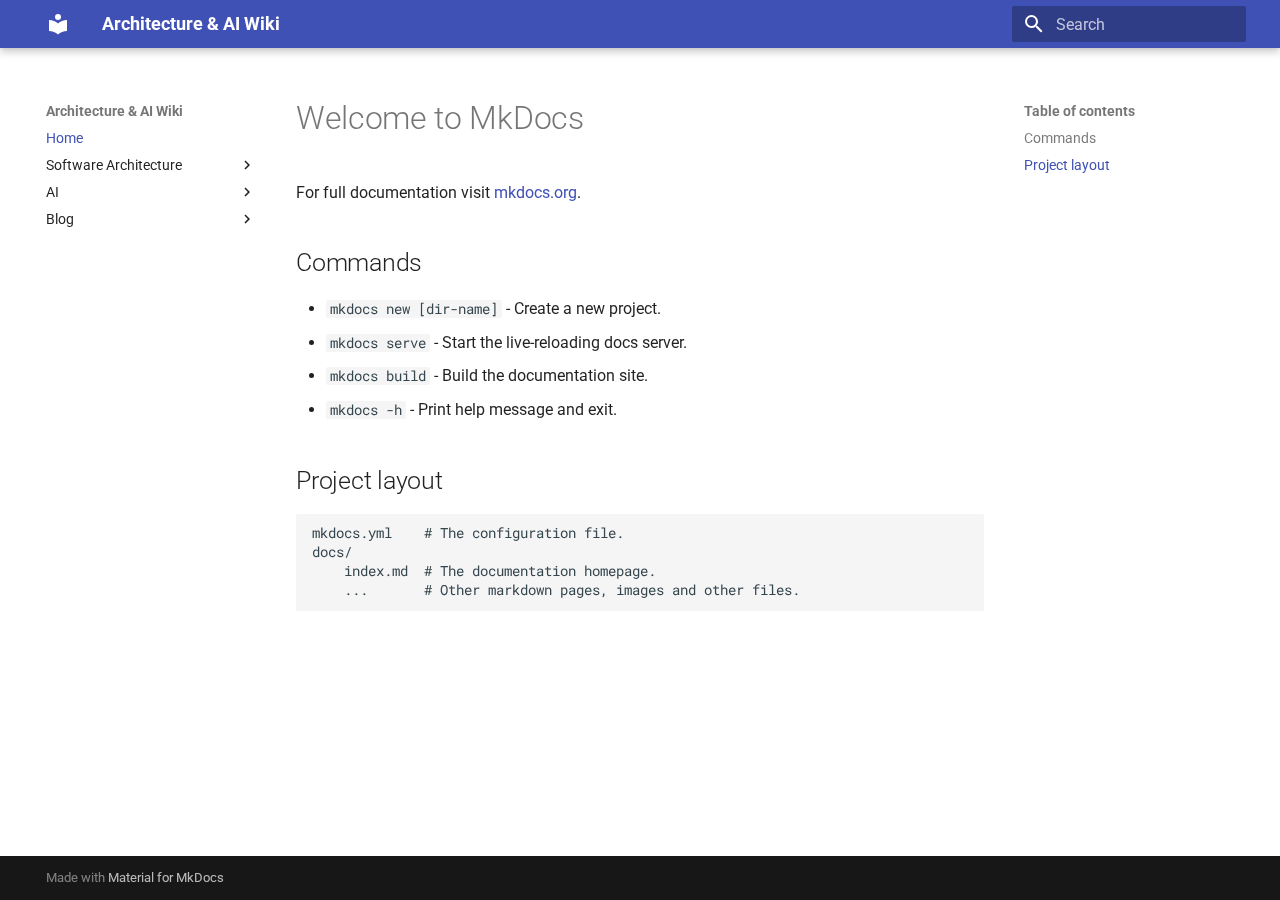
<file: index.html>
<!doctype html>
<html lang="en" class="no-js">
  <head>
    
      <meta charset="utf-8">
      <meta name="viewport" content="width=device-width,initial-scale=1">
      
      
      
      
      
        <link rel="next" href="software-architecture/architectural-views/">
      
      
      <link rel="icon" href="assets/images/favicon.png">
      <meta name="generator" content="mkdocs-1.6.1, mkdocs-material-9.6.14">
    
    
      
        <title>Architecture & AI Wiki</title>
      
    
    
      <link rel="stylesheet" href="assets/stylesheets/main.342714a4.min.css">
      
      


    
    
      
    
    
      
        
        
        <link rel="preconnect" href="https://fonts.gstatic.com" crossorigin>
        <link rel="stylesheet" href="https://fonts.googleapis.com/css?family=Roboto:300,300i,400,400i,700,700i%7CRoboto+Mono:400,400i,700,700i&display=fallback">
        <style>:root{--md-text-font:"Roboto";--md-code-font:"Roboto Mono"}</style>
      
    
    
      <link rel="stylesheet" href="stylesheets/extra.css">
    
    <script>__md_scope=new URL(".",location),__md_hash=e=>[...e].reduce(((e,_)=>(e<<5)-e+_.charCodeAt(0)),0),__md_get=(e,_=localStorage,t=__md_scope)=>JSON.parse(_.getItem(t.pathname+"."+e)),__md_set=(e,_,t=localStorage,a=__md_scope)=>{try{t.setItem(a.pathname+"."+e,JSON.stringify(_))}catch(e){}}</script>
    
      

    
    
    
  </head>
  
  
    <body dir="ltr">
  
    
    <input class="md-toggle" data-md-toggle="drawer" type="checkbox" id="__drawer" autocomplete="off">
    <input class="md-toggle" data-md-toggle="search" type="checkbox" id="__search" autocomplete="off">
    <label class="md-overlay" for="__drawer"></label>
    <div data-md-component="skip">
      
        
        <a href="#welcome-to-mkdocs" class="md-skip">
          Skip to content
        </a>
      
    </div>
    <div data-md-component="announce">
      
    </div>
    
    
      

  

<header class="md-header md-header--shadow" data-md-component="header">
  <nav class="md-header__inner md-grid" aria-label="Header">
    <a href="." title="Architecture &amp; AI Wiki" class="md-header__button md-logo" aria-label="Architecture & AI Wiki" data-md-component="logo">
      
  
  <svg xmlns="http://www.w3.org/2000/svg" viewBox="0 0 24 24"><path d="M12 8a3 3 0 0 0 3-3 3 3 0 0 0-3-3 3 3 0 0 0-3 3 3 3 0 0 0 3 3m0 3.54C9.64 9.35 6.5 8 3 8v11c3.5 0 6.64 1.35 9 3.54 2.36-2.19 5.5-3.54 9-3.54V8c-3.5 0-6.64 1.35-9 3.54"/></svg>

    </a>
    <label class="md-header__button md-icon" for="__drawer">
      
      <svg xmlns="http://www.w3.org/2000/svg" viewBox="0 0 24 24"><path d="M3 6h18v2H3zm0 5h18v2H3zm0 5h18v2H3z"/></svg>
    </label>
    <div class="md-header__title" data-md-component="header-title">
      <div class="md-header__ellipsis">
        <div class="md-header__topic">
          <span class="md-ellipsis">
            Architecture & AI Wiki
          </span>
        </div>
        <div class="md-header__topic" data-md-component="header-topic">
          <span class="md-ellipsis">
            
              Home
            
          </span>
        </div>
      </div>
    </div>
    
    
      <script>var palette=__md_get("__palette");if(palette&&palette.color){if("(prefers-color-scheme)"===palette.color.media){var media=matchMedia("(prefers-color-scheme: light)"),input=document.querySelector(media.matches?"[data-md-color-media='(prefers-color-scheme: light)']":"[data-md-color-media='(prefers-color-scheme: dark)']");palette.color.media=input.getAttribute("data-md-color-media"),palette.color.scheme=input.getAttribute("data-md-color-scheme"),palette.color.primary=input.getAttribute("data-md-color-primary"),palette.color.accent=input.getAttribute("data-md-color-accent")}for(var[key,value]of Object.entries(palette.color))document.body.setAttribute("data-md-color-"+key,value)}</script>
    
    
    
      
      
        <label class="md-header__button md-icon" for="__search">
          
          <svg xmlns="http://www.w3.org/2000/svg" viewBox="0 0 24 24"><path d="M9.5 3A6.5 6.5 0 0 1 16 9.5c0 1.61-.59 3.09-1.56 4.23l.27.27h.79l5 5-1.5 1.5-5-5v-.79l-.27-.27A6.52 6.52 0 0 1 9.5 16 6.5 6.5 0 0 1 3 9.5 6.5 6.5 0 0 1 9.5 3m0 2C7 5 5 7 5 9.5S7 14 9.5 14 14 12 14 9.5 12 5 9.5 5"/></svg>
        </label>
        <div class="md-search" data-md-component="search" role="dialog">
  <label class="md-search__overlay" for="__search"></label>
  <div class="md-search__inner" role="search">
    <form class="md-search__form" name="search">
      <input type="text" class="md-search__input" name="query" aria-label="Search" placeholder="Search" autocapitalize="off" autocorrect="off" autocomplete="off" spellcheck="false" data-md-component="search-query" required>
      <label class="md-search__icon md-icon" for="__search">
        
        <svg xmlns="http://www.w3.org/2000/svg" viewBox="0 0 24 24"><path d="M9.5 3A6.5 6.5 0 0 1 16 9.5c0 1.61-.59 3.09-1.56 4.23l.27.27h.79l5 5-1.5 1.5-5-5v-.79l-.27-.27A6.52 6.52 0 0 1 9.5 16 6.5 6.5 0 0 1 3 9.5 6.5 6.5 0 0 1 9.5 3m0 2C7 5 5 7 5 9.5S7 14 9.5 14 14 12 14 9.5 12 5 9.5 5"/></svg>
        
        <svg xmlns="http://www.w3.org/2000/svg" viewBox="0 0 24 24"><path d="M20 11v2H8l5.5 5.5-1.42 1.42L4.16 12l7.92-7.92L13.5 5.5 8 11z"/></svg>
      </label>
      <nav class="md-search__options" aria-label="Search">
        
        <button type="reset" class="md-search__icon md-icon" title="Clear" aria-label="Clear" tabindex="-1">
          
          <svg xmlns="http://www.w3.org/2000/svg" viewBox="0 0 24 24"><path d="M19 6.41 17.59 5 12 10.59 6.41 5 5 6.41 10.59 12 5 17.59 6.41 19 12 13.41 17.59 19 19 17.59 13.41 12z"/></svg>
        </button>
      </nav>
      
    </form>
    <div class="md-search__output">
      <div class="md-search__scrollwrap" tabindex="0" data-md-scrollfix>
        <div class="md-search-result" data-md-component="search-result">
          <div class="md-search-result__meta">
            Initializing search
          </div>
          <ol class="md-search-result__list" role="presentation"></ol>
        </div>
      </div>
    </div>
  </div>
</div>
      
    
    
  </nav>
  
</header>
    
    <div class="md-container" data-md-component="container">
      
      
        
          
        
      
      <main class="md-main" data-md-component="main">
        <div class="md-main__inner md-grid">
          
            
              
              <div class="md-sidebar md-sidebar--primary" data-md-component="sidebar" data-md-type="navigation" >
                <div class="md-sidebar__scrollwrap">
                  <div class="md-sidebar__inner">
                    



<nav class="md-nav md-nav--primary" aria-label="Navigation" data-md-level="0">
  <label class="md-nav__title" for="__drawer">
    <a href="." title="Architecture &amp; AI Wiki" class="md-nav__button md-logo" aria-label="Architecture & AI Wiki" data-md-component="logo">
      
  
  <svg xmlns="http://www.w3.org/2000/svg" viewBox="0 0 24 24"><path d="M12 8a3 3 0 0 0 3-3 3 3 0 0 0-3-3 3 3 0 0 0-3 3 3 3 0 0 0 3 3m0 3.54C9.64 9.35 6.5 8 3 8v11c3.5 0 6.64 1.35 9 3.54 2.36-2.19 5.5-3.54 9-3.54V8c-3.5 0-6.64 1.35-9 3.54"/></svg>

    </a>
    Architecture & AI Wiki
  </label>
  
  <ul class="md-nav__list" data-md-scrollfix>
    
      
      
  
  
    
  
  
  
    <li class="md-nav__item md-nav__item--active">
      
      <input class="md-nav__toggle md-toggle" type="checkbox" id="__toc">
      
      
        
      
      
        <label class="md-nav__link md-nav__link--active" for="__toc">
          
  
  
  <span class="md-ellipsis">
    Home
    
  </span>
  

          <span class="md-nav__icon md-icon"></span>
        </label>
      
      <a href="." class="md-nav__link md-nav__link--active">
        
  
  
  <span class="md-ellipsis">
    Home
    
  </span>
  

      </a>
      
        

<nav class="md-nav md-nav--secondary" aria-label="Table of contents">
  
  
  
    
  
  
    <label class="md-nav__title" for="__toc">
      <span class="md-nav__icon md-icon"></span>
      Table of contents
    </label>
    <ul class="md-nav__list" data-md-component="toc" data-md-scrollfix>
      
        <li class="md-nav__item">
  <a href="#commands" class="md-nav__link">
    <span class="md-ellipsis">
      Commands
    </span>
  </a>
  
</li>
      
        <li class="md-nav__item">
  <a href="#project-layout" class="md-nav__link">
    <span class="md-ellipsis">
      Project layout
    </span>
  </a>
  
</li>
      
    </ul>
  
</nav>
      
    </li>
  

    
      
      
  
  
  
  
    
    
    
    
    
    <li class="md-nav__item md-nav__item--nested">
      
        
        
        <input class="md-nav__toggle md-toggle " type="checkbox" id="__nav_2" >
        
          
          <label class="md-nav__link" for="__nav_2" id="__nav_2_label" tabindex="0">
            
  
  
  <span class="md-ellipsis">
    Software Architecture
    
  </span>
  

            <span class="md-nav__icon md-icon"></span>
          </label>
        
        <nav class="md-nav" data-md-level="1" aria-labelledby="__nav_2_label" aria-expanded="false">
          <label class="md-nav__title" for="__nav_2">
            <span class="md-nav__icon md-icon"></span>
            Software Architecture
          </label>
          <ul class="md-nav__list" data-md-scrollfix>
            
              
                
  
  
  
  
    <li class="md-nav__item">
      <a href="software-architecture/architectural-views/" class="md-nav__link">
        
  
  
  <span class="md-ellipsis">
    Architerual Views
    
  </span>
  

      </a>
    </li>
  

              
            
              
                
  
  
  
  
    <li class="md-nav__item">
      <a href="software-architecture/design-principles/" class="md-nav__link">
        
  
  
  <span class="md-ellipsis">
    Design Principles
    
  </span>
  

      </a>
    </li>
  

              
            
              
                
  
  
  
  
    
    
    
    
    
    <li class="md-nav__item md-nav__item--nested">
      
        
        
        <input class="md-nav__toggle md-toggle " type="checkbox" id="__nav_2_3" >
        
          
          <label class="md-nav__link" for="__nav_2_3" id="__nav_2_3_label" tabindex="0">
            
  
  
  <span class="md-ellipsis">
    Patterns
    
  </span>
  

            <span class="md-nav__icon md-icon"></span>
          </label>
        
        <nav class="md-nav" data-md-level="2" aria-labelledby="__nav_2_3_label" aria-expanded="false">
          <label class="md-nav__title" for="__nav_2_3">
            <span class="md-nav__icon md-icon"></span>
            Patterns
          </label>
          <ul class="md-nav__list" data-md-scrollfix>
            
              
                
  
  
  
  
    <li class="md-nav__item">
      <a href="software-architecture/patterns/microservices/" class="md-nav__link">
        
  
  
  <span class="md-ellipsis">
    Microservices
    
  </span>
  

      </a>
    </li>
  

              
            
              
                
  
  
  
  
    <li class="md-nav__item">
      <a href="software-architecture/patterns/layered/" class="md-nav__link">
        
  
  
  <span class="md-ellipsis">
    Layered
    
  </span>
  

      </a>
    </li>
  

              
            
          </ul>
        </nav>
      
    </li>
  

              
            
          </ul>
        </nav>
      
    </li>
  

    
      
      
  
  
  
  
    
    
    
    
    
    <li class="md-nav__item md-nav__item--nested">
      
        
        
        <input class="md-nav__toggle md-toggle " type="checkbox" id="__nav_3" >
        
          
          <label class="md-nav__link" for="__nav_3" id="__nav_3_label" tabindex="0">
            
  
  
  <span class="md-ellipsis">
    AI
    
  </span>
  

            <span class="md-nav__icon md-icon"></span>
          </label>
        
        <nav class="md-nav" data-md-level="1" aria-labelledby="__nav_3_label" aria-expanded="false">
          <label class="md-nav__title" for="__nav_3">
            <span class="md-nav__icon md-icon"></span>
            AI
          </label>
          <ul class="md-nav__list" data-md-scrollfix>
            
              
                
  
  
  
  
    <li class="md-nav__item">
      <a href="ai/prompt-engineering/" class="md-nav__link">
        
  
  
  <span class="md-ellipsis">
    Prompt Engineering
    
  </span>
  

      </a>
    </li>
  

              
            
              
                
  
  
  
  
    <li class="md-nav__item">
      <a href="ai/context-engineering/" class="md-nav__link">
        
  
  
  <span class="md-ellipsis">
    Context Engineering
    
  </span>
  

      </a>
    </li>
  

              
            
              
                
  
  
  
  
    <li class="md-nav__item">
      <a href="ai/types-of-prompts/" class="md-nav__link">
        
  
  
  <span class="md-ellipsis">
    Types of Prompts
    
  </span>
  

      </a>
    </li>
  

              
            
              
                
  
  
  
  
    
    
    
    
    
    <li class="md-nav__item md-nav__item--nested">
      
        
        
        <input class="md-nav__toggle md-toggle " type="checkbox" id="__nav_3_4" >
        
          
          <label class="md-nav__link" for="__nav_3_4" id="__nav_3_4_label" tabindex="0">
            
  
  
  <span class="md-ellipsis">
    Model Context Protocols
    
  </span>
  

            <span class="md-nav__icon md-icon"></span>
          </label>
        
        <nav class="md-nav" data-md-level="2" aria-labelledby="__nav_3_4_label" aria-expanded="false">
          <label class="md-nav__title" for="__nav_3_4">
            <span class="md-nav__icon md-icon"></span>
            Model Context Protocols
          </label>
          <ul class="md-nav__list" data-md-scrollfix>
            
              
                
  
  
  
  
    <li class="md-nav__item">
      <a href="ai/model-context-protocols/overview/" class="md-nav__link">
        
  
  
  <span class="md-ellipsis">
    Overview
    
  </span>
  

      </a>
    </li>
  

              
            
              
                
  
  
  
  
    <li class="md-nav__item">
      <a href="ai/model-context-protocols/use-cases/" class="md-nav__link">
        
  
  
  <span class="md-ellipsis">
    Use Cases
    
  </span>
  

      </a>
    </li>
  

              
            
              
                
  
  
  
  
    <li class="md-nav__item">
      <a href="ai/model-context-protocols/Sample%20AI-Application-with-MCP/" class="md-nav__link">
        
  
  
  <span class="md-ellipsis">
    Sample AI Application
    
  </span>
  

      </a>
    </li>
  

              
            
          </ul>
        </nav>
      
    </li>
  

              
            
          </ul>
        </nav>
      
    </li>
  

    
      
      
  
  
  
  
    
    
    
    
    
    <li class="md-nav__item md-nav__item--nested">
      
        
        
        <input class="md-nav__toggle md-toggle " type="checkbox" id="__nav_4" >
        
          
          <label class="md-nav__link" for="__nav_4" id="__nav_4_label" tabindex="0">
            
  
  
  <span class="md-ellipsis">
    Blog
    
  </span>
  

            <span class="md-nav__icon md-icon"></span>
          </label>
        
        <nav class="md-nav" data-md-level="1" aria-labelledby="__nav_4_label" aria-expanded="false">
          <label class="md-nav__title" for="__nav_4">
            <span class="md-nav__icon md-icon"></span>
            Blog
          </label>
          <ul class="md-nav__list" data-md-scrollfix>
            
              
                
  
  
  
  
    <li class="md-nav__item">
      <a href="blog/2025-06-01-why-event-driven-architecture-scales/" class="md-nav__link">
        
  
  
  <span class="md-ellipsis">
    2025-06-01
    
  </span>
  

      </a>
    </li>
  

              
            
          </ul>
        </nav>
      
    </li>
  

    
  </ul>
</nav>
                  </div>
                </div>
              </div>
            
            
              
              <div class="md-sidebar md-sidebar--secondary" data-md-component="sidebar" data-md-type="toc" >
                <div class="md-sidebar__scrollwrap">
                  <div class="md-sidebar__inner">
                    

<nav class="md-nav md-nav--secondary" aria-label="Table of contents">
  
  
  
    
  
  
    <label class="md-nav__title" for="__toc">
      <span class="md-nav__icon md-icon"></span>
      Table of contents
    </label>
    <ul class="md-nav__list" data-md-component="toc" data-md-scrollfix>
      
        <li class="md-nav__item">
  <a href="#commands" class="md-nav__link">
    <span class="md-ellipsis">
      Commands
    </span>
  </a>
  
</li>
      
        <li class="md-nav__item">
  <a href="#project-layout" class="md-nav__link">
    <span class="md-ellipsis">
      Project layout
    </span>
  </a>
  
</li>
      
    </ul>
  
</nav>
                  </div>
                </div>
              </div>
            
          
          
            <div class="md-content" data-md-component="content">
              <article class="md-content__inner md-typeset">
                
                  



<h1 id="welcome-to-mkdocs">Welcome to MkDocs</h1>
<p>For full documentation visit <a href="https://www.mkdocs.org">mkdocs.org</a>.</p>
<h2 id="commands">Commands</h2>
<ul>
<li><code>mkdocs new [dir-name]</code> - Create a new project.</li>
<li><code>mkdocs serve</code> - Start the live-reloading docs server.</li>
<li><code>mkdocs build</code> - Build the documentation site.</li>
<li><code>mkdocs -h</code> - Print help message and exit.</li>
</ul>
<h2 id="project-layout">Project layout</h2>
<pre><code>mkdocs.yml    # The configuration file.
docs/
    index.md  # The documentation homepage.
    ...       # Other markdown pages, images and other files.
</code></pre>












                
              </article>
            </div>
          
          
<script>var target=document.getElementById(location.hash.slice(1));target&&target.name&&(target.checked=target.name.startsWith("__tabbed_"))</script>
        </div>
        
      </main>
      
        <footer class="md-footer">
  
  <div class="md-footer-meta md-typeset">
    <div class="md-footer-meta__inner md-grid">
      <div class="md-copyright">
  
  
    Made with
    <a href="https://squidfunk.github.io/mkdocs-material/" target="_blank" rel="noopener">
      Material for MkDocs
    </a>
  
</div>
      
    </div>
  </div>
</footer>
      
    </div>
    <div class="md-dialog" data-md-component="dialog">
      <div class="md-dialog__inner md-typeset"></div>
    </div>
    
    
    
      
      <script id="__config" type="application/json">{"base": ".", "features": [], "search": "assets/javascripts/workers/search.d50fe291.min.js", "tags": null, "translations": {"clipboard.copied": "Copied to clipboard", "clipboard.copy": "Copy to clipboard", "search.result.more.one": "1 more on this page", "search.result.more.other": "# more on this page", "search.result.none": "No matching documents", "search.result.one": "1 matching document", "search.result.other": "# matching documents", "search.result.placeholder": "Type to start searching", "search.result.term.missing": "Missing", "select.version": "Select version"}, "version": null}</script>
    
    
      <script src="assets/javascripts/bundle.13a4f30d.min.js"></script>
      
    
  </body>
</html>
</file>
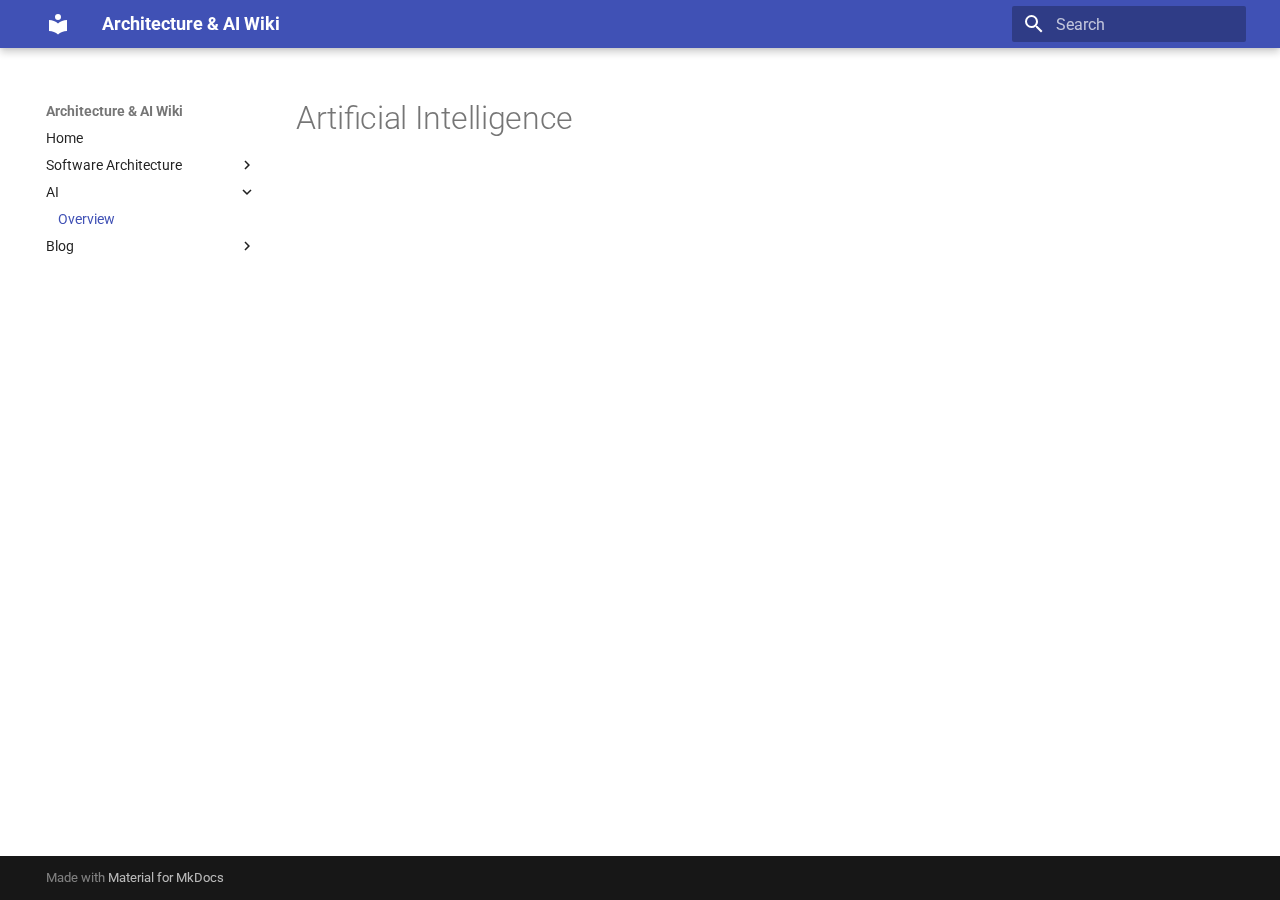
<file: ai/index.html>
<!doctype html>
<html lang="en" class="no-js">
  <head>
    
      <meta charset="utf-8">
      <meta name="viewport" content="width=device-width,initial-scale=1">
      
      
      
      
        <link rel="prev" href="../software-architecture/patterns/layered/">
      
      
        <link rel="next" href="../blog/2025-06-01-why-event-driven-architecture-scales/">
      
      
      <link rel="icon" href="../assets/images/favicon.png">
      <meta name="generator" content="mkdocs-1.6.1, mkdocs-material-9.6.14">
    
    
      
        <title>Overview - Architecture & AI Wiki</title>
      
    
    
      <link rel="stylesheet" href="../assets/stylesheets/main.342714a4.min.css">
      
      


    
    
      
    
    
      
        
        
        <link rel="preconnect" href="https://fonts.gstatic.com" crossorigin>
        <link rel="stylesheet" href="https://fonts.googleapis.com/css?family=Roboto:300,300i,400,400i,700,700i%7CRoboto+Mono:400,400i,700,700i&display=fallback">
        <style>:root{--md-text-font:"Roboto";--md-code-font:"Roboto Mono"}</style>
      
    
    
    <script>__md_scope=new URL("..",location),__md_hash=e=>[...e].reduce(((e,_)=>(e<<5)-e+_.charCodeAt(0)),0),__md_get=(e,_=localStorage,t=__md_scope)=>JSON.parse(_.getItem(t.pathname+"."+e)),__md_set=(e,_,t=localStorage,a=__md_scope)=>{try{t.setItem(a.pathname+"."+e,JSON.stringify(_))}catch(e){}}</script>
    
      

    
    
    
  </head>
  
  
    <body dir="ltr">
  
    
    <input class="md-toggle" data-md-toggle="drawer" type="checkbox" id="__drawer" autocomplete="off">
    <input class="md-toggle" data-md-toggle="search" type="checkbox" id="__search" autocomplete="off">
    <label class="md-overlay" for="__drawer"></label>
    <div data-md-component="skip">
      
        
        <a href="#artificial-intelligence" class="md-skip">
          Skip to content
        </a>
      
    </div>
    <div data-md-component="announce">
      
    </div>
    
    
      

  

<header class="md-header md-header--shadow" data-md-component="header">
  <nav class="md-header__inner md-grid" aria-label="Header">
    <a href=".." title="Architecture &amp; AI Wiki" class="md-header__button md-logo" aria-label="Architecture & AI Wiki" data-md-component="logo">
      
  
  <svg xmlns="http://www.w3.org/2000/svg" viewBox="0 0 24 24"><path d="M12 8a3 3 0 0 0 3-3 3 3 0 0 0-3-3 3 3 0 0 0-3 3 3 3 0 0 0 3 3m0 3.54C9.64 9.35 6.5 8 3 8v11c3.5 0 6.64 1.35 9 3.54 2.36-2.19 5.5-3.54 9-3.54V8c-3.5 0-6.64 1.35-9 3.54"/></svg>

    </a>
    <label class="md-header__button md-icon" for="__drawer">
      
      <svg xmlns="http://www.w3.org/2000/svg" viewBox="0 0 24 24"><path d="M3 6h18v2H3zm0 5h18v2H3zm0 5h18v2H3z"/></svg>
    </label>
    <div class="md-header__title" data-md-component="header-title">
      <div class="md-header__ellipsis">
        <div class="md-header__topic">
          <span class="md-ellipsis">
            Architecture & AI Wiki
          </span>
        </div>
        <div class="md-header__topic" data-md-component="header-topic">
          <span class="md-ellipsis">
            
              Overview
            
          </span>
        </div>
      </div>
    </div>
    
    
      <script>var palette=__md_get("__palette");if(palette&&palette.color){if("(prefers-color-scheme)"===palette.color.media){var media=matchMedia("(prefers-color-scheme: light)"),input=document.querySelector(media.matches?"[data-md-color-media='(prefers-color-scheme: light)']":"[data-md-color-media='(prefers-color-scheme: dark)']");palette.color.media=input.getAttribute("data-md-color-media"),palette.color.scheme=input.getAttribute("data-md-color-scheme"),palette.color.primary=input.getAttribute("data-md-color-primary"),palette.color.accent=input.getAttribute("data-md-color-accent")}for(var[key,value]of Object.entries(palette.color))document.body.setAttribute("data-md-color-"+key,value)}</script>
    
    
    
      
      
        <label class="md-header__button md-icon" for="__search">
          
          <svg xmlns="http://www.w3.org/2000/svg" viewBox="0 0 24 24"><path d="M9.5 3A6.5 6.5 0 0 1 16 9.5c0 1.61-.59 3.09-1.56 4.23l.27.27h.79l5 5-1.5 1.5-5-5v-.79l-.27-.27A6.52 6.52 0 0 1 9.5 16 6.5 6.5 0 0 1 3 9.5 6.5 6.5 0 0 1 9.5 3m0 2C7 5 5 7 5 9.5S7 14 9.5 14 14 12 14 9.5 12 5 9.5 5"/></svg>
        </label>
        <div class="md-search" data-md-component="search" role="dialog">
  <label class="md-search__overlay" for="__search"></label>
  <div class="md-search__inner" role="search">
    <form class="md-search__form" name="search">
      <input type="text" class="md-search__input" name="query" aria-label="Search" placeholder="Search" autocapitalize="off" autocorrect="off" autocomplete="off" spellcheck="false" data-md-component="search-query" required>
      <label class="md-search__icon md-icon" for="__search">
        
        <svg xmlns="http://www.w3.org/2000/svg" viewBox="0 0 24 24"><path d="M9.5 3A6.5 6.5 0 0 1 16 9.5c0 1.61-.59 3.09-1.56 4.23l.27.27h.79l5 5-1.5 1.5-5-5v-.79l-.27-.27A6.52 6.52 0 0 1 9.5 16 6.5 6.5 0 0 1 3 9.5 6.5 6.5 0 0 1 9.5 3m0 2C7 5 5 7 5 9.5S7 14 9.5 14 14 12 14 9.5 12 5 9.5 5"/></svg>
        
        <svg xmlns="http://www.w3.org/2000/svg" viewBox="0 0 24 24"><path d="M20 11v2H8l5.5 5.5-1.42 1.42L4.16 12l7.92-7.92L13.5 5.5 8 11z"/></svg>
      </label>
      <nav class="md-search__options" aria-label="Search">
        
        <button type="reset" class="md-search__icon md-icon" title="Clear" aria-label="Clear" tabindex="-1">
          
          <svg xmlns="http://www.w3.org/2000/svg" viewBox="0 0 24 24"><path d="M19 6.41 17.59 5 12 10.59 6.41 5 5 6.41 10.59 12 5 17.59 6.41 19 12 13.41 17.59 19 19 17.59 13.41 12z"/></svg>
        </button>
      </nav>
      
    </form>
    <div class="md-search__output">
      <div class="md-search__scrollwrap" tabindex="0" data-md-scrollfix>
        <div class="md-search-result" data-md-component="search-result">
          <div class="md-search-result__meta">
            Initializing search
          </div>
          <ol class="md-search-result__list" role="presentation"></ol>
        </div>
      </div>
    </div>
  </div>
</div>
      
    
    
  </nav>
  
</header>
    
    <div class="md-container" data-md-component="container">
      
      
        
          
        
      
      <main class="md-main" data-md-component="main">
        <div class="md-main__inner md-grid">
          
            
              
              <div class="md-sidebar md-sidebar--primary" data-md-component="sidebar" data-md-type="navigation" >
                <div class="md-sidebar__scrollwrap">
                  <div class="md-sidebar__inner">
                    



<nav class="md-nav md-nav--primary" aria-label="Navigation" data-md-level="0">
  <label class="md-nav__title" for="__drawer">
    <a href=".." title="Architecture &amp; AI Wiki" class="md-nav__button md-logo" aria-label="Architecture & AI Wiki" data-md-component="logo">
      
  
  <svg xmlns="http://www.w3.org/2000/svg" viewBox="0 0 24 24"><path d="M12 8a3 3 0 0 0 3-3 3 3 0 0 0-3-3 3 3 0 0 0-3 3 3 3 0 0 0 3 3m0 3.54C9.64 9.35 6.5 8 3 8v11c3.5 0 6.64 1.35 9 3.54 2.36-2.19 5.5-3.54 9-3.54V8c-3.5 0-6.64 1.35-9 3.54"/></svg>

    </a>
    Architecture & AI Wiki
  </label>
  
  <ul class="md-nav__list" data-md-scrollfix>
    
      
      
  
  
  
  
    <li class="md-nav__item">
      <a href=".." class="md-nav__link">
        
  
  
  <span class="md-ellipsis">
    Home
    
  </span>
  

      </a>
    </li>
  

    
      
      
  
  
  
  
    
    
    
    
    
    <li class="md-nav__item md-nav__item--nested">
      
        
        
        <input class="md-nav__toggle md-toggle " type="checkbox" id="__nav_2" >
        
          
          <label class="md-nav__link" for="__nav_2" id="__nav_2_label" tabindex="0">
            
  
  
  <span class="md-ellipsis">
    Software Architecture
    
  </span>
  

            <span class="md-nav__icon md-icon"></span>
          </label>
        
        <nav class="md-nav" data-md-level="1" aria-labelledby="__nav_2_label" aria-expanded="false">
          <label class="md-nav__title" for="__nav_2">
            <span class="md-nav__icon md-icon"></span>
            Software Architecture
          </label>
          <ul class="md-nav__list" data-md-scrollfix>
            
              
                
  
  
  
  
    <li class="md-nav__item">
      <a href="../software-architecture/" class="md-nav__link">
        
  
  
  <span class="md-ellipsis">
    Overview
    
  </span>
  

      </a>
    </li>
  

              
            
              
                
  
  
  
  
    <li class="md-nav__item">
      <a href="../software-architecture/design-principles/" class="md-nav__link">
        
  
  
  <span class="md-ellipsis">
    Design Principles
    
  </span>
  

      </a>
    </li>
  

              
            
              
                
  
  
  
  
    
    
    
    
    
    <li class="md-nav__item md-nav__item--nested">
      
        
        
        <input class="md-nav__toggle md-toggle " type="checkbox" id="__nav_2_3" >
        
          
          <label class="md-nav__link" for="__nav_2_3" id="__nav_2_3_label" tabindex="0">
            
  
  
  <span class="md-ellipsis">
    Patterns
    
  </span>
  

            <span class="md-nav__icon md-icon"></span>
          </label>
        
        <nav class="md-nav" data-md-level="2" aria-labelledby="__nav_2_3_label" aria-expanded="false">
          <label class="md-nav__title" for="__nav_2_3">
            <span class="md-nav__icon md-icon"></span>
            Patterns
          </label>
          <ul class="md-nav__list" data-md-scrollfix>
            
              
                
  
  
  
  
    <li class="md-nav__item">
      <a href="../software-architecture/patterns/microservices/" class="md-nav__link">
        
  
  
  <span class="md-ellipsis">
    Microservices
    
  </span>
  

      </a>
    </li>
  

              
            
              
                
  
  
  
  
    <li class="md-nav__item">
      <a href="../software-architecture/patterns/layered/" class="md-nav__link">
        
  
  
  <span class="md-ellipsis">
    Layered
    
  </span>
  

      </a>
    </li>
  

              
            
          </ul>
        </nav>
      
    </li>
  

              
            
          </ul>
        </nav>
      
    </li>
  

    
      
      
  
  
    
  
  
  
    
    
    
    
    
    <li class="md-nav__item md-nav__item--active md-nav__item--nested">
      
        
        
        <input class="md-nav__toggle md-toggle " type="checkbox" id="__nav_3" checked>
        
          
          <label class="md-nav__link" for="__nav_3" id="__nav_3_label" tabindex="0">
            
  
  
  <span class="md-ellipsis">
    AI
    
  </span>
  

            <span class="md-nav__icon md-icon"></span>
          </label>
        
        <nav class="md-nav" data-md-level="1" aria-labelledby="__nav_3_label" aria-expanded="true">
          <label class="md-nav__title" for="__nav_3">
            <span class="md-nav__icon md-icon"></span>
            AI
          </label>
          <ul class="md-nav__list" data-md-scrollfix>
            
              
                
  
  
    
  
  
  
    <li class="md-nav__item md-nav__item--active">
      
      <input class="md-nav__toggle md-toggle" type="checkbox" id="__toc">
      
      
        
      
      
      <a href="./" class="md-nav__link md-nav__link--active">
        
  
  
  <span class="md-ellipsis">
    Overview
    
  </span>
  

      </a>
      
    </li>
  

              
            
          </ul>
        </nav>
      
    </li>
  

    
      
      
  
  
  
  
    
    
    
    
    
    <li class="md-nav__item md-nav__item--nested">
      
        
        
        <input class="md-nav__toggle md-toggle " type="checkbox" id="__nav_4" >
        
          
          <label class="md-nav__link" for="__nav_4" id="__nav_4_label" tabindex="0">
            
  
  
  <span class="md-ellipsis">
    Blog
    
  </span>
  

            <span class="md-nav__icon md-icon"></span>
          </label>
        
        <nav class="md-nav" data-md-level="1" aria-labelledby="__nav_4_label" aria-expanded="false">
          <label class="md-nav__title" for="__nav_4">
            <span class="md-nav__icon md-icon"></span>
            Blog
          </label>
          <ul class="md-nav__list" data-md-scrollfix>
            
              
                
  
  
  
  
    <li class="md-nav__item">
      <a href="../blog/2025-06-01-why-event-driven-architecture-scales/" class="md-nav__link">
        
  
  
  <span class="md-ellipsis">
    2025-06-01
    
  </span>
  

      </a>
    </li>
  

              
            
          </ul>
        </nav>
      
    </li>
  

    
  </ul>
</nav>
                  </div>
                </div>
              </div>
            
            
              
              <div class="md-sidebar md-sidebar--secondary" data-md-component="sidebar" data-md-type="toc" >
                <div class="md-sidebar__scrollwrap">
                  <div class="md-sidebar__inner">
                    

<nav class="md-nav md-nav--secondary" aria-label="Table of contents">
  
  
  
    
  
  
</nav>
                  </div>
                </div>
              </div>
            
          
          
            <div class="md-content" data-md-component="content">
              <article class="md-content__inner md-typeset">
                
                  



<h1 id="artificial-intelligence">Artificial Intelligence</h1>












                
              </article>
            </div>
          
          
<script>var target=document.getElementById(location.hash.slice(1));target&&target.name&&(target.checked=target.name.startsWith("__tabbed_"))</script>
        </div>
        
      </main>
      
        <footer class="md-footer">
  
  <div class="md-footer-meta md-typeset">
    <div class="md-footer-meta__inner md-grid">
      <div class="md-copyright">
  
  
    Made with
    <a href="https://squidfunk.github.io/mkdocs-material/" target="_blank" rel="noopener">
      Material for MkDocs
    </a>
  
</div>
      
    </div>
  </div>
</footer>
      
    </div>
    <div class="md-dialog" data-md-component="dialog">
      <div class="md-dialog__inner md-typeset"></div>
    </div>
    
    
    
      
      <script id="__config" type="application/json">{"base": "..", "features": [], "search": "../assets/javascripts/workers/search.d50fe291.min.js", "tags": null, "translations": {"clipboard.copied": "Copied to clipboard", "clipboard.copy": "Copy to clipboard", "search.result.more.one": "1 more on this page", "search.result.more.other": "# more on this page", "search.result.none": "No matching documents", "search.result.one": "1 matching document", "search.result.other": "# matching documents", "search.result.placeholder": "Type to start searching", "search.result.term.missing": "Missing", "select.version": "Select version"}, "version": null}</script>
    
    
      <script src="../assets/javascripts/bundle.13a4f30d.min.js"></script>
      
    
  </body>
</html>
</file>
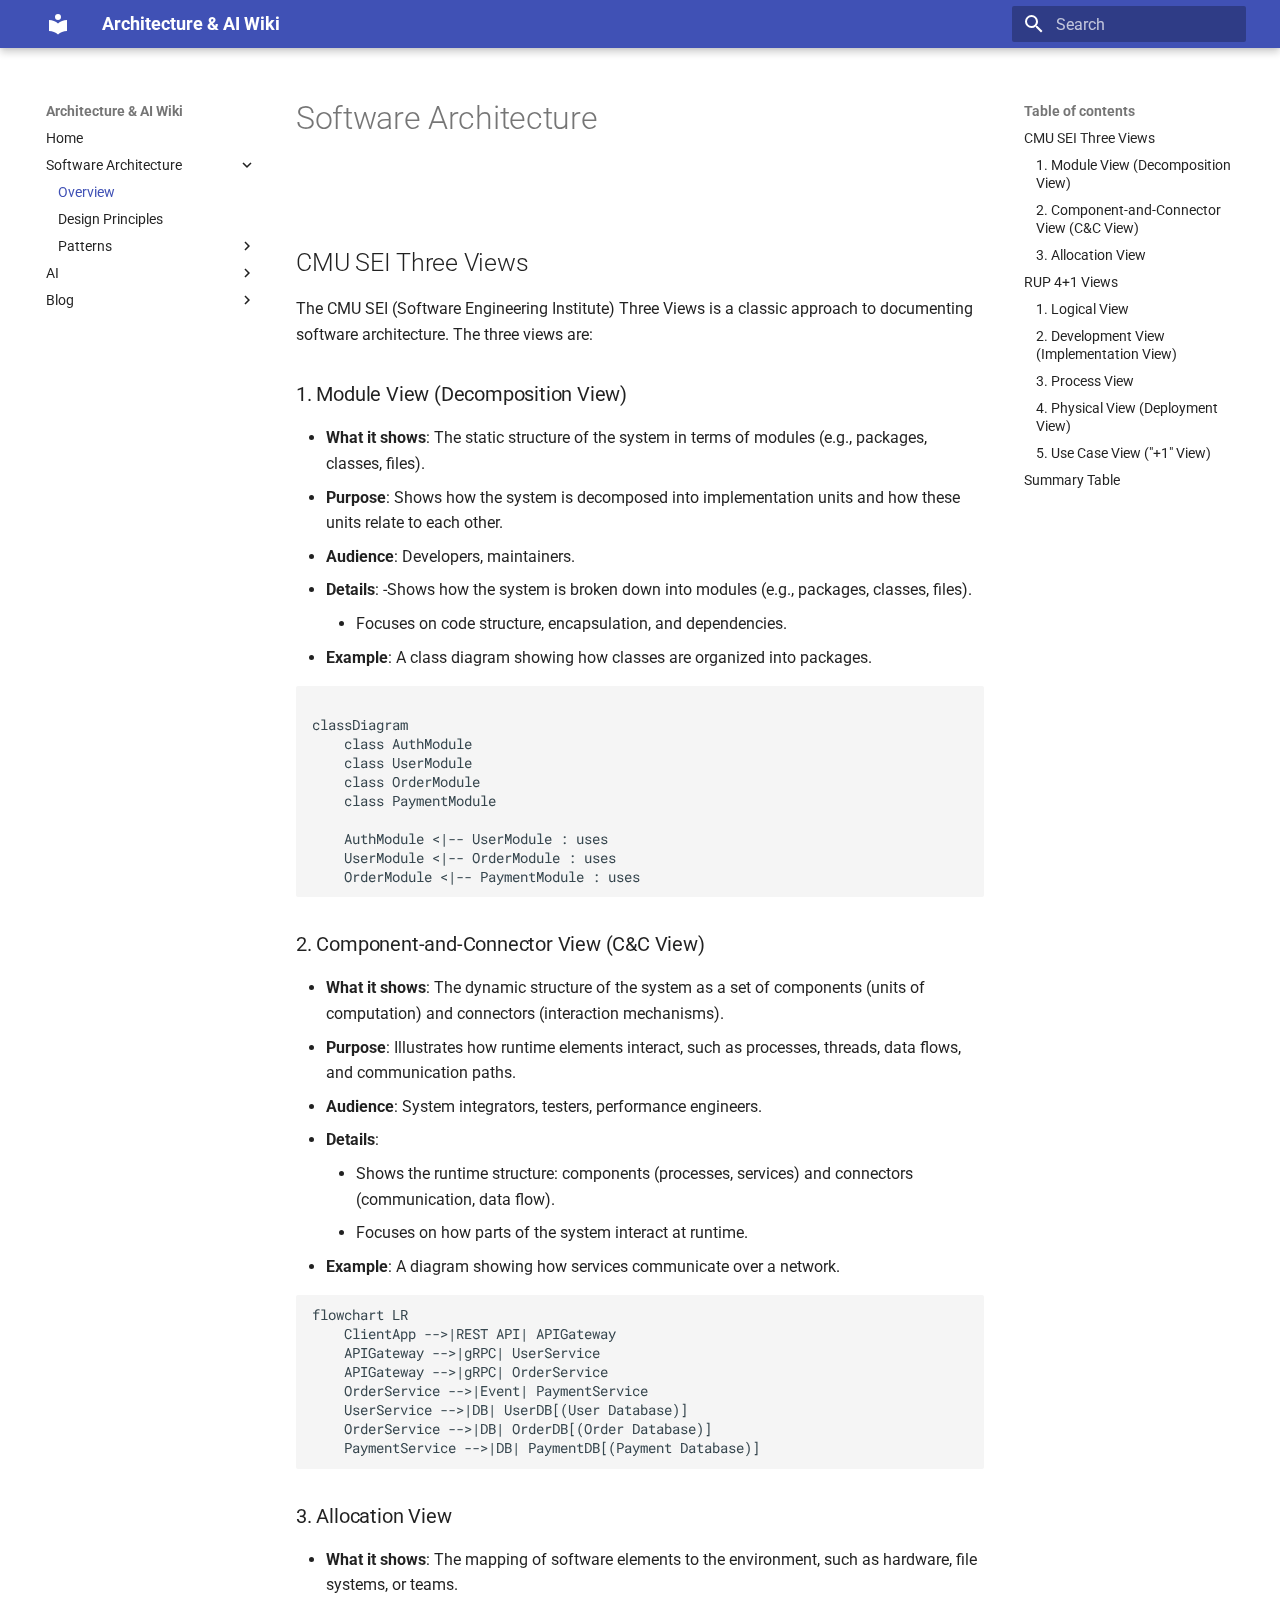
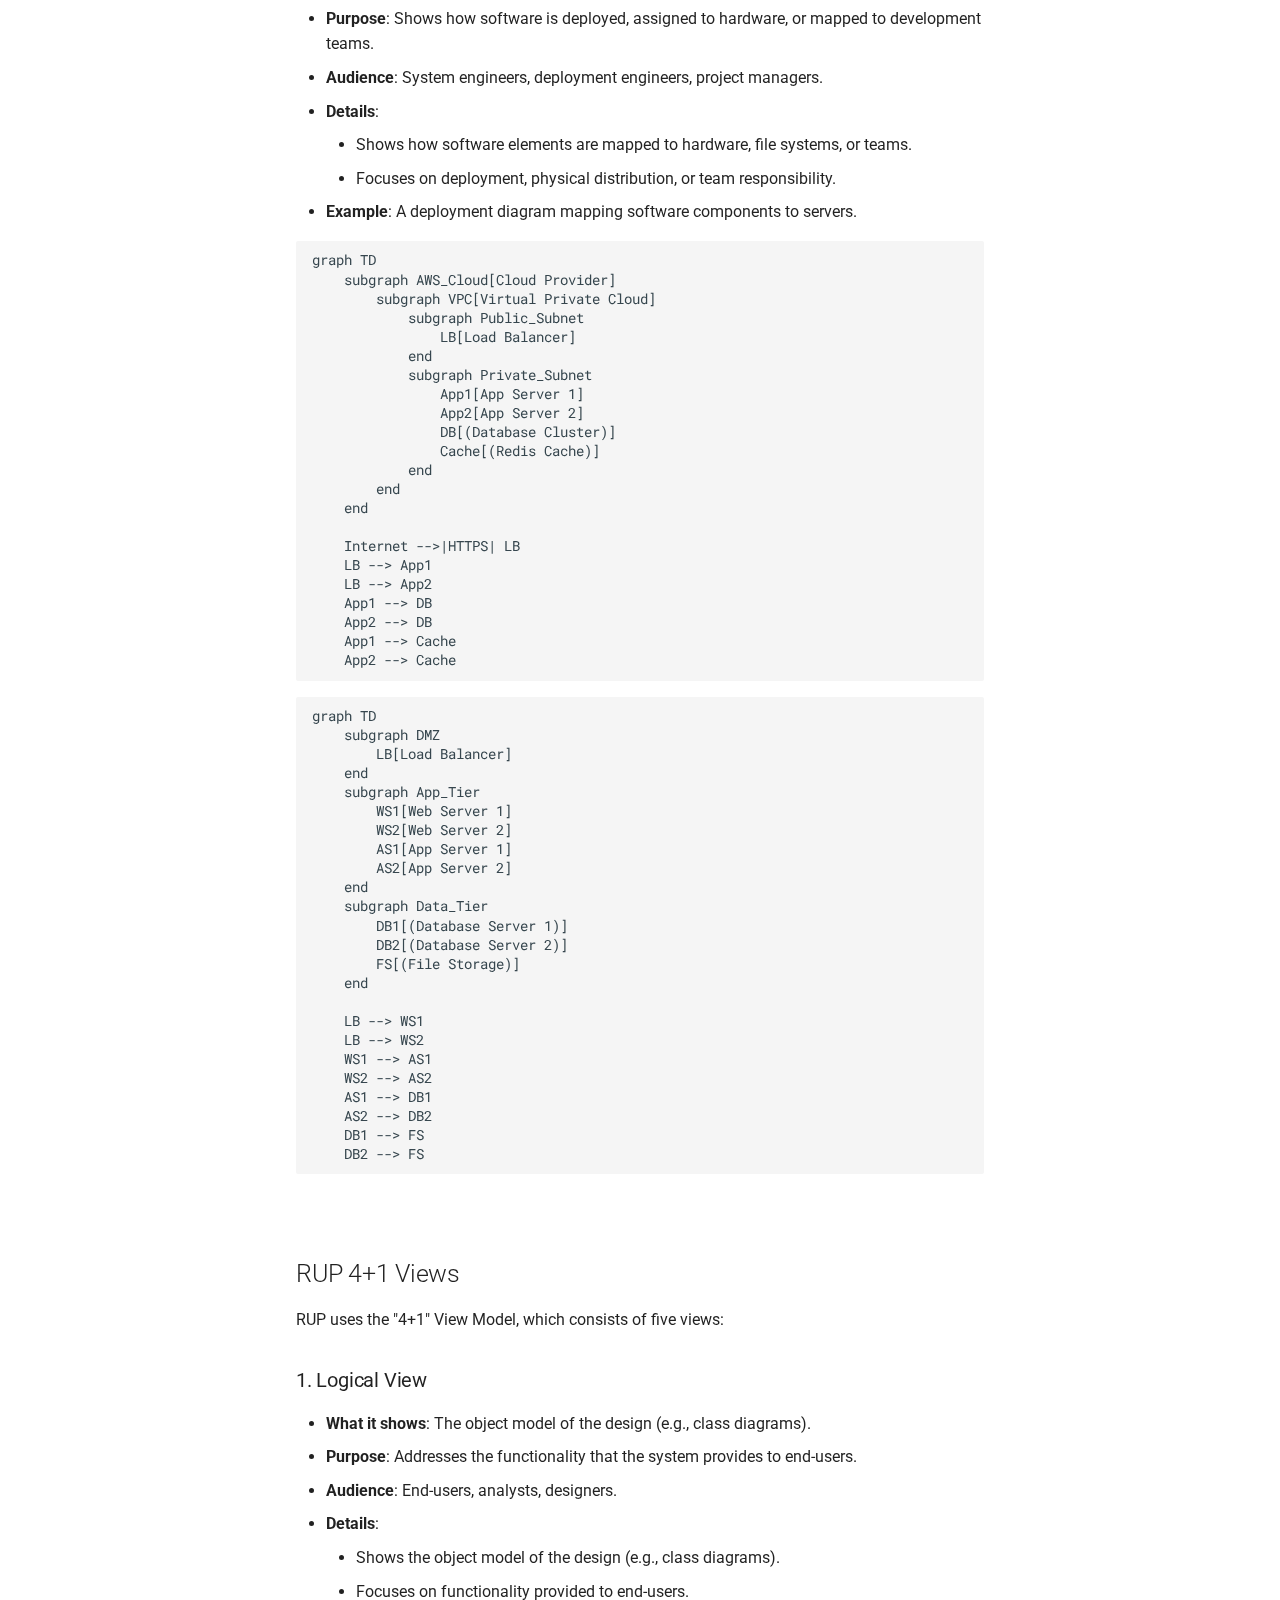
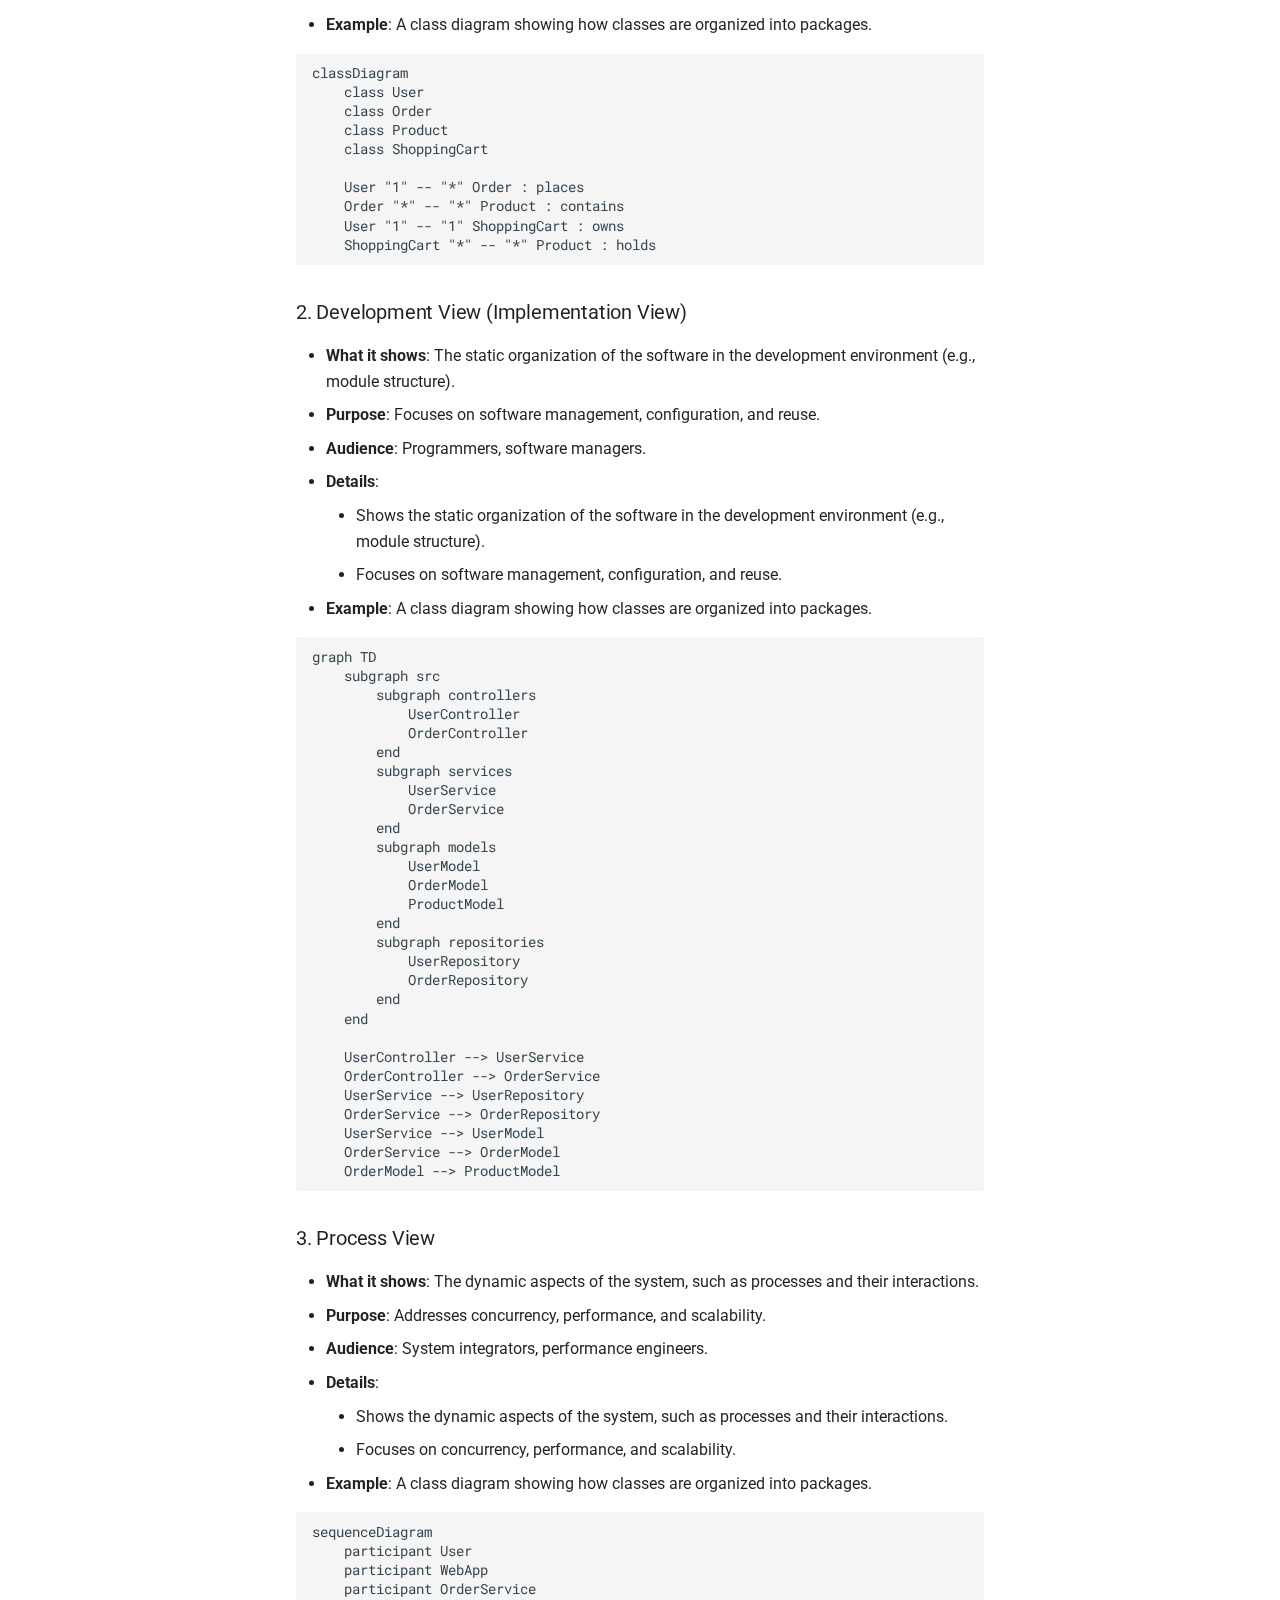
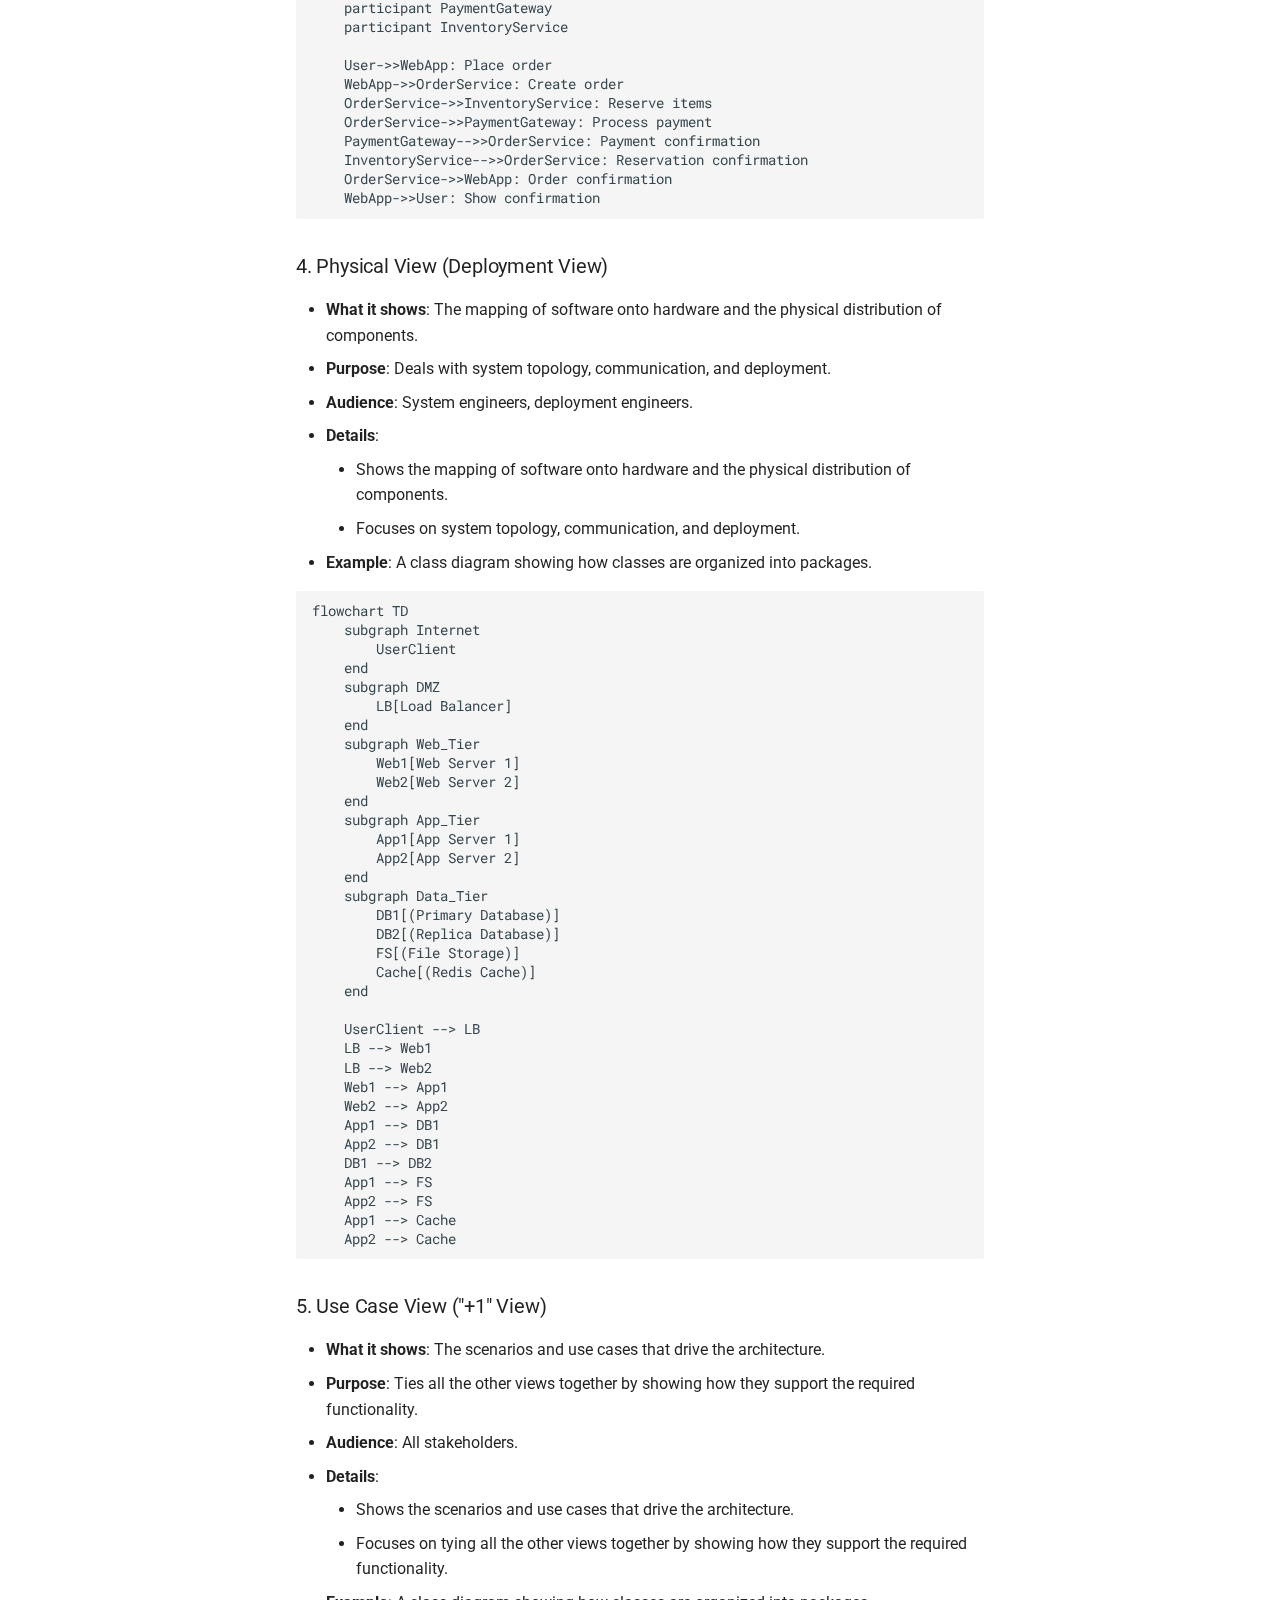
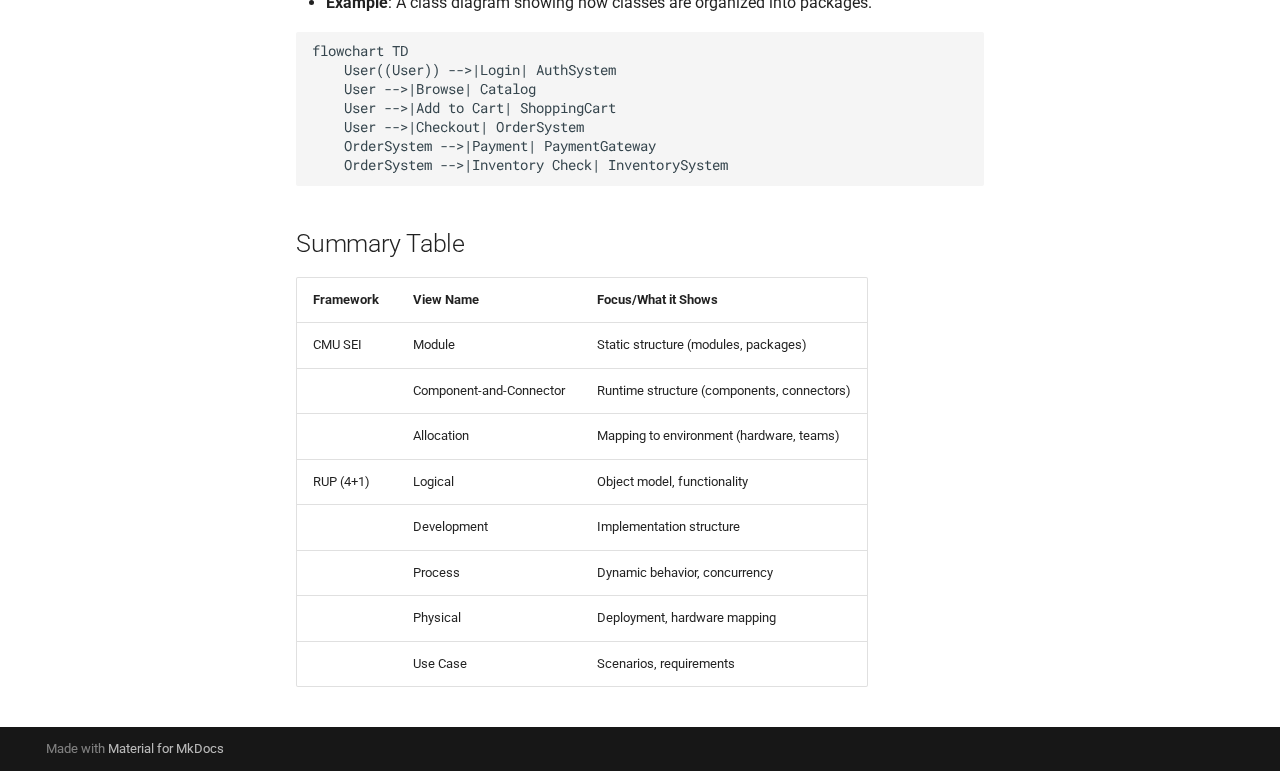
<file: software-architecture/index.html>
<!doctype html>
<html lang="en" class="no-js">
  <head>
    
      <meta charset="utf-8">
      <meta name="viewport" content="width=device-width,initial-scale=1">
      
      
      
      
        <link rel="prev" href="..">
      
      
        <link rel="next" href="design-principles/">
      
      
      <link rel="icon" href="../assets/images/favicon.png">
      <meta name="generator" content="mkdocs-1.6.1, mkdocs-material-9.6.14">
    
    
      
        <title>Overview - Architecture & AI Wiki</title>
      
    
    
      <link rel="stylesheet" href="../assets/stylesheets/main.342714a4.min.css">
      
      


    
    
      
    
    
      
        
        
        <link rel="preconnect" href="https://fonts.gstatic.com" crossorigin>
        <link rel="stylesheet" href="https://fonts.googleapis.com/css?family=Roboto:300,300i,400,400i,700,700i%7CRoboto+Mono:400,400i,700,700i&display=fallback">
        <style>:root{--md-text-font:"Roboto";--md-code-font:"Roboto Mono"}</style>
      
    
    
    <script>__md_scope=new URL("..",location),__md_hash=e=>[...e].reduce(((e,_)=>(e<<5)-e+_.charCodeAt(0)),0),__md_get=(e,_=localStorage,t=__md_scope)=>JSON.parse(_.getItem(t.pathname+"."+e)),__md_set=(e,_,t=localStorage,a=__md_scope)=>{try{t.setItem(a.pathname+"."+e,JSON.stringify(_))}catch(e){}}</script>
    
      

    
    
    
  </head>
  
  
    <body dir="ltr">
  
    
    <input class="md-toggle" data-md-toggle="drawer" type="checkbox" id="__drawer" autocomplete="off">
    <input class="md-toggle" data-md-toggle="search" type="checkbox" id="__search" autocomplete="off">
    <label class="md-overlay" for="__drawer"></label>
    <div data-md-component="skip">
      
        
        <a href="#software-architecture" class="md-skip">
          Skip to content
        </a>
      
    </div>
    <div data-md-component="announce">
      
    </div>
    
    
      

  

<header class="md-header md-header--shadow" data-md-component="header">
  <nav class="md-header__inner md-grid" aria-label="Header">
    <a href=".." title="Architecture &amp; AI Wiki" class="md-header__button md-logo" aria-label="Architecture & AI Wiki" data-md-component="logo">
      
  
  <svg xmlns="http://www.w3.org/2000/svg" viewBox="0 0 24 24"><path d="M12 8a3 3 0 0 0 3-3 3 3 0 0 0-3-3 3 3 0 0 0-3 3 3 3 0 0 0 3 3m0 3.54C9.64 9.35 6.5 8 3 8v11c3.5 0 6.64 1.35 9 3.54 2.36-2.19 5.5-3.54 9-3.54V8c-3.5 0-6.64 1.35-9 3.54"/></svg>

    </a>
    <label class="md-header__button md-icon" for="__drawer">
      
      <svg xmlns="http://www.w3.org/2000/svg" viewBox="0 0 24 24"><path d="M3 6h18v2H3zm0 5h18v2H3zm0 5h18v2H3z"/></svg>
    </label>
    <div class="md-header__title" data-md-component="header-title">
      <div class="md-header__ellipsis">
        <div class="md-header__topic">
          <span class="md-ellipsis">
            Architecture & AI Wiki
          </span>
        </div>
        <div class="md-header__topic" data-md-component="header-topic">
          <span class="md-ellipsis">
            
              Overview
            
          </span>
        </div>
      </div>
    </div>
    
    
      <script>var palette=__md_get("__palette");if(palette&&palette.color){if("(prefers-color-scheme)"===palette.color.media){var media=matchMedia("(prefers-color-scheme: light)"),input=document.querySelector(media.matches?"[data-md-color-media='(prefers-color-scheme: light)']":"[data-md-color-media='(prefers-color-scheme: dark)']");palette.color.media=input.getAttribute("data-md-color-media"),palette.color.scheme=input.getAttribute("data-md-color-scheme"),palette.color.primary=input.getAttribute("data-md-color-primary"),palette.color.accent=input.getAttribute("data-md-color-accent")}for(var[key,value]of Object.entries(palette.color))document.body.setAttribute("data-md-color-"+key,value)}</script>
    
    
    
      
      
        <label class="md-header__button md-icon" for="__search">
          
          <svg xmlns="http://www.w3.org/2000/svg" viewBox="0 0 24 24"><path d="M9.5 3A6.5 6.5 0 0 1 16 9.5c0 1.61-.59 3.09-1.56 4.23l.27.27h.79l5 5-1.5 1.5-5-5v-.79l-.27-.27A6.52 6.52 0 0 1 9.5 16 6.5 6.5 0 0 1 3 9.5 6.5 6.5 0 0 1 9.5 3m0 2C7 5 5 7 5 9.5S7 14 9.5 14 14 12 14 9.5 12 5 9.5 5"/></svg>
        </label>
        <div class="md-search" data-md-component="search" role="dialog">
  <label class="md-search__overlay" for="__search"></label>
  <div class="md-search__inner" role="search">
    <form class="md-search__form" name="search">
      <input type="text" class="md-search__input" name="query" aria-label="Search" placeholder="Search" autocapitalize="off" autocorrect="off" autocomplete="off" spellcheck="false" data-md-component="search-query" required>
      <label class="md-search__icon md-icon" for="__search">
        
        <svg xmlns="http://www.w3.org/2000/svg" viewBox="0 0 24 24"><path d="M9.5 3A6.5 6.5 0 0 1 16 9.5c0 1.61-.59 3.09-1.56 4.23l.27.27h.79l5 5-1.5 1.5-5-5v-.79l-.27-.27A6.52 6.52 0 0 1 9.5 16 6.5 6.5 0 0 1 3 9.5 6.5 6.5 0 0 1 9.5 3m0 2C7 5 5 7 5 9.5S7 14 9.5 14 14 12 14 9.5 12 5 9.5 5"/></svg>
        
        <svg xmlns="http://www.w3.org/2000/svg" viewBox="0 0 24 24"><path d="M20 11v2H8l5.5 5.5-1.42 1.42L4.16 12l7.92-7.92L13.5 5.5 8 11z"/></svg>
      </label>
      <nav class="md-search__options" aria-label="Search">
        
        <button type="reset" class="md-search__icon md-icon" title="Clear" aria-label="Clear" tabindex="-1">
          
          <svg xmlns="http://www.w3.org/2000/svg" viewBox="0 0 24 24"><path d="M19 6.41 17.59 5 12 10.59 6.41 5 5 6.41 10.59 12 5 17.59 6.41 19 12 13.41 17.59 19 19 17.59 13.41 12z"/></svg>
        </button>
      </nav>
      
    </form>
    <div class="md-search__output">
      <div class="md-search__scrollwrap" tabindex="0" data-md-scrollfix>
        <div class="md-search-result" data-md-component="search-result">
          <div class="md-search-result__meta">
            Initializing search
          </div>
          <ol class="md-search-result__list" role="presentation"></ol>
        </div>
      </div>
    </div>
  </div>
</div>
      
    
    
  </nav>
  
</header>
    
    <div class="md-container" data-md-component="container">
      
      
        
          
        
      
      <main class="md-main" data-md-component="main">
        <div class="md-main__inner md-grid">
          
            
              
              <div class="md-sidebar md-sidebar--primary" data-md-component="sidebar" data-md-type="navigation" >
                <div class="md-sidebar__scrollwrap">
                  <div class="md-sidebar__inner">
                    



<nav class="md-nav md-nav--primary" aria-label="Navigation" data-md-level="0">
  <label class="md-nav__title" for="__drawer">
    <a href=".." title="Architecture &amp; AI Wiki" class="md-nav__button md-logo" aria-label="Architecture & AI Wiki" data-md-component="logo">
      
  
  <svg xmlns="http://www.w3.org/2000/svg" viewBox="0 0 24 24"><path d="M12 8a3 3 0 0 0 3-3 3 3 0 0 0-3-3 3 3 0 0 0-3 3 3 3 0 0 0 3 3m0 3.54C9.64 9.35 6.5 8 3 8v11c3.5 0 6.64 1.35 9 3.54 2.36-2.19 5.5-3.54 9-3.54V8c-3.5 0-6.64 1.35-9 3.54"/></svg>

    </a>
    Architecture & AI Wiki
  </label>
  
  <ul class="md-nav__list" data-md-scrollfix>
    
      
      
  
  
  
  
    <li class="md-nav__item">
      <a href=".." class="md-nav__link">
        
  
  
  <span class="md-ellipsis">
    Home
    
  </span>
  

      </a>
    </li>
  

    
      
      
  
  
    
  
  
  
    
    
    
    
    
    <li class="md-nav__item md-nav__item--active md-nav__item--nested">
      
        
        
        <input class="md-nav__toggle md-toggle " type="checkbox" id="__nav_2" checked>
        
          
          <label class="md-nav__link" for="__nav_2" id="__nav_2_label" tabindex="0">
            
  
  
  <span class="md-ellipsis">
    Software Architecture
    
  </span>
  

            <span class="md-nav__icon md-icon"></span>
          </label>
        
        <nav class="md-nav" data-md-level="1" aria-labelledby="__nav_2_label" aria-expanded="true">
          <label class="md-nav__title" for="__nav_2">
            <span class="md-nav__icon md-icon"></span>
            Software Architecture
          </label>
          <ul class="md-nav__list" data-md-scrollfix>
            
              
                
  
  
    
  
  
  
    <li class="md-nav__item md-nav__item--active">
      
      <input class="md-nav__toggle md-toggle" type="checkbox" id="__toc">
      
      
        
      
      
        <label class="md-nav__link md-nav__link--active" for="__toc">
          
  
  
  <span class="md-ellipsis">
    Overview
    
  </span>
  

          <span class="md-nav__icon md-icon"></span>
        </label>
      
      <a href="./" class="md-nav__link md-nav__link--active">
        
  
  
  <span class="md-ellipsis">
    Overview
    
  </span>
  

      </a>
      
        

<nav class="md-nav md-nav--secondary" aria-label="Table of contents">
  
  
  
    
  
  
    <label class="md-nav__title" for="__toc">
      <span class="md-nav__icon md-icon"></span>
      Table of contents
    </label>
    <ul class="md-nav__list" data-md-component="toc" data-md-scrollfix>
      
        <li class="md-nav__item">
  <a href="#cmu-sei-three-views" class="md-nav__link">
    <span class="md-ellipsis">
      CMU SEI Three Views
    </span>
  </a>
  
    <nav class="md-nav" aria-label="CMU SEI Three Views">
      <ul class="md-nav__list">
        
          <li class="md-nav__item">
  <a href="#1-module-view-decomposition-view" class="md-nav__link">
    <span class="md-ellipsis">
      1. Module View (Decomposition View)
    </span>
  </a>
  
</li>
        
          <li class="md-nav__item">
  <a href="#2-component-and-connector-view-cc-view" class="md-nav__link">
    <span class="md-ellipsis">
      2. Component-and-Connector View (C&amp;C View)
    </span>
  </a>
  
</li>
        
          <li class="md-nav__item">
  <a href="#3-allocation-view" class="md-nav__link">
    <span class="md-ellipsis">
      3. Allocation View
    </span>
  </a>
  
</li>
        
      </ul>
    </nav>
  
</li>
      
        <li class="md-nav__item">
  <a href="#rup-41-views" class="md-nav__link">
    <span class="md-ellipsis">
      RUP 4+1 Views
    </span>
  </a>
  
    <nav class="md-nav" aria-label="RUP 4+1 Views">
      <ul class="md-nav__list">
        
          <li class="md-nav__item">
  <a href="#1-logical-view" class="md-nav__link">
    <span class="md-ellipsis">
      1. Logical View
    </span>
  </a>
  
</li>
        
          <li class="md-nav__item">
  <a href="#2-development-view-implementation-view" class="md-nav__link">
    <span class="md-ellipsis">
      2. Development View (Implementation View)
    </span>
  </a>
  
</li>
        
          <li class="md-nav__item">
  <a href="#3-process-view" class="md-nav__link">
    <span class="md-ellipsis">
      3. Process View
    </span>
  </a>
  
</li>
        
          <li class="md-nav__item">
  <a href="#4-physical-view-deployment-view" class="md-nav__link">
    <span class="md-ellipsis">
      4. Physical View (Deployment View)
    </span>
  </a>
  
</li>
        
          <li class="md-nav__item">
  <a href="#5-use-case-view-1-view" class="md-nav__link">
    <span class="md-ellipsis">
      5. Use Case View ("+1" View)
    </span>
  </a>
  
</li>
        
      </ul>
    </nav>
  
</li>
      
        <li class="md-nav__item">
  <a href="#summary-table" class="md-nav__link">
    <span class="md-ellipsis">
      Summary Table
    </span>
  </a>
  
</li>
      
    </ul>
  
</nav>
      
    </li>
  

              
            
              
                
  
  
  
  
    <li class="md-nav__item">
      <a href="design-principles/" class="md-nav__link">
        
  
  
  <span class="md-ellipsis">
    Design Principles
    
  </span>
  

      </a>
    </li>
  

              
            
              
                
  
  
  
  
    
    
    
    
    
    <li class="md-nav__item md-nav__item--nested">
      
        
        
        <input class="md-nav__toggle md-toggle " type="checkbox" id="__nav_2_3" >
        
          
          <label class="md-nav__link" for="__nav_2_3" id="__nav_2_3_label" tabindex="0">
            
  
  
  <span class="md-ellipsis">
    Patterns
    
  </span>
  

            <span class="md-nav__icon md-icon"></span>
          </label>
        
        <nav class="md-nav" data-md-level="2" aria-labelledby="__nav_2_3_label" aria-expanded="false">
          <label class="md-nav__title" for="__nav_2_3">
            <span class="md-nav__icon md-icon"></span>
            Patterns
          </label>
          <ul class="md-nav__list" data-md-scrollfix>
            
              
                
  
  
  
  
    <li class="md-nav__item">
      <a href="patterns/microservices/" class="md-nav__link">
        
  
  
  <span class="md-ellipsis">
    Microservices
    
  </span>
  

      </a>
    </li>
  

              
            
              
                
  
  
  
  
    <li class="md-nav__item">
      <a href="patterns/layered/" class="md-nav__link">
        
  
  
  <span class="md-ellipsis">
    Layered
    
  </span>
  

      </a>
    </li>
  

              
            
          </ul>
        </nav>
      
    </li>
  

              
            
          </ul>
        </nav>
      
    </li>
  

    
      
      
  
  
  
  
    
    
    
    
    
    <li class="md-nav__item md-nav__item--nested">
      
        
        
        <input class="md-nav__toggle md-toggle " type="checkbox" id="__nav_3" >
        
          
          <label class="md-nav__link" for="__nav_3" id="__nav_3_label" tabindex="0">
            
  
  
  <span class="md-ellipsis">
    AI
    
  </span>
  

            <span class="md-nav__icon md-icon"></span>
          </label>
        
        <nav class="md-nav" data-md-level="1" aria-labelledby="__nav_3_label" aria-expanded="false">
          <label class="md-nav__title" for="__nav_3">
            <span class="md-nav__icon md-icon"></span>
            AI
          </label>
          <ul class="md-nav__list" data-md-scrollfix>
            
              
                
  
  
  
  
    <li class="md-nav__item">
      <a href="../ai/" class="md-nav__link">
        
  
  
  <span class="md-ellipsis">
    Overview
    
  </span>
  

      </a>
    </li>
  

              
            
          </ul>
        </nav>
      
    </li>
  

    
      
      
  
  
  
  
    
    
    
    
    
    <li class="md-nav__item md-nav__item--nested">
      
        
        
        <input class="md-nav__toggle md-toggle " type="checkbox" id="__nav_4" >
        
          
          <label class="md-nav__link" for="__nav_4" id="__nav_4_label" tabindex="0">
            
  
  
  <span class="md-ellipsis">
    Blog
    
  </span>
  

            <span class="md-nav__icon md-icon"></span>
          </label>
        
        <nav class="md-nav" data-md-level="1" aria-labelledby="__nav_4_label" aria-expanded="false">
          <label class="md-nav__title" for="__nav_4">
            <span class="md-nav__icon md-icon"></span>
            Blog
          </label>
          <ul class="md-nav__list" data-md-scrollfix>
            
              
                
  
  
  
  
    <li class="md-nav__item">
      <a href="../blog/2025-06-01-why-event-driven-architecture-scales/" class="md-nav__link">
        
  
  
  <span class="md-ellipsis">
    2025-06-01
    
  </span>
  

      </a>
    </li>
  

              
            
          </ul>
        </nav>
      
    </li>
  

    
  </ul>
</nav>
                  </div>
                </div>
              </div>
            
            
              
              <div class="md-sidebar md-sidebar--secondary" data-md-component="sidebar" data-md-type="toc" >
                <div class="md-sidebar__scrollwrap">
                  <div class="md-sidebar__inner">
                    

<nav class="md-nav md-nav--secondary" aria-label="Table of contents">
  
  
  
    
  
  
    <label class="md-nav__title" for="__toc">
      <span class="md-nav__icon md-icon"></span>
      Table of contents
    </label>
    <ul class="md-nav__list" data-md-component="toc" data-md-scrollfix>
      
        <li class="md-nav__item">
  <a href="#cmu-sei-three-views" class="md-nav__link">
    <span class="md-ellipsis">
      CMU SEI Three Views
    </span>
  </a>
  
    <nav class="md-nav" aria-label="CMU SEI Three Views">
      <ul class="md-nav__list">
        
          <li class="md-nav__item">
  <a href="#1-module-view-decomposition-view" class="md-nav__link">
    <span class="md-ellipsis">
      1. Module View (Decomposition View)
    </span>
  </a>
  
</li>
        
          <li class="md-nav__item">
  <a href="#2-component-and-connector-view-cc-view" class="md-nav__link">
    <span class="md-ellipsis">
      2. Component-and-Connector View (C&amp;C View)
    </span>
  </a>
  
</li>
        
          <li class="md-nav__item">
  <a href="#3-allocation-view" class="md-nav__link">
    <span class="md-ellipsis">
      3. Allocation View
    </span>
  </a>
  
</li>
        
      </ul>
    </nav>
  
</li>
      
        <li class="md-nav__item">
  <a href="#rup-41-views" class="md-nav__link">
    <span class="md-ellipsis">
      RUP 4+1 Views
    </span>
  </a>
  
    <nav class="md-nav" aria-label="RUP 4+1 Views">
      <ul class="md-nav__list">
        
          <li class="md-nav__item">
  <a href="#1-logical-view" class="md-nav__link">
    <span class="md-ellipsis">
      1. Logical View
    </span>
  </a>
  
</li>
        
          <li class="md-nav__item">
  <a href="#2-development-view-implementation-view" class="md-nav__link">
    <span class="md-ellipsis">
      2. Development View (Implementation View)
    </span>
  </a>
  
</li>
        
          <li class="md-nav__item">
  <a href="#3-process-view" class="md-nav__link">
    <span class="md-ellipsis">
      3. Process View
    </span>
  </a>
  
</li>
        
          <li class="md-nav__item">
  <a href="#4-physical-view-deployment-view" class="md-nav__link">
    <span class="md-ellipsis">
      4. Physical View (Deployment View)
    </span>
  </a>
  
</li>
        
          <li class="md-nav__item">
  <a href="#5-use-case-view-1-view" class="md-nav__link">
    <span class="md-ellipsis">
      5. Use Case View ("+1" View)
    </span>
  </a>
  
</li>
        
      </ul>
    </nav>
  
</li>
      
        <li class="md-nav__item">
  <a href="#summary-table" class="md-nav__link">
    <span class="md-ellipsis">
      Summary Table
    </span>
  </a>
  
</li>
      
    </ul>
  
</nav>
                  </div>
                </div>
              </div>
            
          
          
            <div class="md-content" data-md-component="content">
              <article class="md-content__inner md-typeset">
                
                  



<h1 id="software-architecture">Software Architecture</h1>
<p><br/></p>
<h2 id="cmu-sei-three-views">CMU SEI Three Views</h2>
<p>The CMU SEI (Software Engineering Institute) Three Views is a classic approach to documenting software architecture. The three views are:</p>
<h3 id="1-module-view-decomposition-view">1. Module View (Decomposition View)</h3>
<ul>
<li><strong>What it shows</strong>: The static structure of the system in terms of modules (e.g., packages, classes, files).</li>
<li><strong>Purpose</strong>: Shows how the system is decomposed into implementation units and how these units relate to each other.</li>
<li><strong>Audience</strong>: Developers, maintainers.</li>
<li><strong>Details</strong>: 
    -Shows how the system is broken down into modules (e.g., packages, classes, files).<ul>
<li>Focuses on code structure, encapsulation, and dependencies.</li>
</ul>
</li>
<li><strong>Example</strong>: A class diagram showing how classes are organized into packages.</li>
</ul>
<pre><code class="language-mermaid">
classDiagram
    class AuthModule
    class UserModule
    class OrderModule
    class PaymentModule

    AuthModule &lt;|-- UserModule : uses
    UserModule &lt;|-- OrderModule : uses
    OrderModule &lt;|-- PaymentModule : uses
</code></pre>
<h3 id="2-component-and-connector-view-cc-view">2. Component-and-Connector View (C&amp;C View)</h3>
<ul>
<li><strong>What it shows</strong>: The dynamic structure of the system as a set of components (units of computation) and connectors (interaction mechanisms).</li>
<li><strong>Purpose</strong>: Illustrates how runtime elements interact, such as processes, threads, data flows, and communication paths.</li>
<li><strong>Audience</strong>: System integrators, testers, performance engineers.</li>
<li><strong>Details</strong>: <ul>
<li>Shows the runtime structure: components (processes, services) and connectors (communication, data flow).</li>
<li>Focuses on how parts of the system interact at runtime.</li>
</ul>
</li>
<li><strong>Example</strong>: A diagram showing how services communicate over a network.</li>
</ul>
<pre><code class="language-mermaid">flowchart LR
    ClientApp --&gt;|REST API| APIGateway
    APIGateway --&gt;|gRPC| UserService
    APIGateway --&gt;|gRPC| OrderService
    OrderService --&gt;|Event| PaymentService
    UserService --&gt;|DB| UserDB[(User Database)]
    OrderService --&gt;|DB| OrderDB[(Order Database)]
    PaymentService --&gt;|DB| PaymentDB[(Payment Database)]
</code></pre>
<h3 id="3-allocation-view">3. Allocation View</h3>
<ul>
<li><strong>What it shows</strong>: The mapping of software elements to the environment, such as hardware, file systems, or teams.</li>
<li><strong>Purpose</strong>: Shows how software is deployed, assigned to hardware, or mapped to development teams.</li>
<li><strong>Audience</strong>: System engineers, deployment engineers, project managers.</li>
<li><strong>Details</strong>: <ul>
<li>Shows how software elements are mapped to hardware, file systems, or teams.</li>
<li>Focuses on deployment, physical distribution, or team responsibility.</li>
</ul>
</li>
<li><strong>Example</strong>: A deployment diagram mapping software components to servers.</li>
</ul>
<pre><code class="language-mermaid">graph TD
    subgraph AWS_Cloud[Cloud Provider]
        subgraph VPC[Virtual Private Cloud]
            subgraph Public_Subnet
                LB[Load Balancer]
            end
            subgraph Private_Subnet
                App1[App Server 1]
                App2[App Server 2]
                DB[(Database Cluster)]
                Cache[(Redis Cache)]
            end
        end
    end

    Internet --&gt;|HTTPS| LB
    LB --&gt; App1
    LB --&gt; App2
    App1 --&gt; DB
    App2 --&gt; DB
    App1 --&gt; Cache
    App2 --&gt; Cache
</code></pre>
<pre><code class="language-mermaid">graph TD
    subgraph DMZ
        LB[Load Balancer]
    end
    subgraph App_Tier
        WS1[Web Server 1]
        WS2[Web Server 2]
        AS1[App Server 1]
        AS2[App Server 2]
    end
    subgraph Data_Tier
        DB1[(Database Server 1)]
        DB2[(Database Server 2)]
        FS[(File Storage)]
    end

    LB --&gt; WS1
    LB --&gt; WS2
    WS1 --&gt; AS1
    WS2 --&gt; AS2
    AS1 --&gt; DB1
    AS2 --&gt; DB2
    DB1 --&gt; FS
    DB2 --&gt; FS
</code></pre>
<p><br/></p>
<h2 id="rup-41-views">RUP 4+1 Views</h2>
<p>RUP uses the "4+1" View Model, which consists of five views:</p>
<h3 id="1-logical-view">1. Logical View</h3>
<ul>
<li><strong>What it shows</strong>: The object model of the design (e.g., class diagrams).</li>
<li><strong>Purpose</strong>: Addresses the functionality that the system provides to end-users.</li>
<li><strong>Audience</strong>: End-users, analysts, designers.</li>
<li><strong>Details</strong>: <ul>
<li>Shows the object model of the design (e.g., class diagrams).</li>
<li>Focuses on functionality provided to end-users.</li>
</ul>
</li>
<li><strong>Example</strong>: A class diagram showing how classes are organized into packages.</li>
</ul>
<pre><code class="language-mermaid">classDiagram
    class User
    class Order
    class Product
    class ShoppingCart

    User &quot;1&quot; -- &quot;*&quot; Order : places
    Order &quot;*&quot; -- &quot;*&quot; Product : contains
    User &quot;1&quot; -- &quot;1&quot; ShoppingCart : owns
    ShoppingCart &quot;*&quot; -- &quot;*&quot; Product : holds
</code></pre>
<h3 id="2-development-view-implementation-view">2. Development View (Implementation View)</h3>
<ul>
<li><strong>What it shows</strong>: The static organization of the software in the development environment (e.g., module structure).</li>
<li><strong>Purpose</strong>: Focuses on software management, configuration, and reuse.</li>
<li><strong>Audience</strong>: Programmers, software managers.</li>
<li><strong>Details</strong>: <ul>
<li>Shows the static organization of the software in the development environment (e.g., module structure).</li>
<li>Focuses on software management, configuration, and reuse.</li>
</ul>
</li>
<li><strong>Example</strong>: A class diagram showing how classes are organized into packages.</li>
</ul>
<pre><code class="language-mermaid">graph TD
    subgraph src
        subgraph controllers
            UserController
            OrderController
        end
        subgraph services
            UserService
            OrderService
        end
        subgraph models
            UserModel
            OrderModel
            ProductModel
        end
        subgraph repositories
            UserRepository
            OrderRepository
        end
    end

    UserController --&gt; UserService
    OrderController --&gt; OrderService
    UserService --&gt; UserRepository
    OrderService --&gt; OrderRepository
    UserService --&gt; UserModel
    OrderService --&gt; OrderModel
    OrderModel --&gt; ProductModel
</code></pre>
<h3 id="3-process-view">3. Process View</h3>
<ul>
<li><strong>What it shows</strong>: The dynamic aspects of the system, such as processes and their interactions.</li>
<li><strong>Purpose</strong>: Addresses concurrency, performance, and scalability.</li>
<li><strong>Audience</strong>: System integrators, performance engineers.</li>
<li><strong>Details</strong>: <ul>
<li>Shows the dynamic aspects of the system, such as processes and their interactions.</li>
<li>Focuses on concurrency, performance, and scalability.</li>
</ul>
</li>
<li><strong>Example</strong>: A class diagram showing how classes are organized into packages.</li>
</ul>
<pre><code class="language-mermaid">sequenceDiagram
    participant User
    participant WebApp
    participant OrderService
    participant PaymentGateway
    participant InventoryService

    User-&gt;&gt;WebApp: Place order
    WebApp-&gt;&gt;OrderService: Create order
    OrderService-&gt;&gt;InventoryService: Reserve items
    OrderService-&gt;&gt;PaymentGateway: Process payment
    PaymentGateway--&gt;&gt;OrderService: Payment confirmation
    InventoryService--&gt;&gt;OrderService: Reservation confirmation
    OrderService-&gt;&gt;WebApp: Order confirmation
    WebApp-&gt;&gt;User: Show confirmation
</code></pre>
<h3 id="4-physical-view-deployment-view">4. Physical View (Deployment View)</h3>
<ul>
<li><strong>What it shows</strong>: The mapping of software onto hardware and the physical distribution of components.</li>
<li><strong>Purpose</strong>: Deals with system topology, communication, and deployment.</li>
<li><strong>Audience</strong>: System engineers, deployment engineers.</li>
<li><strong>Details</strong>: <ul>
<li>Shows the mapping of software onto hardware and the physical distribution of components.</li>
<li>Focuses on system topology, communication, and deployment.</li>
</ul>
</li>
<li><strong>Example</strong>: A class diagram showing how classes are organized into packages.</li>
</ul>
<pre><code class="language-mermaid">flowchart TD
    subgraph Internet
        UserClient
    end
    subgraph DMZ
        LB[Load Balancer]
    end
    subgraph Web_Tier
        Web1[Web Server 1]
        Web2[Web Server 2]
    end
    subgraph App_Tier
        App1[App Server 1]
        App2[App Server 2]
    end
    subgraph Data_Tier
        DB1[(Primary Database)]
        DB2[(Replica Database)]
        FS[(File Storage)]
        Cache[(Redis Cache)]
    end

    UserClient --&gt; LB
    LB --&gt; Web1
    LB --&gt; Web2
    Web1 --&gt; App1
    Web2 --&gt; App2
    App1 --&gt; DB1
    App2 --&gt; DB1
    DB1 --&gt; DB2
    App1 --&gt; FS
    App2 --&gt; FS
    App1 --&gt; Cache
    App2 --&gt; Cache 
</code></pre>
<h3 id="5-use-case-view-1-view">5. Use Case View ("+1" View)</h3>
<ul>
<li><strong>What it shows</strong>: The scenarios and use cases that drive the architecture.</li>
<li><strong>Purpose</strong>: Ties all the other views together by showing how they support the required functionality.</li>
<li><strong>Audience</strong>: All stakeholders.</li>
<li><strong>Details</strong>: <ul>
<li>Shows the scenarios and use cases that drive the architecture.</li>
<li>Focuses on tying all the other views together by showing how they support the required functionality.</li>
</ul>
</li>
<li><strong>Example</strong>: A class diagram showing how classes are organized into packages.</li>
</ul>
<pre><code class="language-mermaid">flowchart TD
    User((User)) --&gt;|Login| AuthSystem
    User --&gt;|Browse| Catalog
    User --&gt;|Add to Cart| ShoppingCart
    User --&gt;|Checkout| OrderSystem
    OrderSystem --&gt;|Payment| PaymentGateway
    OrderSystem --&gt;|Inventory Check| InventorySystem
</code></pre>
<h2 id="summary-table">Summary Table</h2>
<table>
<thead>
<tr>
<th>Framework</th>
<th>View Name</th>
<th>Focus/What it Shows</th>
</tr>
</thead>
<tbody>
<tr>
<td>CMU SEI</td>
<td>Module</td>
<td>Static structure (modules, packages)</td>
</tr>
<tr>
<td></td>
<td>Component-and-Connector</td>
<td>Runtime structure (components, connectors)</td>
</tr>
<tr>
<td></td>
<td>Allocation</td>
<td>Mapping to environment (hardware, teams)</td>
</tr>
<tr>
<td>RUP (4+1)</td>
<td>Logical</td>
<td>Object model, functionality</td>
</tr>
<tr>
<td></td>
<td>Development</td>
<td>Implementation structure</td>
</tr>
<tr>
<td></td>
<td>Process</td>
<td>Dynamic behavior, concurrency</td>
</tr>
<tr>
<td></td>
<td>Physical</td>
<td>Deployment, hardware mapping</td>
</tr>
<tr>
<td></td>
<td>Use Case</td>
<td>Scenarios, requirements</td>
</tr>
</tbody>
</table>












                
              </article>
            </div>
          
          
<script>var target=document.getElementById(location.hash.slice(1));target&&target.name&&(target.checked=target.name.startsWith("__tabbed_"))</script>
        </div>
        
      </main>
      
        <footer class="md-footer">
  
  <div class="md-footer-meta md-typeset">
    <div class="md-footer-meta__inner md-grid">
      <div class="md-copyright">
  
  
    Made with
    <a href="https://squidfunk.github.io/mkdocs-material/" target="_blank" rel="noopener">
      Material for MkDocs
    </a>
  
</div>
      
    </div>
  </div>
</footer>
      
    </div>
    <div class="md-dialog" data-md-component="dialog">
      <div class="md-dialog__inner md-typeset"></div>
    </div>
    
    
    
      
      <script id="__config" type="application/json">{"base": "..", "features": [], "search": "../assets/javascripts/workers/search.d50fe291.min.js", "tags": null, "translations": {"clipboard.copied": "Copied to clipboard", "clipboard.copy": "Copy to clipboard", "search.result.more.one": "1 more on this page", "search.result.more.other": "# more on this page", "search.result.none": "No matching documents", "search.result.one": "1 matching document", "search.result.other": "# matching documents", "search.result.placeholder": "Type to start searching", "search.result.term.missing": "Missing", "select.version": "Select version"}, "version": null}</script>
    
    
      <script src="../assets/javascripts/bundle.13a4f30d.min.js"></script>
      
    
  </body>
</html>
</file>
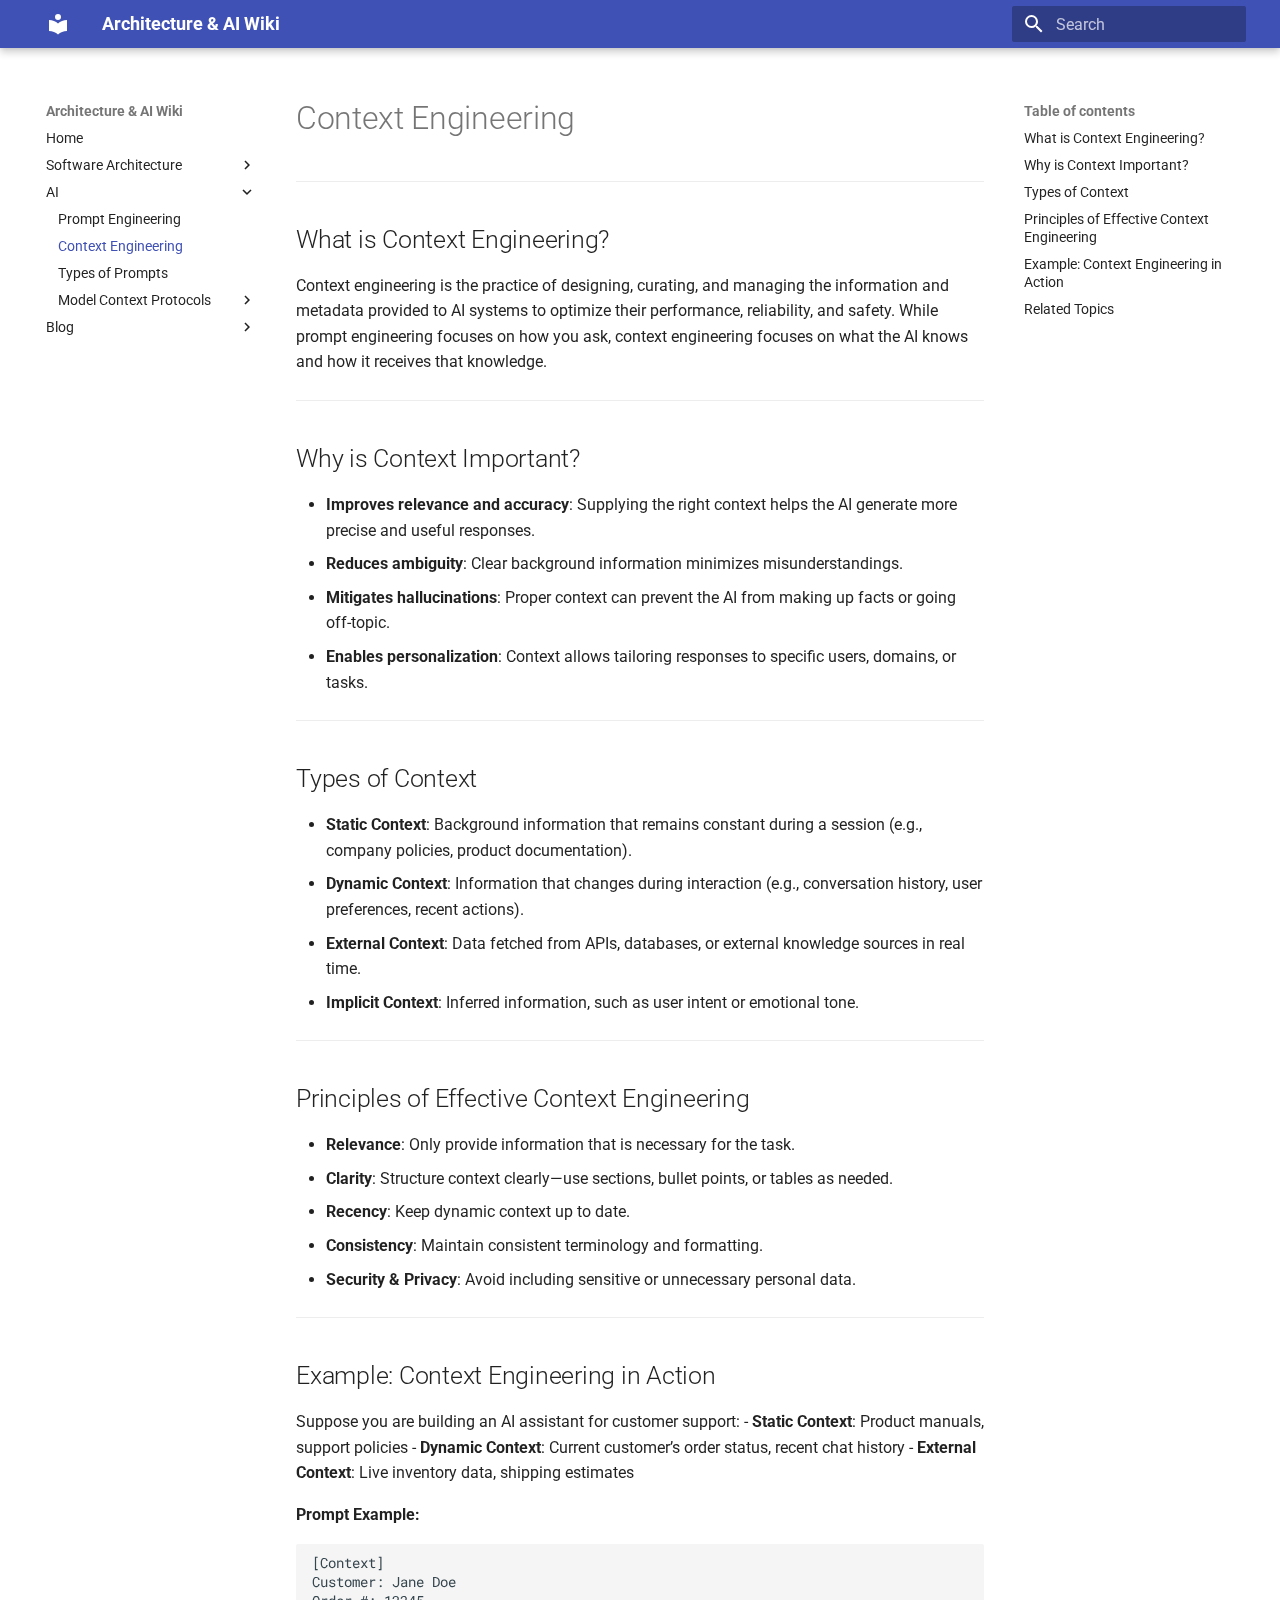
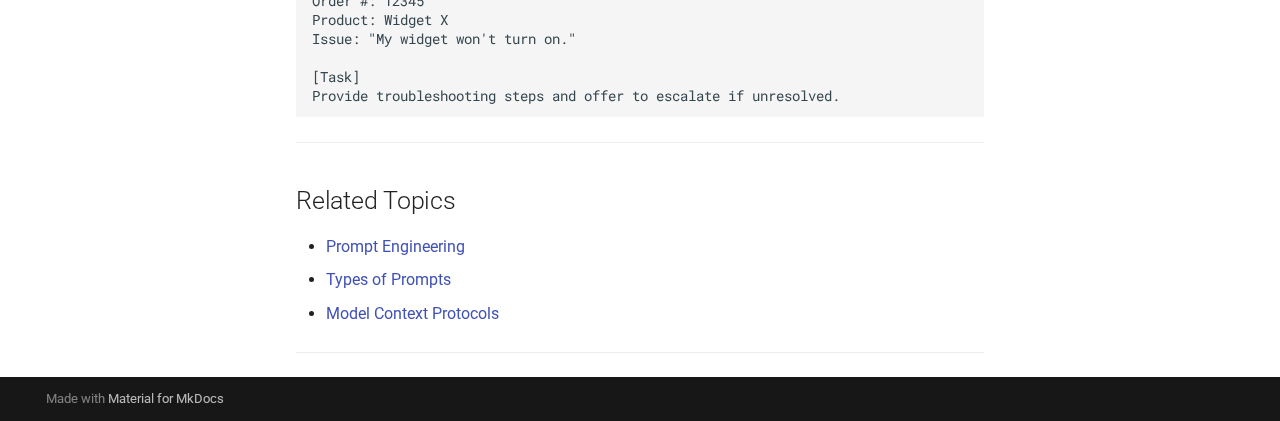
<file: ai/context-engineering/index.html>
<!doctype html>
<html lang="en" class="no-js">
  <head>
    
      <meta charset="utf-8">
      <meta name="viewport" content="width=device-width,initial-scale=1">
      
      
      
      
        <link rel="prev" href="../prompt-engineering/">
      
      
        <link rel="next" href="../types-of-prompts/">
      
      
      <link rel="icon" href="../../assets/images/favicon.png">
      <meta name="generator" content="mkdocs-1.6.1, mkdocs-material-9.6.14">
    
    
      
        <title>Context Engineering - Architecture & AI Wiki</title>
      
    
    
      <link rel="stylesheet" href="../../assets/stylesheets/main.342714a4.min.css">
      
      


    
    
      
    
    
      
        
        
        <link rel="preconnect" href="https://fonts.gstatic.com" crossorigin>
        <link rel="stylesheet" href="https://fonts.googleapis.com/css?family=Roboto:300,300i,400,400i,700,700i%7CRoboto+Mono:400,400i,700,700i&display=fallback">
        <style>:root{--md-text-font:"Roboto";--md-code-font:"Roboto Mono"}</style>
      
    
    
      <link rel="stylesheet" href="../../stylesheets/extra.css">
    
    <script>__md_scope=new URL("../..",location),__md_hash=e=>[...e].reduce(((e,_)=>(e<<5)-e+_.charCodeAt(0)),0),__md_get=(e,_=localStorage,t=__md_scope)=>JSON.parse(_.getItem(t.pathname+"."+e)),__md_set=(e,_,t=localStorage,a=__md_scope)=>{try{t.setItem(a.pathname+"."+e,JSON.stringify(_))}catch(e){}}</script>
    
      

    
    
    
  </head>
  
  
    <body dir="ltr">
  
    
    <input class="md-toggle" data-md-toggle="drawer" type="checkbox" id="__drawer" autocomplete="off">
    <input class="md-toggle" data-md-toggle="search" type="checkbox" id="__search" autocomplete="off">
    <label class="md-overlay" for="__drawer"></label>
    <div data-md-component="skip">
      
        
        <a href="#context-engineering" class="md-skip">
          Skip to content
        </a>
      
    </div>
    <div data-md-component="announce">
      
    </div>
    
    
      

  

<header class="md-header md-header--shadow" data-md-component="header">
  <nav class="md-header__inner md-grid" aria-label="Header">
    <a href="../.." title="Architecture &amp; AI Wiki" class="md-header__button md-logo" aria-label="Architecture & AI Wiki" data-md-component="logo">
      
  
  <svg xmlns="http://www.w3.org/2000/svg" viewBox="0 0 24 24"><path d="M12 8a3 3 0 0 0 3-3 3 3 0 0 0-3-3 3 3 0 0 0-3 3 3 3 0 0 0 3 3m0 3.54C9.64 9.35 6.5 8 3 8v11c3.5 0 6.64 1.35 9 3.54 2.36-2.19 5.5-3.54 9-3.54V8c-3.5 0-6.64 1.35-9 3.54"/></svg>

    </a>
    <label class="md-header__button md-icon" for="__drawer">
      
      <svg xmlns="http://www.w3.org/2000/svg" viewBox="0 0 24 24"><path d="M3 6h18v2H3zm0 5h18v2H3zm0 5h18v2H3z"/></svg>
    </label>
    <div class="md-header__title" data-md-component="header-title">
      <div class="md-header__ellipsis">
        <div class="md-header__topic">
          <span class="md-ellipsis">
            Architecture & AI Wiki
          </span>
        </div>
        <div class="md-header__topic" data-md-component="header-topic">
          <span class="md-ellipsis">
            
              Context Engineering
            
          </span>
        </div>
      </div>
    </div>
    
    
      <script>var palette=__md_get("__palette");if(palette&&palette.color){if("(prefers-color-scheme)"===palette.color.media){var media=matchMedia("(prefers-color-scheme: light)"),input=document.querySelector(media.matches?"[data-md-color-media='(prefers-color-scheme: light)']":"[data-md-color-media='(prefers-color-scheme: dark)']");palette.color.media=input.getAttribute("data-md-color-media"),palette.color.scheme=input.getAttribute("data-md-color-scheme"),palette.color.primary=input.getAttribute("data-md-color-primary"),palette.color.accent=input.getAttribute("data-md-color-accent")}for(var[key,value]of Object.entries(palette.color))document.body.setAttribute("data-md-color-"+key,value)}</script>
    
    
    
      
      
        <label class="md-header__button md-icon" for="__search">
          
          <svg xmlns="http://www.w3.org/2000/svg" viewBox="0 0 24 24"><path d="M9.5 3A6.5 6.5 0 0 1 16 9.5c0 1.61-.59 3.09-1.56 4.23l.27.27h.79l5 5-1.5 1.5-5-5v-.79l-.27-.27A6.52 6.52 0 0 1 9.5 16 6.5 6.5 0 0 1 3 9.5 6.5 6.5 0 0 1 9.5 3m0 2C7 5 5 7 5 9.5S7 14 9.5 14 14 12 14 9.5 12 5 9.5 5"/></svg>
        </label>
        <div class="md-search" data-md-component="search" role="dialog">
  <label class="md-search__overlay" for="__search"></label>
  <div class="md-search__inner" role="search">
    <form class="md-search__form" name="search">
      <input type="text" class="md-search__input" name="query" aria-label="Search" placeholder="Search" autocapitalize="off" autocorrect="off" autocomplete="off" spellcheck="false" data-md-component="search-query" required>
      <label class="md-search__icon md-icon" for="__search">
        
        <svg xmlns="http://www.w3.org/2000/svg" viewBox="0 0 24 24"><path d="M9.5 3A6.5 6.5 0 0 1 16 9.5c0 1.61-.59 3.09-1.56 4.23l.27.27h.79l5 5-1.5 1.5-5-5v-.79l-.27-.27A6.52 6.52 0 0 1 9.5 16 6.5 6.5 0 0 1 3 9.5 6.5 6.5 0 0 1 9.5 3m0 2C7 5 5 7 5 9.5S7 14 9.5 14 14 12 14 9.5 12 5 9.5 5"/></svg>
        
        <svg xmlns="http://www.w3.org/2000/svg" viewBox="0 0 24 24"><path d="M20 11v2H8l5.5 5.5-1.42 1.42L4.16 12l7.92-7.92L13.5 5.5 8 11z"/></svg>
      </label>
      <nav class="md-search__options" aria-label="Search">
        
        <button type="reset" class="md-search__icon md-icon" title="Clear" aria-label="Clear" tabindex="-1">
          
          <svg xmlns="http://www.w3.org/2000/svg" viewBox="0 0 24 24"><path d="M19 6.41 17.59 5 12 10.59 6.41 5 5 6.41 10.59 12 5 17.59 6.41 19 12 13.41 17.59 19 19 17.59 13.41 12z"/></svg>
        </button>
      </nav>
      
    </form>
    <div class="md-search__output">
      <div class="md-search__scrollwrap" tabindex="0" data-md-scrollfix>
        <div class="md-search-result" data-md-component="search-result">
          <div class="md-search-result__meta">
            Initializing search
          </div>
          <ol class="md-search-result__list" role="presentation"></ol>
        </div>
      </div>
    </div>
  </div>
</div>
      
    
    
  </nav>
  
</header>
    
    <div class="md-container" data-md-component="container">
      
      
        
          
        
      
      <main class="md-main" data-md-component="main">
        <div class="md-main__inner md-grid">
          
            
              
              <div class="md-sidebar md-sidebar--primary" data-md-component="sidebar" data-md-type="navigation" >
                <div class="md-sidebar__scrollwrap">
                  <div class="md-sidebar__inner">
                    



<nav class="md-nav md-nav--primary" aria-label="Navigation" data-md-level="0">
  <label class="md-nav__title" for="__drawer">
    <a href="../.." title="Architecture &amp; AI Wiki" class="md-nav__button md-logo" aria-label="Architecture & AI Wiki" data-md-component="logo">
      
  
  <svg xmlns="http://www.w3.org/2000/svg" viewBox="0 0 24 24"><path d="M12 8a3 3 0 0 0 3-3 3 3 0 0 0-3-3 3 3 0 0 0-3 3 3 3 0 0 0 3 3m0 3.54C9.64 9.35 6.5 8 3 8v11c3.5 0 6.64 1.35 9 3.54 2.36-2.19 5.5-3.54 9-3.54V8c-3.5 0-6.64 1.35-9 3.54"/></svg>

    </a>
    Architecture & AI Wiki
  </label>
  
  <ul class="md-nav__list" data-md-scrollfix>
    
      
      
  
  
  
  
    <li class="md-nav__item">
      <a href="../.." class="md-nav__link">
        
  
  
  <span class="md-ellipsis">
    Home
    
  </span>
  

      </a>
    </li>
  

    
      
      
  
  
  
  
    
    
    
    
    
    <li class="md-nav__item md-nav__item--nested">
      
        
        
        <input class="md-nav__toggle md-toggle " type="checkbox" id="__nav_2" >
        
          
          <label class="md-nav__link" for="__nav_2" id="__nav_2_label" tabindex="0">
            
  
  
  <span class="md-ellipsis">
    Software Architecture
    
  </span>
  

            <span class="md-nav__icon md-icon"></span>
          </label>
        
        <nav class="md-nav" data-md-level="1" aria-labelledby="__nav_2_label" aria-expanded="false">
          <label class="md-nav__title" for="__nav_2">
            <span class="md-nav__icon md-icon"></span>
            Software Architecture
          </label>
          <ul class="md-nav__list" data-md-scrollfix>
            
              
                
  
  
  
  
    <li class="md-nav__item">
      <a href="../../software-architecture/architectural-views/" class="md-nav__link">
        
  
  
  <span class="md-ellipsis">
    Architerual Views
    
  </span>
  

      </a>
    </li>
  

              
            
              
                
  
  
  
  
    <li class="md-nav__item">
      <a href="../../software-architecture/design-principles/" class="md-nav__link">
        
  
  
  <span class="md-ellipsis">
    Design Principles
    
  </span>
  

      </a>
    </li>
  

              
            
              
                
  
  
  
  
    
    
    
    
    
    <li class="md-nav__item md-nav__item--nested">
      
        
        
        <input class="md-nav__toggle md-toggle " type="checkbox" id="__nav_2_3" >
        
          
          <label class="md-nav__link" for="__nav_2_3" id="__nav_2_3_label" tabindex="0">
            
  
  
  <span class="md-ellipsis">
    Patterns
    
  </span>
  

            <span class="md-nav__icon md-icon"></span>
          </label>
        
        <nav class="md-nav" data-md-level="2" aria-labelledby="__nav_2_3_label" aria-expanded="false">
          <label class="md-nav__title" for="__nav_2_3">
            <span class="md-nav__icon md-icon"></span>
            Patterns
          </label>
          <ul class="md-nav__list" data-md-scrollfix>
            
              
                
  
  
  
  
    <li class="md-nav__item">
      <a href="../../software-architecture/patterns/microservices/" class="md-nav__link">
        
  
  
  <span class="md-ellipsis">
    Microservices
    
  </span>
  

      </a>
    </li>
  

              
            
              
                
  
  
  
  
    <li class="md-nav__item">
      <a href="../../software-architecture/patterns/layered/" class="md-nav__link">
        
  
  
  <span class="md-ellipsis">
    Layered
    
  </span>
  

      </a>
    </li>
  

              
            
          </ul>
        </nav>
      
    </li>
  

              
            
          </ul>
        </nav>
      
    </li>
  

    
      
      
  
  
    
  
  
  
    
    
    
    
    
    <li class="md-nav__item md-nav__item--active md-nav__item--nested">
      
        
        
        <input class="md-nav__toggle md-toggle " type="checkbox" id="__nav_3" checked>
        
          
          <label class="md-nav__link" for="__nav_3" id="__nav_3_label" tabindex="0">
            
  
  
  <span class="md-ellipsis">
    AI
    
  </span>
  

            <span class="md-nav__icon md-icon"></span>
          </label>
        
        <nav class="md-nav" data-md-level="1" aria-labelledby="__nav_3_label" aria-expanded="true">
          <label class="md-nav__title" for="__nav_3">
            <span class="md-nav__icon md-icon"></span>
            AI
          </label>
          <ul class="md-nav__list" data-md-scrollfix>
            
              
                
  
  
  
  
    <li class="md-nav__item">
      <a href="../prompt-engineering/" class="md-nav__link">
        
  
  
  <span class="md-ellipsis">
    Prompt Engineering
    
  </span>
  

      </a>
    </li>
  

              
            
              
                
  
  
    
  
  
  
    <li class="md-nav__item md-nav__item--active">
      
      <input class="md-nav__toggle md-toggle" type="checkbox" id="__toc">
      
      
        
      
      
        <label class="md-nav__link md-nav__link--active" for="__toc">
          
  
  
  <span class="md-ellipsis">
    Context Engineering
    
  </span>
  

          <span class="md-nav__icon md-icon"></span>
        </label>
      
      <a href="./" class="md-nav__link md-nav__link--active">
        
  
  
  <span class="md-ellipsis">
    Context Engineering
    
  </span>
  

      </a>
      
        

<nav class="md-nav md-nav--secondary" aria-label="Table of contents">
  
  
  
    
  
  
    <label class="md-nav__title" for="__toc">
      <span class="md-nav__icon md-icon"></span>
      Table of contents
    </label>
    <ul class="md-nav__list" data-md-component="toc" data-md-scrollfix>
      
        <li class="md-nav__item">
  <a href="#what-is-context-engineering" class="md-nav__link">
    <span class="md-ellipsis">
      What is Context Engineering?
    </span>
  </a>
  
</li>
      
        <li class="md-nav__item">
  <a href="#why-is-context-important" class="md-nav__link">
    <span class="md-ellipsis">
      Why is Context Important?
    </span>
  </a>
  
</li>
      
        <li class="md-nav__item">
  <a href="#types-of-context" class="md-nav__link">
    <span class="md-ellipsis">
      Types of Context
    </span>
  </a>
  
</li>
      
        <li class="md-nav__item">
  <a href="#principles-of-effective-context-engineering" class="md-nav__link">
    <span class="md-ellipsis">
      Principles of Effective Context Engineering
    </span>
  </a>
  
</li>
      
        <li class="md-nav__item">
  <a href="#example-context-engineering-in-action" class="md-nav__link">
    <span class="md-ellipsis">
      Example: Context Engineering in Action
    </span>
  </a>
  
</li>
      
        <li class="md-nav__item">
  <a href="#related-topics" class="md-nav__link">
    <span class="md-ellipsis">
      Related Topics
    </span>
  </a>
  
</li>
      
    </ul>
  
</nav>
      
    </li>
  

              
            
              
                
  
  
  
  
    <li class="md-nav__item">
      <a href="../types-of-prompts/" class="md-nav__link">
        
  
  
  <span class="md-ellipsis">
    Types of Prompts
    
  </span>
  

      </a>
    </li>
  

              
            
              
                
  
  
  
  
    
    
    
    
    
    <li class="md-nav__item md-nav__item--nested">
      
        
        
        <input class="md-nav__toggle md-toggle " type="checkbox" id="__nav_3_4" >
        
          
          <label class="md-nav__link" for="__nav_3_4" id="__nav_3_4_label" tabindex="0">
            
  
  
  <span class="md-ellipsis">
    Model Context Protocols
    
  </span>
  

            <span class="md-nav__icon md-icon"></span>
          </label>
        
        <nav class="md-nav" data-md-level="2" aria-labelledby="__nav_3_4_label" aria-expanded="false">
          <label class="md-nav__title" for="__nav_3_4">
            <span class="md-nav__icon md-icon"></span>
            Model Context Protocols
          </label>
          <ul class="md-nav__list" data-md-scrollfix>
            
              
                
  
  
  
  
    <li class="md-nav__item">
      <a href="../model-context-protocols/overview/" class="md-nav__link">
        
  
  
  <span class="md-ellipsis">
    Overview
    
  </span>
  

      </a>
    </li>
  

              
            
              
                
  
  
  
  
    <li class="md-nav__item">
      <a href="../model-context-protocols/use-cases/" class="md-nav__link">
        
  
  
  <span class="md-ellipsis">
    Use Cases
    
  </span>
  

      </a>
    </li>
  

              
            
              
                
  
  
  
  
    <li class="md-nav__item">
      <a href="../model-context-protocols/Sample%20AI-Application-with-MCP/" class="md-nav__link">
        
  
  
  <span class="md-ellipsis">
    Sample AI Application
    
  </span>
  

      </a>
    </li>
  

              
            
          </ul>
        </nav>
      
    </li>
  

              
            
          </ul>
        </nav>
      
    </li>
  

    
      
      
  
  
  
  
    
    
    
    
    
    <li class="md-nav__item md-nav__item--nested">
      
        
        
        <input class="md-nav__toggle md-toggle " type="checkbox" id="__nav_4" >
        
          
          <label class="md-nav__link" for="__nav_4" id="__nav_4_label" tabindex="0">
            
  
  
  <span class="md-ellipsis">
    Blog
    
  </span>
  

            <span class="md-nav__icon md-icon"></span>
          </label>
        
        <nav class="md-nav" data-md-level="1" aria-labelledby="__nav_4_label" aria-expanded="false">
          <label class="md-nav__title" for="__nav_4">
            <span class="md-nav__icon md-icon"></span>
            Blog
          </label>
          <ul class="md-nav__list" data-md-scrollfix>
            
              
                
  
  
  
  
    <li class="md-nav__item">
      <a href="../../blog/2025-06-01-why-event-driven-architecture-scales/" class="md-nav__link">
        
  
  
  <span class="md-ellipsis">
    2025-06-01
    
  </span>
  

      </a>
    </li>
  

              
            
          </ul>
        </nav>
      
    </li>
  

    
  </ul>
</nav>
                  </div>
                </div>
              </div>
            
            
              
              <div class="md-sidebar md-sidebar--secondary" data-md-component="sidebar" data-md-type="toc" >
                <div class="md-sidebar__scrollwrap">
                  <div class="md-sidebar__inner">
                    

<nav class="md-nav md-nav--secondary" aria-label="Table of contents">
  
  
  
    
  
  
    <label class="md-nav__title" for="__toc">
      <span class="md-nav__icon md-icon"></span>
      Table of contents
    </label>
    <ul class="md-nav__list" data-md-component="toc" data-md-scrollfix>
      
        <li class="md-nav__item">
  <a href="#what-is-context-engineering" class="md-nav__link">
    <span class="md-ellipsis">
      What is Context Engineering?
    </span>
  </a>
  
</li>
      
        <li class="md-nav__item">
  <a href="#why-is-context-important" class="md-nav__link">
    <span class="md-ellipsis">
      Why is Context Important?
    </span>
  </a>
  
</li>
      
        <li class="md-nav__item">
  <a href="#types-of-context" class="md-nav__link">
    <span class="md-ellipsis">
      Types of Context
    </span>
  </a>
  
</li>
      
        <li class="md-nav__item">
  <a href="#principles-of-effective-context-engineering" class="md-nav__link">
    <span class="md-ellipsis">
      Principles of Effective Context Engineering
    </span>
  </a>
  
</li>
      
        <li class="md-nav__item">
  <a href="#example-context-engineering-in-action" class="md-nav__link">
    <span class="md-ellipsis">
      Example: Context Engineering in Action
    </span>
  </a>
  
</li>
      
        <li class="md-nav__item">
  <a href="#related-topics" class="md-nav__link">
    <span class="md-ellipsis">
      Related Topics
    </span>
  </a>
  
</li>
      
    </ul>
  
</nav>
                  </div>
                </div>
              </div>
            
          
          
            <div class="md-content" data-md-component="content">
              <article class="md-content__inner md-typeset">
                
                  



<h1 id="context-engineering">Context Engineering</h1>
<hr />
<h2 id="what-is-context-engineering">What is Context Engineering?</h2>
<p>Context engineering is the practice of designing, curating, and managing the information and metadata provided to AI systems to optimize their performance, reliability, and safety. While prompt engineering focuses on how you ask, context engineering focuses on what the AI knows and how it receives that knowledge.</p>
<hr />
<h2 id="why-is-context-important">Why is Context Important?</h2>
<ul>
<li><strong>Improves relevance and accuracy</strong>: Supplying the right context helps the AI generate more precise and useful responses.</li>
<li><strong>Reduces ambiguity</strong>: Clear background information minimizes misunderstandings.</li>
<li><strong>Mitigates hallucinations</strong>: Proper context can prevent the AI from making up facts or going off-topic.</li>
<li><strong>Enables personalization</strong>: Context allows tailoring responses to specific users, domains, or tasks.</li>
</ul>
<hr />
<h2 id="types-of-context">Types of Context</h2>
<ul>
<li><strong>Static Context</strong>: Background information that remains constant during a session (e.g., company policies, product documentation).</li>
<li><strong>Dynamic Context</strong>: Information that changes during interaction (e.g., conversation history, user preferences, recent actions).</li>
<li><strong>External Context</strong>: Data fetched from APIs, databases, or external knowledge sources in real time.</li>
<li><strong>Implicit Context</strong>: Inferred information, such as user intent or emotional tone.</li>
</ul>
<hr />
<h2 id="principles-of-effective-context-engineering">Principles of Effective Context Engineering</h2>
<ul>
<li><strong>Relevance</strong>: Only provide information that is necessary for the task.</li>
<li><strong>Clarity</strong>: Structure context clearly—use sections, bullet points, or tables as needed.</li>
<li><strong>Recency</strong>: Keep dynamic context up to date.</li>
<li><strong>Consistency</strong>: Maintain consistent terminology and formatting.</li>
<li><strong>Security &amp; Privacy</strong>: Avoid including sensitive or unnecessary personal data.</li>
</ul>
<hr />
<h2 id="example-context-engineering-in-action">Example: Context Engineering in Action</h2>
<p>Suppose you are building an AI assistant for customer support:
- <strong>Static Context</strong>: Product manuals, support policies
- <strong>Dynamic Context</strong>: Current customer’s order status, recent chat history
- <strong>External Context</strong>: Live inventory data, shipping estimates</p>
<p><strong>Prompt Example:</strong>
<div class="highlight"><pre><span></span><code>[Context]
Customer: Jane Doe
Order #: 12345
Product: Widget X
Issue: &quot;My widget won&#39;t turn on.&quot;

[Task]
Provide troubleshooting steps and offer to escalate if unresolved.
</code></pre></div></p>
<hr />
<h2 id="related-topics">Related Topics</h2>
<ul>
<li><a href="../prompt-engineering/">Prompt Engineering</a></li>
<li><a href="../types-of-prompts/">Types of Prompts</a></li>
<li><a href="model-context-protocols/">Model Context Protocols</a></li>
</ul>
<hr />












                
              </article>
            </div>
          
          
<script>var target=document.getElementById(location.hash.slice(1));target&&target.name&&(target.checked=target.name.startsWith("__tabbed_"))</script>
        </div>
        
      </main>
      
        <footer class="md-footer">
  
  <div class="md-footer-meta md-typeset">
    <div class="md-footer-meta__inner md-grid">
      <div class="md-copyright">
  
  
    Made with
    <a href="https://squidfunk.github.io/mkdocs-material/" target="_blank" rel="noopener">
      Material for MkDocs
    </a>
  
</div>
      
    </div>
  </div>
</footer>
      
    </div>
    <div class="md-dialog" data-md-component="dialog">
      <div class="md-dialog__inner md-typeset"></div>
    </div>
    
    
    
      
      <script id="__config" type="application/json">{"base": "../..", "features": [], "search": "../../assets/javascripts/workers/search.d50fe291.min.js", "tags": null, "translations": {"clipboard.copied": "Copied to clipboard", "clipboard.copy": "Copy to clipboard", "search.result.more.one": "1 more on this page", "search.result.more.other": "# more on this page", "search.result.none": "No matching documents", "search.result.one": "1 matching document", "search.result.other": "# matching documents", "search.result.placeholder": "Type to start searching", "search.result.term.missing": "Missing", "select.version": "Select version"}, "version": null}</script>
    
    
      <script src="../../assets/javascripts/bundle.13a4f30d.min.js"></script>
      
    
  </body>
</html>
</file>
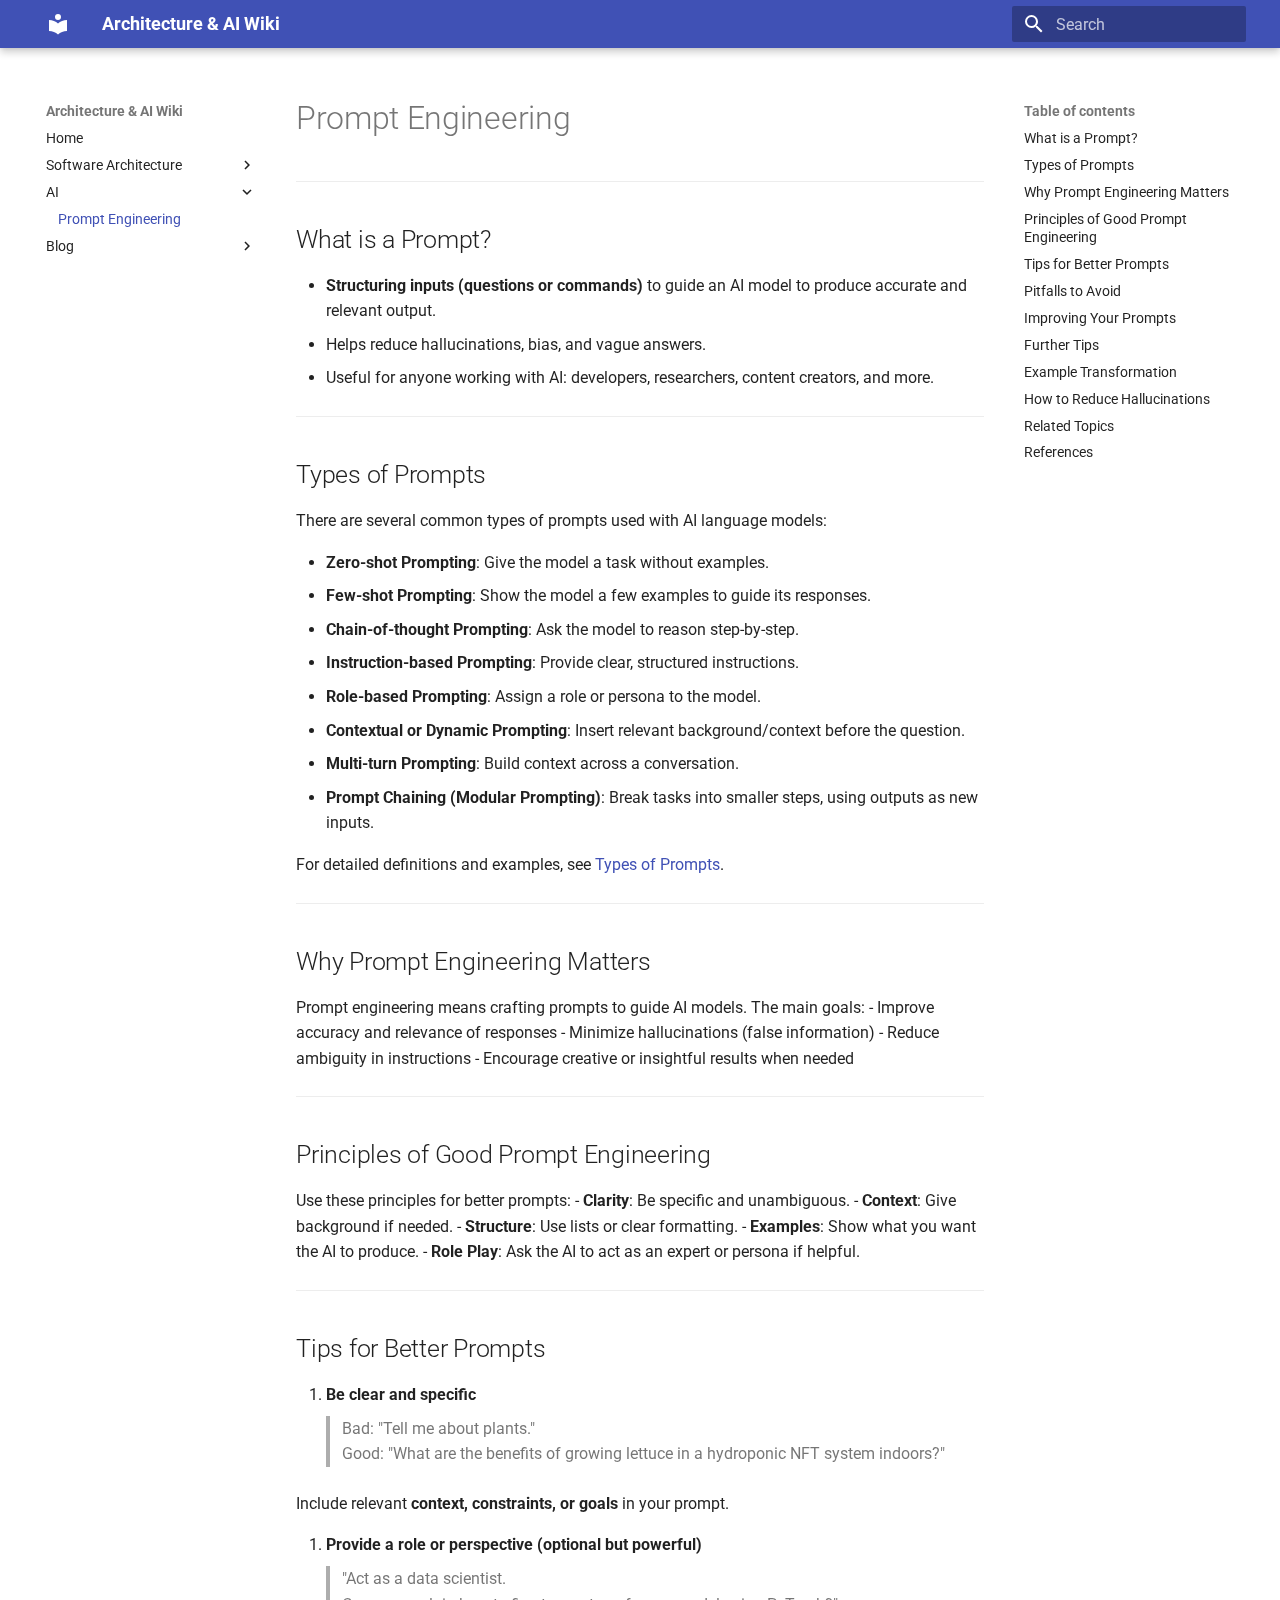
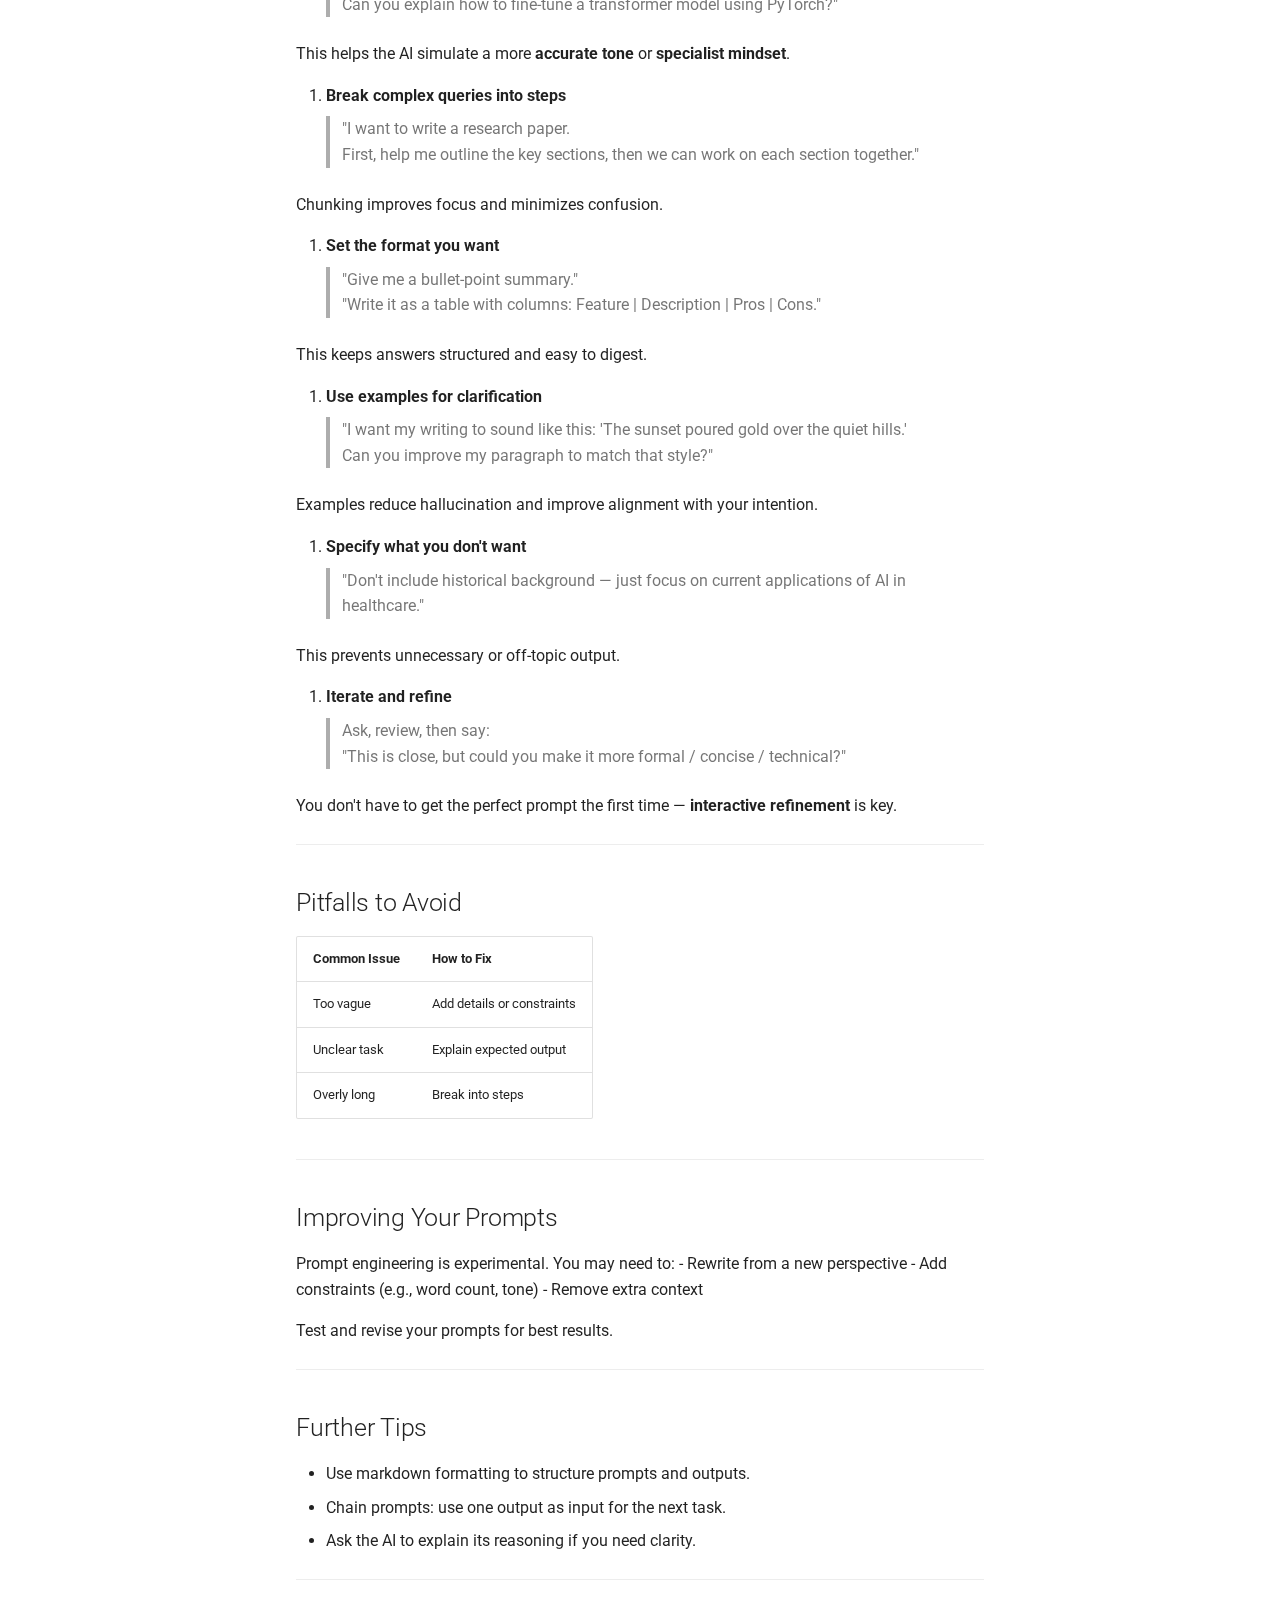
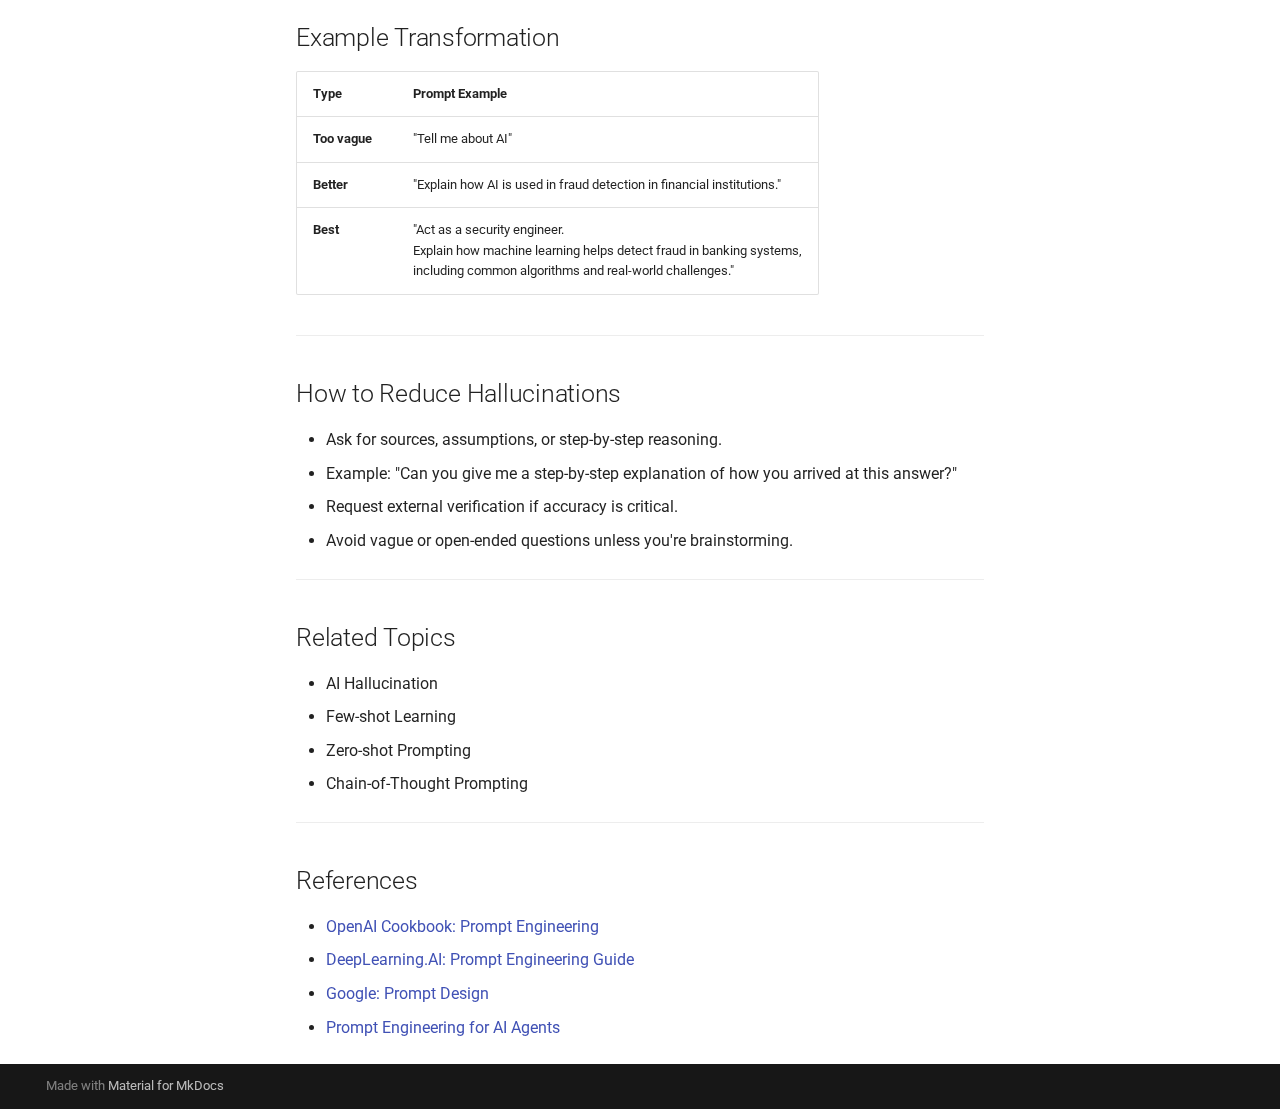
<file: ai/prompt-engineering/index.html>
<!doctype html>
<html lang="en" class="no-js">
  <head>
    
      <meta charset="utf-8">
      <meta name="viewport" content="width=device-width,initial-scale=1">
      
      
      
      
        <link rel="prev" href="../../software-architecture/patterns/layered/">
      
      
        <link rel="next" href="../../blog/2025-06-01-why-event-driven-architecture-scales/">
      
      
      <link rel="icon" href="../../assets/images/favicon.png">
      <meta name="generator" content="mkdocs-1.6.1, mkdocs-material-9.6.14">
    
    
      
        <title>Prompt Engineering - Architecture & AI Wiki</title>
      
    
    
      <link rel="stylesheet" href="../../assets/stylesheets/main.342714a4.min.css">
      
      


    
    
      
    
    
      
        
        
        <link rel="preconnect" href="https://fonts.gstatic.com" crossorigin>
        <link rel="stylesheet" href="https://fonts.googleapis.com/css?family=Roboto:300,300i,400,400i,700,700i%7CRoboto+Mono:400,400i,700,700i&display=fallback">
        <style>:root{--md-text-font:"Roboto";--md-code-font:"Roboto Mono"}</style>
      
    
    
      <link rel="stylesheet" href="../../stylesheets/extra.css">
    
    <script>__md_scope=new URL("../..",location),__md_hash=e=>[...e].reduce(((e,_)=>(e<<5)-e+_.charCodeAt(0)),0),__md_get=(e,_=localStorage,t=__md_scope)=>JSON.parse(_.getItem(t.pathname+"."+e)),__md_set=(e,_,t=localStorage,a=__md_scope)=>{try{t.setItem(a.pathname+"."+e,JSON.stringify(_))}catch(e){}}</script>
    
      

    
    
    
  </head>
  
  
    <body dir="ltr">
  
    
    <input class="md-toggle" data-md-toggle="drawer" type="checkbox" id="__drawer" autocomplete="off">
    <input class="md-toggle" data-md-toggle="search" type="checkbox" id="__search" autocomplete="off">
    <label class="md-overlay" for="__drawer"></label>
    <div data-md-component="skip">
      
        
        <a href="#prompt-engineering" class="md-skip">
          Skip to content
        </a>
      
    </div>
    <div data-md-component="announce">
      
    </div>
    
    
      

  

<header class="md-header md-header--shadow" data-md-component="header">
  <nav class="md-header__inner md-grid" aria-label="Header">
    <a href="../.." title="Architecture &amp; AI Wiki" class="md-header__button md-logo" aria-label="Architecture & AI Wiki" data-md-component="logo">
      
  
  <svg xmlns="http://www.w3.org/2000/svg" viewBox="0 0 24 24"><path d="M12 8a3 3 0 0 0 3-3 3 3 0 0 0-3-3 3 3 0 0 0-3 3 3 3 0 0 0 3 3m0 3.54C9.64 9.35 6.5 8 3 8v11c3.5 0 6.64 1.35 9 3.54 2.36-2.19 5.5-3.54 9-3.54V8c-3.5 0-6.64 1.35-9 3.54"/></svg>

    </a>
    <label class="md-header__button md-icon" for="__drawer">
      
      <svg xmlns="http://www.w3.org/2000/svg" viewBox="0 0 24 24"><path d="M3 6h18v2H3zm0 5h18v2H3zm0 5h18v2H3z"/></svg>
    </label>
    <div class="md-header__title" data-md-component="header-title">
      <div class="md-header__ellipsis">
        <div class="md-header__topic">
          <span class="md-ellipsis">
            Architecture & AI Wiki
          </span>
        </div>
        <div class="md-header__topic" data-md-component="header-topic">
          <span class="md-ellipsis">
            
              Prompt Engineering
            
          </span>
        </div>
      </div>
    </div>
    
    
      <script>var palette=__md_get("__palette");if(palette&&palette.color){if("(prefers-color-scheme)"===palette.color.media){var media=matchMedia("(prefers-color-scheme: light)"),input=document.querySelector(media.matches?"[data-md-color-media='(prefers-color-scheme: light)']":"[data-md-color-media='(prefers-color-scheme: dark)']");palette.color.media=input.getAttribute("data-md-color-media"),palette.color.scheme=input.getAttribute("data-md-color-scheme"),palette.color.primary=input.getAttribute("data-md-color-primary"),palette.color.accent=input.getAttribute("data-md-color-accent")}for(var[key,value]of Object.entries(palette.color))document.body.setAttribute("data-md-color-"+key,value)}</script>
    
    
    
      
      
        <label class="md-header__button md-icon" for="__search">
          
          <svg xmlns="http://www.w3.org/2000/svg" viewBox="0 0 24 24"><path d="M9.5 3A6.5 6.5 0 0 1 16 9.5c0 1.61-.59 3.09-1.56 4.23l.27.27h.79l5 5-1.5 1.5-5-5v-.79l-.27-.27A6.52 6.52 0 0 1 9.5 16 6.5 6.5 0 0 1 3 9.5 6.5 6.5 0 0 1 9.5 3m0 2C7 5 5 7 5 9.5S7 14 9.5 14 14 12 14 9.5 12 5 9.5 5"/></svg>
        </label>
        <div class="md-search" data-md-component="search" role="dialog">
  <label class="md-search__overlay" for="__search"></label>
  <div class="md-search__inner" role="search">
    <form class="md-search__form" name="search">
      <input type="text" class="md-search__input" name="query" aria-label="Search" placeholder="Search" autocapitalize="off" autocorrect="off" autocomplete="off" spellcheck="false" data-md-component="search-query" required>
      <label class="md-search__icon md-icon" for="__search">
        
        <svg xmlns="http://www.w3.org/2000/svg" viewBox="0 0 24 24"><path d="M9.5 3A6.5 6.5 0 0 1 16 9.5c0 1.61-.59 3.09-1.56 4.23l.27.27h.79l5 5-1.5 1.5-5-5v-.79l-.27-.27A6.52 6.52 0 0 1 9.5 16 6.5 6.5 0 0 1 3 9.5 6.5 6.5 0 0 1 9.5 3m0 2C7 5 5 7 5 9.5S7 14 9.5 14 14 12 14 9.5 12 5 9.5 5"/></svg>
        
        <svg xmlns="http://www.w3.org/2000/svg" viewBox="0 0 24 24"><path d="M20 11v2H8l5.5 5.5-1.42 1.42L4.16 12l7.92-7.92L13.5 5.5 8 11z"/></svg>
      </label>
      <nav class="md-search__options" aria-label="Search">
        
        <button type="reset" class="md-search__icon md-icon" title="Clear" aria-label="Clear" tabindex="-1">
          
          <svg xmlns="http://www.w3.org/2000/svg" viewBox="0 0 24 24"><path d="M19 6.41 17.59 5 12 10.59 6.41 5 5 6.41 10.59 12 5 17.59 6.41 19 12 13.41 17.59 19 19 17.59 13.41 12z"/></svg>
        </button>
      </nav>
      
    </form>
    <div class="md-search__output">
      <div class="md-search__scrollwrap" tabindex="0" data-md-scrollfix>
        <div class="md-search-result" data-md-component="search-result">
          <div class="md-search-result__meta">
            Initializing search
          </div>
          <ol class="md-search-result__list" role="presentation"></ol>
        </div>
      </div>
    </div>
  </div>
</div>
      
    
    
  </nav>
  
</header>
    
    <div class="md-container" data-md-component="container">
      
      
        
          
        
      
      <main class="md-main" data-md-component="main">
        <div class="md-main__inner md-grid">
          
            
              
              <div class="md-sidebar md-sidebar--primary" data-md-component="sidebar" data-md-type="navigation" >
                <div class="md-sidebar__scrollwrap">
                  <div class="md-sidebar__inner">
                    



<nav class="md-nav md-nav--primary" aria-label="Navigation" data-md-level="0">
  <label class="md-nav__title" for="__drawer">
    <a href="../.." title="Architecture &amp; AI Wiki" class="md-nav__button md-logo" aria-label="Architecture & AI Wiki" data-md-component="logo">
      
  
  <svg xmlns="http://www.w3.org/2000/svg" viewBox="0 0 24 24"><path d="M12 8a3 3 0 0 0 3-3 3 3 0 0 0-3-3 3 3 0 0 0-3 3 3 3 0 0 0 3 3m0 3.54C9.64 9.35 6.5 8 3 8v11c3.5 0 6.64 1.35 9 3.54 2.36-2.19 5.5-3.54 9-3.54V8c-3.5 0-6.64 1.35-9 3.54"/></svg>

    </a>
    Architecture & AI Wiki
  </label>
  
  <ul class="md-nav__list" data-md-scrollfix>
    
      
      
  
  
  
  
    <li class="md-nav__item">
      <a href="../.." class="md-nav__link">
        
  
  
  <span class="md-ellipsis">
    Home
    
  </span>
  

      </a>
    </li>
  

    
      
      
  
  
  
  
    
    
    
    
    
    <li class="md-nav__item md-nav__item--nested">
      
        
        
        <input class="md-nav__toggle md-toggle " type="checkbox" id="__nav_2" >
        
          
          <label class="md-nav__link" for="__nav_2" id="__nav_2_label" tabindex="0">
            
  
  
  <span class="md-ellipsis">
    Software Architecture
    
  </span>
  

            <span class="md-nav__icon md-icon"></span>
          </label>
        
        <nav class="md-nav" data-md-level="1" aria-labelledby="__nav_2_label" aria-expanded="false">
          <label class="md-nav__title" for="__nav_2">
            <span class="md-nav__icon md-icon"></span>
            Software Architecture
          </label>
          <ul class="md-nav__list" data-md-scrollfix>
            
              
                
  
  
  
  
    <li class="md-nav__item">
      <a href="../../software-architecture/architectural-views/" class="md-nav__link">
        
  
  
  <span class="md-ellipsis">
    Architerual Views
    
  </span>
  

      </a>
    </li>
  

              
            
              
                
  
  
  
  
    <li class="md-nav__item">
      <a href="../../software-architecture/design-principles/" class="md-nav__link">
        
  
  
  <span class="md-ellipsis">
    Design Principles
    
  </span>
  

      </a>
    </li>
  

              
            
              
                
  
  
  
  
    
    
    
    
    
    <li class="md-nav__item md-nav__item--nested">
      
        
        
        <input class="md-nav__toggle md-toggle " type="checkbox" id="__nav_2_3" >
        
          
          <label class="md-nav__link" for="__nav_2_3" id="__nav_2_3_label" tabindex="0">
            
  
  
  <span class="md-ellipsis">
    Patterns
    
  </span>
  

            <span class="md-nav__icon md-icon"></span>
          </label>
        
        <nav class="md-nav" data-md-level="2" aria-labelledby="__nav_2_3_label" aria-expanded="false">
          <label class="md-nav__title" for="__nav_2_3">
            <span class="md-nav__icon md-icon"></span>
            Patterns
          </label>
          <ul class="md-nav__list" data-md-scrollfix>
            
              
                
  
  
  
  
    <li class="md-nav__item">
      <a href="../../software-architecture/patterns/microservices/" class="md-nav__link">
        
  
  
  <span class="md-ellipsis">
    Microservices
    
  </span>
  

      </a>
    </li>
  

              
            
              
                
  
  
  
  
    <li class="md-nav__item">
      <a href="../../software-architecture/patterns/layered/" class="md-nav__link">
        
  
  
  <span class="md-ellipsis">
    Layered
    
  </span>
  

      </a>
    </li>
  

              
            
          </ul>
        </nav>
      
    </li>
  

              
            
          </ul>
        </nav>
      
    </li>
  

    
      
      
  
  
    
  
  
  
    
    
    
    
    
    <li class="md-nav__item md-nav__item--active md-nav__item--nested">
      
        
        
        <input class="md-nav__toggle md-toggle " type="checkbox" id="__nav_3" checked>
        
          
          <label class="md-nav__link" for="__nav_3" id="__nav_3_label" tabindex="0">
            
  
  
  <span class="md-ellipsis">
    AI
    
  </span>
  

            <span class="md-nav__icon md-icon"></span>
          </label>
        
        <nav class="md-nav" data-md-level="1" aria-labelledby="__nav_3_label" aria-expanded="true">
          <label class="md-nav__title" for="__nav_3">
            <span class="md-nav__icon md-icon"></span>
            AI
          </label>
          <ul class="md-nav__list" data-md-scrollfix>
            
              
                
  
  
    
  
  
  
    <li class="md-nav__item md-nav__item--active">
      
      <input class="md-nav__toggle md-toggle" type="checkbox" id="__toc">
      
      
        
      
      
        <label class="md-nav__link md-nav__link--active" for="__toc">
          
  
  
  <span class="md-ellipsis">
    Prompt Engineering
    
  </span>
  

          <span class="md-nav__icon md-icon"></span>
        </label>
      
      <a href="./" class="md-nav__link md-nav__link--active">
        
  
  
  <span class="md-ellipsis">
    Prompt Engineering
    
  </span>
  

      </a>
      
        

<nav class="md-nav md-nav--secondary" aria-label="Table of contents">
  
  
  
    
  
  
    <label class="md-nav__title" for="__toc">
      <span class="md-nav__icon md-icon"></span>
      Table of contents
    </label>
    <ul class="md-nav__list" data-md-component="toc" data-md-scrollfix>
      
        <li class="md-nav__item">
  <a href="#what-is-a-prompt" class="md-nav__link">
    <span class="md-ellipsis">
      What is a Prompt?
    </span>
  </a>
  
</li>
      
        <li class="md-nav__item">
  <a href="#types-of-prompts" class="md-nav__link">
    <span class="md-ellipsis">
      Types of Prompts
    </span>
  </a>
  
</li>
      
        <li class="md-nav__item">
  <a href="#why-prompt-engineering-matters" class="md-nav__link">
    <span class="md-ellipsis">
      Why Prompt Engineering Matters
    </span>
  </a>
  
</li>
      
        <li class="md-nav__item">
  <a href="#principles-of-good-prompt-engineering" class="md-nav__link">
    <span class="md-ellipsis">
      Principles of Good Prompt Engineering
    </span>
  </a>
  
</li>
      
        <li class="md-nav__item">
  <a href="#tips-for-better-prompts" class="md-nav__link">
    <span class="md-ellipsis">
      Tips for Better Prompts
    </span>
  </a>
  
</li>
      
        <li class="md-nav__item">
  <a href="#pitfalls-to-avoid" class="md-nav__link">
    <span class="md-ellipsis">
      Pitfalls to Avoid
    </span>
  </a>
  
</li>
      
        <li class="md-nav__item">
  <a href="#improving-your-prompts" class="md-nav__link">
    <span class="md-ellipsis">
      Improving Your Prompts
    </span>
  </a>
  
</li>
      
        <li class="md-nav__item">
  <a href="#further-tips" class="md-nav__link">
    <span class="md-ellipsis">
      Further Tips
    </span>
  </a>
  
</li>
      
        <li class="md-nav__item">
  <a href="#example-transformation" class="md-nav__link">
    <span class="md-ellipsis">
      Example Transformation
    </span>
  </a>
  
</li>
      
        <li class="md-nav__item">
  <a href="#how-to-reduce-hallucinations" class="md-nav__link">
    <span class="md-ellipsis">
      How to Reduce Hallucinations
    </span>
  </a>
  
</li>
      
        <li class="md-nav__item">
  <a href="#related-topics" class="md-nav__link">
    <span class="md-ellipsis">
      Related Topics
    </span>
  </a>
  
</li>
      
        <li class="md-nav__item">
  <a href="#references" class="md-nav__link">
    <span class="md-ellipsis">
      References
    </span>
  </a>
  
</li>
      
    </ul>
  
</nav>
      
    </li>
  

              
            
          </ul>
        </nav>
      
    </li>
  

    
      
      
  
  
  
  
    
    
    
    
    
    <li class="md-nav__item md-nav__item--nested">
      
        
        
        <input class="md-nav__toggle md-toggle " type="checkbox" id="__nav_4" >
        
          
          <label class="md-nav__link" for="__nav_4" id="__nav_4_label" tabindex="0">
            
  
  
  <span class="md-ellipsis">
    Blog
    
  </span>
  

            <span class="md-nav__icon md-icon"></span>
          </label>
        
        <nav class="md-nav" data-md-level="1" aria-labelledby="__nav_4_label" aria-expanded="false">
          <label class="md-nav__title" for="__nav_4">
            <span class="md-nav__icon md-icon"></span>
            Blog
          </label>
          <ul class="md-nav__list" data-md-scrollfix>
            
              
                
  
  
  
  
    <li class="md-nav__item">
      <a href="../../blog/2025-06-01-why-event-driven-architecture-scales/" class="md-nav__link">
        
  
  
  <span class="md-ellipsis">
    2025-06-01
    
  </span>
  

      </a>
    </li>
  

              
            
          </ul>
        </nav>
      
    </li>
  

    
  </ul>
</nav>
                  </div>
                </div>
              </div>
            
            
              
              <div class="md-sidebar md-sidebar--secondary" data-md-component="sidebar" data-md-type="toc" >
                <div class="md-sidebar__scrollwrap">
                  <div class="md-sidebar__inner">
                    

<nav class="md-nav md-nav--secondary" aria-label="Table of contents">
  
  
  
    
  
  
    <label class="md-nav__title" for="__toc">
      <span class="md-nav__icon md-icon"></span>
      Table of contents
    </label>
    <ul class="md-nav__list" data-md-component="toc" data-md-scrollfix>
      
        <li class="md-nav__item">
  <a href="#what-is-a-prompt" class="md-nav__link">
    <span class="md-ellipsis">
      What is a Prompt?
    </span>
  </a>
  
</li>
      
        <li class="md-nav__item">
  <a href="#types-of-prompts" class="md-nav__link">
    <span class="md-ellipsis">
      Types of Prompts
    </span>
  </a>
  
</li>
      
        <li class="md-nav__item">
  <a href="#why-prompt-engineering-matters" class="md-nav__link">
    <span class="md-ellipsis">
      Why Prompt Engineering Matters
    </span>
  </a>
  
</li>
      
        <li class="md-nav__item">
  <a href="#principles-of-good-prompt-engineering" class="md-nav__link">
    <span class="md-ellipsis">
      Principles of Good Prompt Engineering
    </span>
  </a>
  
</li>
      
        <li class="md-nav__item">
  <a href="#tips-for-better-prompts" class="md-nav__link">
    <span class="md-ellipsis">
      Tips for Better Prompts
    </span>
  </a>
  
</li>
      
        <li class="md-nav__item">
  <a href="#pitfalls-to-avoid" class="md-nav__link">
    <span class="md-ellipsis">
      Pitfalls to Avoid
    </span>
  </a>
  
</li>
      
        <li class="md-nav__item">
  <a href="#improving-your-prompts" class="md-nav__link">
    <span class="md-ellipsis">
      Improving Your Prompts
    </span>
  </a>
  
</li>
      
        <li class="md-nav__item">
  <a href="#further-tips" class="md-nav__link">
    <span class="md-ellipsis">
      Further Tips
    </span>
  </a>
  
</li>
      
        <li class="md-nav__item">
  <a href="#example-transformation" class="md-nav__link">
    <span class="md-ellipsis">
      Example Transformation
    </span>
  </a>
  
</li>
      
        <li class="md-nav__item">
  <a href="#how-to-reduce-hallucinations" class="md-nav__link">
    <span class="md-ellipsis">
      How to Reduce Hallucinations
    </span>
  </a>
  
</li>
      
        <li class="md-nav__item">
  <a href="#related-topics" class="md-nav__link">
    <span class="md-ellipsis">
      Related Topics
    </span>
  </a>
  
</li>
      
        <li class="md-nav__item">
  <a href="#references" class="md-nav__link">
    <span class="md-ellipsis">
      References
    </span>
  </a>
  
</li>
      
    </ul>
  
</nav>
                  </div>
                </div>
              </div>
            
          
          
            <div class="md-content" data-md-component="content">
              <article class="md-content__inner md-typeset">
                
                  



<h1 id="prompt-engineering">Prompt Engineering</h1>
<hr />
<h2 id="what-is-a-prompt">What is a Prompt?</h2>
<ul>
<li><strong>Structuring inputs (questions or commands)</strong> to guide an AI model to produce accurate and relevant output.</li>
<li>Helps reduce hallucinations, bias, and vague answers.</li>
<li>Useful for anyone working with AI: developers, researchers, content creators, and more.</li>
</ul>
<hr />
<h2 id="types-of-prompts">Types of Prompts</h2>
<p>There are several common types of prompts used with AI language models:</p>
<ul>
<li><strong>Zero-shot Prompting</strong>: Give the model a task without examples.</li>
<li><strong>Few-shot Prompting</strong>: Show the model a few examples to guide its responses.</li>
<li><strong>Chain-of-thought Prompting</strong>: Ask the model to reason step-by-step.</li>
<li><strong>Instruction-based Prompting</strong>: Provide clear, structured instructions.</li>
<li><strong>Role-based Prompting</strong>: Assign a role or persona to the model.</li>
<li><strong>Contextual or Dynamic Prompting</strong>: Insert relevant background/context before the question.</li>
<li><strong>Multi-turn Prompting</strong>: Build context across a conversation.</li>
<li><strong>Prompt Chaining (Modular Prompting)</strong>: Break tasks into smaller steps, using outputs as new inputs.</li>
</ul>
<p>For detailed definitions and examples, see <a href="../types-of-prompts/">Types of Prompts</a>.</p>
<hr />
<h2 id="why-prompt-engineering-matters">Why Prompt Engineering Matters</h2>
<p>Prompt engineering means crafting prompts to guide AI models. The main goals:
- Improve accuracy and relevance of responses
- Minimize hallucinations (false information)
- Reduce ambiguity in instructions
- Encourage creative or insightful results when needed</p>
<hr />
<h2 id="principles-of-good-prompt-engineering">Principles of Good Prompt Engineering</h2>
<p>Use these principles for better prompts:
- <strong>Clarity</strong>: Be specific and unambiguous.
- <strong>Context</strong>: Give background if needed.
- <strong>Structure</strong>: Use lists or clear formatting.
- <strong>Examples</strong>: Show what you want the AI to produce.
- <strong>Role Play</strong>: Ask the AI to act as an expert or persona if helpful.</p>
<hr />
<h2 id="tips-for-better-prompts">Tips for Better Prompts</h2>
<ol>
<li><strong>Be clear and specific</strong>  <blockquote>
<p>Bad: "Tell me about plants."<br />
Good: "What are the benefits of growing lettuce in a hydroponic NFT system indoors?"</p>
</blockquote>
</li>
</ol>
<p>Include relevant <strong>context, constraints, or goals</strong> in your prompt.</p>
<ol>
<li><strong>Provide a role or perspective (optional but powerful)</strong>  <blockquote>
<p>"Act as a data scientist.<br />
Can you explain how to fine-tune a transformer model using PyTorch?"  </p>
</blockquote>
</li>
</ol>
<p>This helps the AI simulate a more <strong>accurate tone</strong> or <strong>specialist mindset</strong>.</p>
<ol>
<li><strong>Break complex queries into steps</strong>  <blockquote>
<p>"I want to write a research paper.<br />
First, help me outline the key sections, then we can work on each section together."  </p>
</blockquote>
</li>
</ol>
<p>Chunking improves focus and minimizes confusion.</p>
<ol>
<li><strong>Set the format you want</strong>  <blockquote>
<p>"Give me a bullet-point summary."<br />
"Write it as a table with columns: Feature | Description | Pros | Cons."  </p>
</blockquote>
</li>
</ol>
<p>This keeps answers structured and easy to digest.</p>
<ol>
<li><strong>Use examples for clarification</strong>  <blockquote>
<p>"I want my writing to sound like this: 'The sunset poured gold over the quiet hills.'<br />
Can you improve my paragraph to match that style?"  </p>
</blockquote>
</li>
</ol>
<p>Examples reduce hallucination and improve alignment with your intention.</p>
<ol>
<li><strong>Specify what you don't want</strong>  <blockquote>
<p>"Don't include historical background — just focus on current applications of AI in healthcare."  </p>
</blockquote>
</li>
</ol>
<p>This prevents unnecessary or off-topic output.</p>
<ol>
<li><strong>Iterate and refine</strong>  <blockquote>
<p>Ask, review, then say:<br />
"This is close, but could you make it more formal / concise / technical?"  </p>
</blockquote>
</li>
</ol>
<p>You don't have to get the perfect prompt the first time — <strong>interactive refinement</strong> is key.</p>
<hr />
<h2 id="pitfalls-to-avoid">Pitfalls to Avoid</h2>
<table>
<thead>
<tr>
<th>Common Issue</th>
<th>How to Fix</th>
</tr>
</thead>
<tbody>
<tr>
<td>Too vague</td>
<td>Add details or constraints</td>
</tr>
<tr>
<td>Unclear task</td>
<td>Explain expected output</td>
</tr>
<tr>
<td>Overly long</td>
<td>Break into steps</td>
</tr>
</tbody>
</table>
<hr />
<h2 id="improving-your-prompts">Improving Your Prompts</h2>
<p>Prompt engineering is experimental. You may need to:
- Rewrite from a new perspective
- Add constraints (e.g., word count, tone)
- Remove extra context</p>
<p>Test and revise your prompts for best results.</p>
<hr />
<h2 id="further-tips">Further Tips</h2>
<ul>
<li>Use markdown formatting to structure prompts and outputs.</li>
<li>Chain prompts: use one output as input for the next task.</li>
<li>Ask the AI to explain its reasoning if you need clarity.</li>
</ul>
<hr />
<h2 id="example-transformation">Example Transformation</h2>
<table>
<thead>
<tr>
<th>Type</th>
<th>Prompt Example</th>
</tr>
</thead>
<tbody>
<tr>
<td><strong>Too vague</strong></td>
<td>"Tell me about AI"</td>
</tr>
<tr>
<td><strong>Better</strong></td>
<td>"Explain how AI is used in fraud detection in financial institutions."</td>
</tr>
<tr>
<td><strong>Best</strong></td>
<td>"Act as a security engineer.<br>Explain how machine learning helps detect fraud in banking systems,<br>including common algorithms and real-world challenges."</td>
</tr>
</tbody>
</table>
<hr />
<h2 id="how-to-reduce-hallucinations">How to Reduce Hallucinations</h2>
<ul>
<li>Ask for sources, assumptions, or step-by-step reasoning.</li>
<li>Example: "Can you give me a step-by-step explanation of how you arrived at this answer?"</li>
<li>Request external verification if accuracy is critical.</li>
<li>Avoid vague or open-ended questions unless you're brainstorming.</li>
</ul>
<hr />
<h2 id="related-topics">Related Topics</h2>
<ul>
<li>AI Hallucination</li>
<li>Few-shot Learning</li>
<li>Zero-shot Prompting</li>
<li>Chain-of-Thought Prompting</li>
</ul>
<hr />
<h2 id="references">References</h2>
<ul>
<li><a href="https://github.com/openai/openai-cookbook/blob/main/techniques_to_improve_reliability.md">OpenAI Cookbook: Prompt Engineering</a></li>
<li><a href="https://www.deeplearning.ai/short-courses/chatgpt-prompt-engineering-for-developers/">DeepLearning.AI: Prompt Engineering Guide</a></li>
<li><a href="https://cloud.google.com/vertex-ai/docs/generative-ai/learn/prompt-design">Google: Prompt Design</a></li>
<li><a href="https://www.oreilly.com/library/view/prompt-engineering-for/9781098153427/ch01.html">Prompt Engineering for AI Agents</a></li>
</ul>












                
              </article>
            </div>
          
          
<script>var target=document.getElementById(location.hash.slice(1));target&&target.name&&(target.checked=target.name.startsWith("__tabbed_"))</script>
        </div>
        
      </main>
      
        <footer class="md-footer">
  
  <div class="md-footer-meta md-typeset">
    <div class="md-footer-meta__inner md-grid">
      <div class="md-copyright">
  
  
    Made with
    <a href="https://squidfunk.github.io/mkdocs-material/" target="_blank" rel="noopener">
      Material for MkDocs
    </a>
  
</div>
      
    </div>
  </div>
</footer>
      
    </div>
    <div class="md-dialog" data-md-component="dialog">
      <div class="md-dialog__inner md-typeset"></div>
    </div>
    
    
    
      
      <script id="__config" type="application/json">{"base": "../..", "features": [], "search": "../../assets/javascripts/workers/search.d50fe291.min.js", "tags": null, "translations": {"clipboard.copied": "Copied to clipboard", "clipboard.copy": "Copy to clipboard", "search.result.more.one": "1 more on this page", "search.result.more.other": "# more on this page", "search.result.none": "No matching documents", "search.result.one": "1 matching document", "search.result.other": "# matching documents", "search.result.placeholder": "Type to start searching", "search.result.term.missing": "Missing", "select.version": "Select version"}, "version": null}</script>
    
    
      <script src="../../assets/javascripts/bundle.13a4f30d.min.js"></script>
      
    
  </body>
</html>
</file>
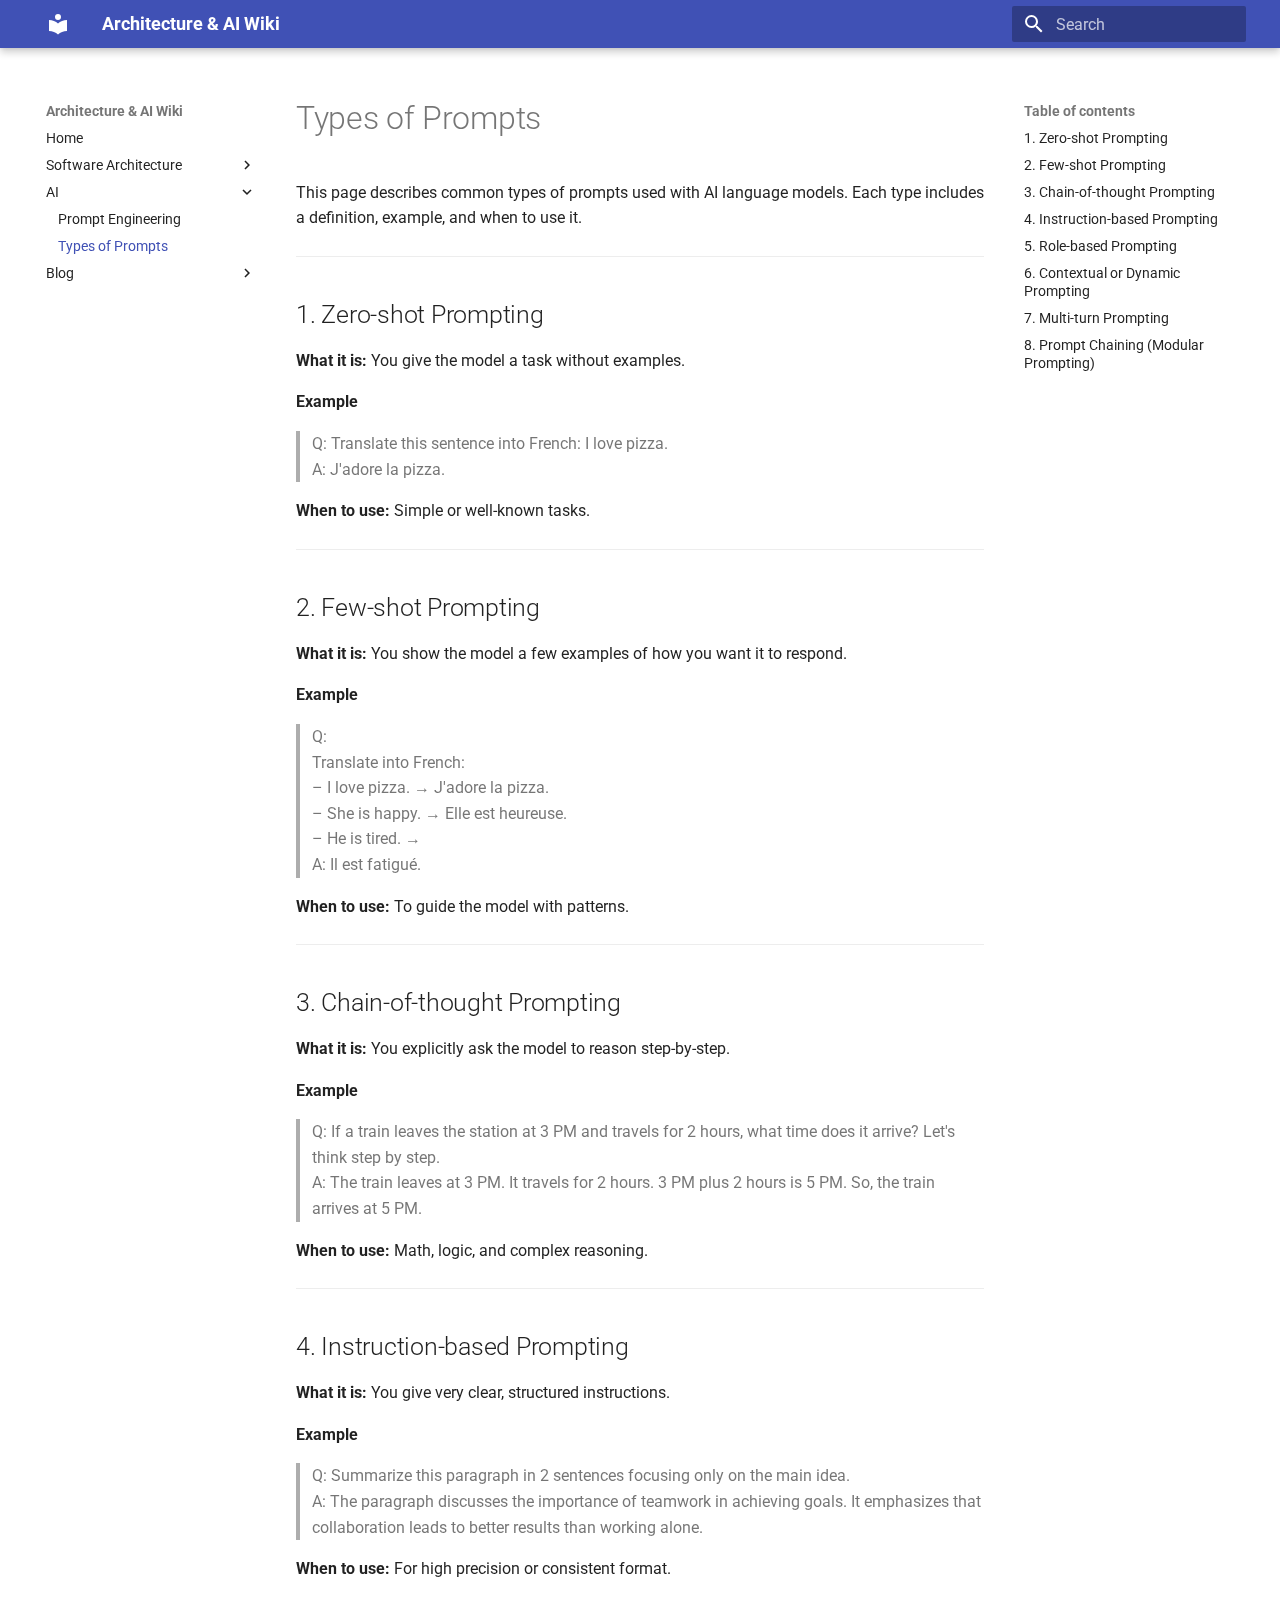
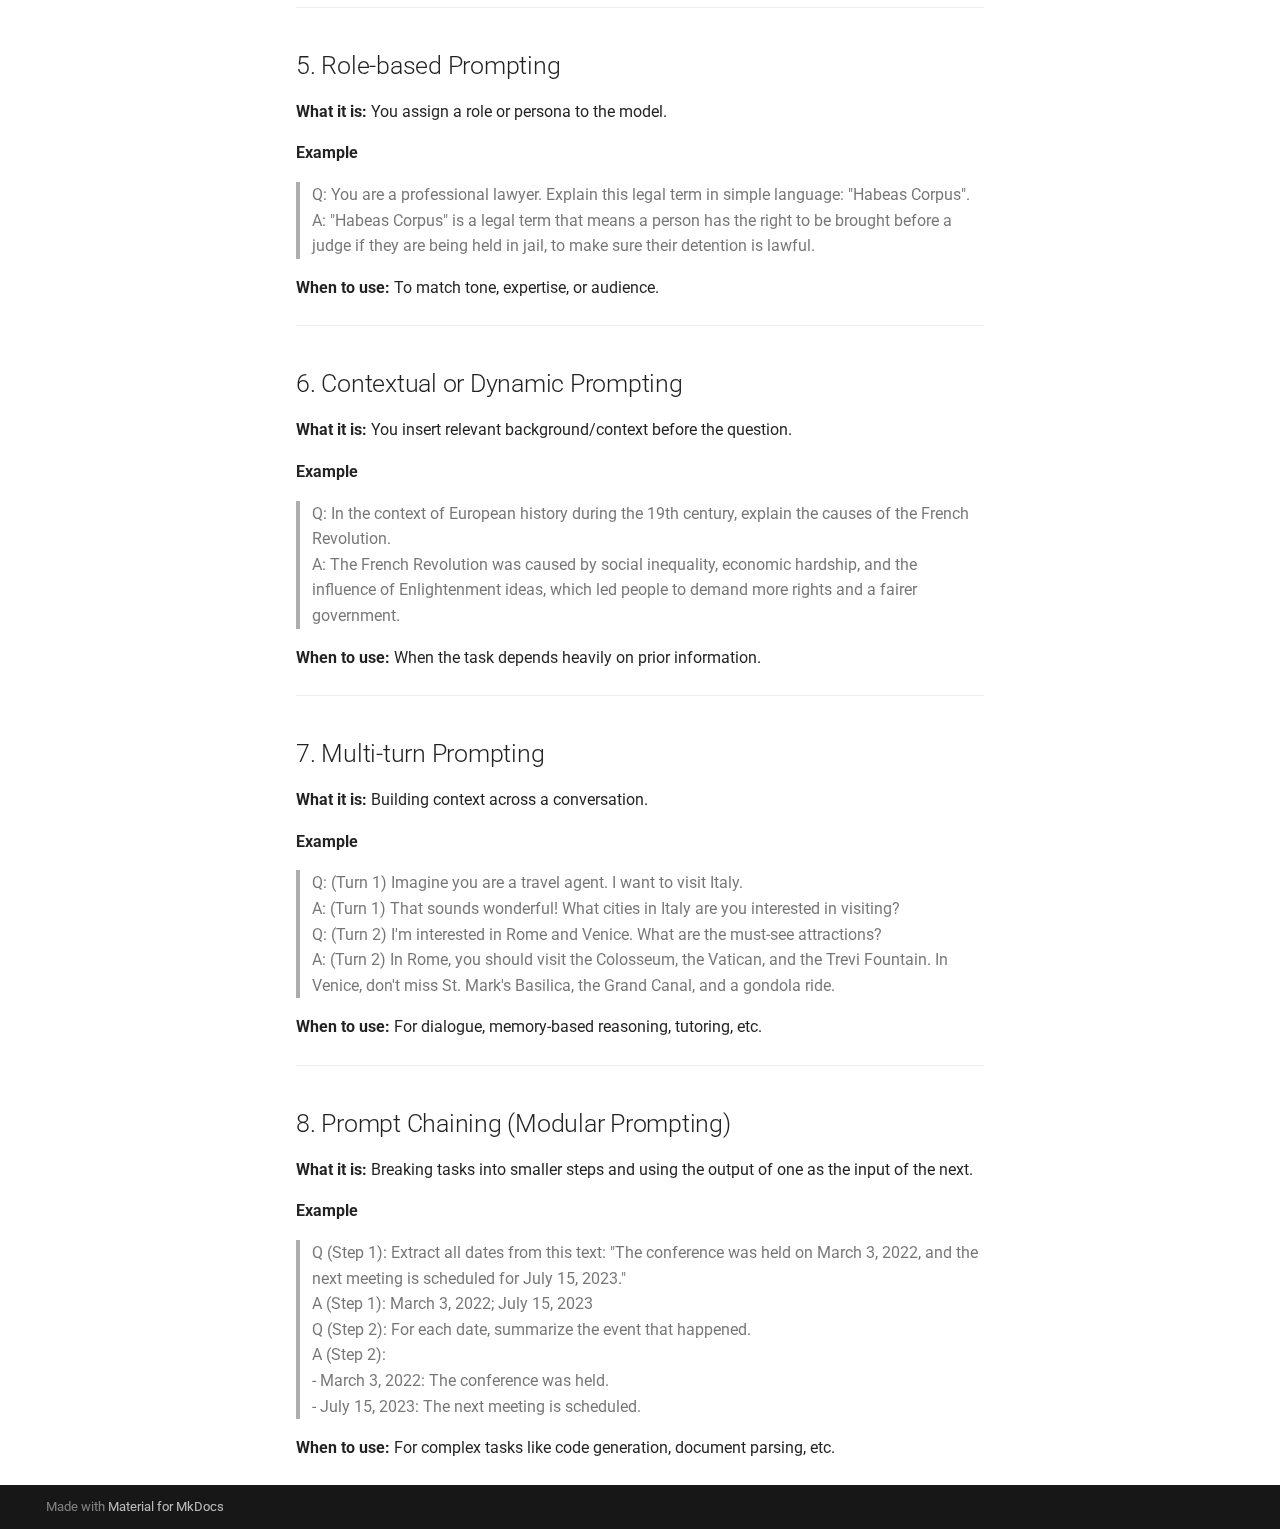
<file: ai/types-of-prompts/index.html>
<!doctype html>
<html lang="en" class="no-js">
  <head>
    
      <meta charset="utf-8">
      <meta name="viewport" content="width=device-width,initial-scale=1">
      
      
      
      
        <link rel="prev" href="../prompt-engineering/">
      
      
        <link rel="next" href="../../blog/2025-06-01-why-event-driven-architecture-scales/">
      
      
      <link rel="icon" href="../../assets/images/favicon.png">
      <meta name="generator" content="mkdocs-1.6.1, mkdocs-material-9.6.14">
    
    
      
        <title>Types of Prompts - Architecture & AI Wiki</title>
      
    
    
      <link rel="stylesheet" href="../../assets/stylesheets/main.342714a4.min.css">
      
      


    
    
      
    
    
      
        
        
        <link rel="preconnect" href="https://fonts.gstatic.com" crossorigin>
        <link rel="stylesheet" href="https://fonts.googleapis.com/css?family=Roboto:300,300i,400,400i,700,700i%7CRoboto+Mono:400,400i,700,700i&display=fallback">
        <style>:root{--md-text-font:"Roboto";--md-code-font:"Roboto Mono"}</style>
      
    
    
      <link rel="stylesheet" href="../../stylesheets/extra.css">
    
    <script>__md_scope=new URL("../..",location),__md_hash=e=>[...e].reduce(((e,_)=>(e<<5)-e+_.charCodeAt(0)),0),__md_get=(e,_=localStorage,t=__md_scope)=>JSON.parse(_.getItem(t.pathname+"."+e)),__md_set=(e,_,t=localStorage,a=__md_scope)=>{try{t.setItem(a.pathname+"."+e,JSON.stringify(_))}catch(e){}}</script>
    
      

    
    
    
  </head>
  
  
    <body dir="ltr">
  
    
    <input class="md-toggle" data-md-toggle="drawer" type="checkbox" id="__drawer" autocomplete="off">
    <input class="md-toggle" data-md-toggle="search" type="checkbox" id="__search" autocomplete="off">
    <label class="md-overlay" for="__drawer"></label>
    <div data-md-component="skip">
      
        
        <a href="#types-of-prompts" class="md-skip">
          Skip to content
        </a>
      
    </div>
    <div data-md-component="announce">
      
    </div>
    
    
      

  

<header class="md-header md-header--shadow" data-md-component="header">
  <nav class="md-header__inner md-grid" aria-label="Header">
    <a href="../.." title="Architecture &amp; AI Wiki" class="md-header__button md-logo" aria-label="Architecture & AI Wiki" data-md-component="logo">
      
  
  <svg xmlns="http://www.w3.org/2000/svg" viewBox="0 0 24 24"><path d="M12 8a3 3 0 0 0 3-3 3 3 0 0 0-3-3 3 3 0 0 0-3 3 3 3 0 0 0 3 3m0 3.54C9.64 9.35 6.5 8 3 8v11c3.5 0 6.64 1.35 9 3.54 2.36-2.19 5.5-3.54 9-3.54V8c-3.5 0-6.64 1.35-9 3.54"/></svg>

    </a>
    <label class="md-header__button md-icon" for="__drawer">
      
      <svg xmlns="http://www.w3.org/2000/svg" viewBox="0 0 24 24"><path d="M3 6h18v2H3zm0 5h18v2H3zm0 5h18v2H3z"/></svg>
    </label>
    <div class="md-header__title" data-md-component="header-title">
      <div class="md-header__ellipsis">
        <div class="md-header__topic">
          <span class="md-ellipsis">
            Architecture & AI Wiki
          </span>
        </div>
        <div class="md-header__topic" data-md-component="header-topic">
          <span class="md-ellipsis">
            
              Types of Prompts
            
          </span>
        </div>
      </div>
    </div>
    
    
      <script>var palette=__md_get("__palette");if(palette&&palette.color){if("(prefers-color-scheme)"===palette.color.media){var media=matchMedia("(prefers-color-scheme: light)"),input=document.querySelector(media.matches?"[data-md-color-media='(prefers-color-scheme: light)']":"[data-md-color-media='(prefers-color-scheme: dark)']");palette.color.media=input.getAttribute("data-md-color-media"),palette.color.scheme=input.getAttribute("data-md-color-scheme"),palette.color.primary=input.getAttribute("data-md-color-primary"),palette.color.accent=input.getAttribute("data-md-color-accent")}for(var[key,value]of Object.entries(palette.color))document.body.setAttribute("data-md-color-"+key,value)}</script>
    
    
    
      
      
        <label class="md-header__button md-icon" for="__search">
          
          <svg xmlns="http://www.w3.org/2000/svg" viewBox="0 0 24 24"><path d="M9.5 3A6.5 6.5 0 0 1 16 9.5c0 1.61-.59 3.09-1.56 4.23l.27.27h.79l5 5-1.5 1.5-5-5v-.79l-.27-.27A6.52 6.52 0 0 1 9.5 16 6.5 6.5 0 0 1 3 9.5 6.5 6.5 0 0 1 9.5 3m0 2C7 5 5 7 5 9.5S7 14 9.5 14 14 12 14 9.5 12 5 9.5 5"/></svg>
        </label>
        <div class="md-search" data-md-component="search" role="dialog">
  <label class="md-search__overlay" for="__search"></label>
  <div class="md-search__inner" role="search">
    <form class="md-search__form" name="search">
      <input type="text" class="md-search__input" name="query" aria-label="Search" placeholder="Search" autocapitalize="off" autocorrect="off" autocomplete="off" spellcheck="false" data-md-component="search-query" required>
      <label class="md-search__icon md-icon" for="__search">
        
        <svg xmlns="http://www.w3.org/2000/svg" viewBox="0 0 24 24"><path d="M9.5 3A6.5 6.5 0 0 1 16 9.5c0 1.61-.59 3.09-1.56 4.23l.27.27h.79l5 5-1.5 1.5-5-5v-.79l-.27-.27A6.52 6.52 0 0 1 9.5 16 6.5 6.5 0 0 1 3 9.5 6.5 6.5 0 0 1 9.5 3m0 2C7 5 5 7 5 9.5S7 14 9.5 14 14 12 14 9.5 12 5 9.5 5"/></svg>
        
        <svg xmlns="http://www.w3.org/2000/svg" viewBox="0 0 24 24"><path d="M20 11v2H8l5.5 5.5-1.42 1.42L4.16 12l7.92-7.92L13.5 5.5 8 11z"/></svg>
      </label>
      <nav class="md-search__options" aria-label="Search">
        
        <button type="reset" class="md-search__icon md-icon" title="Clear" aria-label="Clear" tabindex="-1">
          
          <svg xmlns="http://www.w3.org/2000/svg" viewBox="0 0 24 24"><path d="M19 6.41 17.59 5 12 10.59 6.41 5 5 6.41 10.59 12 5 17.59 6.41 19 12 13.41 17.59 19 19 17.59 13.41 12z"/></svg>
        </button>
      </nav>
      
    </form>
    <div class="md-search__output">
      <div class="md-search__scrollwrap" tabindex="0" data-md-scrollfix>
        <div class="md-search-result" data-md-component="search-result">
          <div class="md-search-result__meta">
            Initializing search
          </div>
          <ol class="md-search-result__list" role="presentation"></ol>
        </div>
      </div>
    </div>
  </div>
</div>
      
    
    
  </nav>
  
</header>
    
    <div class="md-container" data-md-component="container">
      
      
        
          
        
      
      <main class="md-main" data-md-component="main">
        <div class="md-main__inner md-grid">
          
            
              
              <div class="md-sidebar md-sidebar--primary" data-md-component="sidebar" data-md-type="navigation" >
                <div class="md-sidebar__scrollwrap">
                  <div class="md-sidebar__inner">
                    



<nav class="md-nav md-nav--primary" aria-label="Navigation" data-md-level="0">
  <label class="md-nav__title" for="__drawer">
    <a href="../.." title="Architecture &amp; AI Wiki" class="md-nav__button md-logo" aria-label="Architecture & AI Wiki" data-md-component="logo">
      
  
  <svg xmlns="http://www.w3.org/2000/svg" viewBox="0 0 24 24"><path d="M12 8a3 3 0 0 0 3-3 3 3 0 0 0-3-3 3 3 0 0 0-3 3 3 3 0 0 0 3 3m0 3.54C9.64 9.35 6.5 8 3 8v11c3.5 0 6.64 1.35 9 3.54 2.36-2.19 5.5-3.54 9-3.54V8c-3.5 0-6.64 1.35-9 3.54"/></svg>

    </a>
    Architecture & AI Wiki
  </label>
  
  <ul class="md-nav__list" data-md-scrollfix>
    
      
      
  
  
  
  
    <li class="md-nav__item">
      <a href="../.." class="md-nav__link">
        
  
  
  <span class="md-ellipsis">
    Home
    
  </span>
  

      </a>
    </li>
  

    
      
      
  
  
  
  
    
    
    
    
    
    <li class="md-nav__item md-nav__item--nested">
      
        
        
        <input class="md-nav__toggle md-toggle " type="checkbox" id="__nav_2" >
        
          
          <label class="md-nav__link" for="__nav_2" id="__nav_2_label" tabindex="0">
            
  
  
  <span class="md-ellipsis">
    Software Architecture
    
  </span>
  

            <span class="md-nav__icon md-icon"></span>
          </label>
        
        <nav class="md-nav" data-md-level="1" aria-labelledby="__nav_2_label" aria-expanded="false">
          <label class="md-nav__title" for="__nav_2">
            <span class="md-nav__icon md-icon"></span>
            Software Architecture
          </label>
          <ul class="md-nav__list" data-md-scrollfix>
            
              
                
  
  
  
  
    <li class="md-nav__item">
      <a href="../../software-architecture/architectural-views/" class="md-nav__link">
        
  
  
  <span class="md-ellipsis">
    Architerual Views
    
  </span>
  

      </a>
    </li>
  

              
            
              
                
  
  
  
  
    <li class="md-nav__item">
      <a href="../../software-architecture/design-principles/" class="md-nav__link">
        
  
  
  <span class="md-ellipsis">
    Design Principles
    
  </span>
  

      </a>
    </li>
  

              
            
              
                
  
  
  
  
    
    
    
    
    
    <li class="md-nav__item md-nav__item--nested">
      
        
        
        <input class="md-nav__toggle md-toggle " type="checkbox" id="__nav_2_3" >
        
          
          <label class="md-nav__link" for="__nav_2_3" id="__nav_2_3_label" tabindex="0">
            
  
  
  <span class="md-ellipsis">
    Patterns
    
  </span>
  

            <span class="md-nav__icon md-icon"></span>
          </label>
        
        <nav class="md-nav" data-md-level="2" aria-labelledby="__nav_2_3_label" aria-expanded="false">
          <label class="md-nav__title" for="__nav_2_3">
            <span class="md-nav__icon md-icon"></span>
            Patterns
          </label>
          <ul class="md-nav__list" data-md-scrollfix>
            
              
                
  
  
  
  
    <li class="md-nav__item">
      <a href="../../software-architecture/patterns/microservices/" class="md-nav__link">
        
  
  
  <span class="md-ellipsis">
    Microservices
    
  </span>
  

      </a>
    </li>
  

              
            
              
                
  
  
  
  
    <li class="md-nav__item">
      <a href="../../software-architecture/patterns/layered/" class="md-nav__link">
        
  
  
  <span class="md-ellipsis">
    Layered
    
  </span>
  

      </a>
    </li>
  

              
            
          </ul>
        </nav>
      
    </li>
  

              
            
          </ul>
        </nav>
      
    </li>
  

    
      
      
  
  
    
  
  
  
    
    
    
    
    
    <li class="md-nav__item md-nav__item--active md-nav__item--nested">
      
        
        
        <input class="md-nav__toggle md-toggle " type="checkbox" id="__nav_3" checked>
        
          
          <label class="md-nav__link" for="__nav_3" id="__nav_3_label" tabindex="0">
            
  
  
  <span class="md-ellipsis">
    AI
    
  </span>
  

            <span class="md-nav__icon md-icon"></span>
          </label>
        
        <nav class="md-nav" data-md-level="1" aria-labelledby="__nav_3_label" aria-expanded="true">
          <label class="md-nav__title" for="__nav_3">
            <span class="md-nav__icon md-icon"></span>
            AI
          </label>
          <ul class="md-nav__list" data-md-scrollfix>
            
              
                
  
  
  
  
    <li class="md-nav__item">
      <a href="../prompt-engineering/" class="md-nav__link">
        
  
  
  <span class="md-ellipsis">
    Prompt Engineering
    
  </span>
  

      </a>
    </li>
  

              
            
              
                
  
  
    
  
  
  
    <li class="md-nav__item md-nav__item--active">
      
      <input class="md-nav__toggle md-toggle" type="checkbox" id="__toc">
      
      
        
      
      
        <label class="md-nav__link md-nav__link--active" for="__toc">
          
  
  
  <span class="md-ellipsis">
    Types of Prompts
    
  </span>
  

          <span class="md-nav__icon md-icon"></span>
        </label>
      
      <a href="./" class="md-nav__link md-nav__link--active">
        
  
  
  <span class="md-ellipsis">
    Types of Prompts
    
  </span>
  

      </a>
      
        

<nav class="md-nav md-nav--secondary" aria-label="Table of contents">
  
  
  
    
  
  
    <label class="md-nav__title" for="__toc">
      <span class="md-nav__icon md-icon"></span>
      Table of contents
    </label>
    <ul class="md-nav__list" data-md-component="toc" data-md-scrollfix>
      
        <li class="md-nav__item">
  <a href="#1-zero-shot-prompting" class="md-nav__link">
    <span class="md-ellipsis">
      1. Zero-shot Prompting
    </span>
  </a>
  
</li>
      
        <li class="md-nav__item">
  <a href="#2-few-shot-prompting" class="md-nav__link">
    <span class="md-ellipsis">
      2. Few-shot Prompting
    </span>
  </a>
  
</li>
      
        <li class="md-nav__item">
  <a href="#3-chain-of-thought-prompting" class="md-nav__link">
    <span class="md-ellipsis">
      3. Chain-of-thought Prompting
    </span>
  </a>
  
</li>
      
        <li class="md-nav__item">
  <a href="#4-instruction-based-prompting" class="md-nav__link">
    <span class="md-ellipsis">
      4. Instruction-based Prompting
    </span>
  </a>
  
</li>
      
        <li class="md-nav__item">
  <a href="#5-role-based-prompting" class="md-nav__link">
    <span class="md-ellipsis">
      5. Role-based Prompting
    </span>
  </a>
  
</li>
      
        <li class="md-nav__item">
  <a href="#6-contextual-or-dynamic-prompting" class="md-nav__link">
    <span class="md-ellipsis">
      6. Contextual or Dynamic Prompting
    </span>
  </a>
  
</li>
      
        <li class="md-nav__item">
  <a href="#7-multi-turn-prompting" class="md-nav__link">
    <span class="md-ellipsis">
      7. Multi-turn Prompting
    </span>
  </a>
  
</li>
      
        <li class="md-nav__item">
  <a href="#8-prompt-chaining-modular-prompting" class="md-nav__link">
    <span class="md-ellipsis">
      8. Prompt Chaining (Modular Prompting)
    </span>
  </a>
  
</li>
      
    </ul>
  
</nav>
      
    </li>
  

              
            
          </ul>
        </nav>
      
    </li>
  

    
      
      
  
  
  
  
    
    
    
    
    
    <li class="md-nav__item md-nav__item--nested">
      
        
        
        <input class="md-nav__toggle md-toggle " type="checkbox" id="__nav_4" >
        
          
          <label class="md-nav__link" for="__nav_4" id="__nav_4_label" tabindex="0">
            
  
  
  <span class="md-ellipsis">
    Blog
    
  </span>
  

            <span class="md-nav__icon md-icon"></span>
          </label>
        
        <nav class="md-nav" data-md-level="1" aria-labelledby="__nav_4_label" aria-expanded="false">
          <label class="md-nav__title" for="__nav_4">
            <span class="md-nav__icon md-icon"></span>
            Blog
          </label>
          <ul class="md-nav__list" data-md-scrollfix>
            
              
                
  
  
  
  
    <li class="md-nav__item">
      <a href="../../blog/2025-06-01-why-event-driven-architecture-scales/" class="md-nav__link">
        
  
  
  <span class="md-ellipsis">
    2025-06-01
    
  </span>
  

      </a>
    </li>
  

              
            
          </ul>
        </nav>
      
    </li>
  

    
  </ul>
</nav>
                  </div>
                </div>
              </div>
            
            
              
              <div class="md-sidebar md-sidebar--secondary" data-md-component="sidebar" data-md-type="toc" >
                <div class="md-sidebar__scrollwrap">
                  <div class="md-sidebar__inner">
                    

<nav class="md-nav md-nav--secondary" aria-label="Table of contents">
  
  
  
    
  
  
    <label class="md-nav__title" for="__toc">
      <span class="md-nav__icon md-icon"></span>
      Table of contents
    </label>
    <ul class="md-nav__list" data-md-component="toc" data-md-scrollfix>
      
        <li class="md-nav__item">
  <a href="#1-zero-shot-prompting" class="md-nav__link">
    <span class="md-ellipsis">
      1. Zero-shot Prompting
    </span>
  </a>
  
</li>
      
        <li class="md-nav__item">
  <a href="#2-few-shot-prompting" class="md-nav__link">
    <span class="md-ellipsis">
      2. Few-shot Prompting
    </span>
  </a>
  
</li>
      
        <li class="md-nav__item">
  <a href="#3-chain-of-thought-prompting" class="md-nav__link">
    <span class="md-ellipsis">
      3. Chain-of-thought Prompting
    </span>
  </a>
  
</li>
      
        <li class="md-nav__item">
  <a href="#4-instruction-based-prompting" class="md-nav__link">
    <span class="md-ellipsis">
      4. Instruction-based Prompting
    </span>
  </a>
  
</li>
      
        <li class="md-nav__item">
  <a href="#5-role-based-prompting" class="md-nav__link">
    <span class="md-ellipsis">
      5. Role-based Prompting
    </span>
  </a>
  
</li>
      
        <li class="md-nav__item">
  <a href="#6-contextual-or-dynamic-prompting" class="md-nav__link">
    <span class="md-ellipsis">
      6. Contextual or Dynamic Prompting
    </span>
  </a>
  
</li>
      
        <li class="md-nav__item">
  <a href="#7-multi-turn-prompting" class="md-nav__link">
    <span class="md-ellipsis">
      7. Multi-turn Prompting
    </span>
  </a>
  
</li>
      
        <li class="md-nav__item">
  <a href="#8-prompt-chaining-modular-prompting" class="md-nav__link">
    <span class="md-ellipsis">
      8. Prompt Chaining (Modular Prompting)
    </span>
  </a>
  
</li>
      
    </ul>
  
</nav>
                  </div>
                </div>
              </div>
            
          
          
            <div class="md-content" data-md-component="content">
              <article class="md-content__inner md-typeset">
                
                  



<h1 id="types-of-prompts">Types of Prompts</h1>
<p>This page describes common types of prompts used with AI language models. Each type includes a definition, example, and when to use it.</p>
<hr />
<h2 id="1-zero-shot-prompting">1. Zero-shot Prompting</h2>
<p><strong>What it is:</strong> You give the model a task without examples.</p>
<p><strong>Example</strong>  </p>
<blockquote>
<p>Q: Translate this sentence into French: I love pizza.<br />
A: J'adore la pizza.</p>
</blockquote>
<p><strong>When to use:</strong> Simple or well-known tasks.</p>
<hr />
<h2 id="2-few-shot-prompting">2. Few-shot Prompting</h2>
<p><strong>What it is:</strong> You show the model a few examples of how you want it to respond.</p>
<p><strong>Example</strong>  </p>
<blockquote>
<p>Q:<br />
Translate into French:<br />
– I love pizza. → J'adore la pizza.<br />
– She is happy. → Elle est heureuse.<br />
– He is tired. →<br />
A: Il est fatigué.</p>
</blockquote>
<p><strong>When to use:</strong> To guide the model with patterns.</p>
<hr />
<h2 id="3-chain-of-thought-prompting">3. Chain-of-thought Prompting</h2>
<p><strong>What it is:</strong> You explicitly ask the model to reason step-by-step.</p>
<p><strong>Example</strong>  </p>
<blockquote>
<p>Q: If a train leaves the station at 3 PM and travels for 2 hours, what time does it arrive? Let's think step by step.<br />
A: The train leaves at 3 PM. It travels for 2 hours. 3 PM plus 2 hours is 5 PM. So, the train arrives at 5 PM.</p>
</blockquote>
<p><strong>When to use:</strong> Math, logic, and complex reasoning.</p>
<hr />
<h2 id="4-instruction-based-prompting">4. Instruction-based Prompting</h2>
<p><strong>What it is:</strong> You give very clear, structured instructions.</p>
<p><strong>Example</strong>  </p>
<blockquote>
<p>Q: Summarize this paragraph in 2 sentences focusing only on the main idea.<br />
A: The paragraph discusses the importance of teamwork in achieving goals. It emphasizes that collaboration leads to better results than working alone.</p>
</blockquote>
<p><strong>When to use:</strong> For high precision or consistent format.</p>
<hr />
<h2 id="5-role-based-prompting">5. Role-based Prompting</h2>
<p><strong>What it is:</strong> You assign a role or persona to the model.</p>
<p><strong>Example</strong>  </p>
<blockquote>
<p>Q: You are a professional lawyer. Explain this legal term in simple language: "Habeas Corpus".<br />
A: "Habeas Corpus" is a legal term that means a person has the right to be brought before a judge if they are being held in jail, to make sure their detention is lawful.</p>
</blockquote>
<p><strong>When to use:</strong> To match tone, expertise, or audience.</p>
<hr />
<h2 id="6-contextual-or-dynamic-prompting">6. Contextual or Dynamic Prompting</h2>
<p><strong>What it is:</strong> You insert relevant background/context before the question.</p>
<p><strong>Example</strong>  </p>
<blockquote>
<p>Q: In the context of European history during the 19th century, explain the causes of the French Revolution.<br />
A: The French Revolution was caused by social inequality, economic hardship, and the influence of Enlightenment ideas, which led people to demand more rights and a fairer government.</p>
</blockquote>
<p><strong>When to use:</strong> When the task depends heavily on prior information.</p>
<hr />
<h2 id="7-multi-turn-prompting">7. Multi-turn Prompting</h2>
<p><strong>What it is:</strong> Building context across a conversation.</p>
<p><strong>Example</strong>  </p>
<blockquote>
<p>Q: (Turn 1) Imagine you are a travel agent. I want to visit Italy.<br />
A: (Turn 1) That sounds wonderful! What cities in Italy are you interested in visiting?<br />
Q: (Turn 2) I'm interested in Rome and Venice. What are the must-see attractions?<br />
A: (Turn 2) In Rome, you should visit the Colosseum, the Vatican, and the Trevi Fountain. In Venice, don't miss St. Mark's Basilica, the Grand Canal, and a gondola ride.</p>
</blockquote>
<p><strong>When to use:</strong> For dialogue, memory-based reasoning, tutoring, etc.</p>
<hr />
<h2 id="8-prompt-chaining-modular-prompting">8. Prompt Chaining (Modular Prompting)</h2>
<p><strong>What it is:</strong> Breaking tasks into smaller steps and using the output of one as the input of the next.</p>
<p><strong>Example</strong>  </p>
<blockquote>
<p>Q (Step 1): Extract all dates from this text: "The conference was held on March 3, 2022, and the next meeting is scheduled for July 15, 2023."<br />
A (Step 1): March 3, 2022; July 15, 2023<br />
Q (Step 2): For each date, summarize the event that happened.<br />
A (Step 2):<br />
- March 3, 2022: The conference was held.<br />
- July 15, 2023: The next meeting is scheduled.</p>
</blockquote>
<p><strong>When to use:</strong> For complex tasks like code generation, document parsing, etc. </p>












                
              </article>
            </div>
          
          
<script>var target=document.getElementById(location.hash.slice(1));target&&target.name&&(target.checked=target.name.startsWith("__tabbed_"))</script>
        </div>
        
      </main>
      
        <footer class="md-footer">
  
  <div class="md-footer-meta md-typeset">
    <div class="md-footer-meta__inner md-grid">
      <div class="md-copyright">
  
  
    Made with
    <a href="https://squidfunk.github.io/mkdocs-material/" target="_blank" rel="noopener">
      Material for MkDocs
    </a>
  
</div>
      
    </div>
  </div>
</footer>
      
    </div>
    <div class="md-dialog" data-md-component="dialog">
      <div class="md-dialog__inner md-typeset"></div>
    </div>
    
    
    
      
      <script id="__config" type="application/json">{"base": "../..", "features": [], "search": "../../assets/javascripts/workers/search.d50fe291.min.js", "tags": null, "translations": {"clipboard.copied": "Copied to clipboard", "clipboard.copy": "Copy to clipboard", "search.result.more.one": "1 more on this page", "search.result.more.other": "# more on this page", "search.result.none": "No matching documents", "search.result.one": "1 matching document", "search.result.other": "# matching documents", "search.result.placeholder": "Type to start searching", "search.result.term.missing": "Missing", "select.version": "Select version"}, "version": null}</script>
    
    
      <script src="../../assets/javascripts/bundle.13a4f30d.min.js"></script>
      
    
  </body>
</html>
</file>
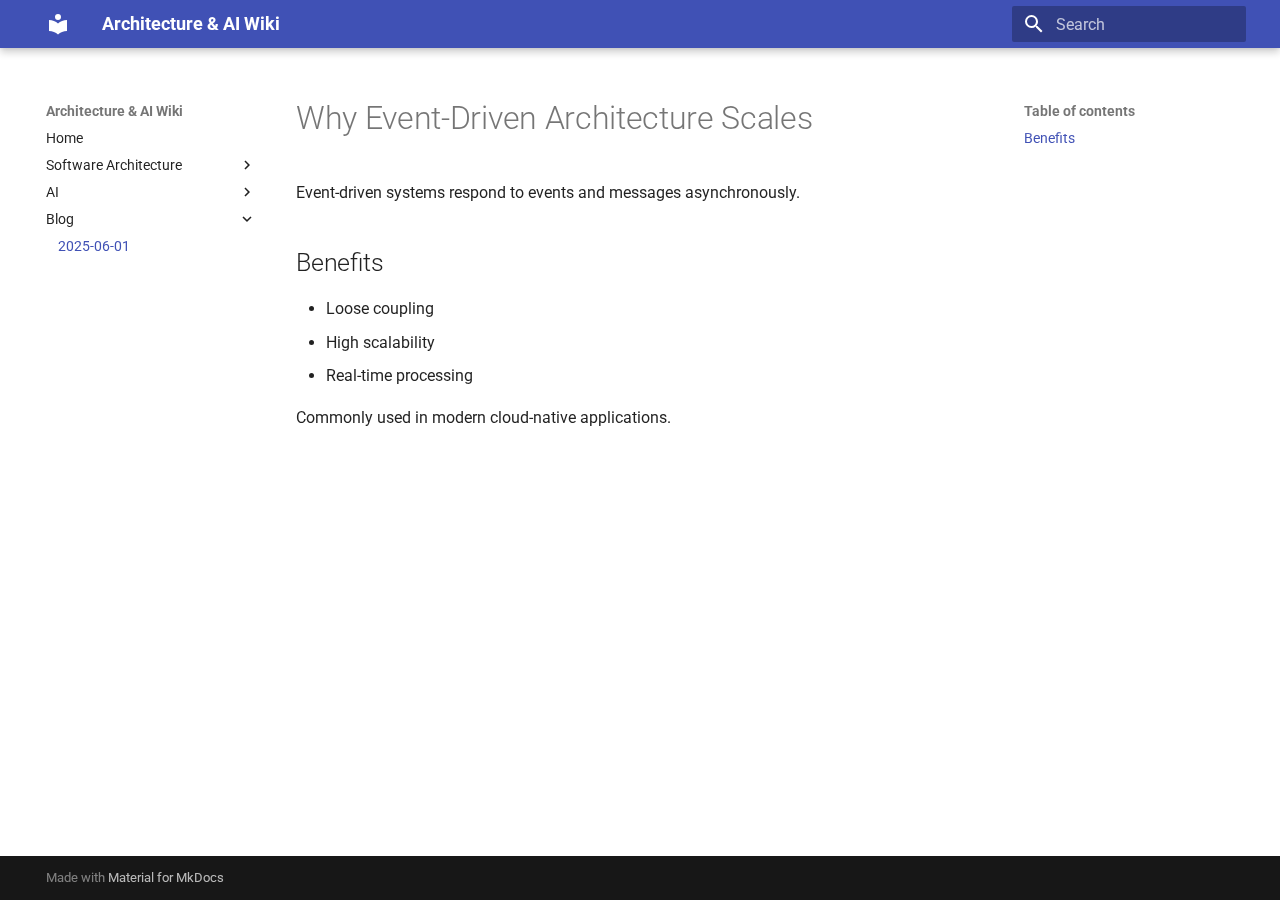
<file: blog/2025-06-01-why-event-driven-architecture-scales/index.html>
<!doctype html>
<html lang="en" class="no-js">
  <head>
    
      <meta charset="utf-8">
      <meta name="viewport" content="width=device-width,initial-scale=1">
      
      
      
      
        <link rel="prev" href="../../ai/">
      
      
      
      <link rel="icon" href="../../assets/images/favicon.png">
      <meta name="generator" content="mkdocs-1.6.1, mkdocs-material-9.6.14">
    
    
      
        <title>2025-06-01 - Architecture & AI Wiki</title>
      
    
    
      <link rel="stylesheet" href="../../assets/stylesheets/main.342714a4.min.css">
      
      


    
    
      
    
    
      
        
        
        <link rel="preconnect" href="https://fonts.gstatic.com" crossorigin>
        <link rel="stylesheet" href="https://fonts.googleapis.com/css?family=Roboto:300,300i,400,400i,700,700i%7CRoboto+Mono:400,400i,700,700i&display=fallback">
        <style>:root{--md-text-font:"Roboto";--md-code-font:"Roboto Mono"}</style>
      
    
    
    <script>__md_scope=new URL("../..",location),__md_hash=e=>[...e].reduce(((e,_)=>(e<<5)-e+_.charCodeAt(0)),0),__md_get=(e,_=localStorage,t=__md_scope)=>JSON.parse(_.getItem(t.pathname+"."+e)),__md_set=(e,_,t=localStorage,a=__md_scope)=>{try{t.setItem(a.pathname+"."+e,JSON.stringify(_))}catch(e){}}</script>
    
      

    
    
    
  </head>
  
  
    <body dir="ltr">
  
    
    <input class="md-toggle" data-md-toggle="drawer" type="checkbox" id="__drawer" autocomplete="off">
    <input class="md-toggle" data-md-toggle="search" type="checkbox" id="__search" autocomplete="off">
    <label class="md-overlay" for="__drawer"></label>
    <div data-md-component="skip">
      
        
        <a href="#why-event-driven-architecture-scales" class="md-skip">
          Skip to content
        </a>
      
    </div>
    <div data-md-component="announce">
      
    </div>
    
    
      

  

<header class="md-header md-header--shadow" data-md-component="header">
  <nav class="md-header__inner md-grid" aria-label="Header">
    <a href="../.." title="Architecture &amp; AI Wiki" class="md-header__button md-logo" aria-label="Architecture & AI Wiki" data-md-component="logo">
      
  
  <svg xmlns="http://www.w3.org/2000/svg" viewBox="0 0 24 24"><path d="M12 8a3 3 0 0 0 3-3 3 3 0 0 0-3-3 3 3 0 0 0-3 3 3 3 0 0 0 3 3m0 3.54C9.64 9.35 6.5 8 3 8v11c3.5 0 6.64 1.35 9 3.54 2.36-2.19 5.5-3.54 9-3.54V8c-3.5 0-6.64 1.35-9 3.54"/></svg>

    </a>
    <label class="md-header__button md-icon" for="__drawer">
      
      <svg xmlns="http://www.w3.org/2000/svg" viewBox="0 0 24 24"><path d="M3 6h18v2H3zm0 5h18v2H3zm0 5h18v2H3z"/></svg>
    </label>
    <div class="md-header__title" data-md-component="header-title">
      <div class="md-header__ellipsis">
        <div class="md-header__topic">
          <span class="md-ellipsis">
            Architecture & AI Wiki
          </span>
        </div>
        <div class="md-header__topic" data-md-component="header-topic">
          <span class="md-ellipsis">
            
              2025-06-01
            
          </span>
        </div>
      </div>
    </div>
    
    
      <script>var palette=__md_get("__palette");if(palette&&palette.color){if("(prefers-color-scheme)"===palette.color.media){var media=matchMedia("(prefers-color-scheme: light)"),input=document.querySelector(media.matches?"[data-md-color-media='(prefers-color-scheme: light)']":"[data-md-color-media='(prefers-color-scheme: dark)']");palette.color.media=input.getAttribute("data-md-color-media"),palette.color.scheme=input.getAttribute("data-md-color-scheme"),palette.color.primary=input.getAttribute("data-md-color-primary"),palette.color.accent=input.getAttribute("data-md-color-accent")}for(var[key,value]of Object.entries(palette.color))document.body.setAttribute("data-md-color-"+key,value)}</script>
    
    
    
      
      
        <label class="md-header__button md-icon" for="__search">
          
          <svg xmlns="http://www.w3.org/2000/svg" viewBox="0 0 24 24"><path d="M9.5 3A6.5 6.5 0 0 1 16 9.5c0 1.61-.59 3.09-1.56 4.23l.27.27h.79l5 5-1.5 1.5-5-5v-.79l-.27-.27A6.52 6.52 0 0 1 9.5 16 6.5 6.5 0 0 1 3 9.5 6.5 6.5 0 0 1 9.5 3m0 2C7 5 5 7 5 9.5S7 14 9.5 14 14 12 14 9.5 12 5 9.5 5"/></svg>
        </label>
        <div class="md-search" data-md-component="search" role="dialog">
  <label class="md-search__overlay" for="__search"></label>
  <div class="md-search__inner" role="search">
    <form class="md-search__form" name="search">
      <input type="text" class="md-search__input" name="query" aria-label="Search" placeholder="Search" autocapitalize="off" autocorrect="off" autocomplete="off" spellcheck="false" data-md-component="search-query" required>
      <label class="md-search__icon md-icon" for="__search">
        
        <svg xmlns="http://www.w3.org/2000/svg" viewBox="0 0 24 24"><path d="M9.5 3A6.5 6.5 0 0 1 16 9.5c0 1.61-.59 3.09-1.56 4.23l.27.27h.79l5 5-1.5 1.5-5-5v-.79l-.27-.27A6.52 6.52 0 0 1 9.5 16 6.5 6.5 0 0 1 3 9.5 6.5 6.5 0 0 1 9.5 3m0 2C7 5 5 7 5 9.5S7 14 9.5 14 14 12 14 9.5 12 5 9.5 5"/></svg>
        
        <svg xmlns="http://www.w3.org/2000/svg" viewBox="0 0 24 24"><path d="M20 11v2H8l5.5 5.5-1.42 1.42L4.16 12l7.92-7.92L13.5 5.5 8 11z"/></svg>
      </label>
      <nav class="md-search__options" aria-label="Search">
        
        <button type="reset" class="md-search__icon md-icon" title="Clear" aria-label="Clear" tabindex="-1">
          
          <svg xmlns="http://www.w3.org/2000/svg" viewBox="0 0 24 24"><path d="M19 6.41 17.59 5 12 10.59 6.41 5 5 6.41 10.59 12 5 17.59 6.41 19 12 13.41 17.59 19 19 17.59 13.41 12z"/></svg>
        </button>
      </nav>
      
    </form>
    <div class="md-search__output">
      <div class="md-search__scrollwrap" tabindex="0" data-md-scrollfix>
        <div class="md-search-result" data-md-component="search-result">
          <div class="md-search-result__meta">
            Initializing search
          </div>
          <ol class="md-search-result__list" role="presentation"></ol>
        </div>
      </div>
    </div>
  </div>
</div>
      
    
    
  </nav>
  
</header>
    
    <div class="md-container" data-md-component="container">
      
      
        
          
        
      
      <main class="md-main" data-md-component="main">
        <div class="md-main__inner md-grid">
          
            
              
              <div class="md-sidebar md-sidebar--primary" data-md-component="sidebar" data-md-type="navigation" >
                <div class="md-sidebar__scrollwrap">
                  <div class="md-sidebar__inner">
                    



<nav class="md-nav md-nav--primary" aria-label="Navigation" data-md-level="0">
  <label class="md-nav__title" for="__drawer">
    <a href="../.." title="Architecture &amp; AI Wiki" class="md-nav__button md-logo" aria-label="Architecture & AI Wiki" data-md-component="logo">
      
  
  <svg xmlns="http://www.w3.org/2000/svg" viewBox="0 0 24 24"><path d="M12 8a3 3 0 0 0 3-3 3 3 0 0 0-3-3 3 3 0 0 0-3 3 3 3 0 0 0 3 3m0 3.54C9.64 9.35 6.5 8 3 8v11c3.5 0 6.64 1.35 9 3.54 2.36-2.19 5.5-3.54 9-3.54V8c-3.5 0-6.64 1.35-9 3.54"/></svg>

    </a>
    Architecture & AI Wiki
  </label>
  
  <ul class="md-nav__list" data-md-scrollfix>
    
      
      
  
  
  
  
    <li class="md-nav__item">
      <a href="../.." class="md-nav__link">
        
  
  
  <span class="md-ellipsis">
    Home
    
  </span>
  

      </a>
    </li>
  

    
      
      
  
  
  
  
    
    
    
    
    
    <li class="md-nav__item md-nav__item--nested">
      
        
        
        <input class="md-nav__toggle md-toggle " type="checkbox" id="__nav_2" >
        
          
          <label class="md-nav__link" for="__nav_2" id="__nav_2_label" tabindex="0">
            
  
  
  <span class="md-ellipsis">
    Software Architecture
    
  </span>
  

            <span class="md-nav__icon md-icon"></span>
          </label>
        
        <nav class="md-nav" data-md-level="1" aria-labelledby="__nav_2_label" aria-expanded="false">
          <label class="md-nav__title" for="__nav_2">
            <span class="md-nav__icon md-icon"></span>
            Software Architecture
          </label>
          <ul class="md-nav__list" data-md-scrollfix>
            
              
                
  
  
  
  
    <li class="md-nav__item">
      <a href="../../software-architecture/" class="md-nav__link">
        
  
  
  <span class="md-ellipsis">
    Overview
    
  </span>
  

      </a>
    </li>
  

              
            
              
                
  
  
  
  
    <li class="md-nav__item">
      <a href="../../software-architecture/design-principles/" class="md-nav__link">
        
  
  
  <span class="md-ellipsis">
    Design Principles
    
  </span>
  

      </a>
    </li>
  

              
            
              
                
  
  
  
  
    
    
    
    
    
    <li class="md-nav__item md-nav__item--nested">
      
        
        
        <input class="md-nav__toggle md-toggle " type="checkbox" id="__nav_2_3" >
        
          
          <label class="md-nav__link" for="__nav_2_3" id="__nav_2_3_label" tabindex="0">
            
  
  
  <span class="md-ellipsis">
    Patterns
    
  </span>
  

            <span class="md-nav__icon md-icon"></span>
          </label>
        
        <nav class="md-nav" data-md-level="2" aria-labelledby="__nav_2_3_label" aria-expanded="false">
          <label class="md-nav__title" for="__nav_2_3">
            <span class="md-nav__icon md-icon"></span>
            Patterns
          </label>
          <ul class="md-nav__list" data-md-scrollfix>
            
              
                
  
  
  
  
    <li class="md-nav__item">
      <a href="../../software-architecture/patterns/microservices/" class="md-nav__link">
        
  
  
  <span class="md-ellipsis">
    Microservices
    
  </span>
  

      </a>
    </li>
  

              
            
              
                
  
  
  
  
    <li class="md-nav__item">
      <a href="../../software-architecture/patterns/layered/" class="md-nav__link">
        
  
  
  <span class="md-ellipsis">
    Layered
    
  </span>
  

      </a>
    </li>
  

              
            
          </ul>
        </nav>
      
    </li>
  

              
            
          </ul>
        </nav>
      
    </li>
  

    
      
      
  
  
  
  
    
    
    
    
    
    <li class="md-nav__item md-nav__item--nested">
      
        
        
        <input class="md-nav__toggle md-toggle " type="checkbox" id="__nav_3" >
        
          
          <label class="md-nav__link" for="__nav_3" id="__nav_3_label" tabindex="0">
            
  
  
  <span class="md-ellipsis">
    AI
    
  </span>
  

            <span class="md-nav__icon md-icon"></span>
          </label>
        
        <nav class="md-nav" data-md-level="1" aria-labelledby="__nav_3_label" aria-expanded="false">
          <label class="md-nav__title" for="__nav_3">
            <span class="md-nav__icon md-icon"></span>
            AI
          </label>
          <ul class="md-nav__list" data-md-scrollfix>
            
              
                
  
  
  
  
    <li class="md-nav__item">
      <a href="../../ai/" class="md-nav__link">
        
  
  
  <span class="md-ellipsis">
    Overview
    
  </span>
  

      </a>
    </li>
  

              
            
          </ul>
        </nav>
      
    </li>
  

    
      
      
  
  
    
  
  
  
    
    
    
    
    
    <li class="md-nav__item md-nav__item--active md-nav__item--nested">
      
        
        
        <input class="md-nav__toggle md-toggle " type="checkbox" id="__nav_4" checked>
        
          
          <label class="md-nav__link" for="__nav_4" id="__nav_4_label" tabindex="0">
            
  
  
  <span class="md-ellipsis">
    Blog
    
  </span>
  

            <span class="md-nav__icon md-icon"></span>
          </label>
        
        <nav class="md-nav" data-md-level="1" aria-labelledby="__nav_4_label" aria-expanded="true">
          <label class="md-nav__title" for="__nav_4">
            <span class="md-nav__icon md-icon"></span>
            Blog
          </label>
          <ul class="md-nav__list" data-md-scrollfix>
            
              
                
  
  
    
  
  
  
    <li class="md-nav__item md-nav__item--active">
      
      <input class="md-nav__toggle md-toggle" type="checkbox" id="__toc">
      
      
        
      
      
        <label class="md-nav__link md-nav__link--active" for="__toc">
          
  
  
  <span class="md-ellipsis">
    2025-06-01
    
  </span>
  

          <span class="md-nav__icon md-icon"></span>
        </label>
      
      <a href="./" class="md-nav__link md-nav__link--active">
        
  
  
  <span class="md-ellipsis">
    2025-06-01
    
  </span>
  

      </a>
      
        

<nav class="md-nav md-nav--secondary" aria-label="Table of contents">
  
  
  
    
  
  
    <label class="md-nav__title" for="__toc">
      <span class="md-nav__icon md-icon"></span>
      Table of contents
    </label>
    <ul class="md-nav__list" data-md-component="toc" data-md-scrollfix>
      
        <li class="md-nav__item">
  <a href="#benefits" class="md-nav__link">
    <span class="md-ellipsis">
      Benefits
    </span>
  </a>
  
</li>
      
    </ul>
  
</nav>
      
    </li>
  

              
            
          </ul>
        </nav>
      
    </li>
  

    
  </ul>
</nav>
                  </div>
                </div>
              </div>
            
            
              
              <div class="md-sidebar md-sidebar--secondary" data-md-component="sidebar" data-md-type="toc" >
                <div class="md-sidebar__scrollwrap">
                  <div class="md-sidebar__inner">
                    

<nav class="md-nav md-nav--secondary" aria-label="Table of contents">
  
  
  
    
  
  
    <label class="md-nav__title" for="__toc">
      <span class="md-nav__icon md-icon"></span>
      Table of contents
    </label>
    <ul class="md-nav__list" data-md-component="toc" data-md-scrollfix>
      
        <li class="md-nav__item">
  <a href="#benefits" class="md-nav__link">
    <span class="md-ellipsis">
      Benefits
    </span>
  </a>
  
</li>
      
    </ul>
  
</nav>
                  </div>
                </div>
              </div>
            
          
          
            <div class="md-content" data-md-component="content">
              <article class="md-content__inner md-typeset">
                
                  



<h1 id="why-event-driven-architecture-scales">Why Event-Driven Architecture Scales</h1>
<p>Event-driven systems respond to events and messages asynchronously.</p>
<h2 id="benefits">Benefits</h2>
<ul>
<li>Loose coupling</li>
<li>High scalability</li>
<li>Real-time processing</li>
</ul>
<p>Commonly used in modern cloud-native applications.</p>












                
              </article>
            </div>
          
          
<script>var target=document.getElementById(location.hash.slice(1));target&&target.name&&(target.checked=target.name.startsWith("__tabbed_"))</script>
        </div>
        
      </main>
      
        <footer class="md-footer">
  
  <div class="md-footer-meta md-typeset">
    <div class="md-footer-meta__inner md-grid">
      <div class="md-copyright">
  
  
    Made with
    <a href="https://squidfunk.github.io/mkdocs-material/" target="_blank" rel="noopener">
      Material for MkDocs
    </a>
  
</div>
      
    </div>
  </div>
</footer>
      
    </div>
    <div class="md-dialog" data-md-component="dialog">
      <div class="md-dialog__inner md-typeset"></div>
    </div>
    
    
    
      
      <script id="__config" type="application/json">{"base": "../..", "features": [], "search": "../../assets/javascripts/workers/search.d50fe291.min.js", "tags": null, "translations": {"clipboard.copied": "Copied to clipboard", "clipboard.copy": "Copy to clipboard", "search.result.more.one": "1 more on this page", "search.result.more.other": "# more on this page", "search.result.none": "No matching documents", "search.result.one": "1 matching document", "search.result.other": "# matching documents", "search.result.placeholder": "Type to start searching", "search.result.term.missing": "Missing", "select.version": "Select version"}, "version": null}</script>
    
    
      <script src="../../assets/javascripts/bundle.13a4f30d.min.js"></script>
      
    
  </body>
</html>
</file>
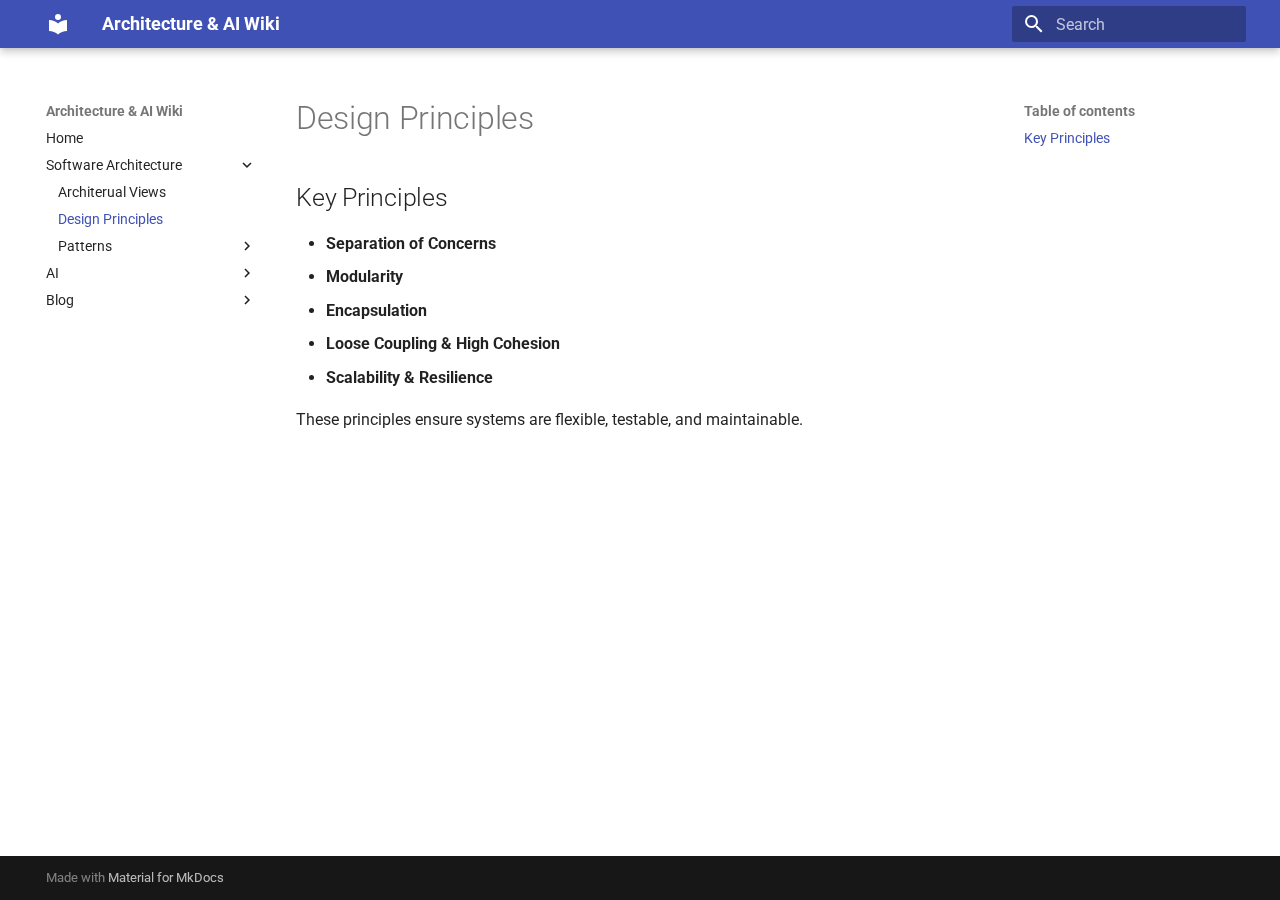
<file: software-architecture/design-principles/index.html>
<!doctype html>
<html lang="en" class="no-js">
  <head>
    
      <meta charset="utf-8">
      <meta name="viewport" content="width=device-width,initial-scale=1">
      
      
      
      
        <link rel="prev" href="../architectural-views/">
      
      
        <link rel="next" href="../patterns/microservices/">
      
      
      <link rel="icon" href="../../assets/images/favicon.png">
      <meta name="generator" content="mkdocs-1.6.1, mkdocs-material-9.6.14">
    
    
      
        <title>Design Principles - Architecture & AI Wiki</title>
      
    
    
      <link rel="stylesheet" href="../../assets/stylesheets/main.342714a4.min.css">
      
      


    
    
      
    
    
      
        
        
        <link rel="preconnect" href="https://fonts.gstatic.com" crossorigin>
        <link rel="stylesheet" href="https://fonts.googleapis.com/css?family=Roboto:300,300i,400,400i,700,700i%7CRoboto+Mono:400,400i,700,700i&display=fallback">
        <style>:root{--md-text-font:"Roboto";--md-code-font:"Roboto Mono"}</style>
      
    
    
      <link rel="stylesheet" href="../../stylesheets/extra.css">
    
    <script>__md_scope=new URL("../..",location),__md_hash=e=>[...e].reduce(((e,_)=>(e<<5)-e+_.charCodeAt(0)),0),__md_get=(e,_=localStorage,t=__md_scope)=>JSON.parse(_.getItem(t.pathname+"."+e)),__md_set=(e,_,t=localStorage,a=__md_scope)=>{try{t.setItem(a.pathname+"."+e,JSON.stringify(_))}catch(e){}}</script>
    
      

    
    
    
  </head>
  
  
    <body dir="ltr">
  
    
    <input class="md-toggle" data-md-toggle="drawer" type="checkbox" id="__drawer" autocomplete="off">
    <input class="md-toggle" data-md-toggle="search" type="checkbox" id="__search" autocomplete="off">
    <label class="md-overlay" for="__drawer"></label>
    <div data-md-component="skip">
      
        
        <a href="#design-principles" class="md-skip">
          Skip to content
        </a>
      
    </div>
    <div data-md-component="announce">
      
    </div>
    
    
      

  

<header class="md-header md-header--shadow" data-md-component="header">
  <nav class="md-header__inner md-grid" aria-label="Header">
    <a href="../.." title="Architecture &amp; AI Wiki" class="md-header__button md-logo" aria-label="Architecture & AI Wiki" data-md-component="logo">
      
  
  <svg xmlns="http://www.w3.org/2000/svg" viewBox="0 0 24 24"><path d="M12 8a3 3 0 0 0 3-3 3 3 0 0 0-3-3 3 3 0 0 0-3 3 3 3 0 0 0 3 3m0 3.54C9.64 9.35 6.5 8 3 8v11c3.5 0 6.64 1.35 9 3.54 2.36-2.19 5.5-3.54 9-3.54V8c-3.5 0-6.64 1.35-9 3.54"/></svg>

    </a>
    <label class="md-header__button md-icon" for="__drawer">
      
      <svg xmlns="http://www.w3.org/2000/svg" viewBox="0 0 24 24"><path d="M3 6h18v2H3zm0 5h18v2H3zm0 5h18v2H3z"/></svg>
    </label>
    <div class="md-header__title" data-md-component="header-title">
      <div class="md-header__ellipsis">
        <div class="md-header__topic">
          <span class="md-ellipsis">
            Architecture & AI Wiki
          </span>
        </div>
        <div class="md-header__topic" data-md-component="header-topic">
          <span class="md-ellipsis">
            
              Design Principles
            
          </span>
        </div>
      </div>
    </div>
    
    
      <script>var palette=__md_get("__palette");if(palette&&palette.color){if("(prefers-color-scheme)"===palette.color.media){var media=matchMedia("(prefers-color-scheme: light)"),input=document.querySelector(media.matches?"[data-md-color-media='(prefers-color-scheme: light)']":"[data-md-color-media='(prefers-color-scheme: dark)']");palette.color.media=input.getAttribute("data-md-color-media"),palette.color.scheme=input.getAttribute("data-md-color-scheme"),palette.color.primary=input.getAttribute("data-md-color-primary"),palette.color.accent=input.getAttribute("data-md-color-accent")}for(var[key,value]of Object.entries(palette.color))document.body.setAttribute("data-md-color-"+key,value)}</script>
    
    
    
      
      
        <label class="md-header__button md-icon" for="__search">
          
          <svg xmlns="http://www.w3.org/2000/svg" viewBox="0 0 24 24"><path d="M9.5 3A6.5 6.5 0 0 1 16 9.5c0 1.61-.59 3.09-1.56 4.23l.27.27h.79l5 5-1.5 1.5-5-5v-.79l-.27-.27A6.52 6.52 0 0 1 9.5 16 6.5 6.5 0 0 1 3 9.5 6.5 6.5 0 0 1 9.5 3m0 2C7 5 5 7 5 9.5S7 14 9.5 14 14 12 14 9.5 12 5 9.5 5"/></svg>
        </label>
        <div class="md-search" data-md-component="search" role="dialog">
  <label class="md-search__overlay" for="__search"></label>
  <div class="md-search__inner" role="search">
    <form class="md-search__form" name="search">
      <input type="text" class="md-search__input" name="query" aria-label="Search" placeholder="Search" autocapitalize="off" autocorrect="off" autocomplete="off" spellcheck="false" data-md-component="search-query" required>
      <label class="md-search__icon md-icon" for="__search">
        
        <svg xmlns="http://www.w3.org/2000/svg" viewBox="0 0 24 24"><path d="M9.5 3A6.5 6.5 0 0 1 16 9.5c0 1.61-.59 3.09-1.56 4.23l.27.27h.79l5 5-1.5 1.5-5-5v-.79l-.27-.27A6.52 6.52 0 0 1 9.5 16 6.5 6.5 0 0 1 3 9.5 6.5 6.5 0 0 1 9.5 3m0 2C7 5 5 7 5 9.5S7 14 9.5 14 14 12 14 9.5 12 5 9.5 5"/></svg>
        
        <svg xmlns="http://www.w3.org/2000/svg" viewBox="0 0 24 24"><path d="M20 11v2H8l5.5 5.5-1.42 1.42L4.16 12l7.92-7.92L13.5 5.5 8 11z"/></svg>
      </label>
      <nav class="md-search__options" aria-label="Search">
        
        <button type="reset" class="md-search__icon md-icon" title="Clear" aria-label="Clear" tabindex="-1">
          
          <svg xmlns="http://www.w3.org/2000/svg" viewBox="0 0 24 24"><path d="M19 6.41 17.59 5 12 10.59 6.41 5 5 6.41 10.59 12 5 17.59 6.41 19 12 13.41 17.59 19 19 17.59 13.41 12z"/></svg>
        </button>
      </nav>
      
    </form>
    <div class="md-search__output">
      <div class="md-search__scrollwrap" tabindex="0" data-md-scrollfix>
        <div class="md-search-result" data-md-component="search-result">
          <div class="md-search-result__meta">
            Initializing search
          </div>
          <ol class="md-search-result__list" role="presentation"></ol>
        </div>
      </div>
    </div>
  </div>
</div>
      
    
    
  </nav>
  
</header>
    
    <div class="md-container" data-md-component="container">
      
      
        
          
        
      
      <main class="md-main" data-md-component="main">
        <div class="md-main__inner md-grid">
          
            
              
              <div class="md-sidebar md-sidebar--primary" data-md-component="sidebar" data-md-type="navigation" >
                <div class="md-sidebar__scrollwrap">
                  <div class="md-sidebar__inner">
                    



<nav class="md-nav md-nav--primary" aria-label="Navigation" data-md-level="0">
  <label class="md-nav__title" for="__drawer">
    <a href="../.." title="Architecture &amp; AI Wiki" class="md-nav__button md-logo" aria-label="Architecture & AI Wiki" data-md-component="logo">
      
  
  <svg xmlns="http://www.w3.org/2000/svg" viewBox="0 0 24 24"><path d="M12 8a3 3 0 0 0 3-3 3 3 0 0 0-3-3 3 3 0 0 0-3 3 3 3 0 0 0 3 3m0 3.54C9.64 9.35 6.5 8 3 8v11c3.5 0 6.64 1.35 9 3.54 2.36-2.19 5.5-3.54 9-3.54V8c-3.5 0-6.64 1.35-9 3.54"/></svg>

    </a>
    Architecture & AI Wiki
  </label>
  
  <ul class="md-nav__list" data-md-scrollfix>
    
      
      
  
  
  
  
    <li class="md-nav__item">
      <a href="../.." class="md-nav__link">
        
  
  
  <span class="md-ellipsis">
    Home
    
  </span>
  

      </a>
    </li>
  

    
      
      
  
  
    
  
  
  
    
    
    
    
    
    <li class="md-nav__item md-nav__item--active md-nav__item--nested">
      
        
        
        <input class="md-nav__toggle md-toggle " type="checkbox" id="__nav_2" checked>
        
          
          <label class="md-nav__link" for="__nav_2" id="__nav_2_label" tabindex="0">
            
  
  
  <span class="md-ellipsis">
    Software Architecture
    
  </span>
  

            <span class="md-nav__icon md-icon"></span>
          </label>
        
        <nav class="md-nav" data-md-level="1" aria-labelledby="__nav_2_label" aria-expanded="true">
          <label class="md-nav__title" for="__nav_2">
            <span class="md-nav__icon md-icon"></span>
            Software Architecture
          </label>
          <ul class="md-nav__list" data-md-scrollfix>
            
              
                
  
  
  
  
    <li class="md-nav__item">
      <a href="../architectural-views/" class="md-nav__link">
        
  
  
  <span class="md-ellipsis">
    Architerual Views
    
  </span>
  

      </a>
    </li>
  

              
            
              
                
  
  
    
  
  
  
    <li class="md-nav__item md-nav__item--active">
      
      <input class="md-nav__toggle md-toggle" type="checkbox" id="__toc">
      
      
        
      
      
        <label class="md-nav__link md-nav__link--active" for="__toc">
          
  
  
  <span class="md-ellipsis">
    Design Principles
    
  </span>
  

          <span class="md-nav__icon md-icon"></span>
        </label>
      
      <a href="./" class="md-nav__link md-nav__link--active">
        
  
  
  <span class="md-ellipsis">
    Design Principles
    
  </span>
  

      </a>
      
        

<nav class="md-nav md-nav--secondary" aria-label="Table of contents">
  
  
  
    
  
  
    <label class="md-nav__title" for="__toc">
      <span class="md-nav__icon md-icon"></span>
      Table of contents
    </label>
    <ul class="md-nav__list" data-md-component="toc" data-md-scrollfix>
      
        <li class="md-nav__item">
  <a href="#key-principles" class="md-nav__link">
    <span class="md-ellipsis">
      Key Principles
    </span>
  </a>
  
</li>
      
    </ul>
  
</nav>
      
    </li>
  

              
            
              
                
  
  
  
  
    
    
    
    
    
    <li class="md-nav__item md-nav__item--nested">
      
        
        
        <input class="md-nav__toggle md-toggle " type="checkbox" id="__nav_2_3" >
        
          
          <label class="md-nav__link" for="__nav_2_3" id="__nav_2_3_label" tabindex="0">
            
  
  
  <span class="md-ellipsis">
    Patterns
    
  </span>
  

            <span class="md-nav__icon md-icon"></span>
          </label>
        
        <nav class="md-nav" data-md-level="2" aria-labelledby="__nav_2_3_label" aria-expanded="false">
          <label class="md-nav__title" for="__nav_2_3">
            <span class="md-nav__icon md-icon"></span>
            Patterns
          </label>
          <ul class="md-nav__list" data-md-scrollfix>
            
              
                
  
  
  
  
    <li class="md-nav__item">
      <a href="../patterns/microservices/" class="md-nav__link">
        
  
  
  <span class="md-ellipsis">
    Microservices
    
  </span>
  

      </a>
    </li>
  

              
            
              
                
  
  
  
  
    <li class="md-nav__item">
      <a href="../patterns/layered/" class="md-nav__link">
        
  
  
  <span class="md-ellipsis">
    Layered
    
  </span>
  

      </a>
    </li>
  

              
            
          </ul>
        </nav>
      
    </li>
  

              
            
          </ul>
        </nav>
      
    </li>
  

    
      
      
  
  
  
  
    
    
    
    
    
    <li class="md-nav__item md-nav__item--nested">
      
        
        
        <input class="md-nav__toggle md-toggle " type="checkbox" id="__nav_3" >
        
          
          <label class="md-nav__link" for="__nav_3" id="__nav_3_label" tabindex="0">
            
  
  
  <span class="md-ellipsis">
    AI
    
  </span>
  

            <span class="md-nav__icon md-icon"></span>
          </label>
        
        <nav class="md-nav" data-md-level="1" aria-labelledby="__nav_3_label" aria-expanded="false">
          <label class="md-nav__title" for="__nav_3">
            <span class="md-nav__icon md-icon"></span>
            AI
          </label>
          <ul class="md-nav__list" data-md-scrollfix>
            
              
                
  
  
  
  
    <li class="md-nav__item">
      <a href="../../ai/prompt-engineering/" class="md-nav__link">
        
  
  
  <span class="md-ellipsis">
    Prompt Engineering
    
  </span>
  

      </a>
    </li>
  

              
            
              
                
  
  
  
  
    <li class="md-nav__item">
      <a href="../../ai/types-of-prompts/" class="md-nav__link">
        
  
  
  <span class="md-ellipsis">
    Types of Prompts
    
  </span>
  

      </a>
    </li>
  

              
            
          </ul>
        </nav>
      
    </li>
  

    
      
      
  
  
  
  
    
    
    
    
    
    <li class="md-nav__item md-nav__item--nested">
      
        
        
        <input class="md-nav__toggle md-toggle " type="checkbox" id="__nav_4" >
        
          
          <label class="md-nav__link" for="__nav_4" id="__nav_4_label" tabindex="0">
            
  
  
  <span class="md-ellipsis">
    Blog
    
  </span>
  

            <span class="md-nav__icon md-icon"></span>
          </label>
        
        <nav class="md-nav" data-md-level="1" aria-labelledby="__nav_4_label" aria-expanded="false">
          <label class="md-nav__title" for="__nav_4">
            <span class="md-nav__icon md-icon"></span>
            Blog
          </label>
          <ul class="md-nav__list" data-md-scrollfix>
            
              
                
  
  
  
  
    <li class="md-nav__item">
      <a href="../../blog/2025-06-01-why-event-driven-architecture-scales/" class="md-nav__link">
        
  
  
  <span class="md-ellipsis">
    2025-06-01
    
  </span>
  

      </a>
    </li>
  

              
            
          </ul>
        </nav>
      
    </li>
  

    
  </ul>
</nav>
                  </div>
                </div>
              </div>
            
            
              
              <div class="md-sidebar md-sidebar--secondary" data-md-component="sidebar" data-md-type="toc" >
                <div class="md-sidebar__scrollwrap">
                  <div class="md-sidebar__inner">
                    

<nav class="md-nav md-nav--secondary" aria-label="Table of contents">
  
  
  
    
  
  
    <label class="md-nav__title" for="__toc">
      <span class="md-nav__icon md-icon"></span>
      Table of contents
    </label>
    <ul class="md-nav__list" data-md-component="toc" data-md-scrollfix>
      
        <li class="md-nav__item">
  <a href="#key-principles" class="md-nav__link">
    <span class="md-ellipsis">
      Key Principles
    </span>
  </a>
  
</li>
      
    </ul>
  
</nav>
                  </div>
                </div>
              </div>
            
          
          
            <div class="md-content" data-md-component="content">
              <article class="md-content__inner md-typeset">
                
                  



<h1 id="design-principles">Design Principles</h1>
<h2 id="key-principles">Key Principles</h2>
<ul>
<li><strong>Separation of Concerns</strong></li>
<li><strong>Modularity</strong></li>
<li><strong>Encapsulation</strong></li>
<li><strong>Loose Coupling &amp; High Cohesion</strong></li>
<li><strong>Scalability &amp; Resilience</strong></li>
</ul>
<p>These principles ensure systems are flexible, testable, and maintainable.</p>












                
              </article>
            </div>
          
          
<script>var target=document.getElementById(location.hash.slice(1));target&&target.name&&(target.checked=target.name.startsWith("__tabbed_"))</script>
        </div>
        
      </main>
      
        <footer class="md-footer">
  
  <div class="md-footer-meta md-typeset">
    <div class="md-footer-meta__inner md-grid">
      <div class="md-copyright">
  
  
    Made with
    <a href="https://squidfunk.github.io/mkdocs-material/" target="_blank" rel="noopener">
      Material for MkDocs
    </a>
  
</div>
      
    </div>
  </div>
</footer>
      
    </div>
    <div class="md-dialog" data-md-component="dialog">
      <div class="md-dialog__inner md-typeset"></div>
    </div>
    
    
    
      
      <script id="__config" type="application/json">{"base": "../..", "features": [], "search": "../../assets/javascripts/workers/search.d50fe291.min.js", "tags": null, "translations": {"clipboard.copied": "Copied to clipboard", "clipboard.copy": "Copy to clipboard", "search.result.more.one": "1 more on this page", "search.result.more.other": "# more on this page", "search.result.none": "No matching documents", "search.result.one": "1 matching document", "search.result.other": "# matching documents", "search.result.placeholder": "Type to start searching", "search.result.term.missing": "Missing", "select.version": "Select version"}, "version": null}</script>
    
    
      <script src="../../assets/javascripts/bundle.13a4f30d.min.js"></script>
      
    
  </body>
</html>
</file>
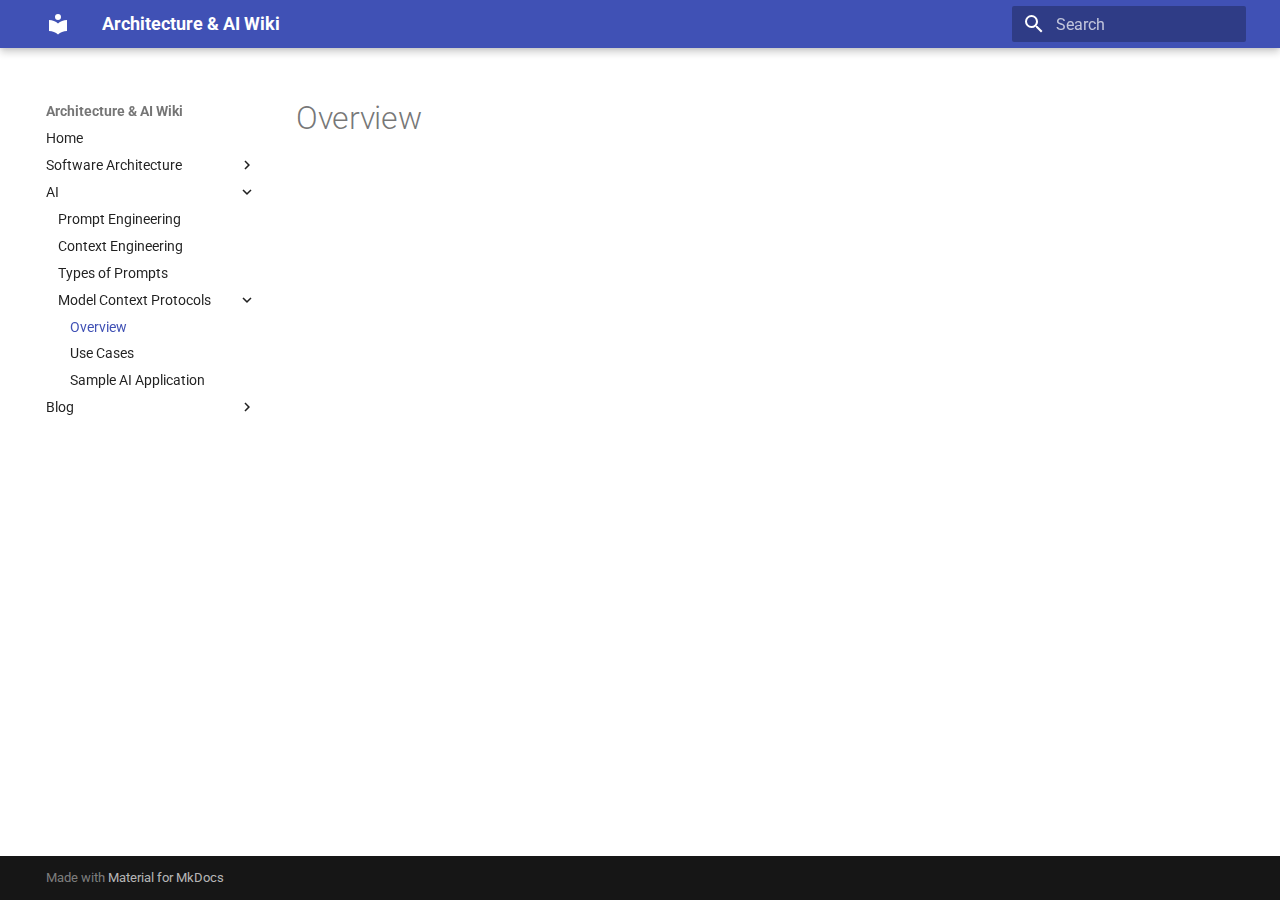
<file: ai/model-context-protocols/overview/index.html>
<!doctype html>
<html lang="en" class="no-js">
  <head>
    
      <meta charset="utf-8">
      <meta name="viewport" content="width=device-width,initial-scale=1">
      
      
      
      
        <link rel="prev" href="../../types-of-prompts/">
      
      
        <link rel="next" href="../use-cases/">
      
      
      <link rel="icon" href="../../../assets/images/favicon.png">
      <meta name="generator" content="mkdocs-1.6.1, mkdocs-material-9.6.14">
    
    
      
        <title>Overview - Architecture & AI Wiki</title>
      
    
    
      <link rel="stylesheet" href="../../../assets/stylesheets/main.342714a4.min.css">
      
      


    
    
      
    
    
      
        
        
        <link rel="preconnect" href="https://fonts.gstatic.com" crossorigin>
        <link rel="stylesheet" href="https://fonts.googleapis.com/css?family=Roboto:300,300i,400,400i,700,700i%7CRoboto+Mono:400,400i,700,700i&display=fallback">
        <style>:root{--md-text-font:"Roboto";--md-code-font:"Roboto Mono"}</style>
      
    
    
      <link rel="stylesheet" href="../../../stylesheets/extra.css">
    
    <script>__md_scope=new URL("../../..",location),__md_hash=e=>[...e].reduce(((e,_)=>(e<<5)-e+_.charCodeAt(0)),0),__md_get=(e,_=localStorage,t=__md_scope)=>JSON.parse(_.getItem(t.pathname+"."+e)),__md_set=(e,_,t=localStorage,a=__md_scope)=>{try{t.setItem(a.pathname+"."+e,JSON.stringify(_))}catch(e){}}</script>
    
      

    
    
    
  </head>
  
  
    <body dir="ltr">
  
    
    <input class="md-toggle" data-md-toggle="drawer" type="checkbox" id="__drawer" autocomplete="off">
    <input class="md-toggle" data-md-toggle="search" type="checkbox" id="__search" autocomplete="off">
    <label class="md-overlay" for="__drawer"></label>
    <div data-md-component="skip">
      
    </div>
    <div data-md-component="announce">
      
    </div>
    
    
      

  

<header class="md-header md-header--shadow" data-md-component="header">
  <nav class="md-header__inner md-grid" aria-label="Header">
    <a href="../../.." title="Architecture &amp; AI Wiki" class="md-header__button md-logo" aria-label="Architecture & AI Wiki" data-md-component="logo">
      
  
  <svg xmlns="http://www.w3.org/2000/svg" viewBox="0 0 24 24"><path d="M12 8a3 3 0 0 0 3-3 3 3 0 0 0-3-3 3 3 0 0 0-3 3 3 3 0 0 0 3 3m0 3.54C9.64 9.35 6.5 8 3 8v11c3.5 0 6.64 1.35 9 3.54 2.36-2.19 5.5-3.54 9-3.54V8c-3.5 0-6.64 1.35-9 3.54"/></svg>

    </a>
    <label class="md-header__button md-icon" for="__drawer">
      
      <svg xmlns="http://www.w3.org/2000/svg" viewBox="0 0 24 24"><path d="M3 6h18v2H3zm0 5h18v2H3zm0 5h18v2H3z"/></svg>
    </label>
    <div class="md-header__title" data-md-component="header-title">
      <div class="md-header__ellipsis">
        <div class="md-header__topic">
          <span class="md-ellipsis">
            Architecture & AI Wiki
          </span>
        </div>
        <div class="md-header__topic" data-md-component="header-topic">
          <span class="md-ellipsis">
            
              Overview
            
          </span>
        </div>
      </div>
    </div>
    
    
      <script>var palette=__md_get("__palette");if(palette&&palette.color){if("(prefers-color-scheme)"===palette.color.media){var media=matchMedia("(prefers-color-scheme: light)"),input=document.querySelector(media.matches?"[data-md-color-media='(prefers-color-scheme: light)']":"[data-md-color-media='(prefers-color-scheme: dark)']");palette.color.media=input.getAttribute("data-md-color-media"),palette.color.scheme=input.getAttribute("data-md-color-scheme"),palette.color.primary=input.getAttribute("data-md-color-primary"),palette.color.accent=input.getAttribute("data-md-color-accent")}for(var[key,value]of Object.entries(palette.color))document.body.setAttribute("data-md-color-"+key,value)}</script>
    
    
    
      
      
        <label class="md-header__button md-icon" for="__search">
          
          <svg xmlns="http://www.w3.org/2000/svg" viewBox="0 0 24 24"><path d="M9.5 3A6.5 6.5 0 0 1 16 9.5c0 1.61-.59 3.09-1.56 4.23l.27.27h.79l5 5-1.5 1.5-5-5v-.79l-.27-.27A6.52 6.52 0 0 1 9.5 16 6.5 6.5 0 0 1 3 9.5 6.5 6.5 0 0 1 9.5 3m0 2C7 5 5 7 5 9.5S7 14 9.5 14 14 12 14 9.5 12 5 9.5 5"/></svg>
        </label>
        <div class="md-search" data-md-component="search" role="dialog">
  <label class="md-search__overlay" for="__search"></label>
  <div class="md-search__inner" role="search">
    <form class="md-search__form" name="search">
      <input type="text" class="md-search__input" name="query" aria-label="Search" placeholder="Search" autocapitalize="off" autocorrect="off" autocomplete="off" spellcheck="false" data-md-component="search-query" required>
      <label class="md-search__icon md-icon" for="__search">
        
        <svg xmlns="http://www.w3.org/2000/svg" viewBox="0 0 24 24"><path d="M9.5 3A6.5 6.5 0 0 1 16 9.5c0 1.61-.59 3.09-1.56 4.23l.27.27h.79l5 5-1.5 1.5-5-5v-.79l-.27-.27A6.52 6.52 0 0 1 9.5 16 6.5 6.5 0 0 1 3 9.5 6.5 6.5 0 0 1 9.5 3m0 2C7 5 5 7 5 9.5S7 14 9.5 14 14 12 14 9.5 12 5 9.5 5"/></svg>
        
        <svg xmlns="http://www.w3.org/2000/svg" viewBox="0 0 24 24"><path d="M20 11v2H8l5.5 5.5-1.42 1.42L4.16 12l7.92-7.92L13.5 5.5 8 11z"/></svg>
      </label>
      <nav class="md-search__options" aria-label="Search">
        
        <button type="reset" class="md-search__icon md-icon" title="Clear" aria-label="Clear" tabindex="-1">
          
          <svg xmlns="http://www.w3.org/2000/svg" viewBox="0 0 24 24"><path d="M19 6.41 17.59 5 12 10.59 6.41 5 5 6.41 10.59 12 5 17.59 6.41 19 12 13.41 17.59 19 19 17.59 13.41 12z"/></svg>
        </button>
      </nav>
      
    </form>
    <div class="md-search__output">
      <div class="md-search__scrollwrap" tabindex="0" data-md-scrollfix>
        <div class="md-search-result" data-md-component="search-result">
          <div class="md-search-result__meta">
            Initializing search
          </div>
          <ol class="md-search-result__list" role="presentation"></ol>
        </div>
      </div>
    </div>
  </div>
</div>
      
    
    
  </nav>
  
</header>
    
    <div class="md-container" data-md-component="container">
      
      
        
          
        
      
      <main class="md-main" data-md-component="main">
        <div class="md-main__inner md-grid">
          
            
              
              <div class="md-sidebar md-sidebar--primary" data-md-component="sidebar" data-md-type="navigation" >
                <div class="md-sidebar__scrollwrap">
                  <div class="md-sidebar__inner">
                    



<nav class="md-nav md-nav--primary" aria-label="Navigation" data-md-level="0">
  <label class="md-nav__title" for="__drawer">
    <a href="../../.." title="Architecture &amp; AI Wiki" class="md-nav__button md-logo" aria-label="Architecture & AI Wiki" data-md-component="logo">
      
  
  <svg xmlns="http://www.w3.org/2000/svg" viewBox="0 0 24 24"><path d="M12 8a3 3 0 0 0 3-3 3 3 0 0 0-3-3 3 3 0 0 0-3 3 3 3 0 0 0 3 3m0 3.54C9.64 9.35 6.5 8 3 8v11c3.5 0 6.64 1.35 9 3.54 2.36-2.19 5.5-3.54 9-3.54V8c-3.5 0-6.64 1.35-9 3.54"/></svg>

    </a>
    Architecture & AI Wiki
  </label>
  
  <ul class="md-nav__list" data-md-scrollfix>
    
      
      
  
  
  
  
    <li class="md-nav__item">
      <a href="../../.." class="md-nav__link">
        
  
  
  <span class="md-ellipsis">
    Home
    
  </span>
  

      </a>
    </li>
  

    
      
      
  
  
  
  
    
    
    
    
    
    <li class="md-nav__item md-nav__item--nested">
      
        
        
        <input class="md-nav__toggle md-toggle " type="checkbox" id="__nav_2" >
        
          
          <label class="md-nav__link" for="__nav_2" id="__nav_2_label" tabindex="0">
            
  
  
  <span class="md-ellipsis">
    Software Architecture
    
  </span>
  

            <span class="md-nav__icon md-icon"></span>
          </label>
        
        <nav class="md-nav" data-md-level="1" aria-labelledby="__nav_2_label" aria-expanded="false">
          <label class="md-nav__title" for="__nav_2">
            <span class="md-nav__icon md-icon"></span>
            Software Architecture
          </label>
          <ul class="md-nav__list" data-md-scrollfix>
            
              
                
  
  
  
  
    <li class="md-nav__item">
      <a href="../../../software-architecture/architectural-views/" class="md-nav__link">
        
  
  
  <span class="md-ellipsis">
    Architerual Views
    
  </span>
  

      </a>
    </li>
  

              
            
              
                
  
  
  
  
    <li class="md-nav__item">
      <a href="../../../software-architecture/design-principles/" class="md-nav__link">
        
  
  
  <span class="md-ellipsis">
    Design Principles
    
  </span>
  

      </a>
    </li>
  

              
            
              
                
  
  
  
  
    
    
    
    
    
    <li class="md-nav__item md-nav__item--nested">
      
        
        
        <input class="md-nav__toggle md-toggle " type="checkbox" id="__nav_2_3" >
        
          
          <label class="md-nav__link" for="__nav_2_3" id="__nav_2_3_label" tabindex="0">
            
  
  
  <span class="md-ellipsis">
    Patterns
    
  </span>
  

            <span class="md-nav__icon md-icon"></span>
          </label>
        
        <nav class="md-nav" data-md-level="2" aria-labelledby="__nav_2_3_label" aria-expanded="false">
          <label class="md-nav__title" for="__nav_2_3">
            <span class="md-nav__icon md-icon"></span>
            Patterns
          </label>
          <ul class="md-nav__list" data-md-scrollfix>
            
              
                
  
  
  
  
    <li class="md-nav__item">
      <a href="../../../software-architecture/patterns/microservices/" class="md-nav__link">
        
  
  
  <span class="md-ellipsis">
    Microservices
    
  </span>
  

      </a>
    </li>
  

              
            
              
                
  
  
  
  
    <li class="md-nav__item">
      <a href="../../../software-architecture/patterns/layered/" class="md-nav__link">
        
  
  
  <span class="md-ellipsis">
    Layered
    
  </span>
  

      </a>
    </li>
  

              
            
          </ul>
        </nav>
      
    </li>
  

              
            
          </ul>
        </nav>
      
    </li>
  

    
      
      
  
  
    
  
  
  
    
    
    
    
    
    <li class="md-nav__item md-nav__item--active md-nav__item--nested">
      
        
        
        <input class="md-nav__toggle md-toggle " type="checkbox" id="__nav_3" checked>
        
          
          <label class="md-nav__link" for="__nav_3" id="__nav_3_label" tabindex="0">
            
  
  
  <span class="md-ellipsis">
    AI
    
  </span>
  

            <span class="md-nav__icon md-icon"></span>
          </label>
        
        <nav class="md-nav" data-md-level="1" aria-labelledby="__nav_3_label" aria-expanded="true">
          <label class="md-nav__title" for="__nav_3">
            <span class="md-nav__icon md-icon"></span>
            AI
          </label>
          <ul class="md-nav__list" data-md-scrollfix>
            
              
                
  
  
  
  
    <li class="md-nav__item">
      <a href="../../prompt-engineering/" class="md-nav__link">
        
  
  
  <span class="md-ellipsis">
    Prompt Engineering
    
  </span>
  

      </a>
    </li>
  

              
            
              
                
  
  
  
  
    <li class="md-nav__item">
      <a href="../../context-engineering/" class="md-nav__link">
        
  
  
  <span class="md-ellipsis">
    Context Engineering
    
  </span>
  

      </a>
    </li>
  

              
            
              
                
  
  
  
  
    <li class="md-nav__item">
      <a href="../../types-of-prompts/" class="md-nav__link">
        
  
  
  <span class="md-ellipsis">
    Types of Prompts
    
  </span>
  

      </a>
    </li>
  

              
            
              
                
  
  
    
  
  
  
    
    
    
    
    
    <li class="md-nav__item md-nav__item--active md-nav__item--nested">
      
        
        
        <input class="md-nav__toggle md-toggle " type="checkbox" id="__nav_3_4" checked>
        
          
          <label class="md-nav__link" for="__nav_3_4" id="__nav_3_4_label" tabindex="0">
            
  
  
  <span class="md-ellipsis">
    Model Context Protocols
    
  </span>
  

            <span class="md-nav__icon md-icon"></span>
          </label>
        
        <nav class="md-nav" data-md-level="2" aria-labelledby="__nav_3_4_label" aria-expanded="true">
          <label class="md-nav__title" for="__nav_3_4">
            <span class="md-nav__icon md-icon"></span>
            Model Context Protocols
          </label>
          <ul class="md-nav__list" data-md-scrollfix>
            
              
                
  
  
    
  
  
  
    <li class="md-nav__item md-nav__item--active">
      
      <input class="md-nav__toggle md-toggle" type="checkbox" id="__toc">
      
      
      
      <a href="./" class="md-nav__link md-nav__link--active">
        
  
  
  <span class="md-ellipsis">
    Overview
    
  </span>
  

      </a>
      
    </li>
  

              
            
              
                
  
  
  
  
    <li class="md-nav__item">
      <a href="../use-cases/" class="md-nav__link">
        
  
  
  <span class="md-ellipsis">
    Use Cases
    
  </span>
  

      </a>
    </li>
  

              
            
              
                
  
  
  
  
    <li class="md-nav__item">
      <a href="../Sample%20AI-Application-with-MCP/" class="md-nav__link">
        
  
  
  <span class="md-ellipsis">
    Sample AI Application
    
  </span>
  

      </a>
    </li>
  

              
            
          </ul>
        </nav>
      
    </li>
  

              
            
          </ul>
        </nav>
      
    </li>
  

    
      
      
  
  
  
  
    
    
    
    
    
    <li class="md-nav__item md-nav__item--nested">
      
        
        
        <input class="md-nav__toggle md-toggle " type="checkbox" id="__nav_4" >
        
          
          <label class="md-nav__link" for="__nav_4" id="__nav_4_label" tabindex="0">
            
  
  
  <span class="md-ellipsis">
    Blog
    
  </span>
  

            <span class="md-nav__icon md-icon"></span>
          </label>
        
        <nav class="md-nav" data-md-level="1" aria-labelledby="__nav_4_label" aria-expanded="false">
          <label class="md-nav__title" for="__nav_4">
            <span class="md-nav__icon md-icon"></span>
            Blog
          </label>
          <ul class="md-nav__list" data-md-scrollfix>
            
              
                
  
  
  
  
    <li class="md-nav__item">
      <a href="../../../blog/2025-06-01-why-event-driven-architecture-scales/" class="md-nav__link">
        
  
  
  <span class="md-ellipsis">
    2025-06-01
    
  </span>
  

      </a>
    </li>
  

              
            
          </ul>
        </nav>
      
    </li>
  

    
  </ul>
</nav>
                  </div>
                </div>
              </div>
            
            
              
              <div class="md-sidebar md-sidebar--secondary" data-md-component="sidebar" data-md-type="toc" >
                <div class="md-sidebar__scrollwrap">
                  <div class="md-sidebar__inner">
                    

<nav class="md-nav md-nav--secondary" aria-label="Table of contents">
  
  
  
  
</nav>
                  </div>
                </div>
              </div>
            
          
          
            <div class="md-content" data-md-component="content">
              <article class="md-content__inner md-typeset">
                
                  



  <h1>Overview</h1>














                
              </article>
            </div>
          
          
<script>var target=document.getElementById(location.hash.slice(1));target&&target.name&&(target.checked=target.name.startsWith("__tabbed_"))</script>
        </div>
        
      </main>
      
        <footer class="md-footer">
  
  <div class="md-footer-meta md-typeset">
    <div class="md-footer-meta__inner md-grid">
      <div class="md-copyright">
  
  
    Made with
    <a href="https://squidfunk.github.io/mkdocs-material/" target="_blank" rel="noopener">
      Material for MkDocs
    </a>
  
</div>
      
    </div>
  </div>
</footer>
      
    </div>
    <div class="md-dialog" data-md-component="dialog">
      <div class="md-dialog__inner md-typeset"></div>
    </div>
    
    
    
      
      <script id="__config" type="application/json">{"base": "../../..", "features": [], "search": "../../../assets/javascripts/workers/search.d50fe291.min.js", "tags": null, "translations": {"clipboard.copied": "Copied to clipboard", "clipboard.copy": "Copy to clipboard", "search.result.more.one": "1 more on this page", "search.result.more.other": "# more on this page", "search.result.none": "No matching documents", "search.result.one": "1 matching document", "search.result.other": "# matching documents", "search.result.placeholder": "Type to start searching", "search.result.term.missing": "Missing", "select.version": "Select version"}, "version": null}</script>
    
    
      <script src="../../../assets/javascripts/bundle.13a4f30d.min.js"></script>
      
    
  </body>
</html>
</file>
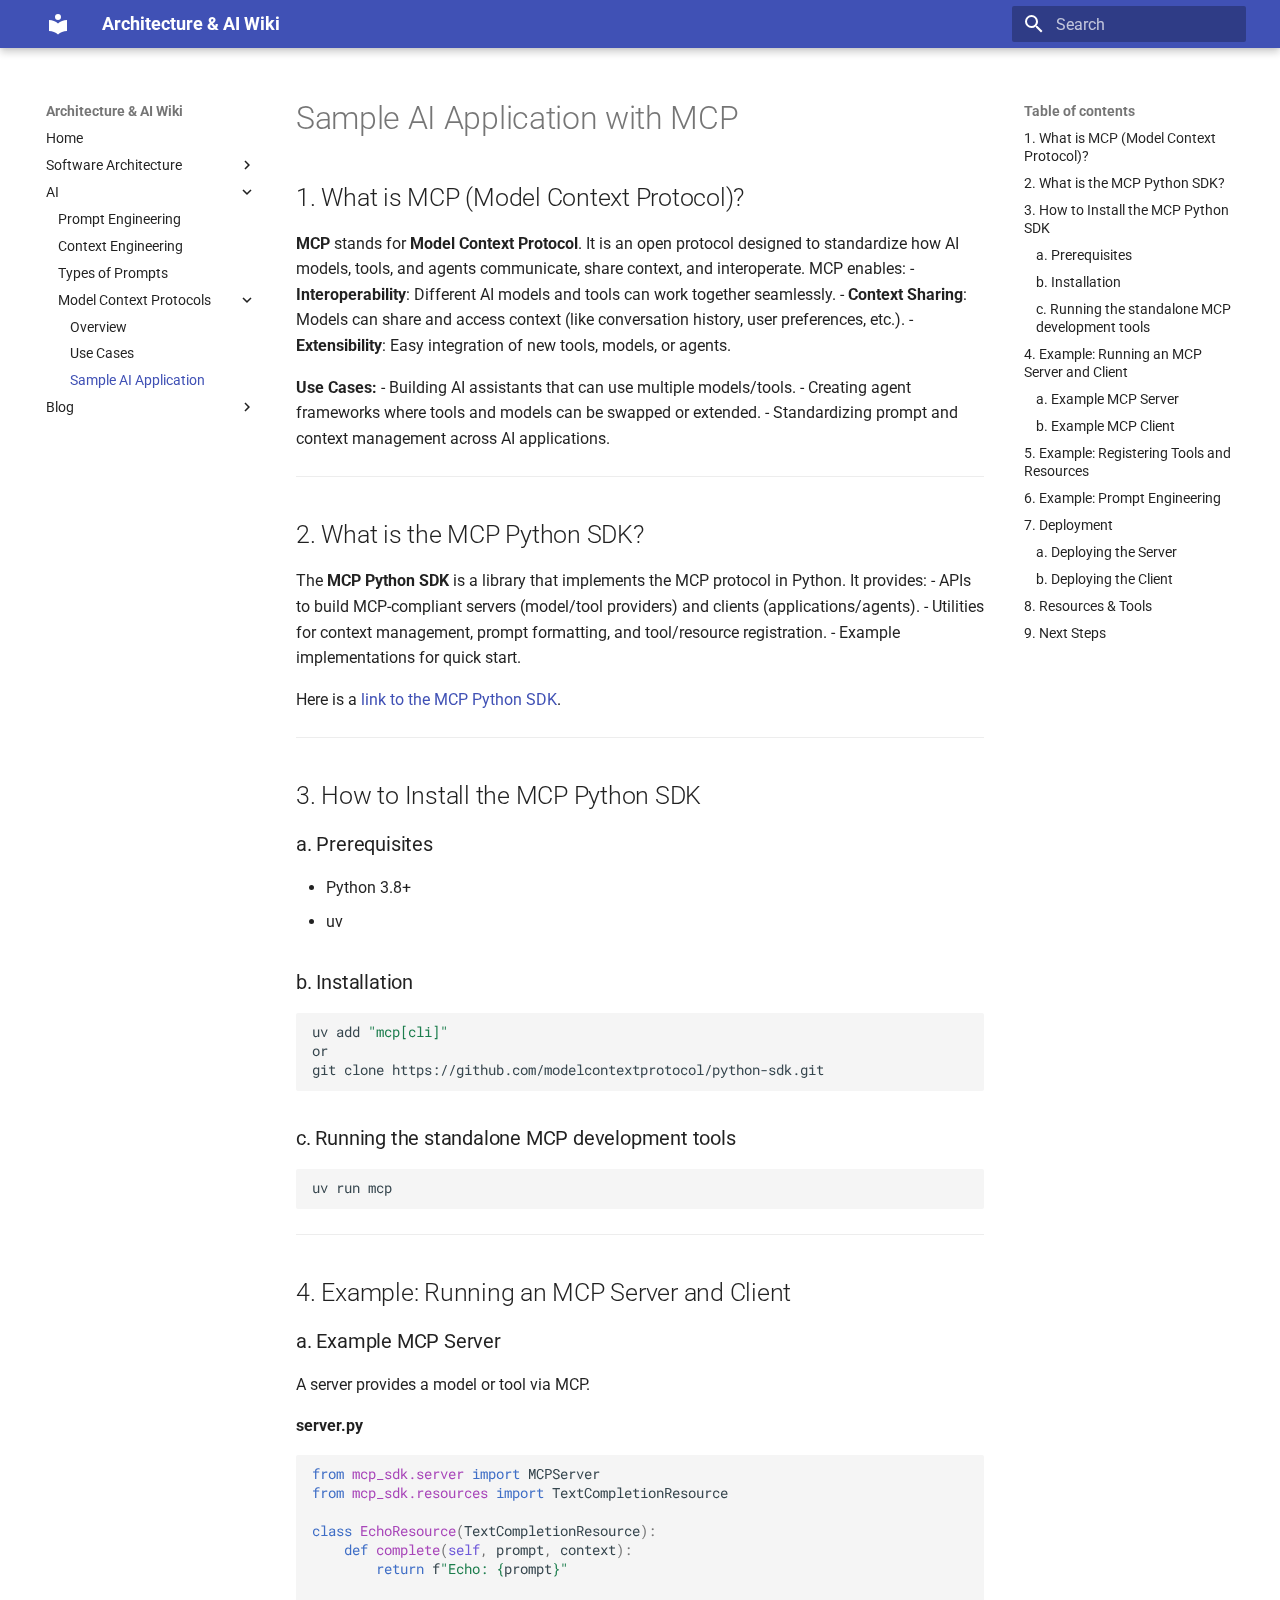
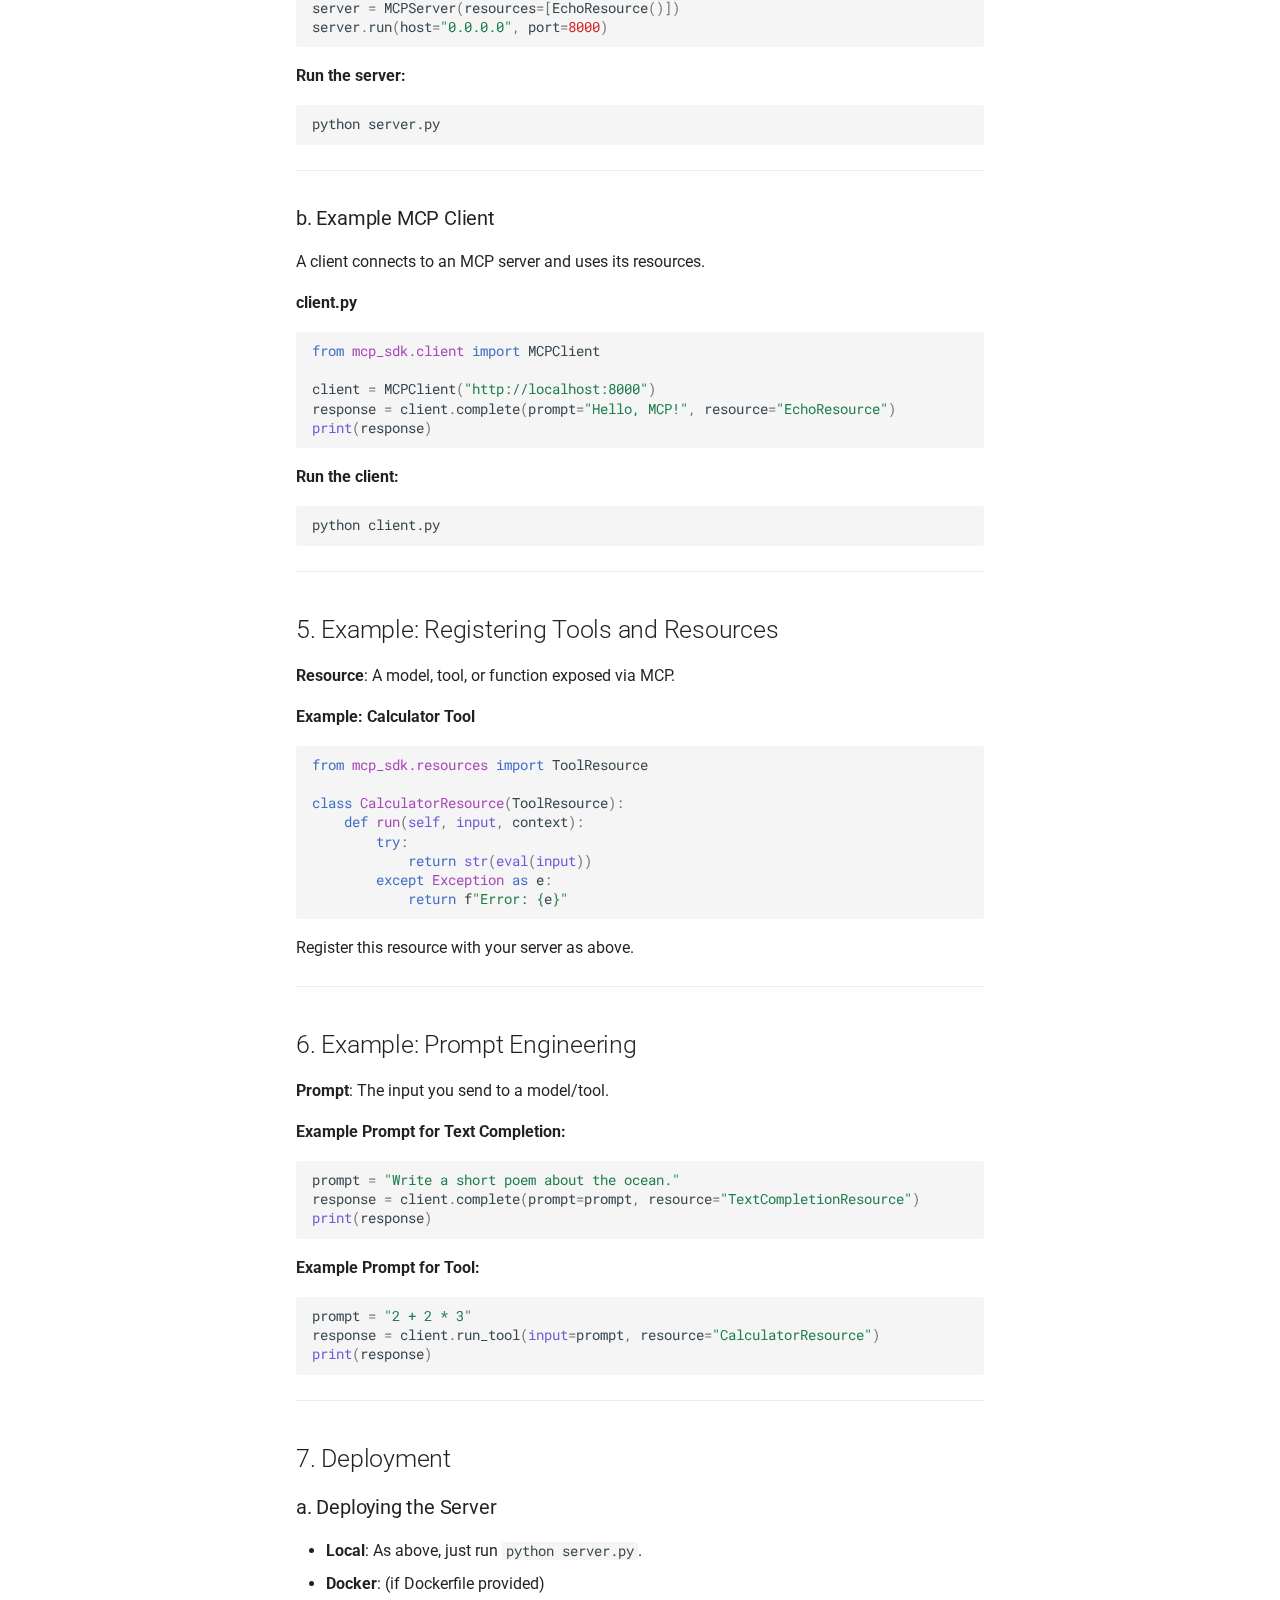
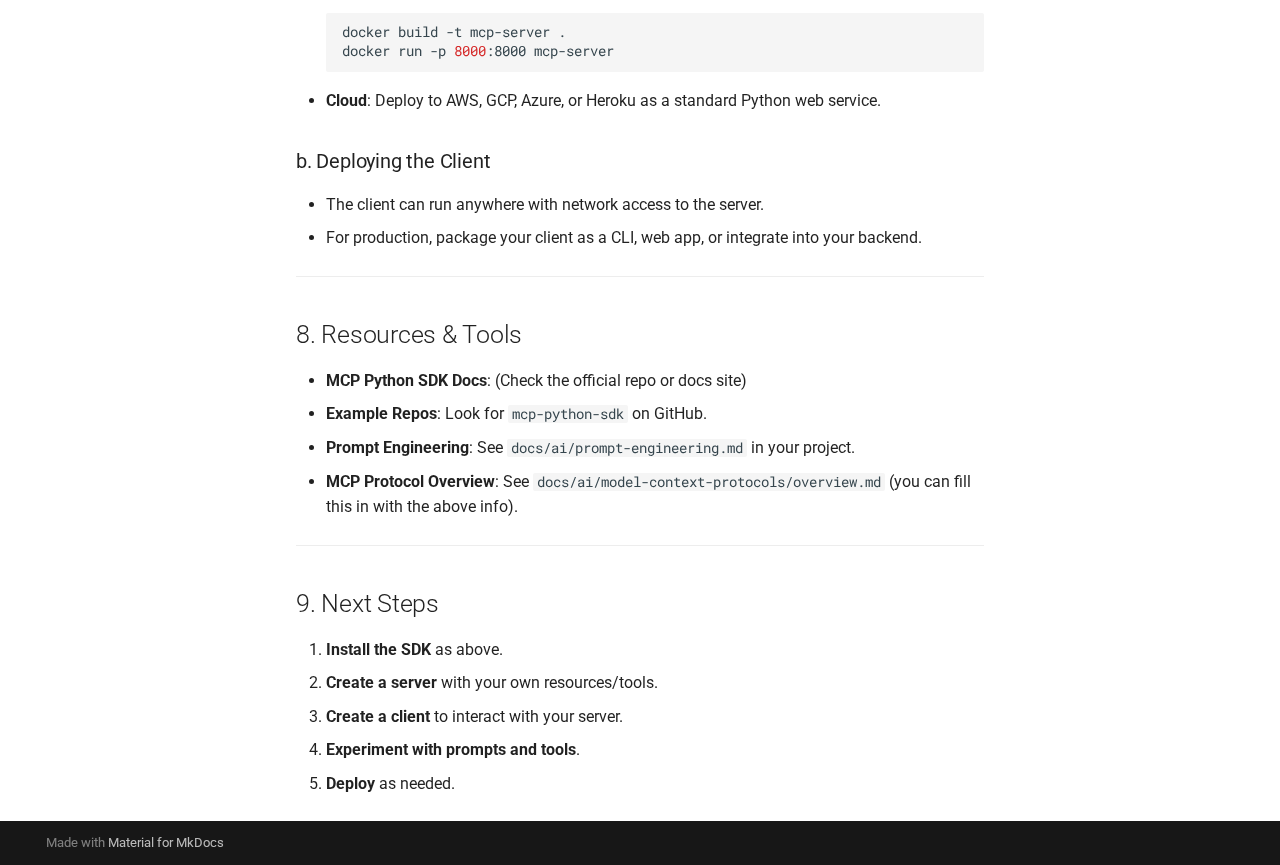
<file: ai/model-context-protocols/Sample AI-Application-with-MCP/index.html>
<!doctype html>
<html lang="en" class="no-js">
  <head>
    
      <meta charset="utf-8">
      <meta name="viewport" content="width=device-width,initial-scale=1">
      
      
      
      
        <link rel="prev" href="../use-cases/">
      
      
        <link rel="next" href="../../../blog/2025-06-01-why-event-driven-architecture-scales/">
      
      
      <link rel="icon" href="../../../assets/images/favicon.png">
      <meta name="generator" content="mkdocs-1.6.1, mkdocs-material-9.6.14">
    
    
      
        <title>Sample AI Application - Architecture & AI Wiki</title>
      
    
    
      <link rel="stylesheet" href="../../../assets/stylesheets/main.342714a4.min.css">
      
      


    
    
      
    
    
      
        
        
        <link rel="preconnect" href="https://fonts.gstatic.com" crossorigin>
        <link rel="stylesheet" href="https://fonts.googleapis.com/css?family=Roboto:300,300i,400,400i,700,700i%7CRoboto+Mono:400,400i,700,700i&display=fallback">
        <style>:root{--md-text-font:"Roboto";--md-code-font:"Roboto Mono"}</style>
      
    
    
      <link rel="stylesheet" href="../../../stylesheets/extra.css">
    
    <script>__md_scope=new URL("../../..",location),__md_hash=e=>[...e].reduce(((e,_)=>(e<<5)-e+_.charCodeAt(0)),0),__md_get=(e,_=localStorage,t=__md_scope)=>JSON.parse(_.getItem(t.pathname+"."+e)),__md_set=(e,_,t=localStorage,a=__md_scope)=>{try{t.setItem(a.pathname+"."+e,JSON.stringify(_))}catch(e){}}</script>
    
      

    
    
    
  </head>
  
  
    <body dir="ltr">
  
    
    <input class="md-toggle" data-md-toggle="drawer" type="checkbox" id="__drawer" autocomplete="off">
    <input class="md-toggle" data-md-toggle="search" type="checkbox" id="__search" autocomplete="off">
    <label class="md-overlay" for="__drawer"></label>
    <div data-md-component="skip">
      
        
        <a href="#sample-ai-application-with-mcp" class="md-skip">
          Skip to content
        </a>
      
    </div>
    <div data-md-component="announce">
      
    </div>
    
    
      

  

<header class="md-header md-header--shadow" data-md-component="header">
  <nav class="md-header__inner md-grid" aria-label="Header">
    <a href="../../.." title="Architecture &amp; AI Wiki" class="md-header__button md-logo" aria-label="Architecture & AI Wiki" data-md-component="logo">
      
  
  <svg xmlns="http://www.w3.org/2000/svg" viewBox="0 0 24 24"><path d="M12 8a3 3 0 0 0 3-3 3 3 0 0 0-3-3 3 3 0 0 0-3 3 3 3 0 0 0 3 3m0 3.54C9.64 9.35 6.5 8 3 8v11c3.5 0 6.64 1.35 9 3.54 2.36-2.19 5.5-3.54 9-3.54V8c-3.5 0-6.64 1.35-9 3.54"/></svg>

    </a>
    <label class="md-header__button md-icon" for="__drawer">
      
      <svg xmlns="http://www.w3.org/2000/svg" viewBox="0 0 24 24"><path d="M3 6h18v2H3zm0 5h18v2H3zm0 5h18v2H3z"/></svg>
    </label>
    <div class="md-header__title" data-md-component="header-title">
      <div class="md-header__ellipsis">
        <div class="md-header__topic">
          <span class="md-ellipsis">
            Architecture & AI Wiki
          </span>
        </div>
        <div class="md-header__topic" data-md-component="header-topic">
          <span class="md-ellipsis">
            
              Sample AI Application
            
          </span>
        </div>
      </div>
    </div>
    
    
      <script>var palette=__md_get("__palette");if(palette&&palette.color){if("(prefers-color-scheme)"===palette.color.media){var media=matchMedia("(prefers-color-scheme: light)"),input=document.querySelector(media.matches?"[data-md-color-media='(prefers-color-scheme: light)']":"[data-md-color-media='(prefers-color-scheme: dark)']");palette.color.media=input.getAttribute("data-md-color-media"),palette.color.scheme=input.getAttribute("data-md-color-scheme"),palette.color.primary=input.getAttribute("data-md-color-primary"),palette.color.accent=input.getAttribute("data-md-color-accent")}for(var[key,value]of Object.entries(palette.color))document.body.setAttribute("data-md-color-"+key,value)}</script>
    
    
    
      
      
        <label class="md-header__button md-icon" for="__search">
          
          <svg xmlns="http://www.w3.org/2000/svg" viewBox="0 0 24 24"><path d="M9.5 3A6.5 6.5 0 0 1 16 9.5c0 1.61-.59 3.09-1.56 4.23l.27.27h.79l5 5-1.5 1.5-5-5v-.79l-.27-.27A6.52 6.52 0 0 1 9.5 16 6.5 6.5 0 0 1 3 9.5 6.5 6.5 0 0 1 9.5 3m0 2C7 5 5 7 5 9.5S7 14 9.5 14 14 12 14 9.5 12 5 9.5 5"/></svg>
        </label>
        <div class="md-search" data-md-component="search" role="dialog">
  <label class="md-search__overlay" for="__search"></label>
  <div class="md-search__inner" role="search">
    <form class="md-search__form" name="search">
      <input type="text" class="md-search__input" name="query" aria-label="Search" placeholder="Search" autocapitalize="off" autocorrect="off" autocomplete="off" spellcheck="false" data-md-component="search-query" required>
      <label class="md-search__icon md-icon" for="__search">
        
        <svg xmlns="http://www.w3.org/2000/svg" viewBox="0 0 24 24"><path d="M9.5 3A6.5 6.5 0 0 1 16 9.5c0 1.61-.59 3.09-1.56 4.23l.27.27h.79l5 5-1.5 1.5-5-5v-.79l-.27-.27A6.52 6.52 0 0 1 9.5 16 6.5 6.5 0 0 1 3 9.5 6.5 6.5 0 0 1 9.5 3m0 2C7 5 5 7 5 9.5S7 14 9.5 14 14 12 14 9.5 12 5 9.5 5"/></svg>
        
        <svg xmlns="http://www.w3.org/2000/svg" viewBox="0 0 24 24"><path d="M20 11v2H8l5.5 5.5-1.42 1.42L4.16 12l7.92-7.92L13.5 5.5 8 11z"/></svg>
      </label>
      <nav class="md-search__options" aria-label="Search">
        
        <button type="reset" class="md-search__icon md-icon" title="Clear" aria-label="Clear" tabindex="-1">
          
          <svg xmlns="http://www.w3.org/2000/svg" viewBox="0 0 24 24"><path d="M19 6.41 17.59 5 12 10.59 6.41 5 5 6.41 10.59 12 5 17.59 6.41 19 12 13.41 17.59 19 19 17.59 13.41 12z"/></svg>
        </button>
      </nav>
      
    </form>
    <div class="md-search__output">
      <div class="md-search__scrollwrap" tabindex="0" data-md-scrollfix>
        <div class="md-search-result" data-md-component="search-result">
          <div class="md-search-result__meta">
            Initializing search
          </div>
          <ol class="md-search-result__list" role="presentation"></ol>
        </div>
      </div>
    </div>
  </div>
</div>
      
    
    
  </nav>
  
</header>
    
    <div class="md-container" data-md-component="container">
      
      
        
          
        
      
      <main class="md-main" data-md-component="main">
        <div class="md-main__inner md-grid">
          
            
              
              <div class="md-sidebar md-sidebar--primary" data-md-component="sidebar" data-md-type="navigation" >
                <div class="md-sidebar__scrollwrap">
                  <div class="md-sidebar__inner">
                    



<nav class="md-nav md-nav--primary" aria-label="Navigation" data-md-level="0">
  <label class="md-nav__title" for="__drawer">
    <a href="../../.." title="Architecture &amp; AI Wiki" class="md-nav__button md-logo" aria-label="Architecture & AI Wiki" data-md-component="logo">
      
  
  <svg xmlns="http://www.w3.org/2000/svg" viewBox="0 0 24 24"><path d="M12 8a3 3 0 0 0 3-3 3 3 0 0 0-3-3 3 3 0 0 0-3 3 3 3 0 0 0 3 3m0 3.54C9.64 9.35 6.5 8 3 8v11c3.5 0 6.64 1.35 9 3.54 2.36-2.19 5.5-3.54 9-3.54V8c-3.5 0-6.64 1.35-9 3.54"/></svg>

    </a>
    Architecture & AI Wiki
  </label>
  
  <ul class="md-nav__list" data-md-scrollfix>
    
      
      
  
  
  
  
    <li class="md-nav__item">
      <a href="../../.." class="md-nav__link">
        
  
  
  <span class="md-ellipsis">
    Home
    
  </span>
  

      </a>
    </li>
  

    
      
      
  
  
  
  
    
    
    
    
    
    <li class="md-nav__item md-nav__item--nested">
      
        
        
        <input class="md-nav__toggle md-toggle " type="checkbox" id="__nav_2" >
        
          
          <label class="md-nav__link" for="__nav_2" id="__nav_2_label" tabindex="0">
            
  
  
  <span class="md-ellipsis">
    Software Architecture
    
  </span>
  

            <span class="md-nav__icon md-icon"></span>
          </label>
        
        <nav class="md-nav" data-md-level="1" aria-labelledby="__nav_2_label" aria-expanded="false">
          <label class="md-nav__title" for="__nav_2">
            <span class="md-nav__icon md-icon"></span>
            Software Architecture
          </label>
          <ul class="md-nav__list" data-md-scrollfix>
            
              
                
  
  
  
  
    <li class="md-nav__item">
      <a href="../../../software-architecture/architectural-views/" class="md-nav__link">
        
  
  
  <span class="md-ellipsis">
    Architerual Views
    
  </span>
  

      </a>
    </li>
  

              
            
              
                
  
  
  
  
    <li class="md-nav__item">
      <a href="../../../software-architecture/design-principles/" class="md-nav__link">
        
  
  
  <span class="md-ellipsis">
    Design Principles
    
  </span>
  

      </a>
    </li>
  

              
            
              
                
  
  
  
  
    
    
    
    
    
    <li class="md-nav__item md-nav__item--nested">
      
        
        
        <input class="md-nav__toggle md-toggle " type="checkbox" id="__nav_2_3" >
        
          
          <label class="md-nav__link" for="__nav_2_3" id="__nav_2_3_label" tabindex="0">
            
  
  
  <span class="md-ellipsis">
    Patterns
    
  </span>
  

            <span class="md-nav__icon md-icon"></span>
          </label>
        
        <nav class="md-nav" data-md-level="2" aria-labelledby="__nav_2_3_label" aria-expanded="false">
          <label class="md-nav__title" for="__nav_2_3">
            <span class="md-nav__icon md-icon"></span>
            Patterns
          </label>
          <ul class="md-nav__list" data-md-scrollfix>
            
              
                
  
  
  
  
    <li class="md-nav__item">
      <a href="../../../software-architecture/patterns/microservices/" class="md-nav__link">
        
  
  
  <span class="md-ellipsis">
    Microservices
    
  </span>
  

      </a>
    </li>
  

              
            
              
                
  
  
  
  
    <li class="md-nav__item">
      <a href="../../../software-architecture/patterns/layered/" class="md-nav__link">
        
  
  
  <span class="md-ellipsis">
    Layered
    
  </span>
  

      </a>
    </li>
  

              
            
          </ul>
        </nav>
      
    </li>
  

              
            
          </ul>
        </nav>
      
    </li>
  

    
      
      
  
  
    
  
  
  
    
    
    
    
    
    <li class="md-nav__item md-nav__item--active md-nav__item--nested">
      
        
        
        <input class="md-nav__toggle md-toggle " type="checkbox" id="__nav_3" checked>
        
          
          <label class="md-nav__link" for="__nav_3" id="__nav_3_label" tabindex="0">
            
  
  
  <span class="md-ellipsis">
    AI
    
  </span>
  

            <span class="md-nav__icon md-icon"></span>
          </label>
        
        <nav class="md-nav" data-md-level="1" aria-labelledby="__nav_3_label" aria-expanded="true">
          <label class="md-nav__title" for="__nav_3">
            <span class="md-nav__icon md-icon"></span>
            AI
          </label>
          <ul class="md-nav__list" data-md-scrollfix>
            
              
                
  
  
  
  
    <li class="md-nav__item">
      <a href="../../prompt-engineering/" class="md-nav__link">
        
  
  
  <span class="md-ellipsis">
    Prompt Engineering
    
  </span>
  

      </a>
    </li>
  

              
            
              
                
  
  
  
  
    <li class="md-nav__item">
      <a href="../../context-engineering/" class="md-nav__link">
        
  
  
  <span class="md-ellipsis">
    Context Engineering
    
  </span>
  

      </a>
    </li>
  

              
            
              
                
  
  
  
  
    <li class="md-nav__item">
      <a href="../../types-of-prompts/" class="md-nav__link">
        
  
  
  <span class="md-ellipsis">
    Types of Prompts
    
  </span>
  

      </a>
    </li>
  

              
            
              
                
  
  
    
  
  
  
    
    
    
    
    
    <li class="md-nav__item md-nav__item--active md-nav__item--nested">
      
        
        
        <input class="md-nav__toggle md-toggle " type="checkbox" id="__nav_3_4" checked>
        
          
          <label class="md-nav__link" for="__nav_3_4" id="__nav_3_4_label" tabindex="0">
            
  
  
  <span class="md-ellipsis">
    Model Context Protocols
    
  </span>
  

            <span class="md-nav__icon md-icon"></span>
          </label>
        
        <nav class="md-nav" data-md-level="2" aria-labelledby="__nav_3_4_label" aria-expanded="true">
          <label class="md-nav__title" for="__nav_3_4">
            <span class="md-nav__icon md-icon"></span>
            Model Context Protocols
          </label>
          <ul class="md-nav__list" data-md-scrollfix>
            
              
                
  
  
  
  
    <li class="md-nav__item">
      <a href="../overview/" class="md-nav__link">
        
  
  
  <span class="md-ellipsis">
    Overview
    
  </span>
  

      </a>
    </li>
  

              
            
              
                
  
  
  
  
    <li class="md-nav__item">
      <a href="../use-cases/" class="md-nav__link">
        
  
  
  <span class="md-ellipsis">
    Use Cases
    
  </span>
  

      </a>
    </li>
  

              
            
              
                
  
  
    
  
  
  
    <li class="md-nav__item md-nav__item--active">
      
      <input class="md-nav__toggle md-toggle" type="checkbox" id="__toc">
      
      
        
      
      
        <label class="md-nav__link md-nav__link--active" for="__toc">
          
  
  
  <span class="md-ellipsis">
    Sample AI Application
    
  </span>
  

          <span class="md-nav__icon md-icon"></span>
        </label>
      
      <a href="./" class="md-nav__link md-nav__link--active">
        
  
  
  <span class="md-ellipsis">
    Sample AI Application
    
  </span>
  

      </a>
      
        

<nav class="md-nav md-nav--secondary" aria-label="Table of contents">
  
  
  
    
  
  
    <label class="md-nav__title" for="__toc">
      <span class="md-nav__icon md-icon"></span>
      Table of contents
    </label>
    <ul class="md-nav__list" data-md-component="toc" data-md-scrollfix>
      
        <li class="md-nav__item">
  <a href="#1-what-is-mcp-model-context-protocol" class="md-nav__link">
    <span class="md-ellipsis">
      1. What is MCP (Model Context Protocol)?
    </span>
  </a>
  
</li>
      
        <li class="md-nav__item">
  <a href="#2-what-is-the-mcp-python-sdk" class="md-nav__link">
    <span class="md-ellipsis">
      2. What is the MCP Python SDK?
    </span>
  </a>
  
</li>
      
        <li class="md-nav__item">
  <a href="#3-how-to-install-the-mcp-python-sdk" class="md-nav__link">
    <span class="md-ellipsis">
      3. How to Install the MCP Python SDK
    </span>
  </a>
  
    <nav class="md-nav" aria-label="3. How to Install the MCP Python SDK">
      <ul class="md-nav__list">
        
          <li class="md-nav__item">
  <a href="#a-prerequisites" class="md-nav__link">
    <span class="md-ellipsis">
      a. Prerequisites
    </span>
  </a>
  
</li>
        
          <li class="md-nav__item">
  <a href="#b-installation" class="md-nav__link">
    <span class="md-ellipsis">
      b. Installation
    </span>
  </a>
  
</li>
        
          <li class="md-nav__item">
  <a href="#c-running-the-standalone-mcp-development-tools" class="md-nav__link">
    <span class="md-ellipsis">
      c. Running the standalone MCP development tools
    </span>
  </a>
  
</li>
        
      </ul>
    </nav>
  
</li>
      
        <li class="md-nav__item">
  <a href="#4-example-running-an-mcp-server-and-client" class="md-nav__link">
    <span class="md-ellipsis">
      4. Example: Running an MCP Server and Client
    </span>
  </a>
  
    <nav class="md-nav" aria-label="4. Example: Running an MCP Server and Client">
      <ul class="md-nav__list">
        
          <li class="md-nav__item">
  <a href="#a-example-mcp-server" class="md-nav__link">
    <span class="md-ellipsis">
      a. Example MCP Server
    </span>
  </a>
  
</li>
        
          <li class="md-nav__item">
  <a href="#b-example-mcp-client" class="md-nav__link">
    <span class="md-ellipsis">
      b. Example MCP Client
    </span>
  </a>
  
</li>
        
      </ul>
    </nav>
  
</li>
      
        <li class="md-nav__item">
  <a href="#5-example-registering-tools-and-resources" class="md-nav__link">
    <span class="md-ellipsis">
      5. Example: Registering Tools and Resources
    </span>
  </a>
  
</li>
      
        <li class="md-nav__item">
  <a href="#6-example-prompt-engineering" class="md-nav__link">
    <span class="md-ellipsis">
      6. Example: Prompt Engineering
    </span>
  </a>
  
</li>
      
        <li class="md-nav__item">
  <a href="#7-deployment" class="md-nav__link">
    <span class="md-ellipsis">
      7. Deployment
    </span>
  </a>
  
    <nav class="md-nav" aria-label="7. Deployment">
      <ul class="md-nav__list">
        
          <li class="md-nav__item">
  <a href="#a-deploying-the-server" class="md-nav__link">
    <span class="md-ellipsis">
      a. Deploying the Server
    </span>
  </a>
  
</li>
        
          <li class="md-nav__item">
  <a href="#b-deploying-the-client" class="md-nav__link">
    <span class="md-ellipsis">
      b. Deploying the Client
    </span>
  </a>
  
</li>
        
      </ul>
    </nav>
  
</li>
      
        <li class="md-nav__item">
  <a href="#8-resources-tools" class="md-nav__link">
    <span class="md-ellipsis">
      8. Resources &amp; Tools
    </span>
  </a>
  
</li>
      
        <li class="md-nav__item">
  <a href="#9-next-steps" class="md-nav__link">
    <span class="md-ellipsis">
      9. Next Steps
    </span>
  </a>
  
</li>
      
    </ul>
  
</nav>
      
    </li>
  

              
            
          </ul>
        </nav>
      
    </li>
  

              
            
          </ul>
        </nav>
      
    </li>
  

    
      
      
  
  
  
  
    
    
    
    
    
    <li class="md-nav__item md-nav__item--nested">
      
        
        
        <input class="md-nav__toggle md-toggle " type="checkbox" id="__nav_4" >
        
          
          <label class="md-nav__link" for="__nav_4" id="__nav_4_label" tabindex="0">
            
  
  
  <span class="md-ellipsis">
    Blog
    
  </span>
  

            <span class="md-nav__icon md-icon"></span>
          </label>
        
        <nav class="md-nav" data-md-level="1" aria-labelledby="__nav_4_label" aria-expanded="false">
          <label class="md-nav__title" for="__nav_4">
            <span class="md-nav__icon md-icon"></span>
            Blog
          </label>
          <ul class="md-nav__list" data-md-scrollfix>
            
              
                
  
  
  
  
    <li class="md-nav__item">
      <a href="../../../blog/2025-06-01-why-event-driven-architecture-scales/" class="md-nav__link">
        
  
  
  <span class="md-ellipsis">
    2025-06-01
    
  </span>
  

      </a>
    </li>
  

              
            
          </ul>
        </nav>
      
    </li>
  

    
  </ul>
</nav>
                  </div>
                </div>
              </div>
            
            
              
              <div class="md-sidebar md-sidebar--secondary" data-md-component="sidebar" data-md-type="toc" >
                <div class="md-sidebar__scrollwrap">
                  <div class="md-sidebar__inner">
                    

<nav class="md-nav md-nav--secondary" aria-label="Table of contents">
  
  
  
    
  
  
    <label class="md-nav__title" for="__toc">
      <span class="md-nav__icon md-icon"></span>
      Table of contents
    </label>
    <ul class="md-nav__list" data-md-component="toc" data-md-scrollfix>
      
        <li class="md-nav__item">
  <a href="#1-what-is-mcp-model-context-protocol" class="md-nav__link">
    <span class="md-ellipsis">
      1. What is MCP (Model Context Protocol)?
    </span>
  </a>
  
</li>
      
        <li class="md-nav__item">
  <a href="#2-what-is-the-mcp-python-sdk" class="md-nav__link">
    <span class="md-ellipsis">
      2. What is the MCP Python SDK?
    </span>
  </a>
  
</li>
      
        <li class="md-nav__item">
  <a href="#3-how-to-install-the-mcp-python-sdk" class="md-nav__link">
    <span class="md-ellipsis">
      3. How to Install the MCP Python SDK
    </span>
  </a>
  
    <nav class="md-nav" aria-label="3. How to Install the MCP Python SDK">
      <ul class="md-nav__list">
        
          <li class="md-nav__item">
  <a href="#a-prerequisites" class="md-nav__link">
    <span class="md-ellipsis">
      a. Prerequisites
    </span>
  </a>
  
</li>
        
          <li class="md-nav__item">
  <a href="#b-installation" class="md-nav__link">
    <span class="md-ellipsis">
      b. Installation
    </span>
  </a>
  
</li>
        
          <li class="md-nav__item">
  <a href="#c-running-the-standalone-mcp-development-tools" class="md-nav__link">
    <span class="md-ellipsis">
      c. Running the standalone MCP development tools
    </span>
  </a>
  
</li>
        
      </ul>
    </nav>
  
</li>
      
        <li class="md-nav__item">
  <a href="#4-example-running-an-mcp-server-and-client" class="md-nav__link">
    <span class="md-ellipsis">
      4. Example: Running an MCP Server and Client
    </span>
  </a>
  
    <nav class="md-nav" aria-label="4. Example: Running an MCP Server and Client">
      <ul class="md-nav__list">
        
          <li class="md-nav__item">
  <a href="#a-example-mcp-server" class="md-nav__link">
    <span class="md-ellipsis">
      a. Example MCP Server
    </span>
  </a>
  
</li>
        
          <li class="md-nav__item">
  <a href="#b-example-mcp-client" class="md-nav__link">
    <span class="md-ellipsis">
      b. Example MCP Client
    </span>
  </a>
  
</li>
        
      </ul>
    </nav>
  
</li>
      
        <li class="md-nav__item">
  <a href="#5-example-registering-tools-and-resources" class="md-nav__link">
    <span class="md-ellipsis">
      5. Example: Registering Tools and Resources
    </span>
  </a>
  
</li>
      
        <li class="md-nav__item">
  <a href="#6-example-prompt-engineering" class="md-nav__link">
    <span class="md-ellipsis">
      6. Example: Prompt Engineering
    </span>
  </a>
  
</li>
      
        <li class="md-nav__item">
  <a href="#7-deployment" class="md-nav__link">
    <span class="md-ellipsis">
      7. Deployment
    </span>
  </a>
  
    <nav class="md-nav" aria-label="7. Deployment">
      <ul class="md-nav__list">
        
          <li class="md-nav__item">
  <a href="#a-deploying-the-server" class="md-nav__link">
    <span class="md-ellipsis">
      a. Deploying the Server
    </span>
  </a>
  
</li>
        
          <li class="md-nav__item">
  <a href="#b-deploying-the-client" class="md-nav__link">
    <span class="md-ellipsis">
      b. Deploying the Client
    </span>
  </a>
  
</li>
        
      </ul>
    </nav>
  
</li>
      
        <li class="md-nav__item">
  <a href="#8-resources-tools" class="md-nav__link">
    <span class="md-ellipsis">
      8. Resources &amp; Tools
    </span>
  </a>
  
</li>
      
        <li class="md-nav__item">
  <a href="#9-next-steps" class="md-nav__link">
    <span class="md-ellipsis">
      9. Next Steps
    </span>
  </a>
  
</li>
      
    </ul>
  
</nav>
                  </div>
                </div>
              </div>
            
          
          
            <div class="md-content" data-md-component="content">
              <article class="md-content__inner md-typeset">
                
                  



<h1 id="sample-ai-application-with-mcp">Sample AI Application with MCP</h1>
<h2 id="1-what-is-mcp-model-context-protocol">1. What is MCP (Model Context Protocol)?</h2>
<p><strong>MCP</strong> stands for <strong>Model Context Protocol</strong>. It is an open protocol designed to standardize how AI models, tools, and agents communicate, share context, and interoperate. MCP enables:
- <strong>Interoperability</strong>: Different AI models and tools can work together seamlessly.
- <strong>Context Sharing</strong>: Models can share and access context (like conversation history, user preferences, etc.).
- <strong>Extensibility</strong>: Easy integration of new tools, models, or agents.</p>
<p><strong>Use Cases:</strong>
- Building AI assistants that can use multiple models/tools.
- Creating agent frameworks where tools and models can be swapped or extended.
- Standardizing prompt and context management across AI applications.</p>
<hr />
<h2 id="2-what-is-the-mcp-python-sdk">2. What is the MCP Python SDK?</h2>
<p>The <strong>MCP Python SDK</strong> is a library that implements the MCP protocol in Python. It provides:
- APIs to build MCP-compliant servers (model/tool providers) and clients (applications/agents).
- Utilities for context management, prompt formatting, and tool/resource registration.
- Example implementations for quick start.</p>
<p>Here is a <a href="https://github.com/modelcontextprotocol/python-sdk">link to the MCP Python SDK</a>.</p>
<hr />
<h2 id="3-how-to-install-the-mcp-python-sdk">3. How to Install the MCP Python SDK</h2>
<h3 id="a-prerequisites">a. Prerequisites</h3>
<ul>
<li>Python 3.8+</li>
<li>uv</li>
</ul>
<h3 id="b-installation">b. Installation</h3>
<div class="highlight"><pre><span></span><code>uv<span class="w"> </span>add<span class="w"> </span><span class="s2">&quot;mcp[cli]&quot;</span>
or
git<span class="w"> </span>clone<span class="w"> </span>https://github.com/modelcontextprotocol/python-sdk.git
</code></pre></div>
<h3 id="c-running-the-standalone-mcp-development-tools">c. Running the standalone MCP development tools</h3>
<div class="highlight"><pre><span></span><code>uv<span class="w"> </span>run<span class="w"> </span>mcp
</code></pre></div>
<hr />
<h2 id="4-example-running-an-mcp-server-and-client">4. Example: Running an MCP Server and Client</h2>
<h3 id="a-example-mcp-server">a. Example MCP Server</h3>
<p>A server provides a model or tool via MCP.</p>
<p><strong>server.py</strong>
<div class="highlight"><pre><span></span><code><span class="kn">from</span><span class="w"> </span><span class="nn">mcp_sdk.server</span><span class="w"> </span><span class="kn">import</span> <span class="n">MCPServer</span>
<span class="kn">from</span><span class="w"> </span><span class="nn">mcp_sdk.resources</span><span class="w"> </span><span class="kn">import</span> <span class="n">TextCompletionResource</span>

<span class="k">class</span><span class="w"> </span><span class="nc">EchoResource</span><span class="p">(</span><span class="n">TextCompletionResource</span><span class="p">):</span>
    <span class="k">def</span><span class="w"> </span><span class="nf">complete</span><span class="p">(</span><span class="bp">self</span><span class="p">,</span> <span class="n">prompt</span><span class="p">,</span> <span class="n">context</span><span class="p">):</span>
        <span class="k">return</span> <span class="sa">f</span><span class="s2">&quot;Echo: </span><span class="si">{</span><span class="n">prompt</span><span class="si">}</span><span class="s2">&quot;</span>

<span class="n">server</span> <span class="o">=</span> <span class="n">MCPServer</span><span class="p">(</span><span class="n">resources</span><span class="o">=</span><span class="p">[</span><span class="n">EchoResource</span><span class="p">()])</span>
<span class="n">server</span><span class="o">.</span><span class="n">run</span><span class="p">(</span><span class="n">host</span><span class="o">=</span><span class="s2">&quot;0.0.0.0&quot;</span><span class="p">,</span> <span class="n">port</span><span class="o">=</span><span class="mi">8000</span><span class="p">)</span>
</code></pre></div></p>
<p><strong>Run the server:</strong>
<div class="highlight"><pre><span></span><code>python<span class="w"> </span>server.py
</code></pre></div></p>
<hr />
<h3 id="b-example-mcp-client">b. Example MCP Client</h3>
<p>A client connects to an MCP server and uses its resources.</p>
<p><strong>client.py</strong>
<div class="highlight"><pre><span></span><code><span class="kn">from</span><span class="w"> </span><span class="nn">mcp_sdk.client</span><span class="w"> </span><span class="kn">import</span> <span class="n">MCPClient</span>

<span class="n">client</span> <span class="o">=</span> <span class="n">MCPClient</span><span class="p">(</span><span class="s2">&quot;http://localhost:8000&quot;</span><span class="p">)</span>
<span class="n">response</span> <span class="o">=</span> <span class="n">client</span><span class="o">.</span><span class="n">complete</span><span class="p">(</span><span class="n">prompt</span><span class="o">=</span><span class="s2">&quot;Hello, MCP!&quot;</span><span class="p">,</span> <span class="n">resource</span><span class="o">=</span><span class="s2">&quot;EchoResource&quot;</span><span class="p">)</span>
<span class="nb">print</span><span class="p">(</span><span class="n">response</span><span class="p">)</span>
</code></pre></div></p>
<p><strong>Run the client:</strong>
<div class="highlight"><pre><span></span><code>python<span class="w"> </span>client.py
</code></pre></div></p>
<hr />
<h2 id="5-example-registering-tools-and-resources">5. Example: Registering Tools and Resources</h2>
<p><strong>Resource</strong>: A model, tool, or function exposed via MCP.</p>
<p><strong>Example: Calculator Tool</strong>
<div class="highlight"><pre><span></span><code><span class="kn">from</span><span class="w"> </span><span class="nn">mcp_sdk.resources</span><span class="w"> </span><span class="kn">import</span> <span class="n">ToolResource</span>

<span class="k">class</span><span class="w"> </span><span class="nc">CalculatorResource</span><span class="p">(</span><span class="n">ToolResource</span><span class="p">):</span>
    <span class="k">def</span><span class="w"> </span><span class="nf">run</span><span class="p">(</span><span class="bp">self</span><span class="p">,</span> <span class="nb">input</span><span class="p">,</span> <span class="n">context</span><span class="p">):</span>
        <span class="k">try</span><span class="p">:</span>
            <span class="k">return</span> <span class="nb">str</span><span class="p">(</span><span class="nb">eval</span><span class="p">(</span><span class="nb">input</span><span class="p">))</span>
        <span class="k">except</span> <span class="ne">Exception</span> <span class="k">as</span> <span class="n">e</span><span class="p">:</span>
            <span class="k">return</span> <span class="sa">f</span><span class="s2">&quot;Error: </span><span class="si">{</span><span class="n">e</span><span class="si">}</span><span class="s2">&quot;</span>
</code></pre></div>
Register this resource with your server as above.</p>
<hr />
<h2 id="6-example-prompt-engineering">6. Example: Prompt Engineering</h2>
<p><strong>Prompt</strong>: The input you send to a model/tool.</p>
<p><strong>Example Prompt for Text Completion:</strong>
<div class="highlight"><pre><span></span><code><span class="n">prompt</span> <span class="o">=</span> <span class="s2">&quot;Write a short poem about the ocean.&quot;</span>
<span class="n">response</span> <span class="o">=</span> <span class="n">client</span><span class="o">.</span><span class="n">complete</span><span class="p">(</span><span class="n">prompt</span><span class="o">=</span><span class="n">prompt</span><span class="p">,</span> <span class="n">resource</span><span class="o">=</span><span class="s2">&quot;TextCompletionResource&quot;</span><span class="p">)</span>
<span class="nb">print</span><span class="p">(</span><span class="n">response</span><span class="p">)</span>
</code></pre></div></p>
<p><strong>Example Prompt for Tool:</strong>
<div class="highlight"><pre><span></span><code><span class="n">prompt</span> <span class="o">=</span> <span class="s2">&quot;2 + 2 * 3&quot;</span>
<span class="n">response</span> <span class="o">=</span> <span class="n">client</span><span class="o">.</span><span class="n">run_tool</span><span class="p">(</span><span class="nb">input</span><span class="o">=</span><span class="n">prompt</span><span class="p">,</span> <span class="n">resource</span><span class="o">=</span><span class="s2">&quot;CalculatorResource&quot;</span><span class="p">)</span>
<span class="nb">print</span><span class="p">(</span><span class="n">response</span><span class="p">)</span>
</code></pre></div></p>
<hr />
<h2 id="7-deployment">7. Deployment</h2>
<h3 id="a-deploying-the-server">a. Deploying the Server</h3>
<ul>
<li><strong>Local</strong>: As above, just run <code>python server.py</code>.</li>
<li><strong>Docker</strong>: (if Dockerfile provided)
  <div class="highlight"><pre><span></span><code>docker<span class="w"> </span>build<span class="w"> </span>-t<span class="w"> </span>mcp-server<span class="w"> </span>.
docker<span class="w"> </span>run<span class="w"> </span>-p<span class="w"> </span><span class="m">8000</span>:8000<span class="w"> </span>mcp-server
</code></pre></div></li>
<li><strong>Cloud</strong>: Deploy to AWS, GCP, Azure, or Heroku as a standard Python web service.</li>
</ul>
<h3 id="b-deploying-the-client">b. Deploying the Client</h3>
<ul>
<li>The client can run anywhere with network access to the server.</li>
<li>For production, package your client as a CLI, web app, or integrate into your backend.</li>
</ul>
<hr />
<h2 id="8-resources-tools">8. Resources &amp; Tools</h2>
<ul>
<li><strong>MCP Python SDK Docs</strong>: (Check the official repo or docs site)</li>
<li><strong>Example Repos</strong>: Look for <code>mcp-python-sdk</code> on GitHub.</li>
<li><strong>Prompt Engineering</strong>: See <code>docs/ai/prompt-engineering.md</code> in your project.</li>
<li><strong>MCP Protocol Overview</strong>: See <code>docs/ai/model-context-protocols/overview.md</code> (you can fill this in with the above info).</li>
</ul>
<hr />
<h2 id="9-next-steps">9. Next Steps</h2>
<ol>
<li><strong>Install the SDK</strong> as above.</li>
<li><strong>Create a server</strong> with your own resources/tools.</li>
<li><strong>Create a client</strong> to interact with your server.</li>
<li><strong>Experiment with prompts and tools</strong>.</li>
<li><strong>Deploy</strong> as needed. </li>
</ol>












                
              </article>
            </div>
          
          
<script>var target=document.getElementById(location.hash.slice(1));target&&target.name&&(target.checked=target.name.startsWith("__tabbed_"))</script>
        </div>
        
      </main>
      
        <footer class="md-footer">
  
  <div class="md-footer-meta md-typeset">
    <div class="md-footer-meta__inner md-grid">
      <div class="md-copyright">
  
  
    Made with
    <a href="https://squidfunk.github.io/mkdocs-material/" target="_blank" rel="noopener">
      Material for MkDocs
    </a>
  
</div>
      
    </div>
  </div>
</footer>
      
    </div>
    <div class="md-dialog" data-md-component="dialog">
      <div class="md-dialog__inner md-typeset"></div>
    </div>
    
    
    
      
      <script id="__config" type="application/json">{"base": "../../..", "features": [], "search": "../../../assets/javascripts/workers/search.d50fe291.min.js", "tags": null, "translations": {"clipboard.copied": "Copied to clipboard", "clipboard.copy": "Copy to clipboard", "search.result.more.one": "1 more on this page", "search.result.more.other": "# more on this page", "search.result.none": "No matching documents", "search.result.one": "1 matching document", "search.result.other": "# matching documents", "search.result.placeholder": "Type to start searching", "search.result.term.missing": "Missing", "select.version": "Select version"}, "version": null}</script>
    
    
      <script src="../../../assets/javascripts/bundle.13a4f30d.min.js"></script>
      
    
  </body>
</html>
</file>
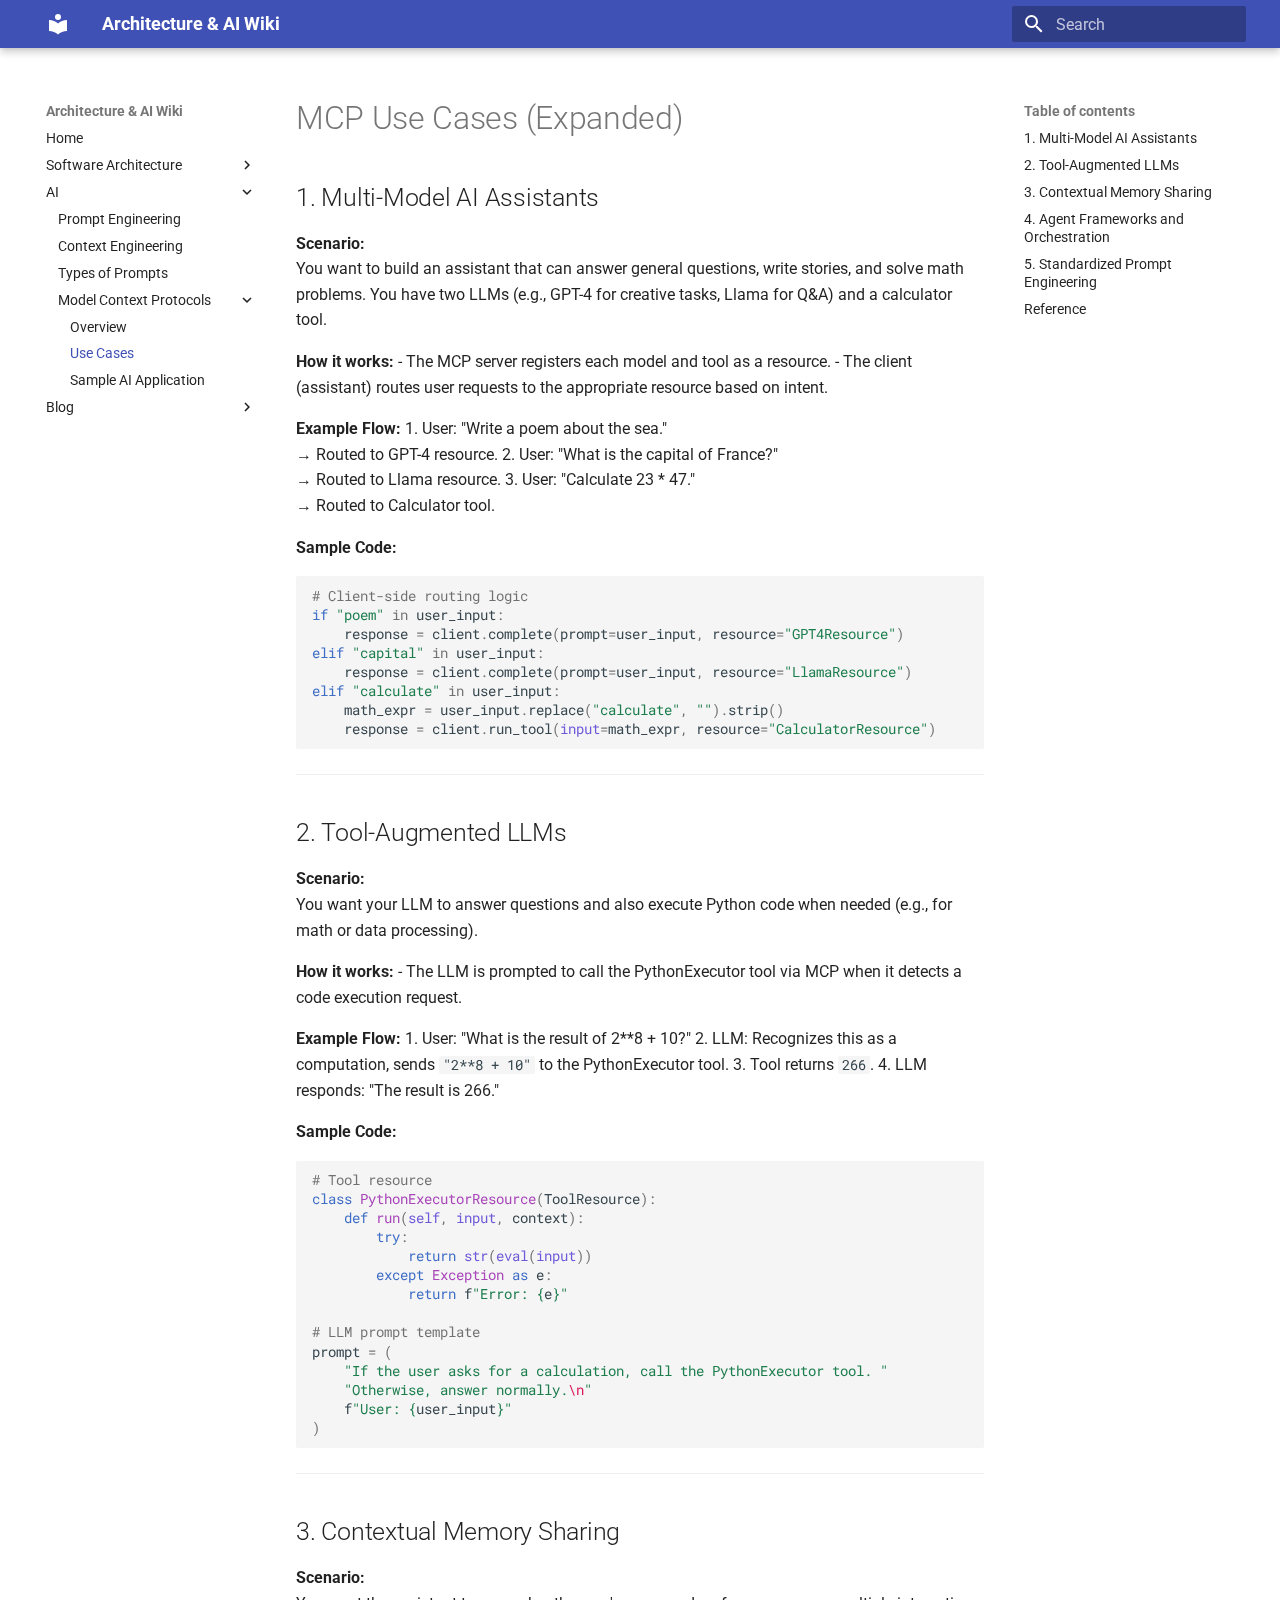
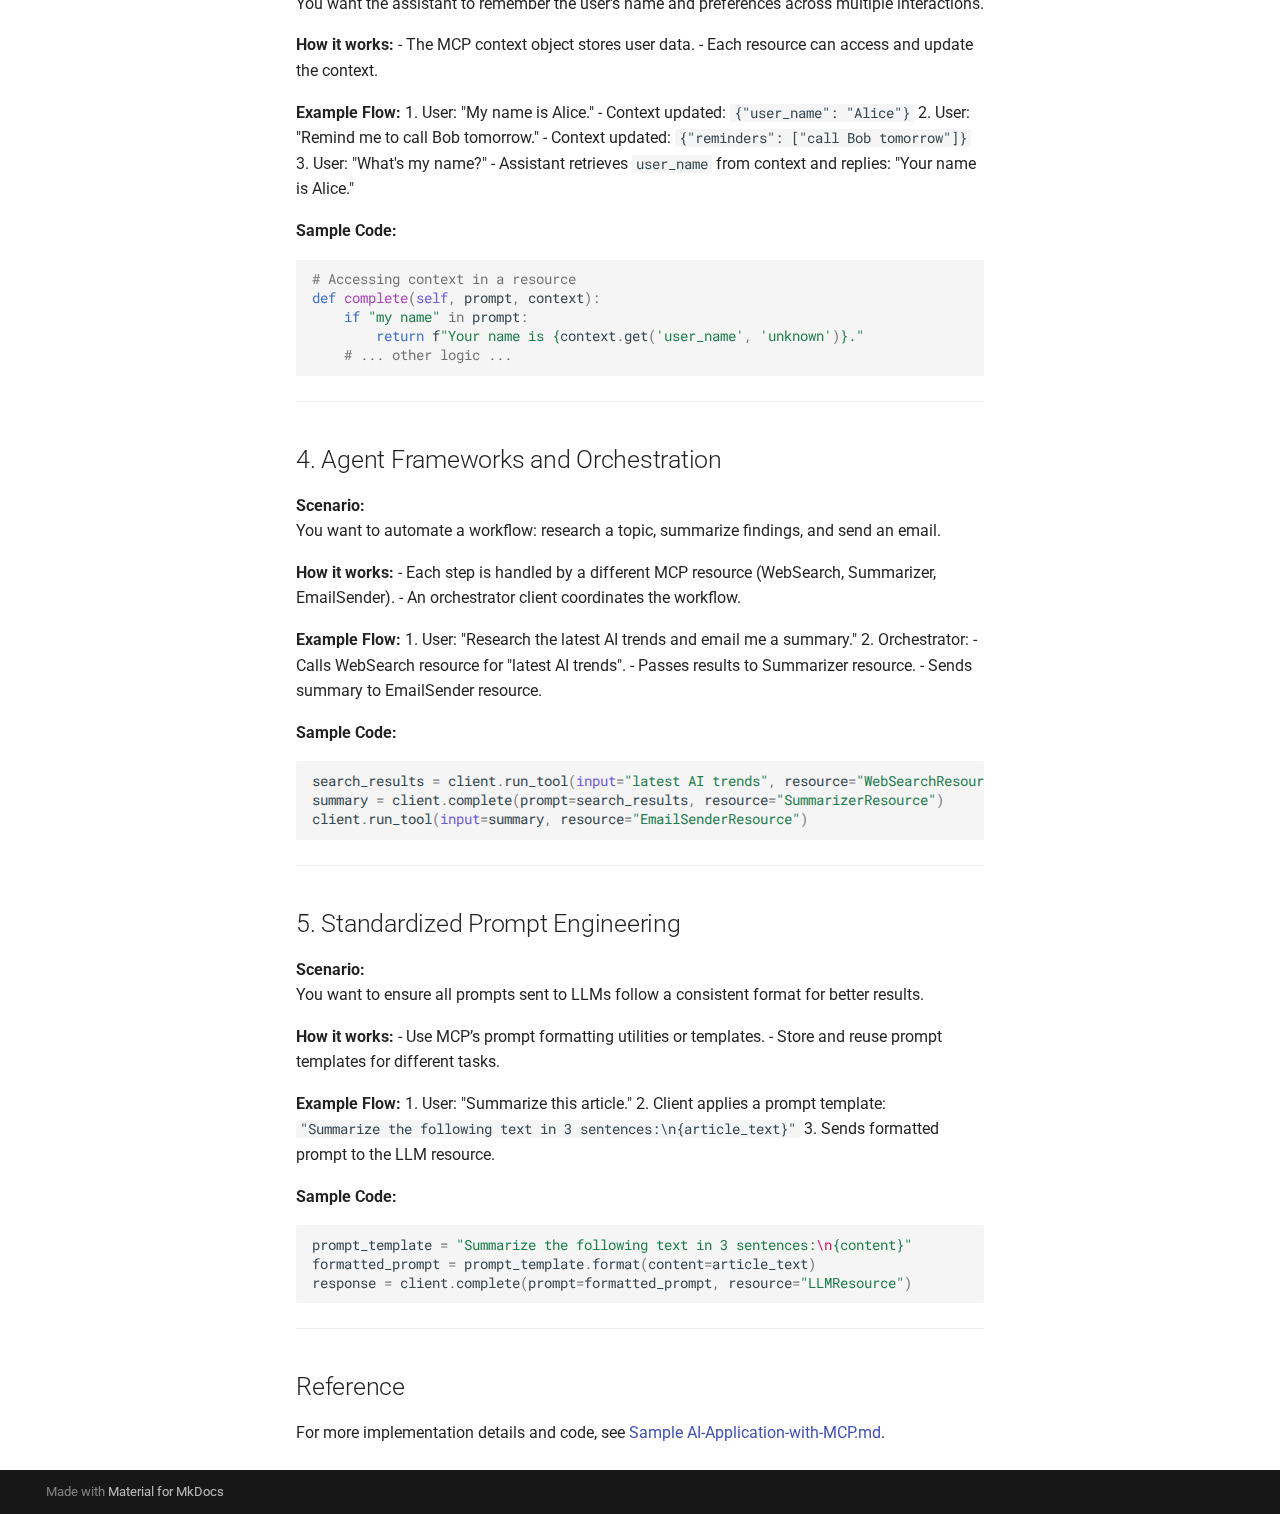
<file: ai/model-context-protocols/use-cases/index.html>
<!doctype html>
<html lang="en" class="no-js">
  <head>
    
      <meta charset="utf-8">
      <meta name="viewport" content="width=device-width,initial-scale=1">
      
      
      
      
        <link rel="prev" href="../overview/">
      
      
        <link rel="next" href="../Sample%20AI-Application-with-MCP/">
      
      
      <link rel="icon" href="../../../assets/images/favicon.png">
      <meta name="generator" content="mkdocs-1.6.1, mkdocs-material-9.6.14">
    
    
      
        <title>Use Cases - Architecture & AI Wiki</title>
      
    
    
      <link rel="stylesheet" href="../../../assets/stylesheets/main.342714a4.min.css">
      
      


    
    
      
    
    
      
        
        
        <link rel="preconnect" href="https://fonts.gstatic.com" crossorigin>
        <link rel="stylesheet" href="https://fonts.googleapis.com/css?family=Roboto:300,300i,400,400i,700,700i%7CRoboto+Mono:400,400i,700,700i&display=fallback">
        <style>:root{--md-text-font:"Roboto";--md-code-font:"Roboto Mono"}</style>
      
    
    
      <link rel="stylesheet" href="../../../stylesheets/extra.css">
    
    <script>__md_scope=new URL("../../..",location),__md_hash=e=>[...e].reduce(((e,_)=>(e<<5)-e+_.charCodeAt(0)),0),__md_get=(e,_=localStorage,t=__md_scope)=>JSON.parse(_.getItem(t.pathname+"."+e)),__md_set=(e,_,t=localStorage,a=__md_scope)=>{try{t.setItem(a.pathname+"."+e,JSON.stringify(_))}catch(e){}}</script>
    
      

    
    
    
  </head>
  
  
    <body dir="ltr">
  
    
    <input class="md-toggle" data-md-toggle="drawer" type="checkbox" id="__drawer" autocomplete="off">
    <input class="md-toggle" data-md-toggle="search" type="checkbox" id="__search" autocomplete="off">
    <label class="md-overlay" for="__drawer"></label>
    <div data-md-component="skip">
      
        
        <a href="#mcp-use-cases-expanded" class="md-skip">
          Skip to content
        </a>
      
    </div>
    <div data-md-component="announce">
      
    </div>
    
    
      

  

<header class="md-header md-header--shadow" data-md-component="header">
  <nav class="md-header__inner md-grid" aria-label="Header">
    <a href="../../.." title="Architecture &amp; AI Wiki" class="md-header__button md-logo" aria-label="Architecture & AI Wiki" data-md-component="logo">
      
  
  <svg xmlns="http://www.w3.org/2000/svg" viewBox="0 0 24 24"><path d="M12 8a3 3 0 0 0 3-3 3 3 0 0 0-3-3 3 3 0 0 0-3 3 3 3 0 0 0 3 3m0 3.54C9.64 9.35 6.5 8 3 8v11c3.5 0 6.64 1.35 9 3.54 2.36-2.19 5.5-3.54 9-3.54V8c-3.5 0-6.64 1.35-9 3.54"/></svg>

    </a>
    <label class="md-header__button md-icon" for="__drawer">
      
      <svg xmlns="http://www.w3.org/2000/svg" viewBox="0 0 24 24"><path d="M3 6h18v2H3zm0 5h18v2H3zm0 5h18v2H3z"/></svg>
    </label>
    <div class="md-header__title" data-md-component="header-title">
      <div class="md-header__ellipsis">
        <div class="md-header__topic">
          <span class="md-ellipsis">
            Architecture & AI Wiki
          </span>
        </div>
        <div class="md-header__topic" data-md-component="header-topic">
          <span class="md-ellipsis">
            
              Use Cases
            
          </span>
        </div>
      </div>
    </div>
    
    
      <script>var palette=__md_get("__palette");if(palette&&palette.color){if("(prefers-color-scheme)"===palette.color.media){var media=matchMedia("(prefers-color-scheme: light)"),input=document.querySelector(media.matches?"[data-md-color-media='(prefers-color-scheme: light)']":"[data-md-color-media='(prefers-color-scheme: dark)']");palette.color.media=input.getAttribute("data-md-color-media"),palette.color.scheme=input.getAttribute("data-md-color-scheme"),palette.color.primary=input.getAttribute("data-md-color-primary"),palette.color.accent=input.getAttribute("data-md-color-accent")}for(var[key,value]of Object.entries(palette.color))document.body.setAttribute("data-md-color-"+key,value)}</script>
    
    
    
      
      
        <label class="md-header__button md-icon" for="__search">
          
          <svg xmlns="http://www.w3.org/2000/svg" viewBox="0 0 24 24"><path d="M9.5 3A6.5 6.5 0 0 1 16 9.5c0 1.61-.59 3.09-1.56 4.23l.27.27h.79l5 5-1.5 1.5-5-5v-.79l-.27-.27A6.52 6.52 0 0 1 9.5 16 6.5 6.5 0 0 1 3 9.5 6.5 6.5 0 0 1 9.5 3m0 2C7 5 5 7 5 9.5S7 14 9.5 14 14 12 14 9.5 12 5 9.5 5"/></svg>
        </label>
        <div class="md-search" data-md-component="search" role="dialog">
  <label class="md-search__overlay" for="__search"></label>
  <div class="md-search__inner" role="search">
    <form class="md-search__form" name="search">
      <input type="text" class="md-search__input" name="query" aria-label="Search" placeholder="Search" autocapitalize="off" autocorrect="off" autocomplete="off" spellcheck="false" data-md-component="search-query" required>
      <label class="md-search__icon md-icon" for="__search">
        
        <svg xmlns="http://www.w3.org/2000/svg" viewBox="0 0 24 24"><path d="M9.5 3A6.5 6.5 0 0 1 16 9.5c0 1.61-.59 3.09-1.56 4.23l.27.27h.79l5 5-1.5 1.5-5-5v-.79l-.27-.27A6.52 6.52 0 0 1 9.5 16 6.5 6.5 0 0 1 3 9.5 6.5 6.5 0 0 1 9.5 3m0 2C7 5 5 7 5 9.5S7 14 9.5 14 14 12 14 9.5 12 5 9.5 5"/></svg>
        
        <svg xmlns="http://www.w3.org/2000/svg" viewBox="0 0 24 24"><path d="M20 11v2H8l5.5 5.5-1.42 1.42L4.16 12l7.92-7.92L13.5 5.5 8 11z"/></svg>
      </label>
      <nav class="md-search__options" aria-label="Search">
        
        <button type="reset" class="md-search__icon md-icon" title="Clear" aria-label="Clear" tabindex="-1">
          
          <svg xmlns="http://www.w3.org/2000/svg" viewBox="0 0 24 24"><path d="M19 6.41 17.59 5 12 10.59 6.41 5 5 6.41 10.59 12 5 17.59 6.41 19 12 13.41 17.59 19 19 17.59 13.41 12z"/></svg>
        </button>
      </nav>
      
    </form>
    <div class="md-search__output">
      <div class="md-search__scrollwrap" tabindex="0" data-md-scrollfix>
        <div class="md-search-result" data-md-component="search-result">
          <div class="md-search-result__meta">
            Initializing search
          </div>
          <ol class="md-search-result__list" role="presentation"></ol>
        </div>
      </div>
    </div>
  </div>
</div>
      
    
    
  </nav>
  
</header>
    
    <div class="md-container" data-md-component="container">
      
      
        
          
        
      
      <main class="md-main" data-md-component="main">
        <div class="md-main__inner md-grid">
          
            
              
              <div class="md-sidebar md-sidebar--primary" data-md-component="sidebar" data-md-type="navigation" >
                <div class="md-sidebar__scrollwrap">
                  <div class="md-sidebar__inner">
                    



<nav class="md-nav md-nav--primary" aria-label="Navigation" data-md-level="0">
  <label class="md-nav__title" for="__drawer">
    <a href="../../.." title="Architecture &amp; AI Wiki" class="md-nav__button md-logo" aria-label="Architecture & AI Wiki" data-md-component="logo">
      
  
  <svg xmlns="http://www.w3.org/2000/svg" viewBox="0 0 24 24"><path d="M12 8a3 3 0 0 0 3-3 3 3 0 0 0-3-3 3 3 0 0 0-3 3 3 3 0 0 0 3 3m0 3.54C9.64 9.35 6.5 8 3 8v11c3.5 0 6.64 1.35 9 3.54 2.36-2.19 5.5-3.54 9-3.54V8c-3.5 0-6.64 1.35-9 3.54"/></svg>

    </a>
    Architecture & AI Wiki
  </label>
  
  <ul class="md-nav__list" data-md-scrollfix>
    
      
      
  
  
  
  
    <li class="md-nav__item">
      <a href="../../.." class="md-nav__link">
        
  
  
  <span class="md-ellipsis">
    Home
    
  </span>
  

      </a>
    </li>
  

    
      
      
  
  
  
  
    
    
    
    
    
    <li class="md-nav__item md-nav__item--nested">
      
        
        
        <input class="md-nav__toggle md-toggle " type="checkbox" id="__nav_2" >
        
          
          <label class="md-nav__link" for="__nav_2" id="__nav_2_label" tabindex="0">
            
  
  
  <span class="md-ellipsis">
    Software Architecture
    
  </span>
  

            <span class="md-nav__icon md-icon"></span>
          </label>
        
        <nav class="md-nav" data-md-level="1" aria-labelledby="__nav_2_label" aria-expanded="false">
          <label class="md-nav__title" for="__nav_2">
            <span class="md-nav__icon md-icon"></span>
            Software Architecture
          </label>
          <ul class="md-nav__list" data-md-scrollfix>
            
              
                
  
  
  
  
    <li class="md-nav__item">
      <a href="../../../software-architecture/architectural-views/" class="md-nav__link">
        
  
  
  <span class="md-ellipsis">
    Architerual Views
    
  </span>
  

      </a>
    </li>
  

              
            
              
                
  
  
  
  
    <li class="md-nav__item">
      <a href="../../../software-architecture/design-principles/" class="md-nav__link">
        
  
  
  <span class="md-ellipsis">
    Design Principles
    
  </span>
  

      </a>
    </li>
  

              
            
              
                
  
  
  
  
    
    
    
    
    
    <li class="md-nav__item md-nav__item--nested">
      
        
        
        <input class="md-nav__toggle md-toggle " type="checkbox" id="__nav_2_3" >
        
          
          <label class="md-nav__link" for="__nav_2_3" id="__nav_2_3_label" tabindex="0">
            
  
  
  <span class="md-ellipsis">
    Patterns
    
  </span>
  

            <span class="md-nav__icon md-icon"></span>
          </label>
        
        <nav class="md-nav" data-md-level="2" aria-labelledby="__nav_2_3_label" aria-expanded="false">
          <label class="md-nav__title" for="__nav_2_3">
            <span class="md-nav__icon md-icon"></span>
            Patterns
          </label>
          <ul class="md-nav__list" data-md-scrollfix>
            
              
                
  
  
  
  
    <li class="md-nav__item">
      <a href="../../../software-architecture/patterns/microservices/" class="md-nav__link">
        
  
  
  <span class="md-ellipsis">
    Microservices
    
  </span>
  

      </a>
    </li>
  

              
            
              
                
  
  
  
  
    <li class="md-nav__item">
      <a href="../../../software-architecture/patterns/layered/" class="md-nav__link">
        
  
  
  <span class="md-ellipsis">
    Layered
    
  </span>
  

      </a>
    </li>
  

              
            
          </ul>
        </nav>
      
    </li>
  

              
            
          </ul>
        </nav>
      
    </li>
  

    
      
      
  
  
    
  
  
  
    
    
    
    
    
    <li class="md-nav__item md-nav__item--active md-nav__item--nested">
      
        
        
        <input class="md-nav__toggle md-toggle " type="checkbox" id="__nav_3" checked>
        
          
          <label class="md-nav__link" for="__nav_3" id="__nav_3_label" tabindex="0">
            
  
  
  <span class="md-ellipsis">
    AI
    
  </span>
  

            <span class="md-nav__icon md-icon"></span>
          </label>
        
        <nav class="md-nav" data-md-level="1" aria-labelledby="__nav_3_label" aria-expanded="true">
          <label class="md-nav__title" for="__nav_3">
            <span class="md-nav__icon md-icon"></span>
            AI
          </label>
          <ul class="md-nav__list" data-md-scrollfix>
            
              
                
  
  
  
  
    <li class="md-nav__item">
      <a href="../../prompt-engineering/" class="md-nav__link">
        
  
  
  <span class="md-ellipsis">
    Prompt Engineering
    
  </span>
  

      </a>
    </li>
  

              
            
              
                
  
  
  
  
    <li class="md-nav__item">
      <a href="../../context-engineering/" class="md-nav__link">
        
  
  
  <span class="md-ellipsis">
    Context Engineering
    
  </span>
  

      </a>
    </li>
  

              
            
              
                
  
  
  
  
    <li class="md-nav__item">
      <a href="../../types-of-prompts/" class="md-nav__link">
        
  
  
  <span class="md-ellipsis">
    Types of Prompts
    
  </span>
  

      </a>
    </li>
  

              
            
              
                
  
  
    
  
  
  
    
    
    
    
    
    <li class="md-nav__item md-nav__item--active md-nav__item--nested">
      
        
        
        <input class="md-nav__toggle md-toggle " type="checkbox" id="__nav_3_4" checked>
        
          
          <label class="md-nav__link" for="__nav_3_4" id="__nav_3_4_label" tabindex="0">
            
  
  
  <span class="md-ellipsis">
    Model Context Protocols
    
  </span>
  

            <span class="md-nav__icon md-icon"></span>
          </label>
        
        <nav class="md-nav" data-md-level="2" aria-labelledby="__nav_3_4_label" aria-expanded="true">
          <label class="md-nav__title" for="__nav_3_4">
            <span class="md-nav__icon md-icon"></span>
            Model Context Protocols
          </label>
          <ul class="md-nav__list" data-md-scrollfix>
            
              
                
  
  
  
  
    <li class="md-nav__item">
      <a href="../overview/" class="md-nav__link">
        
  
  
  <span class="md-ellipsis">
    Overview
    
  </span>
  

      </a>
    </li>
  

              
            
              
                
  
  
    
  
  
  
    <li class="md-nav__item md-nav__item--active">
      
      <input class="md-nav__toggle md-toggle" type="checkbox" id="__toc">
      
      
        
      
      
        <label class="md-nav__link md-nav__link--active" for="__toc">
          
  
  
  <span class="md-ellipsis">
    Use Cases
    
  </span>
  

          <span class="md-nav__icon md-icon"></span>
        </label>
      
      <a href="./" class="md-nav__link md-nav__link--active">
        
  
  
  <span class="md-ellipsis">
    Use Cases
    
  </span>
  

      </a>
      
        

<nav class="md-nav md-nav--secondary" aria-label="Table of contents">
  
  
  
    
  
  
    <label class="md-nav__title" for="__toc">
      <span class="md-nav__icon md-icon"></span>
      Table of contents
    </label>
    <ul class="md-nav__list" data-md-component="toc" data-md-scrollfix>
      
        <li class="md-nav__item">
  <a href="#1-multi-model-ai-assistants" class="md-nav__link">
    <span class="md-ellipsis">
      1. Multi-Model AI Assistants
    </span>
  </a>
  
</li>
      
        <li class="md-nav__item">
  <a href="#2-tool-augmented-llms" class="md-nav__link">
    <span class="md-ellipsis">
      2. Tool-Augmented LLMs
    </span>
  </a>
  
</li>
      
        <li class="md-nav__item">
  <a href="#3-contextual-memory-sharing" class="md-nav__link">
    <span class="md-ellipsis">
      3. Contextual Memory Sharing
    </span>
  </a>
  
</li>
      
        <li class="md-nav__item">
  <a href="#4-agent-frameworks-and-orchestration" class="md-nav__link">
    <span class="md-ellipsis">
      4. Agent Frameworks and Orchestration
    </span>
  </a>
  
</li>
      
        <li class="md-nav__item">
  <a href="#5-standardized-prompt-engineering" class="md-nav__link">
    <span class="md-ellipsis">
      5. Standardized Prompt Engineering
    </span>
  </a>
  
</li>
      
        <li class="md-nav__item">
  <a href="#reference" class="md-nav__link">
    <span class="md-ellipsis">
      Reference
    </span>
  </a>
  
</li>
      
    </ul>
  
</nav>
      
    </li>
  

              
            
              
                
  
  
  
  
    <li class="md-nav__item">
      <a href="../Sample%20AI-Application-with-MCP/" class="md-nav__link">
        
  
  
  <span class="md-ellipsis">
    Sample AI Application
    
  </span>
  

      </a>
    </li>
  

              
            
          </ul>
        </nav>
      
    </li>
  

              
            
          </ul>
        </nav>
      
    </li>
  

    
      
      
  
  
  
  
    
    
    
    
    
    <li class="md-nav__item md-nav__item--nested">
      
        
        
        <input class="md-nav__toggle md-toggle " type="checkbox" id="__nav_4" >
        
          
          <label class="md-nav__link" for="__nav_4" id="__nav_4_label" tabindex="0">
            
  
  
  <span class="md-ellipsis">
    Blog
    
  </span>
  

            <span class="md-nav__icon md-icon"></span>
          </label>
        
        <nav class="md-nav" data-md-level="1" aria-labelledby="__nav_4_label" aria-expanded="false">
          <label class="md-nav__title" for="__nav_4">
            <span class="md-nav__icon md-icon"></span>
            Blog
          </label>
          <ul class="md-nav__list" data-md-scrollfix>
            
              
                
  
  
  
  
    <li class="md-nav__item">
      <a href="../../../blog/2025-06-01-why-event-driven-architecture-scales/" class="md-nav__link">
        
  
  
  <span class="md-ellipsis">
    2025-06-01
    
  </span>
  

      </a>
    </li>
  

              
            
          </ul>
        </nav>
      
    </li>
  

    
  </ul>
</nav>
                  </div>
                </div>
              </div>
            
            
              
              <div class="md-sidebar md-sidebar--secondary" data-md-component="sidebar" data-md-type="toc" >
                <div class="md-sidebar__scrollwrap">
                  <div class="md-sidebar__inner">
                    

<nav class="md-nav md-nav--secondary" aria-label="Table of contents">
  
  
  
    
  
  
    <label class="md-nav__title" for="__toc">
      <span class="md-nav__icon md-icon"></span>
      Table of contents
    </label>
    <ul class="md-nav__list" data-md-component="toc" data-md-scrollfix>
      
        <li class="md-nav__item">
  <a href="#1-multi-model-ai-assistants" class="md-nav__link">
    <span class="md-ellipsis">
      1. Multi-Model AI Assistants
    </span>
  </a>
  
</li>
      
        <li class="md-nav__item">
  <a href="#2-tool-augmented-llms" class="md-nav__link">
    <span class="md-ellipsis">
      2. Tool-Augmented LLMs
    </span>
  </a>
  
</li>
      
        <li class="md-nav__item">
  <a href="#3-contextual-memory-sharing" class="md-nav__link">
    <span class="md-ellipsis">
      3. Contextual Memory Sharing
    </span>
  </a>
  
</li>
      
        <li class="md-nav__item">
  <a href="#4-agent-frameworks-and-orchestration" class="md-nav__link">
    <span class="md-ellipsis">
      4. Agent Frameworks and Orchestration
    </span>
  </a>
  
</li>
      
        <li class="md-nav__item">
  <a href="#5-standardized-prompt-engineering" class="md-nav__link">
    <span class="md-ellipsis">
      5. Standardized Prompt Engineering
    </span>
  </a>
  
</li>
      
        <li class="md-nav__item">
  <a href="#reference" class="md-nav__link">
    <span class="md-ellipsis">
      Reference
    </span>
  </a>
  
</li>
      
    </ul>
  
</nav>
                  </div>
                </div>
              </div>
            
          
          
            <div class="md-content" data-md-component="content">
              <article class="md-content__inner md-typeset">
                
                  



<h1 id="mcp-use-cases-expanded">MCP Use Cases (Expanded)</h1>
<h2 id="1-multi-model-ai-assistants">1. Multi-Model AI Assistants</h2>
<p><strong>Scenario:</strong><br />
You want to build an assistant that can answer general questions, write stories, and solve math problems. You have two LLMs (e.g., GPT-4 for creative tasks, Llama for Q&amp;A) and a calculator tool.</p>
<p><strong>How it works:</strong>
- The MCP server registers each model and tool as a resource.
- The client (assistant) routes user requests to the appropriate resource based on intent.</p>
<p><strong>Example Flow:</strong>
1. User: "Write a poem about the sea."<br />
   → Routed to GPT-4 resource.
2. User: "What is the capital of France?"<br />
   → Routed to Llama resource.
3. User: "Calculate 23 * 47."<br />
   → Routed to Calculator tool.</p>
<p><strong>Sample Code:</strong>
<div class="highlight"><pre><span></span><code><span class="c1"># Client-side routing logic</span>
<span class="k">if</span> <span class="s2">&quot;poem&quot;</span> <span class="ow">in</span> <span class="n">user_input</span><span class="p">:</span>
    <span class="n">response</span> <span class="o">=</span> <span class="n">client</span><span class="o">.</span><span class="n">complete</span><span class="p">(</span><span class="n">prompt</span><span class="o">=</span><span class="n">user_input</span><span class="p">,</span> <span class="n">resource</span><span class="o">=</span><span class="s2">&quot;GPT4Resource&quot;</span><span class="p">)</span>
<span class="k">elif</span> <span class="s2">&quot;capital&quot;</span> <span class="ow">in</span> <span class="n">user_input</span><span class="p">:</span>
    <span class="n">response</span> <span class="o">=</span> <span class="n">client</span><span class="o">.</span><span class="n">complete</span><span class="p">(</span><span class="n">prompt</span><span class="o">=</span><span class="n">user_input</span><span class="p">,</span> <span class="n">resource</span><span class="o">=</span><span class="s2">&quot;LlamaResource&quot;</span><span class="p">)</span>
<span class="k">elif</span> <span class="s2">&quot;calculate&quot;</span> <span class="ow">in</span> <span class="n">user_input</span><span class="p">:</span>
    <span class="n">math_expr</span> <span class="o">=</span> <span class="n">user_input</span><span class="o">.</span><span class="n">replace</span><span class="p">(</span><span class="s2">&quot;calculate&quot;</span><span class="p">,</span> <span class="s2">&quot;&quot;</span><span class="p">)</span><span class="o">.</span><span class="n">strip</span><span class="p">()</span>
    <span class="n">response</span> <span class="o">=</span> <span class="n">client</span><span class="o">.</span><span class="n">run_tool</span><span class="p">(</span><span class="nb">input</span><span class="o">=</span><span class="n">math_expr</span><span class="p">,</span> <span class="n">resource</span><span class="o">=</span><span class="s2">&quot;CalculatorResource&quot;</span><span class="p">)</span>
</code></pre></div></p>
<hr />
<h2 id="2-tool-augmented-llms">2. Tool-Augmented LLMs</h2>
<p><strong>Scenario:</strong><br />
You want your LLM to answer questions and also execute Python code when needed (e.g., for math or data processing).</p>
<p><strong>How it works:</strong>
- The LLM is prompted to call the PythonExecutor tool via MCP when it detects a code execution request.</p>
<p><strong>Example Flow:</strong>
1. User: "What is the result of 2**8 + 10?"
2. LLM: Recognizes this as a computation, sends <code>"2**8 + 10"</code> to the PythonExecutor tool.
3. Tool returns <code>266</code>.
4. LLM responds: "The result is 266."</p>
<p><strong>Sample Code:</strong>
<div class="highlight"><pre><span></span><code><span class="c1"># Tool resource</span>
<span class="k">class</span><span class="w"> </span><span class="nc">PythonExecutorResource</span><span class="p">(</span><span class="n">ToolResource</span><span class="p">):</span>
    <span class="k">def</span><span class="w"> </span><span class="nf">run</span><span class="p">(</span><span class="bp">self</span><span class="p">,</span> <span class="nb">input</span><span class="p">,</span> <span class="n">context</span><span class="p">):</span>
        <span class="k">try</span><span class="p">:</span>
            <span class="k">return</span> <span class="nb">str</span><span class="p">(</span><span class="nb">eval</span><span class="p">(</span><span class="nb">input</span><span class="p">))</span>
        <span class="k">except</span> <span class="ne">Exception</span> <span class="k">as</span> <span class="n">e</span><span class="p">:</span>
            <span class="k">return</span> <span class="sa">f</span><span class="s2">&quot;Error: </span><span class="si">{</span><span class="n">e</span><span class="si">}</span><span class="s2">&quot;</span>

<span class="c1"># LLM prompt template</span>
<span class="n">prompt</span> <span class="o">=</span> <span class="p">(</span>
    <span class="s2">&quot;If the user asks for a calculation, call the PythonExecutor tool. &quot;</span>
    <span class="s2">&quot;Otherwise, answer normally.</span><span class="se">\n</span><span class="s2">&quot;</span>
    <span class="sa">f</span><span class="s2">&quot;User: </span><span class="si">{</span><span class="n">user_input</span><span class="si">}</span><span class="s2">&quot;</span>
<span class="p">)</span>
</code></pre></div></p>
<hr />
<h2 id="3-contextual-memory-sharing">3. Contextual Memory Sharing</h2>
<p><strong>Scenario:</strong><br />
You want the assistant to remember the user's name and preferences across multiple interactions.</p>
<p><strong>How it works:</strong>
- The MCP context object stores user data.
- Each resource can access and update the context.</p>
<p><strong>Example Flow:</strong>
1. User: "My name is Alice."
   - Context updated: <code>{"user_name": "Alice"}</code>
2. User: "Remind me to call Bob tomorrow."
   - Context updated: <code>{"reminders": ["call Bob tomorrow"]}</code>
3. User: "What's my name?"
   - Assistant retrieves <code>user_name</code> from context and replies: "Your name is Alice."</p>
<p><strong>Sample Code:</strong>
<div class="highlight"><pre><span></span><code><span class="c1"># Accessing context in a resource</span>
<span class="k">def</span><span class="w"> </span><span class="nf">complete</span><span class="p">(</span><span class="bp">self</span><span class="p">,</span> <span class="n">prompt</span><span class="p">,</span> <span class="n">context</span><span class="p">):</span>
    <span class="k">if</span> <span class="s2">&quot;my name&quot;</span> <span class="ow">in</span> <span class="n">prompt</span><span class="p">:</span>
        <span class="k">return</span> <span class="sa">f</span><span class="s2">&quot;Your name is </span><span class="si">{</span><span class="n">context</span><span class="o">.</span><span class="n">get</span><span class="p">(</span><span class="s1">&#39;user_name&#39;</span><span class="p">,</span><span class="w"> </span><span class="s1">&#39;unknown&#39;</span><span class="p">)</span><span class="si">}</span><span class="s2">.&quot;</span>
    <span class="c1"># ... other logic ...</span>
</code></pre></div></p>
<hr />
<h2 id="4-agent-frameworks-and-orchestration">4. Agent Frameworks and Orchestration</h2>
<p><strong>Scenario:</strong><br />
You want to automate a workflow: research a topic, summarize findings, and send an email.</p>
<p><strong>How it works:</strong>
- Each step is handled by a different MCP resource (WebSearch, Summarizer, EmailSender).
- An orchestrator client coordinates the workflow.</p>
<p><strong>Example Flow:</strong>
1. User: "Research the latest AI trends and email me a summary."
2. Orchestrator:
   - Calls WebSearch resource for "latest AI trends".
   - Passes results to Summarizer resource.
   - Sends summary to EmailSender resource.</p>
<p><strong>Sample Code:</strong>
<div class="highlight"><pre><span></span><code><span class="n">search_results</span> <span class="o">=</span> <span class="n">client</span><span class="o">.</span><span class="n">run_tool</span><span class="p">(</span><span class="nb">input</span><span class="o">=</span><span class="s2">&quot;latest AI trends&quot;</span><span class="p">,</span> <span class="n">resource</span><span class="o">=</span><span class="s2">&quot;WebSearchResource&quot;</span><span class="p">)</span>
<span class="n">summary</span> <span class="o">=</span> <span class="n">client</span><span class="o">.</span><span class="n">complete</span><span class="p">(</span><span class="n">prompt</span><span class="o">=</span><span class="n">search_results</span><span class="p">,</span> <span class="n">resource</span><span class="o">=</span><span class="s2">&quot;SummarizerResource&quot;</span><span class="p">)</span>
<span class="n">client</span><span class="o">.</span><span class="n">run_tool</span><span class="p">(</span><span class="nb">input</span><span class="o">=</span><span class="n">summary</span><span class="p">,</span> <span class="n">resource</span><span class="o">=</span><span class="s2">&quot;EmailSenderResource&quot;</span><span class="p">)</span>
</code></pre></div></p>
<hr />
<h2 id="5-standardized-prompt-engineering">5. Standardized Prompt Engineering</h2>
<p><strong>Scenario:</strong><br />
You want to ensure all prompts sent to LLMs follow a consistent format for better results.</p>
<p><strong>How it works:</strong>
- Use MCP’s prompt formatting utilities or templates.
- Store and reuse prompt templates for different tasks.</p>
<p><strong>Example Flow:</strong>
1. User: "Summarize this article."
2. Client applies a prompt template:<br />
<code>"Summarize the following text in 3 sentences:\n{article_text}"</code>
3. Sends formatted prompt to the LLM resource.</p>
<p><strong>Sample Code:</strong>
<div class="highlight"><pre><span></span><code><span class="n">prompt_template</span> <span class="o">=</span> <span class="s2">&quot;Summarize the following text in 3 sentences:</span><span class="se">\n</span><span class="si">{content}</span><span class="s2">&quot;</span>
<span class="n">formatted_prompt</span> <span class="o">=</span> <span class="n">prompt_template</span><span class="o">.</span><span class="n">format</span><span class="p">(</span><span class="n">content</span><span class="o">=</span><span class="n">article_text</span><span class="p">)</span>
<span class="n">response</span> <span class="o">=</span> <span class="n">client</span><span class="o">.</span><span class="n">complete</span><span class="p">(</span><span class="n">prompt</span><span class="o">=</span><span class="n">formatted_prompt</span><span class="p">,</span> <span class="n">resource</span><span class="o">=</span><span class="s2">&quot;LLMResource&quot;</span><span class="p">)</span>
</code></pre></div></p>
<hr />
<h2 id="reference">Reference</h2>
<p>For more implementation details and code, see <a href="../Sample%20AI-Application-with-MCP/">Sample AI-Application-with-MCP.md</a>.</p>












                
              </article>
            </div>
          
          
<script>var target=document.getElementById(location.hash.slice(1));target&&target.name&&(target.checked=target.name.startsWith("__tabbed_"))</script>
        </div>
        
      </main>
      
        <footer class="md-footer">
  
  <div class="md-footer-meta md-typeset">
    <div class="md-footer-meta__inner md-grid">
      <div class="md-copyright">
  
  
    Made with
    <a href="https://squidfunk.github.io/mkdocs-material/" target="_blank" rel="noopener">
      Material for MkDocs
    </a>
  
</div>
      
    </div>
  </div>
</footer>
      
    </div>
    <div class="md-dialog" data-md-component="dialog">
      <div class="md-dialog__inner md-typeset"></div>
    </div>
    
    
    
      
      <script id="__config" type="application/json">{"base": "../../..", "features": [], "search": "../../../assets/javascripts/workers/search.d50fe291.min.js", "tags": null, "translations": {"clipboard.copied": "Copied to clipboard", "clipboard.copy": "Copy to clipboard", "search.result.more.one": "1 more on this page", "search.result.more.other": "# more on this page", "search.result.none": "No matching documents", "search.result.one": "1 matching document", "search.result.other": "# matching documents", "search.result.placeholder": "Type to start searching", "search.result.term.missing": "Missing", "select.version": "Select version"}, "version": null}</script>
    
    
      <script src="../../../assets/javascripts/bundle.13a4f30d.min.js"></script>
      
    
  </body>
</html>
</file>
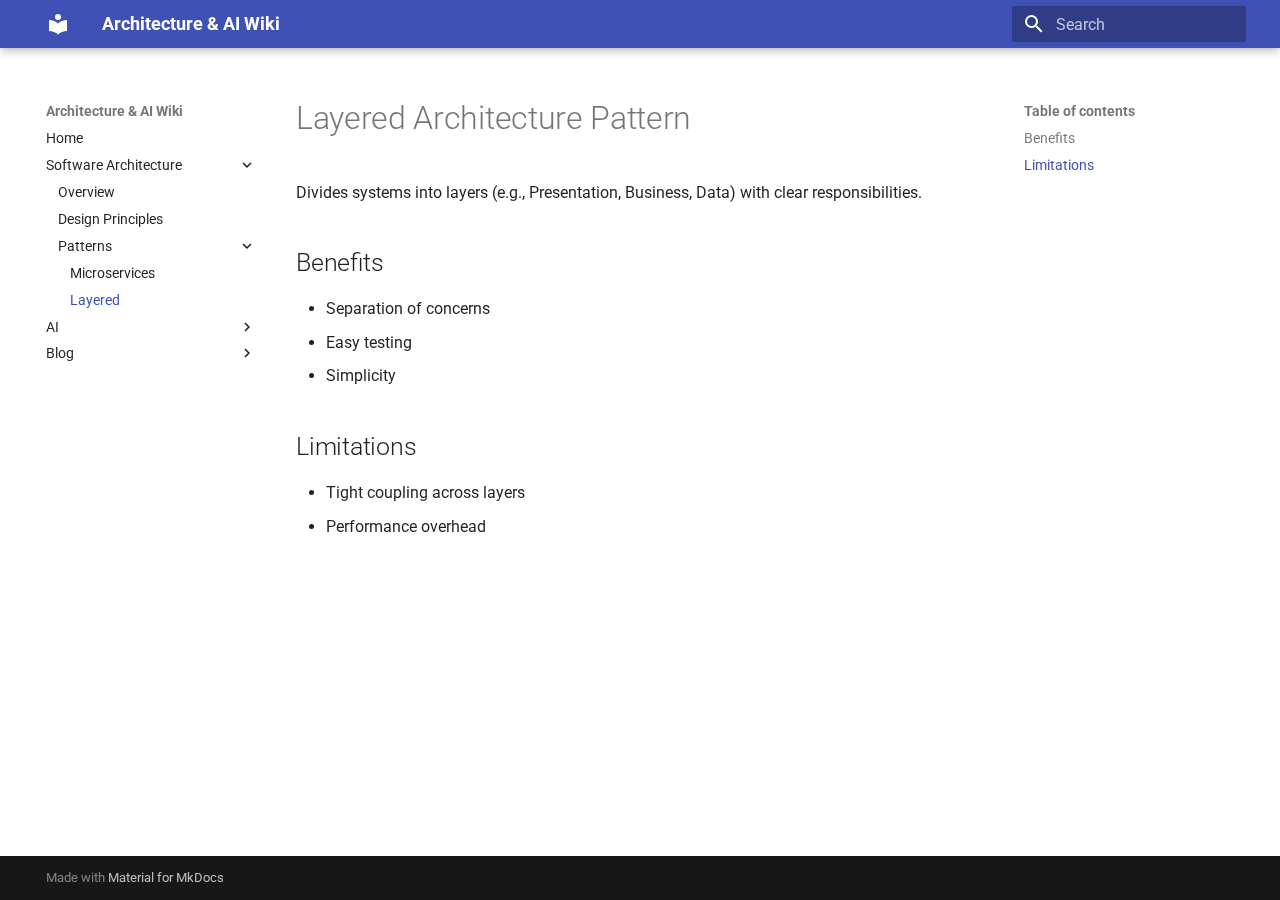
<file: software-architecture/patterns/layered/index.html>
<!doctype html>
<html lang="en" class="no-js">
  <head>
    
      <meta charset="utf-8">
      <meta name="viewport" content="width=device-width,initial-scale=1">
      
      
      
      
        <link rel="prev" href="../microservices/">
      
      
        <link rel="next" href="../../../ai/">
      
      
      <link rel="icon" href="../../../assets/images/favicon.png">
      <meta name="generator" content="mkdocs-1.6.1, mkdocs-material-9.6.14">
    
    
      
        <title>Layered - Architecture & AI Wiki</title>
      
    
    
      <link rel="stylesheet" href="../../../assets/stylesheets/main.342714a4.min.css">
      
      


    
    
      
    
    
      
        
        
        <link rel="preconnect" href="https://fonts.gstatic.com" crossorigin>
        <link rel="stylesheet" href="https://fonts.googleapis.com/css?family=Roboto:300,300i,400,400i,700,700i%7CRoboto+Mono:400,400i,700,700i&display=fallback">
        <style>:root{--md-text-font:"Roboto";--md-code-font:"Roboto Mono"}</style>
      
    
    
    <script>__md_scope=new URL("../../..",location),__md_hash=e=>[...e].reduce(((e,_)=>(e<<5)-e+_.charCodeAt(0)),0),__md_get=(e,_=localStorage,t=__md_scope)=>JSON.parse(_.getItem(t.pathname+"."+e)),__md_set=(e,_,t=localStorage,a=__md_scope)=>{try{t.setItem(a.pathname+"."+e,JSON.stringify(_))}catch(e){}}</script>
    
      

    
    
    
  </head>
  
  
    <body dir="ltr">
  
    
    <input class="md-toggle" data-md-toggle="drawer" type="checkbox" id="__drawer" autocomplete="off">
    <input class="md-toggle" data-md-toggle="search" type="checkbox" id="__search" autocomplete="off">
    <label class="md-overlay" for="__drawer"></label>
    <div data-md-component="skip">
      
        
        <a href="#layered-architecture-pattern" class="md-skip">
          Skip to content
        </a>
      
    </div>
    <div data-md-component="announce">
      
    </div>
    
    
      

  

<header class="md-header md-header--shadow" data-md-component="header">
  <nav class="md-header__inner md-grid" aria-label="Header">
    <a href="../../.." title="Architecture &amp; AI Wiki" class="md-header__button md-logo" aria-label="Architecture & AI Wiki" data-md-component="logo">
      
  
  <svg xmlns="http://www.w3.org/2000/svg" viewBox="0 0 24 24"><path d="M12 8a3 3 0 0 0 3-3 3 3 0 0 0-3-3 3 3 0 0 0-3 3 3 3 0 0 0 3 3m0 3.54C9.64 9.35 6.5 8 3 8v11c3.5 0 6.64 1.35 9 3.54 2.36-2.19 5.5-3.54 9-3.54V8c-3.5 0-6.64 1.35-9 3.54"/></svg>

    </a>
    <label class="md-header__button md-icon" for="__drawer">
      
      <svg xmlns="http://www.w3.org/2000/svg" viewBox="0 0 24 24"><path d="M3 6h18v2H3zm0 5h18v2H3zm0 5h18v2H3z"/></svg>
    </label>
    <div class="md-header__title" data-md-component="header-title">
      <div class="md-header__ellipsis">
        <div class="md-header__topic">
          <span class="md-ellipsis">
            Architecture & AI Wiki
          </span>
        </div>
        <div class="md-header__topic" data-md-component="header-topic">
          <span class="md-ellipsis">
            
              Layered
            
          </span>
        </div>
      </div>
    </div>
    
    
      <script>var palette=__md_get("__palette");if(palette&&palette.color){if("(prefers-color-scheme)"===palette.color.media){var media=matchMedia("(prefers-color-scheme: light)"),input=document.querySelector(media.matches?"[data-md-color-media='(prefers-color-scheme: light)']":"[data-md-color-media='(prefers-color-scheme: dark)']");palette.color.media=input.getAttribute("data-md-color-media"),palette.color.scheme=input.getAttribute("data-md-color-scheme"),palette.color.primary=input.getAttribute("data-md-color-primary"),palette.color.accent=input.getAttribute("data-md-color-accent")}for(var[key,value]of Object.entries(palette.color))document.body.setAttribute("data-md-color-"+key,value)}</script>
    
    
    
      
      
        <label class="md-header__button md-icon" for="__search">
          
          <svg xmlns="http://www.w3.org/2000/svg" viewBox="0 0 24 24"><path d="M9.5 3A6.5 6.5 0 0 1 16 9.5c0 1.61-.59 3.09-1.56 4.23l.27.27h.79l5 5-1.5 1.5-5-5v-.79l-.27-.27A6.52 6.52 0 0 1 9.5 16 6.5 6.5 0 0 1 3 9.5 6.5 6.5 0 0 1 9.5 3m0 2C7 5 5 7 5 9.5S7 14 9.5 14 14 12 14 9.5 12 5 9.5 5"/></svg>
        </label>
        <div class="md-search" data-md-component="search" role="dialog">
  <label class="md-search__overlay" for="__search"></label>
  <div class="md-search__inner" role="search">
    <form class="md-search__form" name="search">
      <input type="text" class="md-search__input" name="query" aria-label="Search" placeholder="Search" autocapitalize="off" autocorrect="off" autocomplete="off" spellcheck="false" data-md-component="search-query" required>
      <label class="md-search__icon md-icon" for="__search">
        
        <svg xmlns="http://www.w3.org/2000/svg" viewBox="0 0 24 24"><path d="M9.5 3A6.5 6.5 0 0 1 16 9.5c0 1.61-.59 3.09-1.56 4.23l.27.27h.79l5 5-1.5 1.5-5-5v-.79l-.27-.27A6.52 6.52 0 0 1 9.5 16 6.5 6.5 0 0 1 3 9.5 6.5 6.5 0 0 1 9.5 3m0 2C7 5 5 7 5 9.5S7 14 9.5 14 14 12 14 9.5 12 5 9.5 5"/></svg>
        
        <svg xmlns="http://www.w3.org/2000/svg" viewBox="0 0 24 24"><path d="M20 11v2H8l5.5 5.5-1.42 1.42L4.16 12l7.92-7.92L13.5 5.5 8 11z"/></svg>
      </label>
      <nav class="md-search__options" aria-label="Search">
        
        <button type="reset" class="md-search__icon md-icon" title="Clear" aria-label="Clear" tabindex="-1">
          
          <svg xmlns="http://www.w3.org/2000/svg" viewBox="0 0 24 24"><path d="M19 6.41 17.59 5 12 10.59 6.41 5 5 6.41 10.59 12 5 17.59 6.41 19 12 13.41 17.59 19 19 17.59 13.41 12z"/></svg>
        </button>
      </nav>
      
    </form>
    <div class="md-search__output">
      <div class="md-search__scrollwrap" tabindex="0" data-md-scrollfix>
        <div class="md-search-result" data-md-component="search-result">
          <div class="md-search-result__meta">
            Initializing search
          </div>
          <ol class="md-search-result__list" role="presentation"></ol>
        </div>
      </div>
    </div>
  </div>
</div>
      
    
    
  </nav>
  
</header>
    
    <div class="md-container" data-md-component="container">
      
      
        
          
        
      
      <main class="md-main" data-md-component="main">
        <div class="md-main__inner md-grid">
          
            
              
              <div class="md-sidebar md-sidebar--primary" data-md-component="sidebar" data-md-type="navigation" >
                <div class="md-sidebar__scrollwrap">
                  <div class="md-sidebar__inner">
                    



<nav class="md-nav md-nav--primary" aria-label="Navigation" data-md-level="0">
  <label class="md-nav__title" for="__drawer">
    <a href="../../.." title="Architecture &amp; AI Wiki" class="md-nav__button md-logo" aria-label="Architecture & AI Wiki" data-md-component="logo">
      
  
  <svg xmlns="http://www.w3.org/2000/svg" viewBox="0 0 24 24"><path d="M12 8a3 3 0 0 0 3-3 3 3 0 0 0-3-3 3 3 0 0 0-3 3 3 3 0 0 0 3 3m0 3.54C9.64 9.35 6.5 8 3 8v11c3.5 0 6.64 1.35 9 3.54 2.36-2.19 5.5-3.54 9-3.54V8c-3.5 0-6.64 1.35-9 3.54"/></svg>

    </a>
    Architecture & AI Wiki
  </label>
  
  <ul class="md-nav__list" data-md-scrollfix>
    
      
      
  
  
  
  
    <li class="md-nav__item">
      <a href="../../.." class="md-nav__link">
        
  
  
  <span class="md-ellipsis">
    Home
    
  </span>
  

      </a>
    </li>
  

    
      
      
  
  
    
  
  
  
    
    
    
    
    
    <li class="md-nav__item md-nav__item--active md-nav__item--nested">
      
        
        
        <input class="md-nav__toggle md-toggle " type="checkbox" id="__nav_2" checked>
        
          
          <label class="md-nav__link" for="__nav_2" id="__nav_2_label" tabindex="0">
            
  
  
  <span class="md-ellipsis">
    Software Architecture
    
  </span>
  

            <span class="md-nav__icon md-icon"></span>
          </label>
        
        <nav class="md-nav" data-md-level="1" aria-labelledby="__nav_2_label" aria-expanded="true">
          <label class="md-nav__title" for="__nav_2">
            <span class="md-nav__icon md-icon"></span>
            Software Architecture
          </label>
          <ul class="md-nav__list" data-md-scrollfix>
            
              
                
  
  
  
  
    <li class="md-nav__item">
      <a href="../../" class="md-nav__link">
        
  
  
  <span class="md-ellipsis">
    Overview
    
  </span>
  

      </a>
    </li>
  

              
            
              
                
  
  
  
  
    <li class="md-nav__item">
      <a href="../../design-principles/" class="md-nav__link">
        
  
  
  <span class="md-ellipsis">
    Design Principles
    
  </span>
  

      </a>
    </li>
  

              
            
              
                
  
  
    
  
  
  
    
    
    
    
    
    <li class="md-nav__item md-nav__item--active md-nav__item--nested">
      
        
        
        <input class="md-nav__toggle md-toggle " type="checkbox" id="__nav_2_3" checked>
        
          
          <label class="md-nav__link" for="__nav_2_3" id="__nav_2_3_label" tabindex="0">
            
  
  
  <span class="md-ellipsis">
    Patterns
    
  </span>
  

            <span class="md-nav__icon md-icon"></span>
          </label>
        
        <nav class="md-nav" data-md-level="2" aria-labelledby="__nav_2_3_label" aria-expanded="true">
          <label class="md-nav__title" for="__nav_2_3">
            <span class="md-nav__icon md-icon"></span>
            Patterns
          </label>
          <ul class="md-nav__list" data-md-scrollfix>
            
              
                
  
  
  
  
    <li class="md-nav__item">
      <a href="../microservices/" class="md-nav__link">
        
  
  
  <span class="md-ellipsis">
    Microservices
    
  </span>
  

      </a>
    </li>
  

              
            
              
                
  
  
    
  
  
  
    <li class="md-nav__item md-nav__item--active">
      
      <input class="md-nav__toggle md-toggle" type="checkbox" id="__toc">
      
      
        
      
      
        <label class="md-nav__link md-nav__link--active" for="__toc">
          
  
  
  <span class="md-ellipsis">
    Layered
    
  </span>
  

          <span class="md-nav__icon md-icon"></span>
        </label>
      
      <a href="./" class="md-nav__link md-nav__link--active">
        
  
  
  <span class="md-ellipsis">
    Layered
    
  </span>
  

      </a>
      
        

<nav class="md-nav md-nav--secondary" aria-label="Table of contents">
  
  
  
    
  
  
    <label class="md-nav__title" for="__toc">
      <span class="md-nav__icon md-icon"></span>
      Table of contents
    </label>
    <ul class="md-nav__list" data-md-component="toc" data-md-scrollfix>
      
        <li class="md-nav__item">
  <a href="#benefits" class="md-nav__link">
    <span class="md-ellipsis">
      Benefits
    </span>
  </a>
  
</li>
      
        <li class="md-nav__item">
  <a href="#limitations" class="md-nav__link">
    <span class="md-ellipsis">
      Limitations
    </span>
  </a>
  
</li>
      
    </ul>
  
</nav>
      
    </li>
  

              
            
          </ul>
        </nav>
      
    </li>
  

              
            
          </ul>
        </nav>
      
    </li>
  

    
      
      
  
  
  
  
    
    
    
    
    
    <li class="md-nav__item md-nav__item--nested">
      
        
        
        <input class="md-nav__toggle md-toggle " type="checkbox" id="__nav_3" >
        
          
          <label class="md-nav__link" for="__nav_3" id="__nav_3_label" tabindex="0">
            
  
  
  <span class="md-ellipsis">
    AI
    
  </span>
  

            <span class="md-nav__icon md-icon"></span>
          </label>
        
        <nav class="md-nav" data-md-level="1" aria-labelledby="__nav_3_label" aria-expanded="false">
          <label class="md-nav__title" for="__nav_3">
            <span class="md-nav__icon md-icon"></span>
            AI
          </label>
          <ul class="md-nav__list" data-md-scrollfix>
            
              
                
  
  
  
  
    <li class="md-nav__item">
      <a href="../../../ai/" class="md-nav__link">
        
  
  
  <span class="md-ellipsis">
    Overview
    
  </span>
  

      </a>
    </li>
  

              
            
          </ul>
        </nav>
      
    </li>
  

    
      
      
  
  
  
  
    
    
    
    
    
    <li class="md-nav__item md-nav__item--nested">
      
        
        
        <input class="md-nav__toggle md-toggle " type="checkbox" id="__nav_4" >
        
          
          <label class="md-nav__link" for="__nav_4" id="__nav_4_label" tabindex="0">
            
  
  
  <span class="md-ellipsis">
    Blog
    
  </span>
  

            <span class="md-nav__icon md-icon"></span>
          </label>
        
        <nav class="md-nav" data-md-level="1" aria-labelledby="__nav_4_label" aria-expanded="false">
          <label class="md-nav__title" for="__nav_4">
            <span class="md-nav__icon md-icon"></span>
            Blog
          </label>
          <ul class="md-nav__list" data-md-scrollfix>
            
              
                
  
  
  
  
    <li class="md-nav__item">
      <a href="../../../blog/2025-06-01-why-event-driven-architecture-scales/" class="md-nav__link">
        
  
  
  <span class="md-ellipsis">
    2025-06-01
    
  </span>
  

      </a>
    </li>
  

              
            
          </ul>
        </nav>
      
    </li>
  

    
  </ul>
</nav>
                  </div>
                </div>
              </div>
            
            
              
              <div class="md-sidebar md-sidebar--secondary" data-md-component="sidebar" data-md-type="toc" >
                <div class="md-sidebar__scrollwrap">
                  <div class="md-sidebar__inner">
                    

<nav class="md-nav md-nav--secondary" aria-label="Table of contents">
  
  
  
    
  
  
    <label class="md-nav__title" for="__toc">
      <span class="md-nav__icon md-icon"></span>
      Table of contents
    </label>
    <ul class="md-nav__list" data-md-component="toc" data-md-scrollfix>
      
        <li class="md-nav__item">
  <a href="#benefits" class="md-nav__link">
    <span class="md-ellipsis">
      Benefits
    </span>
  </a>
  
</li>
      
        <li class="md-nav__item">
  <a href="#limitations" class="md-nav__link">
    <span class="md-ellipsis">
      Limitations
    </span>
  </a>
  
</li>
      
    </ul>
  
</nav>
                  </div>
                </div>
              </div>
            
          
          
            <div class="md-content" data-md-component="content">
              <article class="md-content__inner md-typeset">
                
                  



<h1 id="layered-architecture-pattern">Layered Architecture Pattern</h1>
<p>Divides systems into layers (e.g., Presentation, Business, Data) with clear responsibilities.</p>
<h2 id="benefits">Benefits</h2>
<ul>
<li>Separation of concerns</li>
<li>Easy testing</li>
<li>Simplicity</li>
</ul>
<h2 id="limitations">Limitations</h2>
<ul>
<li>Tight coupling across layers</li>
<li>Performance overhead</li>
</ul>












                
              </article>
            </div>
          
          
<script>var target=document.getElementById(location.hash.slice(1));target&&target.name&&(target.checked=target.name.startsWith("__tabbed_"))</script>
        </div>
        
      </main>
      
        <footer class="md-footer">
  
  <div class="md-footer-meta md-typeset">
    <div class="md-footer-meta__inner md-grid">
      <div class="md-copyright">
  
  
    Made with
    <a href="https://squidfunk.github.io/mkdocs-material/" target="_blank" rel="noopener">
      Material for MkDocs
    </a>
  
</div>
      
    </div>
  </div>
</footer>
      
    </div>
    <div class="md-dialog" data-md-component="dialog">
      <div class="md-dialog__inner md-typeset"></div>
    </div>
    
    
    
      
      <script id="__config" type="application/json">{"base": "../../..", "features": [], "search": "../../../assets/javascripts/workers/search.d50fe291.min.js", "tags": null, "translations": {"clipboard.copied": "Copied to clipboard", "clipboard.copy": "Copy to clipboard", "search.result.more.one": "1 more on this page", "search.result.more.other": "# more on this page", "search.result.none": "No matching documents", "search.result.one": "1 matching document", "search.result.other": "# matching documents", "search.result.placeholder": "Type to start searching", "search.result.term.missing": "Missing", "select.version": "Select version"}, "version": null}</script>
    
    
      <script src="../../../assets/javascripts/bundle.13a4f30d.min.js"></script>
      
    
  </body>
</html>
</file>
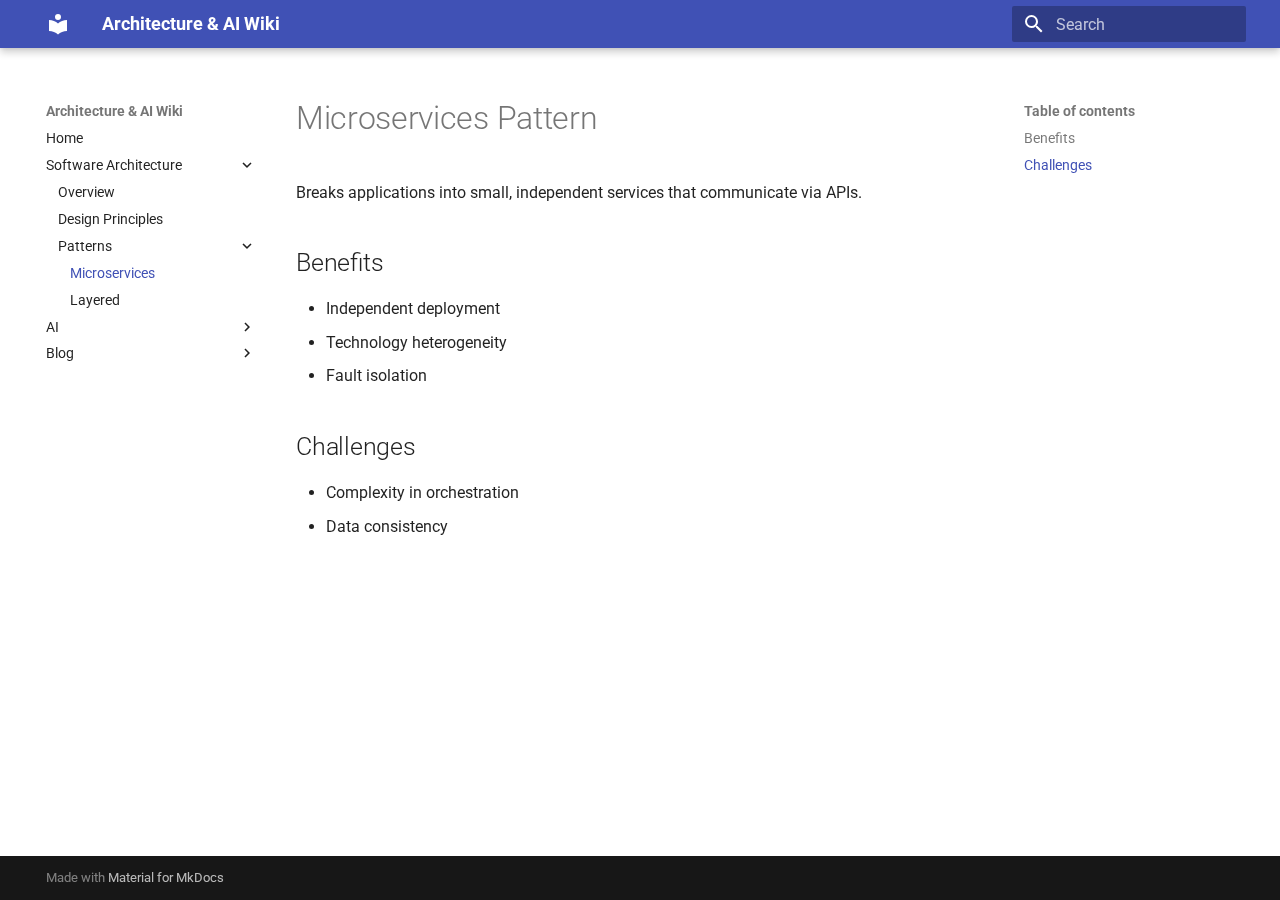
<file: software-architecture/patterns/microservices/index.html>
<!doctype html>
<html lang="en" class="no-js">
  <head>
    
      <meta charset="utf-8">
      <meta name="viewport" content="width=device-width,initial-scale=1">
      
      
      
      
        <link rel="prev" href="../../design-principles/">
      
      
        <link rel="next" href="../layered/">
      
      
      <link rel="icon" href="../../../assets/images/favicon.png">
      <meta name="generator" content="mkdocs-1.6.1, mkdocs-material-9.6.14">
    
    
      
        <title>Microservices - Architecture & AI Wiki</title>
      
    
    
      <link rel="stylesheet" href="../../../assets/stylesheets/main.342714a4.min.css">
      
      


    
    
      
    
    
      
        
        
        <link rel="preconnect" href="https://fonts.gstatic.com" crossorigin>
        <link rel="stylesheet" href="https://fonts.googleapis.com/css?family=Roboto:300,300i,400,400i,700,700i%7CRoboto+Mono:400,400i,700,700i&display=fallback">
        <style>:root{--md-text-font:"Roboto";--md-code-font:"Roboto Mono"}</style>
      
    
    
    <script>__md_scope=new URL("../../..",location),__md_hash=e=>[...e].reduce(((e,_)=>(e<<5)-e+_.charCodeAt(0)),0),__md_get=(e,_=localStorage,t=__md_scope)=>JSON.parse(_.getItem(t.pathname+"."+e)),__md_set=(e,_,t=localStorage,a=__md_scope)=>{try{t.setItem(a.pathname+"."+e,JSON.stringify(_))}catch(e){}}</script>
    
      

    
    
    
  </head>
  
  
    <body dir="ltr">
  
    
    <input class="md-toggle" data-md-toggle="drawer" type="checkbox" id="__drawer" autocomplete="off">
    <input class="md-toggle" data-md-toggle="search" type="checkbox" id="__search" autocomplete="off">
    <label class="md-overlay" for="__drawer"></label>
    <div data-md-component="skip">
      
        
        <a href="#microservices-pattern" class="md-skip">
          Skip to content
        </a>
      
    </div>
    <div data-md-component="announce">
      
    </div>
    
    
      

  

<header class="md-header md-header--shadow" data-md-component="header">
  <nav class="md-header__inner md-grid" aria-label="Header">
    <a href="../../.." title="Architecture &amp; AI Wiki" class="md-header__button md-logo" aria-label="Architecture & AI Wiki" data-md-component="logo">
      
  
  <svg xmlns="http://www.w3.org/2000/svg" viewBox="0 0 24 24"><path d="M12 8a3 3 0 0 0 3-3 3 3 0 0 0-3-3 3 3 0 0 0-3 3 3 3 0 0 0 3 3m0 3.54C9.64 9.35 6.5 8 3 8v11c3.5 0 6.64 1.35 9 3.54 2.36-2.19 5.5-3.54 9-3.54V8c-3.5 0-6.64 1.35-9 3.54"/></svg>

    </a>
    <label class="md-header__button md-icon" for="__drawer">
      
      <svg xmlns="http://www.w3.org/2000/svg" viewBox="0 0 24 24"><path d="M3 6h18v2H3zm0 5h18v2H3zm0 5h18v2H3z"/></svg>
    </label>
    <div class="md-header__title" data-md-component="header-title">
      <div class="md-header__ellipsis">
        <div class="md-header__topic">
          <span class="md-ellipsis">
            Architecture & AI Wiki
          </span>
        </div>
        <div class="md-header__topic" data-md-component="header-topic">
          <span class="md-ellipsis">
            
              Microservices
            
          </span>
        </div>
      </div>
    </div>
    
    
      <script>var palette=__md_get("__palette");if(palette&&palette.color){if("(prefers-color-scheme)"===palette.color.media){var media=matchMedia("(prefers-color-scheme: light)"),input=document.querySelector(media.matches?"[data-md-color-media='(prefers-color-scheme: light)']":"[data-md-color-media='(prefers-color-scheme: dark)']");palette.color.media=input.getAttribute("data-md-color-media"),palette.color.scheme=input.getAttribute("data-md-color-scheme"),palette.color.primary=input.getAttribute("data-md-color-primary"),palette.color.accent=input.getAttribute("data-md-color-accent")}for(var[key,value]of Object.entries(palette.color))document.body.setAttribute("data-md-color-"+key,value)}</script>
    
    
    
      
      
        <label class="md-header__button md-icon" for="__search">
          
          <svg xmlns="http://www.w3.org/2000/svg" viewBox="0 0 24 24"><path d="M9.5 3A6.5 6.5 0 0 1 16 9.5c0 1.61-.59 3.09-1.56 4.23l.27.27h.79l5 5-1.5 1.5-5-5v-.79l-.27-.27A6.52 6.52 0 0 1 9.5 16 6.5 6.5 0 0 1 3 9.5 6.5 6.5 0 0 1 9.5 3m0 2C7 5 5 7 5 9.5S7 14 9.5 14 14 12 14 9.5 12 5 9.5 5"/></svg>
        </label>
        <div class="md-search" data-md-component="search" role="dialog">
  <label class="md-search__overlay" for="__search"></label>
  <div class="md-search__inner" role="search">
    <form class="md-search__form" name="search">
      <input type="text" class="md-search__input" name="query" aria-label="Search" placeholder="Search" autocapitalize="off" autocorrect="off" autocomplete="off" spellcheck="false" data-md-component="search-query" required>
      <label class="md-search__icon md-icon" for="__search">
        
        <svg xmlns="http://www.w3.org/2000/svg" viewBox="0 0 24 24"><path d="M9.5 3A6.5 6.5 0 0 1 16 9.5c0 1.61-.59 3.09-1.56 4.23l.27.27h.79l5 5-1.5 1.5-5-5v-.79l-.27-.27A6.52 6.52 0 0 1 9.5 16 6.5 6.5 0 0 1 3 9.5 6.5 6.5 0 0 1 9.5 3m0 2C7 5 5 7 5 9.5S7 14 9.5 14 14 12 14 9.5 12 5 9.5 5"/></svg>
        
        <svg xmlns="http://www.w3.org/2000/svg" viewBox="0 0 24 24"><path d="M20 11v2H8l5.5 5.5-1.42 1.42L4.16 12l7.92-7.92L13.5 5.5 8 11z"/></svg>
      </label>
      <nav class="md-search__options" aria-label="Search">
        
        <button type="reset" class="md-search__icon md-icon" title="Clear" aria-label="Clear" tabindex="-1">
          
          <svg xmlns="http://www.w3.org/2000/svg" viewBox="0 0 24 24"><path d="M19 6.41 17.59 5 12 10.59 6.41 5 5 6.41 10.59 12 5 17.59 6.41 19 12 13.41 17.59 19 19 17.59 13.41 12z"/></svg>
        </button>
      </nav>
      
    </form>
    <div class="md-search__output">
      <div class="md-search__scrollwrap" tabindex="0" data-md-scrollfix>
        <div class="md-search-result" data-md-component="search-result">
          <div class="md-search-result__meta">
            Initializing search
          </div>
          <ol class="md-search-result__list" role="presentation"></ol>
        </div>
      </div>
    </div>
  </div>
</div>
      
    
    
  </nav>
  
</header>
    
    <div class="md-container" data-md-component="container">
      
      
        
          
        
      
      <main class="md-main" data-md-component="main">
        <div class="md-main__inner md-grid">
          
            
              
              <div class="md-sidebar md-sidebar--primary" data-md-component="sidebar" data-md-type="navigation" >
                <div class="md-sidebar__scrollwrap">
                  <div class="md-sidebar__inner">
                    



<nav class="md-nav md-nav--primary" aria-label="Navigation" data-md-level="0">
  <label class="md-nav__title" for="__drawer">
    <a href="../../.." title="Architecture &amp; AI Wiki" class="md-nav__button md-logo" aria-label="Architecture & AI Wiki" data-md-component="logo">
      
  
  <svg xmlns="http://www.w3.org/2000/svg" viewBox="0 0 24 24"><path d="M12 8a3 3 0 0 0 3-3 3 3 0 0 0-3-3 3 3 0 0 0-3 3 3 3 0 0 0 3 3m0 3.54C9.64 9.35 6.5 8 3 8v11c3.5 0 6.64 1.35 9 3.54 2.36-2.19 5.5-3.54 9-3.54V8c-3.5 0-6.64 1.35-9 3.54"/></svg>

    </a>
    Architecture & AI Wiki
  </label>
  
  <ul class="md-nav__list" data-md-scrollfix>
    
      
      
  
  
  
  
    <li class="md-nav__item">
      <a href="../../.." class="md-nav__link">
        
  
  
  <span class="md-ellipsis">
    Home
    
  </span>
  

      </a>
    </li>
  

    
      
      
  
  
    
  
  
  
    
    
    
    
    
    <li class="md-nav__item md-nav__item--active md-nav__item--nested">
      
        
        
        <input class="md-nav__toggle md-toggle " type="checkbox" id="__nav_2" checked>
        
          
          <label class="md-nav__link" for="__nav_2" id="__nav_2_label" tabindex="0">
            
  
  
  <span class="md-ellipsis">
    Software Architecture
    
  </span>
  

            <span class="md-nav__icon md-icon"></span>
          </label>
        
        <nav class="md-nav" data-md-level="1" aria-labelledby="__nav_2_label" aria-expanded="true">
          <label class="md-nav__title" for="__nav_2">
            <span class="md-nav__icon md-icon"></span>
            Software Architecture
          </label>
          <ul class="md-nav__list" data-md-scrollfix>
            
              
                
  
  
  
  
    <li class="md-nav__item">
      <a href="../../" class="md-nav__link">
        
  
  
  <span class="md-ellipsis">
    Overview
    
  </span>
  

      </a>
    </li>
  

              
            
              
                
  
  
  
  
    <li class="md-nav__item">
      <a href="../../design-principles/" class="md-nav__link">
        
  
  
  <span class="md-ellipsis">
    Design Principles
    
  </span>
  

      </a>
    </li>
  

              
            
              
                
  
  
    
  
  
  
    
    
    
    
    
    <li class="md-nav__item md-nav__item--active md-nav__item--nested">
      
        
        
        <input class="md-nav__toggle md-toggle " type="checkbox" id="__nav_2_3" checked>
        
          
          <label class="md-nav__link" for="__nav_2_3" id="__nav_2_3_label" tabindex="0">
            
  
  
  <span class="md-ellipsis">
    Patterns
    
  </span>
  

            <span class="md-nav__icon md-icon"></span>
          </label>
        
        <nav class="md-nav" data-md-level="2" aria-labelledby="__nav_2_3_label" aria-expanded="true">
          <label class="md-nav__title" for="__nav_2_3">
            <span class="md-nav__icon md-icon"></span>
            Patterns
          </label>
          <ul class="md-nav__list" data-md-scrollfix>
            
              
                
  
  
    
  
  
  
    <li class="md-nav__item md-nav__item--active">
      
      <input class="md-nav__toggle md-toggle" type="checkbox" id="__toc">
      
      
        
      
      
        <label class="md-nav__link md-nav__link--active" for="__toc">
          
  
  
  <span class="md-ellipsis">
    Microservices
    
  </span>
  

          <span class="md-nav__icon md-icon"></span>
        </label>
      
      <a href="./" class="md-nav__link md-nav__link--active">
        
  
  
  <span class="md-ellipsis">
    Microservices
    
  </span>
  

      </a>
      
        

<nav class="md-nav md-nav--secondary" aria-label="Table of contents">
  
  
  
    
  
  
    <label class="md-nav__title" for="__toc">
      <span class="md-nav__icon md-icon"></span>
      Table of contents
    </label>
    <ul class="md-nav__list" data-md-component="toc" data-md-scrollfix>
      
        <li class="md-nav__item">
  <a href="#benefits" class="md-nav__link">
    <span class="md-ellipsis">
      Benefits
    </span>
  </a>
  
</li>
      
        <li class="md-nav__item">
  <a href="#challenges" class="md-nav__link">
    <span class="md-ellipsis">
      Challenges
    </span>
  </a>
  
</li>
      
    </ul>
  
</nav>
      
    </li>
  

              
            
              
                
  
  
  
  
    <li class="md-nav__item">
      <a href="../layered/" class="md-nav__link">
        
  
  
  <span class="md-ellipsis">
    Layered
    
  </span>
  

      </a>
    </li>
  

              
            
          </ul>
        </nav>
      
    </li>
  

              
            
          </ul>
        </nav>
      
    </li>
  

    
      
      
  
  
  
  
    
    
    
    
    
    <li class="md-nav__item md-nav__item--nested">
      
        
        
        <input class="md-nav__toggle md-toggle " type="checkbox" id="__nav_3" >
        
          
          <label class="md-nav__link" for="__nav_3" id="__nav_3_label" tabindex="0">
            
  
  
  <span class="md-ellipsis">
    AI
    
  </span>
  

            <span class="md-nav__icon md-icon"></span>
          </label>
        
        <nav class="md-nav" data-md-level="1" aria-labelledby="__nav_3_label" aria-expanded="false">
          <label class="md-nav__title" for="__nav_3">
            <span class="md-nav__icon md-icon"></span>
            AI
          </label>
          <ul class="md-nav__list" data-md-scrollfix>
            
              
                
  
  
  
  
    <li class="md-nav__item">
      <a href="../../../ai/" class="md-nav__link">
        
  
  
  <span class="md-ellipsis">
    Overview
    
  </span>
  

      </a>
    </li>
  

              
            
          </ul>
        </nav>
      
    </li>
  

    
      
      
  
  
  
  
    
    
    
    
    
    <li class="md-nav__item md-nav__item--nested">
      
        
        
        <input class="md-nav__toggle md-toggle " type="checkbox" id="__nav_4" >
        
          
          <label class="md-nav__link" for="__nav_4" id="__nav_4_label" tabindex="0">
            
  
  
  <span class="md-ellipsis">
    Blog
    
  </span>
  

            <span class="md-nav__icon md-icon"></span>
          </label>
        
        <nav class="md-nav" data-md-level="1" aria-labelledby="__nav_4_label" aria-expanded="false">
          <label class="md-nav__title" for="__nav_4">
            <span class="md-nav__icon md-icon"></span>
            Blog
          </label>
          <ul class="md-nav__list" data-md-scrollfix>
            
              
                
  
  
  
  
    <li class="md-nav__item">
      <a href="../../../blog/2025-06-01-why-event-driven-architecture-scales/" class="md-nav__link">
        
  
  
  <span class="md-ellipsis">
    2025-06-01
    
  </span>
  

      </a>
    </li>
  

              
            
          </ul>
        </nav>
      
    </li>
  

    
  </ul>
</nav>
                  </div>
                </div>
              </div>
            
            
              
              <div class="md-sidebar md-sidebar--secondary" data-md-component="sidebar" data-md-type="toc" >
                <div class="md-sidebar__scrollwrap">
                  <div class="md-sidebar__inner">
                    

<nav class="md-nav md-nav--secondary" aria-label="Table of contents">
  
  
  
    
  
  
    <label class="md-nav__title" for="__toc">
      <span class="md-nav__icon md-icon"></span>
      Table of contents
    </label>
    <ul class="md-nav__list" data-md-component="toc" data-md-scrollfix>
      
        <li class="md-nav__item">
  <a href="#benefits" class="md-nav__link">
    <span class="md-ellipsis">
      Benefits
    </span>
  </a>
  
</li>
      
        <li class="md-nav__item">
  <a href="#challenges" class="md-nav__link">
    <span class="md-ellipsis">
      Challenges
    </span>
  </a>
  
</li>
      
    </ul>
  
</nav>
                  </div>
                </div>
              </div>
            
          
          
            <div class="md-content" data-md-component="content">
              <article class="md-content__inner md-typeset">
                
                  



<h1 id="microservices-pattern">Microservices Pattern</h1>
<p>Breaks applications into small, independent services that communicate via APIs.</p>
<h2 id="benefits">Benefits</h2>
<ul>
<li>Independent deployment</li>
<li>Technology heterogeneity</li>
<li>Fault isolation</li>
</ul>
<h2 id="challenges">Challenges</h2>
<ul>
<li>Complexity in orchestration</li>
<li>Data consistency</li>
</ul>












                
              </article>
            </div>
          
          
<script>var target=document.getElementById(location.hash.slice(1));target&&target.name&&(target.checked=target.name.startsWith("__tabbed_"))</script>
        </div>
        
      </main>
      
        <footer class="md-footer">
  
  <div class="md-footer-meta md-typeset">
    <div class="md-footer-meta__inner md-grid">
      <div class="md-copyright">
  
  
    Made with
    <a href="https://squidfunk.github.io/mkdocs-material/" target="_blank" rel="noopener">
      Material for MkDocs
    </a>
  
</div>
      
    </div>
  </div>
</footer>
      
    </div>
    <div class="md-dialog" data-md-component="dialog">
      <div class="md-dialog__inner md-typeset"></div>
    </div>
    
    
    
      
      <script id="__config" type="application/json">{"base": "../../..", "features": [], "search": "../../../assets/javascripts/workers/search.d50fe291.min.js", "tags": null, "translations": {"clipboard.copied": "Copied to clipboard", "clipboard.copy": "Copy to clipboard", "search.result.more.one": "1 more on this page", "search.result.more.other": "# more on this page", "search.result.none": "No matching documents", "search.result.one": "1 matching document", "search.result.other": "# matching documents", "search.result.placeholder": "Type to start searching", "search.result.term.missing": "Missing", "select.version": "Select version"}, "version": null}</script>
    
    
      <script src="../../../assets/javascripts/bundle.13a4f30d.min.js"></script>
      
    
  </body>
</html>
</file>
<file: stylesheets/extra.css>
.mermaid {
  max-width: 600px;  /* Adjust to your preference */
  margin: 0 auto;
  display: block;
}
</file>
<file: assets/stylesheets/main.342714a4.min.css>
@charset "UTF-8";html{-webkit-text-size-adjust:none;-moz-text-size-adjust:none;text-size-adjust:none;box-sizing:border-box}*,:after,:before{box-sizing:inherit}@media (prefers-reduced-motion){*,:after,:before{transition:none!important}}body{margin:0}a,button,input,label{-webkit-tap-highlight-color:transparent}a{color:inherit;text-decoration:none}hr{border:0;box-sizing:initial;display:block;height:.05rem;overflow:visible;padding:0}small{font-size:80%}sub,sup{line-height:1em}img{border-style:none}table{border-collapse:initial;border-spacing:0}td,th{font-weight:400;vertical-align:top}button{background:#0000;border:0;font-family:inherit;font-size:inherit;margin:0;padding:0}input{border:0;outline:none}:root{--md-primary-fg-color:#4051b5;--md-primary-fg-color--light:#5d6cc0;--md-primary-fg-color--dark:#303fa1;--md-primary-bg-color:#fff;--md-primary-bg-color--light:#ffffffb3;--md-accent-fg-color:#526cfe;--md-accent-fg-color--transparent:#526cfe1a;--md-accent-bg-color:#fff;--md-accent-bg-color--light:#ffffffb3}[data-md-color-scheme=default]{color-scheme:light}[data-md-color-scheme=default] img[src$="#gh-dark-mode-only"],[data-md-color-scheme=default] img[src$="#only-dark"]{display:none}:root,[data-md-color-scheme=default]{--md-hue:225deg;--md-default-fg-color:#000000de;--md-default-fg-color--light:#0000008a;--md-default-fg-color--lighter:#00000052;--md-default-fg-color--lightest:#00000012;--md-default-bg-color:#fff;--md-default-bg-color--light:#ffffffb3;--md-default-bg-color--lighter:#ffffff4d;--md-default-bg-color--lightest:#ffffff1f;--md-code-fg-color:#36464e;--md-code-bg-color:#f5f5f5;--md-code-hl-color:#4287ff;--md-code-hl-color--light:#4287ff1a;--md-code-hl-number-color:#d52a2a;--md-code-hl-special-color:#db1457;--md-code-hl-function-color:#a846b9;--md-code-hl-constant-color:#6e59d9;--md-code-hl-keyword-color:#3f6ec6;--md-code-hl-string-color:#1c7d4d;--md-code-hl-name-color:var(--md-code-fg-color);--md-code-hl-operator-color:var(--md-default-fg-color--light);--md-code-hl-punctuation-color:var(--md-default-fg-color--light);--md-code-hl-comment-color:var(--md-default-fg-color--light);--md-code-hl-generic-color:var(--md-default-fg-color--light);--md-code-hl-variable-color:var(--md-default-fg-color--light);--md-typeset-color:var(--md-default-fg-color);--md-typeset-a-color:var(--md-primary-fg-color);--md-typeset-del-color:#f5503d26;--md-typeset-ins-color:#0bd57026;--md-typeset-kbd-color:#fafafa;--md-typeset-kbd-accent-color:#fff;--md-typeset-kbd-border-color:#b8b8b8;--md-typeset-mark-color:#ffff0080;--md-typeset-table-color:#0000001f;--md-typeset-table-color--light:rgba(0,0,0,.035);--md-admonition-fg-color:var(--md-default-fg-color);--md-admonition-bg-color:var(--md-default-bg-color);--md-warning-fg-color:#000000de;--md-warning-bg-color:#ff9;--md-footer-fg-color:#fff;--md-footer-fg-color--light:#ffffffb3;--md-footer-fg-color--lighter:#ffffff73;--md-footer-bg-color:#000000de;--md-footer-bg-color--dark:#00000052;--md-shadow-z1:0 0.2rem 0.5rem #0000000d,0 0 0.05rem #0000001a;--md-shadow-z2:0 0.2rem 0.5rem #0000001a,0 0 0.05rem #00000040;--md-shadow-z3:0 0.2rem 0.5rem #0003,0 0 0.05rem #00000059}.md-icon svg{fill:currentcolor;display:block;height:1.2rem;width:1.2rem}body{-webkit-font-smoothing:antialiased;-moz-osx-font-smoothing:grayscale;--md-text-font-family:var(--md-text-font,_),-apple-system,BlinkMacSystemFont,Helvetica,Arial,sans-serif;--md-code-font-family:var(--md-code-font,_),SFMono-Regular,Consolas,Menlo,monospace}aside,body,input{font-feature-settings:"kern","liga";color:var(--md-typeset-color);font-family:var(--md-text-font-family)}code,kbd,pre{font-feature-settings:"kern";font-family:var(--md-code-font-family)}:root{--md-typeset-table-sort-icon:url('data:image/svg+xml;charset=utf-8,<svg xmlns="http://www.w3.org/2000/svg" viewBox="0 0 24 24"><path d="m18 21-4-4h3V7h-3l4-4 4 4h-3v10h3M2 19v-2h10v2M2 13v-2h7v2M2 7V5h4v2z"/></svg>');--md-typeset-table-sort-icon--asc:url('data:image/svg+xml;charset=utf-8,<svg xmlns="http://www.w3.org/2000/svg" viewBox="0 0 24 24"><path d="M19 17h3l-4 4-4-4h3V3h2M2 17h10v2H2M6 5v2H2V5m0 6h7v2H2z"/></svg>');--md-typeset-table-sort-icon--desc:url('data:image/svg+xml;charset=utf-8,<svg xmlns="http://www.w3.org/2000/svg" viewBox="0 0 24 24"><path d="M19 7h3l-4-4-4 4h3v14h2M2 17h10v2H2M6 5v2H2V5m0 6h7v2H2z"/></svg>')}.md-typeset{-webkit-print-color-adjust:exact;color-adjust:exact;font-size:.8rem;line-height:1.6;overflow-wrap:break-word}@media print{.md-typeset{font-size:.68rem}}.md-typeset blockquote,.md-typeset dl,.md-typeset figure,.md-typeset ol,.md-typeset pre,.md-typeset ul{margin-bottom:1em;margin-top:1em}.md-typeset h1{color:var(--md-default-fg-color--light);font-size:2em;line-height:1.3;margin:0 0 1.25em}.md-typeset h1,.md-typeset h2{font-weight:300;letter-spacing:-.01em}.md-typeset h2{font-size:1.5625em;line-height:1.4;margin:1.6em 0 .64em}.md-typeset h3{font-size:1.25em;font-weight:400;letter-spacing:-.01em;line-height:1.5;margin:1.6em 0 .8em}.md-typeset h2+h3{margin-top:.8em}.md-typeset h4{font-weight:700;letter-spacing:-.01em;margin:1em 0}.md-typeset h5,.md-typeset h6{color:var(--md-default-fg-color--light);font-size:.8em;font-weight:700;letter-spacing:-.01em;margin:1.25em 0}.md-typeset h5{text-transform:uppercase}.md-typeset h5 code{text-transform:none}.md-typeset hr{border-bottom:.05rem solid var(--md-default-fg-color--lightest);display:flow-root;margin:1.5em 0}.md-typeset a{color:var(--md-typeset-a-color);word-break:break-word}.md-typeset a,.md-typeset a:before{transition:color 125ms}.md-typeset a:focus,.md-typeset a:hover{color:var(--md-accent-fg-color)}.md-typeset a:focus code,.md-typeset a:hover code{background-color:var(--md-accent-fg-color--transparent)}.md-typeset a code{color:currentcolor;transition:background-color 125ms}.md-typeset a.focus-visible{outline-color:var(--md-accent-fg-color);outline-offset:.2rem}.md-typeset code,.md-typeset kbd,.md-typeset pre{color:var(--md-code-fg-color);direction:ltr;font-variant-ligatures:none}@media print{.md-typeset code,.md-typeset kbd,.md-typeset pre{white-space:pre-wrap}}.md-typeset code{background-color:var(--md-code-bg-color);border-radius:.1rem;-webkit-box-decoration-break:clone;box-decoration-break:clone;font-size:.85em;padding:0 .2941176471em;word-break:break-word}.md-typeset code:not(.focus-visible){-webkit-tap-highlight-color:transparent;outline:none}.md-typeset pre{display:flow-root;line-height:1.4;position:relative}.md-typeset pre>code{-webkit-box-decoration-break:slice;box-decoration-break:slice;box-shadow:none;display:block;margin:0;outline-color:var(--md-accent-fg-color);overflow:auto;padding:.7720588235em 1.1764705882em;scrollbar-color:var(--md-default-fg-color--lighter) #0000;scrollbar-width:thin;touch-action:auto;word-break:normal}.md-typeset pre>code:hover{scrollbar-color:var(--md-accent-fg-color) #0000}.md-typeset pre>code::-webkit-scrollbar{height:.2rem;width:.2rem}.md-typeset pre>code::-webkit-scrollbar-thumb{background-color:var(--md-default-fg-color--lighter)}.md-typeset pre>code::-webkit-scrollbar-thumb:hover{background-color:var(--md-accent-fg-color)}.md-typeset kbd{background-color:var(--md-typeset-kbd-color);border-radius:.1rem;box-shadow:0 .1rem 0 .05rem var(--md-typeset-kbd-border-color),0 .1rem 0 var(--md-typeset-kbd-border-color),0 -.1rem .2rem var(--md-typeset-kbd-accent-color) inset;color:var(--md-default-fg-color);display:inline-block;font-size:.75em;padding:0 .6666666667em;vertical-align:text-top;word-break:break-word}.md-typeset mark{background-color:var(--md-typeset-mark-color);-webkit-box-decoration-break:clone;box-decoration-break:clone;color:inherit;word-break:break-word}.md-typeset abbr{border-bottom:.05rem dotted var(--md-default-fg-color--light);cursor:help;text-decoration:none}.md-typeset small{opacity:.75}[dir=ltr] .md-typeset sub,[dir=ltr] .md-typeset sup{margin-left:.078125em}[dir=rtl] .md-typeset sub,[dir=rtl] .md-typeset sup{margin-right:.078125em}[dir=ltr] .md-typeset blockquote{padding-left:.6rem}[dir=rtl] .md-typeset blockquote{padding-right:.6rem}[dir=ltr] .md-typeset blockquote{border-left:.2rem solid var(--md-default-fg-color--lighter)}[dir=rtl] .md-typeset blockquote{border-right:.2rem solid var(--md-default-fg-color--lighter)}.md-typeset blockquote{color:var(--md-default-fg-color--light);margin-left:0;margin-right:0}.md-typeset ul{list-style-type:disc}.md-typeset ul[type]{list-style-type:revert-layer}[dir=ltr] .md-typeset ol,[dir=ltr] .md-typeset ul{margin-left:.625em}[dir=rtl] .md-typeset ol,[dir=rtl] .md-typeset ul{margin-right:.625em}.md-typeset ol,.md-typeset ul{padding:0}.md-typeset ol:not([hidden]),.md-typeset ul:not([hidden]){display:flow-root}.md-typeset ol ol,.md-typeset ul ol{list-style-type:lower-alpha}.md-typeset ol ol ol,.md-typeset ul ol ol{list-style-type:lower-roman}.md-typeset ol ol ol ol,.md-typeset ul ol ol ol{list-style-type:upper-alpha}.md-typeset ol ol ol ol ol,.md-typeset ul ol ol ol ol{list-style-type:upper-roman}.md-typeset ol[type],.md-typeset ul[type]{list-style-type:revert-layer}[dir=ltr] .md-typeset ol li,[dir=ltr] .md-typeset ul li{margin-left:1.25em}[dir=rtl] .md-typeset ol li,[dir=rtl] .md-typeset ul li{margin-right:1.25em}.md-typeset ol li,.md-typeset ul li{margin-bottom:.5em}.md-typeset ol li blockquote,.md-typeset ol li p,.md-typeset ul li blockquote,.md-typeset ul li p{margin:.5em 0}.md-typeset ol li:last-child,.md-typeset ul li:last-child{margin-bottom:0}[dir=ltr] .md-typeset ol li ol,[dir=ltr] .md-typeset ol li ul,[dir=ltr] .md-typeset ul li ol,[dir=ltr] .md-typeset ul li ul{margin-left:.625em}[dir=rtl] .md-typeset ol li ol,[dir=rtl] .md-typeset ol li ul,[dir=rtl] .md-typeset ul li ol,[dir=rtl] .md-typeset ul li ul{margin-right:.625em}.md-typeset ol li ol,.md-typeset ol li ul,.md-typeset ul li ol,.md-typeset ul li ul{margin-bottom:.5em;margin-top:.5em}[dir=ltr] .md-typeset dd{margin-left:1.875em}[dir=rtl] .md-typeset dd{margin-right:1.875em}.md-typeset dd{margin-bottom:1.5em;margin-top:1em}.md-typeset img,.md-typeset svg,.md-typeset video{height:auto;max-width:100%}.md-typeset img[align=left]{margin:1em 1em 1em 0}.md-typeset img[align=right]{margin:1em 0 1em 1em}.md-typeset img[align]:only-child{margin-top:0}.md-typeset figure{display:flow-root;margin:1em auto;max-width:100%;text-align:center;width:-moz-fit-content;width:fit-content}.md-typeset figure img{display:block;margin:0 auto}.md-typeset figcaption{font-style:italic;margin:1em auto;max-width:24rem}.md-typeset iframe{max-width:100%}.md-typeset table:not([class]){background-color:var(--md-default-bg-color);border:.05rem solid var(--md-typeset-table-color);border-radius:.1rem;display:inline-block;font-size:.64rem;max-width:100%;overflow:auto;touch-action:auto}@media print{.md-typeset table:not([class]){display:table}}.md-typeset table:not([class])+*{margin-top:1.5em}.md-typeset table:not([class]) td>:first-child,.md-typeset table:not([class]) th>:first-child{margin-top:0}.md-typeset table:not([class]) td>:last-child,.md-typeset table:not([class]) th>:last-child{margin-bottom:0}.md-typeset table:not([class]) td:not([align]),.md-typeset table:not([class]) th:not([align]){text-align:left}[dir=rtl] .md-typeset table:not([class]) td:not([align]),[dir=rtl] .md-typeset table:not([class]) th:not([align]){text-align:right}.md-typeset table:not([class]) th{font-weight:700;min-width:5rem;padding:.9375em 1.25em;vertical-align:top}.md-typeset table:not([class]) td{border-top:.05rem solid var(--md-typeset-table-color);padding:.9375em 1.25em;vertical-align:top}.md-typeset table:not([class]) tbody tr{transition:background-color 125ms}.md-typeset table:not([class]) tbody tr:hover{background-color:var(--md-typeset-table-color--light);box-shadow:0 .05rem 0 var(--md-default-bg-color) inset}.md-typeset table:not([class]) a{word-break:normal}.md-typeset table th[role=columnheader]{cursor:pointer}[dir=ltr] .md-typeset table th[role=columnheader]:after{margin-left:.5em}[dir=rtl] .md-typeset table th[role=columnheader]:after{margin-right:.5em}.md-typeset table th[role=columnheader]:after{content:"";display:inline-block;height:1.2em;-webkit-mask-image:var(--md-typeset-table-sort-icon);mask-image:var(--md-typeset-table-sort-icon);-webkit-mask-repeat:no-repeat;mask-repeat:no-repeat;-webkit-mask-size:contain;mask-size:contain;transition:background-color 125ms;vertical-align:text-bottom;width:1.2em}.md-typeset table th[role=columnheader]:hover:after{background-color:var(--md-default-fg-color--lighter)}.md-typeset table th[role=columnheader][aria-sort=ascending]:after{background-color:var(--md-default-fg-color--light);-webkit-mask-image:var(--md-typeset-table-sort-icon--asc);mask-image:var(--md-typeset-table-sort-icon--asc)}.md-typeset table th[role=columnheader][aria-sort=descending]:after{background-color:var(--md-default-fg-color--light);-webkit-mask-image:var(--md-typeset-table-sort-icon--desc);mask-image:var(--md-typeset-table-sort-icon--desc)}.md-typeset__scrollwrap{margin:1em -.8rem;overflow-x:auto;touch-action:auto}.md-typeset__table{display:inline-block;margin-bottom:.5em;padding:0 .8rem}@media print{.md-typeset__table{display:block}}html .md-typeset__table table{display:table;margin:0;overflow:hidden;width:100%}@media screen and (max-width:44.984375em){.md-content__inner>pre{margin:1em -.8rem}.md-content__inner>pre code{border-radius:0}}.md-typeset .md-author{border-radius:100%;display:block;flex-shrink:0;height:1.6rem;overflow:hidden;position:relative;transition:color 125ms,transform 125ms;width:1.6rem}.md-typeset .md-author img{display:block}.md-typeset .md-author--more{background:var(--md-default-fg-color--lightest);color:var(--md-default-fg-color--lighter);font-size:.6rem;font-weight:700;line-height:1.6rem;text-align:center}.md-typeset .md-author--long{height:2.4rem;width:2.4rem}.md-typeset a.md-author{transform:scale(1)}.md-typeset a.md-author img{border-radius:100%;filter:grayscale(100%) opacity(75%);transition:filter 125ms}.md-typeset a.md-author:focus,.md-typeset a.md-author:hover{transform:scale(1.1);z-index:1}.md-typeset a.md-author:focus img,.md-typeset a.md-author:hover img{filter:grayscale(0)}.md-banner{background-color:var(--md-footer-bg-color);color:var(--md-footer-fg-color);overflow:auto}@media print{.md-banner{display:none}}.md-banner--warning{background-color:var(--md-warning-bg-color);color:var(--md-warning-fg-color)}.md-banner__inner{font-size:.7rem;margin:.6rem auto;padding:0 .8rem}[dir=ltr] .md-banner__button{float:right}[dir=rtl] .md-banner__button{float:left}.md-banner__button{color:inherit;cursor:pointer;transition:opacity .25s}.no-js .md-banner__button{display:none}.md-banner__button:hover{opacity:.7}html{font-size:125%;height:100%;overflow-x:hidden}@media screen and (min-width:100em){html{font-size:137.5%}}@media screen and (min-width:125em){html{font-size:150%}}body{background-color:var(--md-default-bg-color);display:flex;flex-direction:column;font-size:.5rem;min-height:100%;position:relative;width:100%}@media print{body{display:block}}@media screen and (max-width:59.984375em){body[data-md-scrolllock]{position:fixed}}.md-grid{margin-left:auto;margin-right:auto;max-width:61rem}.md-container{display:flex;flex-direction:column;flex-grow:1}@media print{.md-container{display:block}}.md-main{flex-grow:1}.md-main__inner{display:flex;height:100%;margin-top:1.5rem}.md-ellipsis{overflow:hidden;text-overflow:ellipsis}.md-toggle{display:none}.md-option{height:0;opacity:0;position:absolute;width:0}.md-option:checked+label:not([hidden]){display:block}.md-option.focus-visible+label{outline-color:var(--md-accent-fg-color);outline-style:auto}.md-skip{background-color:var(--md-default-fg-color);border-radius:.1rem;color:var(--md-default-bg-color);font-size:.64rem;margin:.5rem;opacity:0;outline-color:var(--md-accent-fg-color);padding:.3rem .5rem;position:fixed;transform:translateY(.4rem);z-index:-1}.md-skip:focus{opacity:1;transform:translateY(0);transition:transform .25s cubic-bezier(.4,0,.2,1),opacity 175ms 75ms;z-index:10}@page{margin:25mm}:root{--md-clipboard-icon:url('data:image/svg+xml;charset=utf-8,<svg xmlns="http://www.w3.org/2000/svg" viewBox="0 0 24 24"><path d="M19 21H8V7h11m0-2H8a2 2 0 0 0-2 2v14a2 2 0 0 0 2 2h11a2 2 0 0 0 2-2V7a2 2 0 0 0-2-2m-3-4H4a2 2 0 0 0-2 2v14h2V3h12z"/></svg>')}.md-clipboard{border-radius:.1rem;color:var(--md-default-fg-color--lightest);cursor:pointer;height:1.5em;outline-color:var(--md-accent-fg-color);outline-offset:.1rem;position:absolute;right:.5em;top:.5em;transition:color .25s;width:1.5em;z-index:1}@media print{.md-clipboard{display:none}}.md-clipboard:not(.focus-visible){-webkit-tap-highlight-color:transparent;outline:none}:hover>.md-clipboard{color:var(--md-default-fg-color--light)}.md-clipboard:focus,.md-clipboard:hover{color:var(--md-accent-fg-color)}.md-clipboard:after{background-color:currentcolor;content:"";display:block;height:1.125em;margin:0 auto;-webkit-mask-image:var(--md-clipboard-icon);mask-image:var(--md-clipboard-icon);-webkit-mask-position:center;mask-position:center;-webkit-mask-repeat:no-repeat;mask-repeat:no-repeat;-webkit-mask-size:contain;mask-size:contain;width:1.125em}.md-clipboard--inline{cursor:pointer}.md-clipboard--inline code{transition:color .25s,background-color .25s}.md-clipboard--inline:focus code,.md-clipboard--inline:hover code{background-color:var(--md-accent-fg-color--transparent);color:var(--md-accent-fg-color)}.md-typeset .md-code__content{display:grid}@keyframes consent{0%{opacity:0;transform:translateY(100%)}to{opacity:1;transform:translateY(0)}}@keyframes overlay{0%{opacity:0}to{opacity:1}}.md-consent__overlay{animation:overlay .25s both;-webkit-backdrop-filter:blur(.1rem);backdrop-filter:blur(.1rem);background-color:#0000008a;height:100%;opacity:1;position:fixed;top:0;width:100%;z-index:5}.md-consent__inner{animation:consent .5s cubic-bezier(.1,.7,.1,1) both;background-color:var(--md-default-bg-color);border:0;border-radius:.1rem;bottom:0;box-shadow:0 0 .2rem #0000001a,0 .2rem .4rem #0003;max-height:100%;overflow:auto;padding:0;position:fixed;width:100%;z-index:5}.md-consent__form{padding:.8rem}.md-consent__settings{display:none;margin:1em 0}input:checked+.md-consent__settings{display:block}.md-consent__controls{margin-bottom:.8rem}.md-typeset .md-consent__controls .md-button{display:inline}@media screen and (max-width:44.984375em){.md-typeset .md-consent__controls .md-button{display:block;margin-top:.4rem;text-align:center;width:100%}}.md-consent label{cursor:pointer}.md-content{flex-grow:1;min-width:0}.md-content__inner{margin:0 .8rem 1.2rem;padding-top:.6rem}@media screen and (min-width:76.25em){[dir=ltr] .md-sidebar--primary:not([hidden])~.md-content>.md-content__inner{margin-left:1.2rem}[dir=ltr] .md-sidebar--secondary:not([hidden])~.md-content>.md-content__inner,[dir=rtl] .md-sidebar--primary:not([hidden])~.md-content>.md-content__inner{margin-right:1.2rem}[dir=rtl] .md-sidebar--secondary:not([hidden])~.md-content>.md-content__inner{margin-left:1.2rem}}.md-content__inner:before{content:"";display:block;height:.4rem}.md-content__inner>:last-child{margin-bottom:0}[dir=ltr] .md-content__button{float:right}[dir=rtl] .md-content__button{float:left}[dir=ltr] .md-content__button{margin-left:.4rem}[dir=rtl] .md-content__button{margin-right:.4rem}.md-content__button{margin:.4rem 0;padding:0}@media print{.md-content__button{display:none}}.md-typeset .md-content__button{color:var(--md-default-fg-color--lighter)}.md-content__button svg{display:inline;vertical-align:top}[dir=rtl] .md-content__button svg{transform:scaleX(-1)}[dir=ltr] .md-dialog{right:.8rem}[dir=rtl] .md-dialog{left:.8rem}.md-dialog{background-color:var(--md-default-fg-color);border-radius:.1rem;bottom:.8rem;box-shadow:var(--md-shadow-z3);min-width:11.1rem;opacity:0;padding:.4rem .6rem;pointer-events:none;position:fixed;transform:translateY(100%);transition:transform 0ms .4s,opacity .4s;z-index:4}@media print{.md-dialog{display:none}}.md-dialog--active{opacity:1;pointer-events:auto;transform:translateY(0);transition:transform .4s cubic-bezier(.075,.85,.175,1),opacity .4s}.md-dialog__inner{color:var(--md-default-bg-color);font-size:.7rem}.md-feedback{margin:2em 0 1em;text-align:center}.md-feedback fieldset{border:none;margin:0;padding:0}.md-feedback__title{font-weight:700;margin:1em auto}.md-feedback__inner{position:relative}.md-feedback__list{display:flex;flex-wrap:wrap;place-content:baseline center;position:relative}.md-feedback__list:hover .md-icon:not(:disabled){color:var(--md-default-fg-color--lighter)}:disabled .md-feedback__list{min-height:1.8rem}.md-feedback__icon{color:var(--md-default-fg-color--light);cursor:pointer;flex-shrink:0;margin:0 .1rem;transition:color 125ms}.md-feedback__icon:not(:disabled).md-icon:hover{color:var(--md-accent-fg-color)}.md-feedback__icon:disabled{color:var(--md-default-fg-color--lightest);pointer-events:none}.md-feedback__note{opacity:0;position:relative;transform:translateY(.4rem);transition:transform .4s cubic-bezier(.1,.7,.1,1),opacity .15s}.md-feedback__note>*{margin:0 auto;max-width:16rem}:disabled .md-feedback__note{opacity:1;transform:translateY(0)}@media print{.md-feedback{display:none}}.md-footer{background-color:var(--md-footer-bg-color);color:var(--md-footer-fg-color)}@media print{.md-footer{display:none}}.md-footer__inner{justify-content:space-between;overflow:auto;padding:.2rem}.md-footer__inner:not([hidden]){display:flex}.md-footer__link{align-items:end;display:flex;flex-grow:0.01;margin-bottom:.4rem;margin-top:1rem;max-width:100%;outline-color:var(--md-accent-fg-color);overflow:hidden;transition:opacity .25s}.md-footer__link:focus,.md-footer__link:hover{opacity:.7}[dir=rtl] .md-footer__link svg{transform:scaleX(-1)}@media screen and (max-width:44.984375em){.md-footer__link--prev{flex-shrink:0}.md-footer__link--prev .md-footer__title{display:none}}[dir=ltr] .md-footer__link--next{margin-left:auto}[dir=rtl] .md-footer__link--next{margin-right:auto}.md-footer__link--next{text-align:right}[dir=rtl] .md-footer__link--next{text-align:left}.md-footer__title{flex-grow:1;font-size:.9rem;margin-bottom:.7rem;max-width:calc(100% - 2.4rem);padding:0 1rem;white-space:nowrap}.md-footer__button{margin:.2rem;padding:.4rem}.md-footer__direction{font-size:.64rem;opacity:.7}.md-footer-meta{background-color:var(--md-footer-bg-color--dark)}.md-footer-meta__inner{display:flex;flex-wrap:wrap;justify-content:space-between;padding:.2rem}html .md-footer-meta.md-typeset a{color:var(--md-footer-fg-color--light)}html .md-footer-meta.md-typeset a:focus,html .md-footer-meta.md-typeset a:hover{color:var(--md-footer-fg-color)}.md-copyright{color:var(--md-footer-fg-color--lighter);font-size:.64rem;margin:auto .6rem;padding:.4rem 0;width:100%}@media screen and (min-width:45em){.md-copyright{width:auto}}.md-copyright__highlight{color:var(--md-footer-fg-color--light)}.md-social{display:inline-flex;gap:.2rem;margin:0 .4rem;padding:.2rem 0 .6rem}@media screen and (min-width:45em){.md-social{padding:.6rem 0}}.md-social__link{display:inline-block;height:1.6rem;text-align:center;width:1.6rem}.md-social__link:before{line-height:1.9}.md-social__link svg{fill:currentcolor;max-height:.8rem;vertical-align:-25%}.md-typeset .md-button{border:.1rem solid;border-radius:.1rem;color:var(--md-primary-fg-color);cursor:pointer;display:inline-block;font-weight:700;padding:.625em 2em;transition:color 125ms,background-color 125ms,border-color 125ms}.md-typeset .md-button--primary{background-color:var(--md-primary-fg-color);border-color:var(--md-primary-fg-color);color:var(--md-primary-bg-color)}.md-typeset .md-button:focus,.md-typeset .md-button:hover{background-color:var(--md-accent-fg-color);border-color:var(--md-accent-fg-color);color:var(--md-accent-bg-color)}[dir=ltr] .md-typeset .md-input{border-top-left-radius:.1rem}[dir=ltr] .md-typeset .md-input,[dir=rtl] .md-typeset .md-input{border-top-right-radius:.1rem}[dir=rtl] .md-typeset .md-input{border-top-left-radius:.1rem}.md-typeset .md-input{border-bottom:.1rem solid var(--md-default-fg-color--lighter);box-shadow:var(--md-shadow-z1);font-size:.8rem;height:1.8rem;padding:0 .6rem;transition:border .25s,box-shadow .25s}.md-typeset .md-input:focus,.md-typeset .md-input:hover{border-bottom-color:var(--md-accent-fg-color);box-shadow:var(--md-shadow-z2)}.md-typeset .md-input--stretch{width:100%}.md-header{background-color:var(--md-primary-fg-color);box-shadow:0 0 .2rem #0000,0 .2rem .4rem #0000;color:var(--md-primary-bg-color);display:block;left:0;position:sticky;right:0;top:0;z-index:4}@media print{.md-header{display:none}}.md-header[hidden]{transform:translateY(-100%);transition:transform .25s cubic-bezier(.8,0,.6,1),box-shadow .25s}.md-header--shadow{box-shadow:0 0 .2rem #0000001a,0 .2rem .4rem #0003;transition:transform .25s cubic-bezier(.1,.7,.1,1),box-shadow .25s}.md-header__inner{align-items:center;display:flex;padding:0 .2rem}.md-header__button{color:currentcolor;cursor:pointer;margin:.2rem;outline-color:var(--md-accent-fg-color);padding:.4rem;position:relative;transition:opacity .25s;vertical-align:middle;z-index:1}.md-header__button:hover{opacity:.7}.md-header__button:not([hidden]){display:inline-block}.md-header__button:not(.focus-visible){-webkit-tap-highlight-color:transparent;outline:none}.md-header__button.md-logo{margin:.2rem;padding:.4rem}@media screen and (max-width:76.234375em){.md-header__button.md-logo{display:none}}.md-header__button.md-logo img,.md-header__button.md-logo svg{fill:currentcolor;display:block;height:1.2rem;width:auto}@media screen and (min-width:60em){.md-header__button[for=__search]{display:none}}.no-js .md-header__button[for=__search]{display:none}[dir=rtl] .md-header__button[for=__search] svg{transform:scaleX(-1)}@media screen and (min-width:76.25em){.md-header__button[for=__drawer]{display:none}}.md-header__topic{display:flex;max-width:100%;position:absolute;transition:transform .4s cubic-bezier(.1,.7,.1,1),opacity .15s;white-space:nowrap}.md-header__topic+.md-header__topic{opacity:0;pointer-events:none;transform:translateX(1.25rem);transition:transform .4s cubic-bezier(1,.7,.1,.1),opacity .15s;z-index:-1}[dir=rtl] .md-header__topic+.md-header__topic{transform:translateX(-1.25rem)}.md-header__topic:first-child{font-weight:700}[dir=ltr] .md-header__title{margin-left:1rem;margin-right:.4rem}[dir=rtl] .md-header__title{margin-left:.4rem;margin-right:1rem}.md-header__title{flex-grow:1;font-size:.9rem;height:2.4rem;line-height:2.4rem}.md-header__title--active .md-header__topic{opacity:0;pointer-events:none;transform:translateX(-1.25rem);transition:transform .4s cubic-bezier(1,.7,.1,.1),opacity .15s;z-index:-1}[dir=rtl] .md-header__title--active .md-header__topic{transform:translateX(1.25rem)}.md-header__title--active .md-header__topic+.md-header__topic{opacity:1;pointer-events:auto;transform:translateX(0);transition:transform .4s cubic-bezier(.1,.7,.1,1),opacity .15s;z-index:0}.md-header__title>.md-header__ellipsis{height:100%;position:relative;width:100%}.md-header__option{display:flex;flex-shrink:0;max-width:100%;transition:max-width 0ms .25s,opacity .25s .25s;white-space:nowrap}[data-md-toggle=search]:checked~.md-header .md-header__option{max-width:0;opacity:0;transition:max-width 0ms,opacity 0ms}.md-header__option>input{bottom:0}.md-header__source{display:none}@media screen and (min-width:60em){[dir=ltr] .md-header__source{margin-left:1rem}[dir=rtl] .md-header__source{margin-right:1rem}.md-header__source{display:block;max-width:11.7rem;width:11.7rem}}@media screen and (min-width:76.25em){[dir=ltr] .md-header__source{margin-left:1.4rem}[dir=rtl] .md-header__source{margin-right:1.4rem}}.md-meta{color:var(--md-default-fg-color--light);font-size:.7rem;line-height:1.3}.md-meta__list{display:inline-flex;flex-wrap:wrap;list-style:none;margin:0;padding:0}.md-meta__item:not(:last-child):after{content:"·";margin-left:.2rem;margin-right:.2rem}.md-meta__link{color:var(--md-typeset-a-color)}.md-meta__link:focus,.md-meta__link:hover{color:var(--md-accent-fg-color)}.md-draft{background-color:#ff1744;border-radius:.125em;color:#fff;display:inline-block;font-weight:700;padding-left:.5714285714em;padding-right:.5714285714em}:root{--md-nav-icon--prev:url('data:image/svg+xml;charset=utf-8,<svg xmlns="http://www.w3.org/2000/svg" viewBox="0 0 24 24"><path d="M20 11v2H8l5.5 5.5-1.42 1.42L4.16 12l7.92-7.92L13.5 5.5 8 11z"/></svg>');--md-nav-icon--next:url('data:image/svg+xml;charset=utf-8,<svg xmlns="http://www.w3.org/2000/svg" viewBox="0 0 24 24"><path d="M8.59 16.58 13.17 12 8.59 7.41 10 6l6 6-6 6z"/></svg>');--md-toc-icon:url('data:image/svg+xml;charset=utf-8,<svg xmlns="http://www.w3.org/2000/svg" viewBox="0 0 24 24"><path d="M3 9h14V7H3zm0 4h14v-2H3zm0 4h14v-2H3zm16 0h2v-2h-2zm0-10v2h2V7zm0 6h2v-2h-2z"/></svg>')}.md-nav{font-size:.7rem;line-height:1.3}.md-nav__title{color:var(--md-default-fg-color--light);display:block;font-weight:700;overflow:hidden;padding:0 .6rem;text-overflow:ellipsis}.md-nav__title .md-nav__button{display:none}.md-nav__title .md-nav__button img{height:100%;width:auto}.md-nav__title .md-nav__button.md-logo img,.md-nav__title .md-nav__button.md-logo svg{fill:currentcolor;display:block;height:2.4rem;max-width:100%;object-fit:contain;width:auto}.md-nav__list{list-style:none;margin:0;padding:0}.md-nav__link{align-items:flex-start;display:flex;gap:.4rem;margin-top:.625em;scroll-snap-align:start;transition:color 125ms}.md-nav__link--passed{color:var(--md-default-fg-color--light)}.md-nav__item .md-nav__link--active,.md-nav__item .md-nav__link--active code{color:var(--md-typeset-a-color)}.md-nav__link .md-ellipsis{position:relative}[dir=ltr] .md-nav__link .md-icon:last-child{margin-left:auto}[dir=rtl] .md-nav__link .md-icon:last-child{margin-right:auto}.md-nav__link svg{fill:currentcolor;flex-shrink:0;height:1.3em;position:relative}.md-nav__link[for]:focus,.md-nav__link[for]:hover,.md-nav__link[href]:focus,.md-nav__link[href]:hover{color:var(--md-accent-fg-color);cursor:pointer}.md-nav__link.focus-visible{outline-color:var(--md-accent-fg-color);outline-offset:.2rem}.md-nav--primary .md-nav__link[for=__toc]{display:none}.md-nav--primary .md-nav__link[for=__toc] .md-icon:after{background-color:currentcolor;display:block;height:100%;-webkit-mask-image:var(--md-toc-icon);mask-image:var(--md-toc-icon);width:100%}.md-nav--primary .md-nav__link[for=__toc]~.md-nav{display:none}.md-nav__container>.md-nav__link{margin-top:0}.md-nav__container>.md-nav__link:first-child{flex-grow:1;min-width:0}.md-nav__icon{flex-shrink:0}.md-nav__source{display:none}@media screen and (max-width:76.234375em){.md-nav--primary,.md-nav--primary .md-nav{background-color:var(--md-default-bg-color);display:flex;flex-direction:column;height:100%;left:0;position:absolute;right:0;top:0;z-index:1}.md-nav--primary .md-nav__item,.md-nav--primary .md-nav__title{font-size:.8rem;line-height:1.5}.md-nav--primary .md-nav__title{background-color:var(--md-default-fg-color--lightest);color:var(--md-default-fg-color--light);cursor:pointer;height:5.6rem;line-height:2.4rem;padding:3rem .8rem .2rem;position:relative;white-space:nowrap}[dir=ltr] .md-nav--primary .md-nav__title .md-nav__icon{left:.4rem}[dir=rtl] .md-nav--primary .md-nav__title .md-nav__icon{right:.4rem}.md-nav--primary .md-nav__title .md-nav__icon{display:block;height:1.2rem;margin:.2rem;position:absolute;top:.4rem;width:1.2rem}.md-nav--primary .md-nav__title .md-nav__icon:after{background-color:currentcolor;content:"";display:block;height:100%;-webkit-mask-image:var(--md-nav-icon--prev);mask-image:var(--md-nav-icon--prev);-webkit-mask-position:center;mask-position:center;-webkit-mask-repeat:no-repeat;mask-repeat:no-repeat;-webkit-mask-size:contain;mask-size:contain;width:100%}.md-nav--primary .md-nav__title~.md-nav__list{background-color:var(--md-default-bg-color);box-shadow:0 .05rem 0 var(--md-default-fg-color--lightest) inset;overflow-y:auto;scroll-snap-type:y mandatory;touch-action:pan-y}.md-nav--primary .md-nav__title~.md-nav__list>:first-child{border-top:0}.md-nav--primary .md-nav__title[for=__drawer]{background-color:var(--md-primary-fg-color);color:var(--md-primary-bg-color);font-weight:700}.md-nav--primary .md-nav__title .md-logo{display:block;left:.2rem;margin:.2rem;padding:.4rem;position:absolute;right:.2rem;top:.2rem}.md-nav--primary .md-nav__list{flex:1}.md-nav--primary .md-nav__item{border-top:.05rem solid var(--md-default-fg-color--lightest)}.md-nav--primary .md-nav__item--active>.md-nav__link{color:var(--md-typeset-a-color)}.md-nav--primary .md-nav__item--active>.md-nav__link:focus,.md-nav--primary .md-nav__item--active>.md-nav__link:hover{color:var(--md-accent-fg-color)}.md-nav--primary .md-nav__link{margin-top:0;padding:.6rem .8rem}.md-nav--primary .md-nav__link svg{margin-top:.1em}.md-nav--primary .md-nav__link>.md-nav__link{padding:0}[dir=ltr] .md-nav--primary .md-nav__link .md-nav__icon{margin-right:-.2rem}[dir=rtl] .md-nav--primary .md-nav__link .md-nav__icon{margin-left:-.2rem}.md-nav--primary .md-nav__link .md-nav__icon{font-size:1.2rem;height:1.2rem;width:1.2rem}.md-nav--primary .md-nav__link .md-nav__icon:after{background-color:currentcolor;content:"";display:block;height:100%;-webkit-mask-image:var(--md-nav-icon--next);mask-image:var(--md-nav-icon--next);-webkit-mask-position:center;mask-position:center;-webkit-mask-repeat:no-repeat;mask-repeat:no-repeat;-webkit-mask-size:contain;mask-size:contain;width:100%}[dir=rtl] .md-nav--primary .md-nav__icon:after{transform:scale(-1)}.md-nav--primary .md-nav--secondary .md-nav{background-color:initial;position:static}[dir=ltr] .md-nav--primary .md-nav--secondary .md-nav .md-nav__link{padding-left:1.4rem}[dir=rtl] .md-nav--primary .md-nav--secondary .md-nav .md-nav__link{padding-right:1.4rem}[dir=ltr] .md-nav--primary .md-nav--secondary .md-nav .md-nav .md-nav__link{padding-left:2rem}[dir=rtl] .md-nav--primary .md-nav--secondary .md-nav .md-nav .md-nav__link{padding-right:2rem}[dir=ltr] .md-nav--primary .md-nav--secondary .md-nav .md-nav .md-nav .md-nav__link{padding-left:2.6rem}[dir=rtl] .md-nav--primary .md-nav--secondary .md-nav .md-nav .md-nav .md-nav__link{padding-right:2.6rem}[dir=ltr] .md-nav--primary .md-nav--secondary .md-nav .md-nav .md-nav .md-nav .md-nav__link{padding-left:3.2rem}[dir=rtl] .md-nav--primary .md-nav--secondary .md-nav .md-nav .md-nav .md-nav .md-nav__link{padding-right:3.2rem}.md-nav--secondary{background-color:initial}.md-nav__toggle~.md-nav{display:flex;opacity:0;transform:translateX(100%);transition:transform .25s cubic-bezier(.8,0,.6,1),opacity 125ms 50ms}[dir=rtl] .md-nav__toggle~.md-nav{transform:translateX(-100%)}.md-nav__toggle:checked~.md-nav{opacity:1;transform:translateX(0);transition:transform .25s cubic-bezier(.4,0,.2,1),opacity 125ms 125ms}.md-nav__toggle:checked~.md-nav>.md-nav__list{-webkit-backface-visibility:hidden;backface-visibility:hidden}}@media screen and (max-width:59.984375em){.md-nav--primary .md-nav__link[for=__toc]{display:flex}.md-nav--primary .md-nav__link[for=__toc] .md-icon:after{content:""}.md-nav--primary .md-nav__link[for=__toc]+.md-nav__link{display:none}.md-nav--primary .md-nav__link[for=__toc]~.md-nav{display:flex}.md-nav__source{background-color:var(--md-primary-fg-color--dark);color:var(--md-primary-bg-color);display:block;padding:0 .2rem}}@media screen and (min-width:60em) and (max-width:76.234375em){.md-nav--integrated .md-nav__link[for=__toc]{display:flex}.md-nav--integrated .md-nav__link[for=__toc] .md-icon:after{content:""}.md-nav--integrated .md-nav__link[for=__toc]+.md-nav__link{display:none}.md-nav--integrated .md-nav__link[for=__toc]~.md-nav{display:flex}}@media screen and (min-width:60em){.md-nav{margin-bottom:-.4rem}.md-nav--secondary .md-nav__title{background:var(--md-default-bg-color);box-shadow:0 0 .4rem .4rem var(--md-default-bg-color);position:sticky;top:0;z-index:1}.md-nav--secondary .md-nav__title[for=__toc]{scroll-snap-align:start}.md-nav--secondary .md-nav__title .md-nav__icon{display:none}[dir=ltr] .md-nav--secondary .md-nav__list{padding-left:.6rem}[dir=rtl] .md-nav--secondary .md-nav__list{padding-right:.6rem}.md-nav--secondary .md-nav__list{padding-bottom:.4rem}[dir=ltr] .md-nav--secondary .md-nav__item>.md-nav__link{margin-right:.4rem}[dir=rtl] .md-nav--secondary .md-nav__item>.md-nav__link{margin-left:.4rem}}@media screen and (min-width:76.25em){.md-nav{margin-bottom:-.4rem;transition:max-height .25s cubic-bezier(.86,0,.07,1)}.md-nav--primary .md-nav__title{background:var(--md-default-bg-color);box-shadow:0 0 .4rem .4rem var(--md-default-bg-color);position:sticky;top:0;z-index:1}.md-nav--primary .md-nav__title[for=__drawer]{scroll-snap-align:start}.md-nav--primary .md-nav__title .md-nav__icon{display:none}[dir=ltr] .md-nav--primary .md-nav__list{padding-left:.6rem}[dir=rtl] .md-nav--primary .md-nav__list{padding-right:.6rem}.md-nav--primary .md-nav__list{padding-bottom:.4rem}[dir=ltr] .md-nav--primary .md-nav__item>.md-nav__link{margin-right:.4rem}[dir=rtl] .md-nav--primary .md-nav__item>.md-nav__link{margin-left:.4rem}.md-nav__toggle~.md-nav{display:grid;grid-template-rows:minmax(.4rem,0fr);opacity:0;transition:grid-template-rows .25s cubic-bezier(.86,0,.07,1),opacity .25s,visibility 0ms .25s;visibility:collapse}.md-nav__toggle~.md-nav>.md-nav__list{overflow:hidden}.md-nav__toggle.md-toggle--indeterminate~.md-nav,.md-nav__toggle:checked~.md-nav{grid-template-rows:minmax(.4rem,1fr);opacity:1;transition:grid-template-rows .25s cubic-bezier(.86,0,.07,1),opacity .15s .1s,visibility 0ms;visibility:visible}.md-nav__toggle.md-toggle--indeterminate~.md-nav{transition:none}.md-nav__item--nested>.md-nav>.md-nav__title{display:none}.md-nav__item--section{display:block;margin:1.25em 0}.md-nav__item--section:last-child{margin-bottom:0}.md-nav__item--section>.md-nav__link{font-weight:700}.md-nav__item--section>.md-nav__link[for]{color:var(--md-default-fg-color--light)}.md-nav__item--section>.md-nav__link:not(.md-nav__container){pointer-events:none}.md-nav__item--section>.md-nav__link .md-icon,.md-nav__item--section>.md-nav__link>[for]{display:none}[dir=ltr] .md-nav__item--section>.md-nav{margin-left:-.6rem}[dir=rtl] .md-nav__item--section>.md-nav{margin-right:-.6rem}.md-nav__item--section>.md-nav{display:block;opacity:1;visibility:visible}.md-nav__item--section>.md-nav>.md-nav__list>.md-nav__item{padding:0}.md-nav__icon{border-radius:100%;height:.9rem;transition:background-color .25s;width:.9rem}.md-nav__icon:hover{background-color:var(--md-accent-fg-color--transparent)}.md-nav__icon:after{background-color:currentcolor;border-radius:100%;content:"";display:inline-block;height:100%;-webkit-mask-image:var(--md-nav-icon--next);mask-image:var(--md-nav-icon--next);-webkit-mask-position:center;mask-position:center;-webkit-mask-repeat:no-repeat;mask-repeat:no-repeat;-webkit-mask-size:contain;mask-size:contain;transition:transform .25s;vertical-align:-.1rem;width:100%}[dir=rtl] .md-nav__icon:after{transform:rotate(180deg)}.md-nav__item--nested .md-nav__toggle:checked~.md-nav__link .md-nav__icon:after,.md-nav__item--nested .md-toggle--indeterminate~.md-nav__link .md-nav__icon:after{transform:rotate(90deg)}.md-nav--lifted>.md-nav__list>.md-nav__item,.md-nav--lifted>.md-nav__title{display:none}.md-nav--lifted>.md-nav__list>.md-nav__item--active{display:block}.md-nav--lifted>.md-nav__list>.md-nav__item--active>.md-nav__link{background:var(--md-default-bg-color);box-shadow:0 0 .4rem .4rem var(--md-default-bg-color);margin-top:0;position:sticky;top:0;z-index:1}.md-nav--lifted>.md-nav__list>.md-nav__item--active>.md-nav__link:not(.md-nav__container){pointer-events:none}.md-nav--lifted>.md-nav__list>.md-nav__item--active.md-nav__item--section{margin:0}[dir=ltr] .md-nav--lifted>.md-nav__list>.md-nav__item>.md-nav:not(.md-nav--secondary){margin-left:-.6rem}[dir=rtl] .md-nav--lifted>.md-nav__list>.md-nav__item>.md-nav:not(.md-nav--secondary){margin-right:-.6rem}.md-nav--lifted>.md-nav__list>.md-nav__item>[for]{color:var(--md-default-fg-color--light)}.md-nav--lifted .md-nav[data-md-level="1"]{grid-template-rows:minmax(.4rem,1fr);opacity:1;visibility:visible}[dir=ltr] .md-nav--integrated>.md-nav__list>.md-nav__item--active .md-nav--secondary{border-left:.05rem solid var(--md-primary-fg-color)}[dir=rtl] .md-nav--integrated>.md-nav__list>.md-nav__item--active .md-nav--secondary{border-right:.05rem solid var(--md-primary-fg-color)}.md-nav--integrated>.md-nav__list>.md-nav__item--active .md-nav--secondary{display:block;margin-bottom:1.25em;opacity:1;visibility:visible}.md-nav--integrated>.md-nav__list>.md-nav__item--active .md-nav--secondary>.md-nav__list{overflow:visible;padding-bottom:0}.md-nav--integrated>.md-nav__list>.md-nav__item--active .md-nav--secondary>.md-nav__title{display:none}}.md-pagination{font-size:.8rem;font-weight:700;gap:.4rem}.md-pagination,.md-pagination>*{align-items:center;display:flex;justify-content:center}.md-pagination>*{border-radius:.2rem;height:1.8rem;min-width:1.8rem;text-align:center}.md-pagination__current{background-color:var(--md-default-fg-color--lightest);color:var(--md-default-fg-color--light)}.md-pagination__link{transition:color 125ms,background-color 125ms}.md-pagination__link:focus,.md-pagination__link:hover{background-color:var(--md-accent-fg-color--transparent);color:var(--md-accent-fg-color)}.md-pagination__link:focus svg,.md-pagination__link:hover svg{color:var(--md-accent-fg-color)}.md-pagination__link.focus-visible{outline-color:var(--md-accent-fg-color);outline-offset:.2rem}.md-pagination__link svg{fill:currentcolor;color:var(--md-default-fg-color--lighter);display:block;max-height:100%;width:1.2rem}.md-post__back{border-bottom:.05rem solid var(--md-default-fg-color--lightest);margin-bottom:1.2rem;padding-bottom:1.2rem}@media screen and (max-width:76.234375em){.md-post__back{display:none}}[dir=rtl] .md-post__back svg{transform:scaleX(-1)}.md-post__authors{display:flex;flex-direction:column;gap:.6rem;margin:0 .6rem 1.2rem}.md-post .md-post__meta a{transition:color 125ms}.md-post .md-post__meta a:focus,.md-post .md-post__meta a:hover{color:var(--md-accent-fg-color)}.md-post__title{color:var(--md-default-fg-color--light);font-weight:700}.md-post--excerpt{margin-bottom:3.2rem}.md-post--excerpt .md-post__header{align-items:center;display:flex;gap:.6rem;min-height:1.6rem}.md-post--excerpt .md-post__authors{align-items:center;display:inline-flex;flex-direction:row;gap:.2rem;margin:0;min-height:2.4rem}[dir=ltr] .md-post--excerpt .md-post__meta .md-meta__list{margin-right:.4rem}[dir=rtl] .md-post--excerpt .md-post__meta .md-meta__list{margin-left:.4rem}.md-post--excerpt .md-post__content>:first-child{--md-scroll-margin:6rem;margin-top:0}.md-post>.md-nav--secondary{margin:1em 0}.md-profile{align-items:center;display:flex;font-size:.7rem;gap:.6rem;line-height:1.4;width:100%}.md-profile__description{flex-grow:1}.md-content--post{display:flex}@media screen and (max-width:76.234375em){.md-content--post{flex-flow:column-reverse}}.md-content--post>.md-content__inner{flex-grow:1;min-width:0}@media screen and (min-width:76.25em){[dir=ltr] .md-content--post>.md-content__inner{margin-left:1.2rem}[dir=rtl] .md-content--post>.md-content__inner{margin-right:1.2rem}}@media screen and (max-width:76.234375em){.md-sidebar.md-sidebar--post{padding:0;position:static;width:100%}.md-sidebar.md-sidebar--post .md-sidebar__scrollwrap{overflow:visible}.md-sidebar.md-sidebar--post .md-sidebar__inner{padding:0}.md-sidebar.md-sidebar--post .md-post__meta{margin-left:.6rem;margin-right:.6rem}.md-sidebar.md-sidebar--post .md-nav__item{border:none;display:inline}.md-sidebar.md-sidebar--post .md-nav__list{display:inline-flex;flex-wrap:wrap;gap:.6rem;padding-bottom:.6rem;padding-top:.6rem}.md-sidebar.md-sidebar--post .md-nav__link{padding:0}.md-sidebar.md-sidebar--post .md-nav{height:auto;margin-bottom:0;position:static}}:root{--md-progress-value:0;--md-progress-delay:400ms}.md-progress{background:var(--md-primary-bg-color);height:.075rem;opacity:min(clamp(0,var(--md-progress-value),1),clamp(0,100 - var(--md-progress-value),1));position:fixed;top:0;transform:scaleX(calc(var(--md-progress-value)*1%));transform-origin:left;transition:transform .5s cubic-bezier(.19,1,.22,1),opacity .25s var(--md-progress-delay);width:100%;z-index:4}:root{--md-search-result-icon:url('data:image/svg+xml;charset=utf-8,<svg xmlns="http://www.w3.org/2000/svg" viewBox="0 0 24 24"><path d="M14 2H6a2 2 0 0 0-2 2v16a2 2 0 0 0 2 2h7c-.41-.25-.8-.56-1.14-.9-.33-.33-.61-.7-.86-1.1H6V4h7v5h5v1.18c.71.16 1.39.43 2 .82V8zm6.31 16.9c1.33-2.11.69-4.9-1.4-6.22-2.11-1.33-4.91-.68-6.22 1.4-1.34 2.11-.69 4.89 1.4 6.22 1.46.93 3.32.93 4.79.02L22 23.39 23.39 22zm-3.81.1a2.5 2.5 0 0 1-2.5-2.5 2.5 2.5 0 0 1 2.5-2.5 2.5 2.5 0 0 1 2.5 2.5 2.5 2.5 0 0 1-2.5 2.5"/></svg>')}.md-search{position:relative}@media screen and (min-width:60em){.md-search{padding:.2rem 0}}.no-js .md-search{display:none}.md-search__overlay{opacity:0;z-index:1}@media screen and (max-width:59.984375em){[dir=ltr] .md-search__overlay{left:-2.2rem}[dir=rtl] .md-search__overlay{right:-2.2rem}.md-search__overlay{background-color:var(--md-default-bg-color);border-radius:1rem;height:2rem;overflow:hidden;pointer-events:none;position:absolute;top:-1rem;transform-origin:center;transition:transform .3s .1s,opacity .2s .2s;width:2rem}[data-md-toggle=search]:checked~.md-header .md-search__overlay{opacity:1;transition:transform .4s,opacity .1s}}@media screen and (min-width:60em){[dir=ltr] .md-search__overlay{left:0}[dir=rtl] .md-search__overlay{right:0}.md-search__overlay{background-color:#0000008a;cursor:pointer;height:0;position:fixed;top:0;transition:width 0ms .25s,height 0ms .25s,opacity .25s;width:0}[data-md-toggle=search]:checked~.md-header .md-search__overlay{height:200vh;opacity:1;transition:width 0ms,height 0ms,opacity .25s;width:100%}}@media screen and (max-width:29.984375em){[data-md-toggle=search]:checked~.md-header .md-search__overlay{transform:scale(45)}}@media screen and (min-width:30em) and (max-width:44.984375em){[data-md-toggle=search]:checked~.md-header .md-search__overlay{transform:scale(60)}}@media screen and (min-width:45em) and (max-width:59.984375em){[data-md-toggle=search]:checked~.md-header .md-search__overlay{transform:scale(75)}}.md-search__inner{-webkit-backface-visibility:hidden;backface-visibility:hidden}@media screen and (max-width:59.984375em){[dir=ltr] .md-search__inner{left:0}[dir=rtl] .md-search__inner{right:0}.md-search__inner{height:0;opacity:0;overflow:hidden;position:fixed;top:0;transform:translateX(5%);transition:width 0ms .3s,height 0ms .3s,transform .15s cubic-bezier(.4,0,.2,1) .15s,opacity .15s .15s;width:0;z-index:2}[dir=rtl] .md-search__inner{transform:translateX(-5%)}[data-md-toggle=search]:checked~.md-header .md-search__inner{height:100%;opacity:1;transform:translateX(0);transition:width 0ms 0ms,height 0ms 0ms,transform .15s cubic-bezier(.1,.7,.1,1) .15s,opacity .15s .15s;width:100%}}@media screen and (min-width:60em){[dir=ltr] .md-search__inner{float:right}[dir=rtl] .md-search__inner{float:left}.md-search__inner{padding:.1rem 0;position:relative;transition:width .25s cubic-bezier(.1,.7,.1,1);width:11.7rem}}@media screen and (min-width:60em) and (max-width:76.234375em){[data-md-toggle=search]:checked~.md-header .md-search__inner{width:23.4rem}}@media screen and (min-width:76.25em){[data-md-toggle=search]:checked~.md-header .md-search__inner{width:34.4rem}}.md-search__form{background-color:var(--md-default-bg-color);box-shadow:0 0 .6rem #0000;height:2.4rem;position:relative;transition:color .25s,background-color .25s;z-index:2}@media screen and (min-width:60em){.md-search__form{background-color:#00000042;border-radius:.1rem;height:1.8rem}.md-search__form:hover{background-color:#ffffff1f}}[data-md-toggle=search]:checked~.md-header .md-search__form{background-color:var(--md-default-bg-color);border-radius:.1rem .1rem 0 0;box-shadow:0 0 .6rem #00000012;color:var(--md-default-fg-color)}[dir=ltr] .md-search__input{padding-left:3.6rem;padding-right:2.2rem}[dir=rtl] .md-search__input{padding-left:2.2rem;padding-right:3.6rem}.md-search__input{background:#0000;font-size:.9rem;height:100%;position:relative;text-overflow:ellipsis;width:100%;z-index:2}.md-search__input::placeholder{transition:color .25s}.md-search__input::placeholder,.md-search__input~.md-search__icon{color:var(--md-default-fg-color--light)}.md-search__input::-ms-clear{display:none}@media screen and (max-width:59.984375em){.md-search__input{font-size:.9rem;height:2.4rem;width:100%}}@media screen and (min-width:60em){[dir=ltr] .md-search__input{padding-left:2.2rem}[dir=rtl] .md-search__input{padding-right:2.2rem}.md-search__input{color:inherit;font-size:.8rem}.md-search__input::placeholder{color:var(--md-primary-bg-color--light)}.md-search__input+.md-search__icon{color:var(--md-primary-bg-color)}[data-md-toggle=search]:checked~.md-header .md-search__input{text-overflow:clip}[data-md-toggle=search]:checked~.md-header .md-search__input+.md-search__icon{color:var(--md-default-fg-color--light)}[data-md-toggle=search]:checked~.md-header .md-search__input::placeholder{color:#0000}}.md-search__icon{cursor:pointer;display:inline-block;height:1.2rem;transition:color .25s,opacity .25s;width:1.2rem}.md-search__icon:hover{opacity:.7}[dir=ltr] .md-search__icon[for=__search]{left:.5rem}[dir=rtl] .md-search__icon[for=__search]{right:.5rem}.md-search__icon[for=__search]{position:absolute;top:.3rem;z-index:2}[dir=rtl] .md-search__icon[for=__search] svg{transform:scaleX(-1)}@media screen and (max-width:59.984375em){[dir=ltr] .md-search__icon[for=__search]{left:.8rem}[dir=rtl] .md-search__icon[for=__search]{right:.8rem}.md-search__icon[for=__search]{top:.6rem}.md-search__icon[for=__search] svg:first-child{display:none}}@media screen and (min-width:60em){.md-search__icon[for=__search]{pointer-events:none}.md-search__icon[for=__search] svg:last-child{display:none}}[dir=ltr] .md-search__options{right:.5rem}[dir=rtl] .md-search__options{left:.5rem}.md-search__options{pointer-events:none;position:absolute;top:.3rem;z-index:2}@media screen and (max-width:59.984375em){[dir=ltr] .md-search__options{right:.8rem}[dir=rtl] .md-search__options{left:.8rem}.md-search__options{top:.6rem}}[dir=ltr] .md-search__options>.md-icon{margin-left:.2rem}[dir=rtl] .md-search__options>.md-icon{margin-right:.2rem}.md-search__options>.md-icon{color:var(--md-default-fg-color--light);opacity:0;transform:scale(.75);transition:transform .15s cubic-bezier(.1,.7,.1,1),opacity .15s}.md-search__options>.md-icon:not(.focus-visible){-webkit-tap-highlight-color:transparent;outline:none}[data-md-toggle=search]:checked~.md-header .md-search__input:valid~.md-search__options>.md-icon{opacity:1;pointer-events:auto;transform:scale(1)}[data-md-toggle=search]:checked~.md-header .md-search__input:valid~.md-search__options>.md-icon:hover{opacity:.7}[dir=ltr] .md-search__suggest{padding-left:3.6rem;padding-right:2.2rem}[dir=rtl] .md-search__suggest{padding-left:2.2rem;padding-right:3.6rem}.md-search__suggest{align-items:center;color:var(--md-default-fg-color--lighter);display:flex;font-size:.9rem;height:100%;opacity:0;position:absolute;top:0;transition:opacity 50ms;white-space:nowrap;width:100%}@media screen and (min-width:60em){[dir=ltr] .md-search__suggest{padding-left:2.2rem}[dir=rtl] .md-search__suggest{padding-right:2.2rem}.md-search__suggest{font-size:.8rem}}[data-md-toggle=search]:checked~.md-header .md-search__suggest{opacity:1;transition:opacity .3s .1s}[dir=ltr] .md-search__output{border-bottom-left-radius:.1rem}[dir=ltr] .md-search__output,[dir=rtl] .md-search__output{border-bottom-right-radius:.1rem}[dir=rtl] .md-search__output{border-bottom-left-radius:.1rem}.md-search__output{overflow:hidden;position:absolute;width:100%;z-index:1}@media screen and (max-width:59.984375em){.md-search__output{bottom:0;top:2.4rem}}@media screen and (min-width:60em){.md-search__output{opacity:0;top:1.9rem;transition:opacity .4s}[data-md-toggle=search]:checked~.md-header .md-search__output{box-shadow:var(--md-shadow-z3);opacity:1}}.md-search__scrollwrap{-webkit-backface-visibility:hidden;backface-visibility:hidden;background-color:var(--md-default-bg-color);height:100%;overflow-y:auto;touch-action:pan-y}@media (-webkit-max-device-pixel-ratio:1),(max-resolution:1dppx){.md-search__scrollwrap{transform:translateZ(0)}}@media screen and (min-width:60em) and (max-width:76.234375em){.md-search__scrollwrap{width:23.4rem}}@media screen and (min-width:76.25em){.md-search__scrollwrap{width:34.4rem}}@media screen and (min-width:60em){.md-search__scrollwrap{max-height:0;scrollbar-color:var(--md-default-fg-color--lighter) #0000;scrollbar-width:thin}[data-md-toggle=search]:checked~.md-header .md-search__scrollwrap{max-height:75vh}.md-search__scrollwrap:hover{scrollbar-color:var(--md-accent-fg-color) #0000}.md-search__scrollwrap::-webkit-scrollbar{height:.2rem;width:.2rem}.md-search__scrollwrap::-webkit-scrollbar-thumb{background-color:var(--md-default-fg-color--lighter)}.md-search__scrollwrap::-webkit-scrollbar-thumb:hover{background-color:var(--md-accent-fg-color)}}.md-search-result{color:var(--md-default-fg-color);word-break:break-word}.md-search-result__meta{background-color:var(--md-default-fg-color--lightest);color:var(--md-default-fg-color--light);font-size:.64rem;line-height:1.8rem;padding:0 .8rem;scroll-snap-align:start}@media screen and (min-width:60em){[dir=ltr] .md-search-result__meta{padding-left:2.2rem}[dir=rtl] .md-search-result__meta{padding-right:2.2rem}}.md-search-result__list{list-style:none;margin:0;padding:0;-webkit-user-select:none;user-select:none}.md-search-result__item{box-shadow:0 -.05rem var(--md-default-fg-color--lightest)}.md-search-result__item:first-child{box-shadow:none}.md-search-result__link{display:block;outline:none;scroll-snap-align:start;transition:background-color .25s}.md-search-result__link:focus,.md-search-result__link:hover{background-color:var(--md-accent-fg-color--transparent)}.md-search-result__link:last-child p:last-child{margin-bottom:.6rem}.md-search-result__more>summary{cursor:pointer;display:block;outline:none;position:sticky;scroll-snap-align:start;top:0;z-index:1}.md-search-result__more>summary::marker{display:none}.md-search-result__more>summary::-webkit-details-marker{display:none}.md-search-result__more>summary>div{color:var(--md-typeset-a-color);font-size:.64rem;padding:.75em .8rem;transition:color .25s,background-color .25s}@media screen and (min-width:60em){[dir=ltr] .md-search-result__more>summary>div{padding-left:2.2rem}[dir=rtl] .md-search-result__more>summary>div{padding-right:2.2rem}}.md-search-result__more>summary:focus>div,.md-search-result__more>summary:hover>div{background-color:var(--md-accent-fg-color--transparent);color:var(--md-accent-fg-color)}.md-search-result__more[open]>summary{background-color:var(--md-default-bg-color)}.md-search-result__article{overflow:hidden;padding:0 .8rem;position:relative}@media screen and (min-width:60em){[dir=ltr] .md-search-result__article{padding-left:2.2rem}[dir=rtl] .md-search-result__article{padding-right:2.2rem}}[dir=ltr] .md-search-result__icon{left:0}[dir=rtl] .md-search-result__icon{right:0}.md-search-result__icon{color:var(--md-default-fg-color--light);height:1.2rem;margin:.5rem;position:absolute;width:1.2rem}@media screen and (max-width:59.984375em){.md-search-result__icon{display:none}}.md-search-result__icon:after{background-color:currentcolor;content:"";display:inline-block;height:100%;-webkit-mask-image:var(--md-search-result-icon);mask-image:var(--md-search-result-icon);-webkit-mask-position:center;mask-position:center;-webkit-mask-repeat:no-repeat;mask-repeat:no-repeat;-webkit-mask-size:contain;mask-size:contain;width:100%}[dir=rtl] .md-search-result__icon:after{transform:scaleX(-1)}.md-search-result .md-typeset{color:var(--md-default-fg-color--light);font-size:.64rem;line-height:1.6}.md-search-result .md-typeset h1{color:var(--md-default-fg-color);font-size:.8rem;font-weight:400;line-height:1.4;margin:.55rem 0}.md-search-result .md-typeset h1 mark{text-decoration:none}.md-search-result .md-typeset h2{color:var(--md-default-fg-color);font-size:.64rem;font-weight:700;line-height:1.6;margin:.5em 0}.md-search-result .md-typeset h2 mark{text-decoration:none}.md-search-result__terms{color:var(--md-default-fg-color);display:block;font-size:.64rem;font-style:italic;margin:.5em 0}.md-search-result mark{background-color:initial;color:var(--md-accent-fg-color);text-decoration:underline}.md-select{position:relative;z-index:1}.md-select__inner{background-color:var(--md-default-bg-color);border-radius:.1rem;box-shadow:var(--md-shadow-z2);color:var(--md-default-fg-color);left:50%;margin-top:.2rem;max-height:0;opacity:0;position:absolute;top:calc(100% - .2rem);transform:translate3d(-50%,.3rem,0);transition:transform .25s 375ms,opacity .25s .25s,max-height 0ms .5s}.md-select:focus-within .md-select__inner,.md-select:hover .md-select__inner{max-height:10rem;opacity:1;transform:translate3d(-50%,0,0);transition:transform .25s cubic-bezier(.1,.7,.1,1),opacity .25s,max-height 0ms}.md-select__inner:after{border-bottom:.2rem solid #0000;border-bottom-color:var(--md-default-bg-color);border-left:.2rem solid #0000;border-right:.2rem solid #0000;border-top:0;content:"";height:0;left:50%;margin-left:-.2rem;margin-top:-.2rem;position:absolute;top:0;width:0}.md-select__list{border-radius:.1rem;font-size:.8rem;list-style-type:none;margin:0;max-height:inherit;overflow:auto;padding:0}.md-select__item{line-height:1.8rem}[dir=ltr] .md-select__link{padding-left:.6rem;padding-right:1.2rem}[dir=rtl] .md-select__link{padding-left:1.2rem;padding-right:.6rem}.md-select__link{cursor:pointer;display:block;outline:none;scroll-snap-align:start;transition:background-color .25s,color .25s;width:100%}.md-select__link:focus,.md-select__link:hover{color:var(--md-accent-fg-color)}.md-select__link:focus{background-color:var(--md-default-fg-color--lightest)}.md-sidebar{align-self:flex-start;flex-shrink:0;padding:1.2rem 0;position:sticky;top:2.4rem;width:12.1rem}@media print{.md-sidebar{display:none}}@media screen and (max-width:76.234375em){[dir=ltr] .md-sidebar--primary{left:-12.1rem}[dir=rtl] .md-sidebar--primary{right:-12.1rem}.md-sidebar--primary{background-color:var(--md-default-bg-color);display:block;height:100%;position:fixed;top:0;transform:translateX(0);transition:transform .25s cubic-bezier(.4,0,.2,1),box-shadow .25s;width:12.1rem;z-index:5}[data-md-toggle=drawer]:checked~.md-container .md-sidebar--primary{box-shadow:var(--md-shadow-z3);transform:translateX(12.1rem)}[dir=rtl] [data-md-toggle=drawer]:checked~.md-container .md-sidebar--primary{transform:translateX(-12.1rem)}.md-sidebar--primary .md-sidebar__scrollwrap{bottom:0;left:0;margin:0;overflow:hidden;position:absolute;right:0;scroll-snap-type:none;top:0}}@media screen and (min-width:76.25em){.md-sidebar{height:0}.no-js .md-sidebar{height:auto}.md-header--lifted~.md-container .md-sidebar{top:4.8rem}}.md-sidebar--secondary{display:none;order:2}@media screen and (min-width:60em){.md-sidebar--secondary{height:0}.no-js .md-sidebar--secondary{height:auto}.md-sidebar--secondary:not([hidden]){display:block}.md-sidebar--secondary .md-sidebar__scrollwrap{touch-action:pan-y}}.md-sidebar__scrollwrap{-webkit-backface-visibility:hidden;backface-visibility:hidden;margin:0 .2rem;overflow-y:auto;scrollbar-color:var(--md-default-fg-color--lighter) #0000}@media screen and (min-width:60em){.md-sidebar__scrollwrap{scrollbar-gutter:stable;scrollbar-width:thin}}.md-sidebar__scrollwrap::-webkit-scrollbar{height:.2rem;width:.2rem}.md-sidebar__scrollwrap:focus-within,.md-sidebar__scrollwrap:hover{scrollbar-color:var(--md-accent-fg-color) #0000}.md-sidebar__scrollwrap:focus-within::-webkit-scrollbar-thumb,.md-sidebar__scrollwrap:hover::-webkit-scrollbar-thumb{background-color:var(--md-default-fg-color--lighter)}.md-sidebar__scrollwrap:focus-within::-webkit-scrollbar-thumb:hover,.md-sidebar__scrollwrap:hover::-webkit-scrollbar-thumb:hover{background-color:var(--md-accent-fg-color)}@supports selector(::-webkit-scrollbar){.md-sidebar__scrollwrap{scrollbar-gutter:auto}[dir=ltr] .md-sidebar__inner{padding-right:calc(100% - 11.5rem)}[dir=rtl] .md-sidebar__inner{padding-left:calc(100% - 11.5rem)}}@media screen and (max-width:76.234375em){.md-overlay{background-color:#0000008a;height:0;opacity:0;position:fixed;top:0;transition:width 0ms .25s,height 0ms .25s,opacity .25s;width:0;z-index:5}[data-md-toggle=drawer]:checked~.md-overlay{height:100%;opacity:1;transition:width 0ms,height 0ms,opacity .25s;width:100%}}@keyframes facts{0%{height:0}to{height:.65rem}}@keyframes fact{0%{opacity:0;transform:translateY(100%)}50%{opacity:0}to{opacity:1;transform:translateY(0)}}:root{--md-source-forks-icon:url('data:image/svg+xml;charset=utf-8,<svg xmlns="http://www.w3.org/2000/svg" viewBox="0 0 16 16"><path d="M5 5.372v.878c0 .414.336.75.75.75h4.5a.75.75 0 0 0 .75-.75v-.878a2.25 2.25 0 1 1 1.5 0v.878a2.25 2.25 0 0 1-2.25 2.25h-1.5v2.128a2.251 2.251 0 1 1-1.5 0V8.5h-1.5A2.25 2.25 0 0 1 3.5 6.25v-.878a2.25 2.25 0 1 1 1.5 0M5 3.25a.75.75 0 1 0-1.5 0 .75.75 0 0 0 1.5 0m6.75.75a.75.75 0 1 0 0-1.5.75.75 0 0 0 0 1.5m-3 8.75a.75.75 0 1 0-1.5 0 .75.75 0 0 0 1.5 0"/></svg>');--md-source-repositories-icon:url('data:image/svg+xml;charset=utf-8,<svg xmlns="http://www.w3.org/2000/svg" viewBox="0 0 16 16"><path d="M2 2.5A2.5 2.5 0 0 1 4.5 0h8.75a.75.75 0 0 1 .75.75v12.5a.75.75 0 0 1-.75.75h-2.5a.75.75 0 0 1 0-1.5h1.75v-2h-8a1 1 0 0 0-.714 1.7.75.75 0 1 1-1.072 1.05A2.5 2.5 0 0 1 2 11.5Zm10.5-1h-8a1 1 0 0 0-1 1v6.708A2.5 2.5 0 0 1 4.5 9h8ZM5 12.25a.25.25 0 0 1 .25-.25h3.5a.25.25 0 0 1 .25.25v3.25a.25.25 0 0 1-.4.2l-1.45-1.087a.25.25 0 0 0-.3 0L5.4 15.7a.25.25 0 0 1-.4-.2Z"/></svg>');--md-source-stars-icon:url('data:image/svg+xml;charset=utf-8,<svg xmlns="http://www.w3.org/2000/svg" viewBox="0 0 16 16"><path d="M8 .25a.75.75 0 0 1 .673.418l1.882 3.815 4.21.612a.75.75 0 0 1 .416 1.279l-3.046 2.97.719 4.192a.751.751 0 0 1-1.088.791L8 12.347l-3.766 1.98a.75.75 0 0 1-1.088-.79l.72-4.194L.818 6.374a.75.75 0 0 1 .416-1.28l4.21-.611L7.327.668A.75.75 0 0 1 8 .25m0 2.445L6.615 5.5a.75.75 0 0 1-.564.41l-3.097.45 2.24 2.184a.75.75 0 0 1 .216.664l-.528 3.084 2.769-1.456a.75.75 0 0 1 .698 0l2.77 1.456-.53-3.084a.75.75 0 0 1 .216-.664l2.24-2.183-3.096-.45a.75.75 0 0 1-.564-.41z"/></svg>');--md-source-version-icon:url('data:image/svg+xml;charset=utf-8,<svg xmlns="http://www.w3.org/2000/svg" viewBox="0 0 16 16"><path d="M1 7.775V2.75C1 1.784 1.784 1 2.75 1h5.025c.464 0 .91.184 1.238.513l6.25 6.25a1.75 1.75 0 0 1 0 2.474l-5.026 5.026a1.75 1.75 0 0 1-2.474 0l-6.25-6.25A1.75 1.75 0 0 1 1 7.775m1.5 0c0 .066.026.13.073.177l6.25 6.25a.25.25 0 0 0 .354 0l5.025-5.025a.25.25 0 0 0 0-.354l-6.25-6.25a.25.25 0 0 0-.177-.073H2.75a.25.25 0 0 0-.25.25ZM6 5a1 1 0 1 1 0 2 1 1 0 0 1 0-2"/></svg>')}.md-source{-webkit-backface-visibility:hidden;backface-visibility:hidden;display:block;font-size:.65rem;line-height:1.2;outline-color:var(--md-accent-fg-color);transition:opacity .25s;white-space:nowrap}.md-source:hover{opacity:.7}.md-source__icon{display:inline-block;height:2.4rem;vertical-align:middle;width:2rem}[dir=ltr] .md-source__icon svg{margin-left:.6rem}[dir=rtl] .md-source__icon svg{margin-right:.6rem}.md-source__icon svg{margin-top:.6rem}[dir=ltr] .md-source__icon+.md-source__repository{padding-left:2rem}[dir=rtl] .md-source__icon+.md-source__repository{padding-right:2rem}[dir=ltr] .md-source__icon+.md-source__repository{margin-left:-2rem}[dir=rtl] .md-source__icon+.md-source__repository{margin-right:-2rem}[dir=ltr] .md-source__repository{margin-left:.6rem}[dir=rtl] .md-source__repository{margin-right:.6rem}.md-source__repository{display:inline-block;max-width:calc(100% - 1.2rem);overflow:hidden;text-overflow:ellipsis;vertical-align:middle}.md-source__facts{display:flex;font-size:.55rem;gap:.4rem;list-style-type:none;margin:.1rem 0 0;opacity:.75;overflow:hidden;padding:0;width:100%}.md-source__repository--active .md-source__facts{animation:facts .25s ease-in}.md-source__fact{overflow:hidden;text-overflow:ellipsis}.md-source__repository--active .md-source__fact{animation:fact .4s ease-out}[dir=ltr] .md-source__fact:before{margin-right:.1rem}[dir=rtl] .md-source__fact:before{margin-left:.1rem}.md-source__fact:before{background-color:currentcolor;content:"";display:inline-block;height:.6rem;-webkit-mask-position:center;mask-position:center;-webkit-mask-repeat:no-repeat;mask-repeat:no-repeat;-webkit-mask-size:contain;mask-size:contain;vertical-align:text-top;width:.6rem}.md-source__fact:nth-child(1n+2){flex-shrink:0}.md-source__fact--version:before{-webkit-mask-image:var(--md-source-version-icon);mask-image:var(--md-source-version-icon)}.md-source__fact--stars:before{-webkit-mask-image:var(--md-source-stars-icon);mask-image:var(--md-source-stars-icon)}.md-source__fact--forks:before{-webkit-mask-image:var(--md-source-forks-icon);mask-image:var(--md-source-forks-icon)}.md-source__fact--repositories:before{-webkit-mask-image:var(--md-source-repositories-icon);mask-image:var(--md-source-repositories-icon)}.md-source-file{margin:1em 0}[dir=ltr] .md-source-file__fact{margin-right:.6rem}[dir=rtl] .md-source-file__fact{margin-left:.6rem}.md-source-file__fact{align-items:center;color:var(--md-default-fg-color--light);display:inline-flex;font-size:.68rem;gap:.3rem}.md-source-file__fact .md-icon{flex-shrink:0;margin-bottom:.05rem}[dir=ltr] .md-source-file__fact .md-author{float:left}[dir=rtl] .md-source-file__fact .md-author{float:right}.md-source-file__fact .md-author{margin-right:.2rem}.md-source-file__fact svg{width:.9rem}:root{--md-status:url('data:image/svg+xml;charset=utf-8,<svg xmlns="http://www.w3.org/2000/svg" viewBox="0 0 24 24"><path d="M11 9h2V7h-2m1 13c-4.41 0-8-3.59-8-8s3.59-8 8-8 8 3.59 8 8-3.59 8-8 8m0-18A10 10 0 0 0 2 12a10 10 0 0 0 10 10 10 10 0 0 0 10-10A10 10 0 0 0 12 2m-1 15h2v-6h-2z"/></svg>');--md-status--new:url('data:image/svg+xml;charset=utf-8,<svg xmlns="http://www.w3.org/2000/svg" viewBox="0 0 24 24"><path d="m23 12-2.44-2.78.34-3.68-3.61-.82-1.89-3.18L12 3 8.6 1.54 6.71 4.72l-3.61.81.34 3.68L1 12l2.44 2.78-.34 3.69 3.61.82 1.89 3.18L12 21l3.4 1.46 1.89-3.18 3.61-.82-.34-3.68zm-10 5h-2v-2h2zm0-4h-2V7h2z"/></svg>');--md-status--deprecated:url('data:image/svg+xml;charset=utf-8,<svg xmlns="http://www.w3.org/2000/svg" viewBox="0 0 24 24"><path d="M9 3v1H4v2h1v13a2 2 0 0 0 2 2h10a2 2 0 0 0 2-2V6h1V4h-5V3zm0 5h2v9H9zm4 0h2v9h-2z"/></svg>');--md-status--encrypted:url('data:image/svg+xml;charset=utf-8,<svg xmlns="http://www.w3.org/2000/svg" viewBox="0 0 24 24"><path d="M12 1 3 5v6c0 5.55 3.84 10.74 9 12 5.16-1.26 9-6.45 9-12V5zm0 6c1.4 0 2.8 1.1 2.8 2.5V11c.6 0 1.2.6 1.2 1.3v3.5c0 .6-.6 1.2-1.3 1.2H9.2c-.6 0-1.2-.6-1.2-1.3v-3.5c0-.6.6-1.2 1.2-1.2V9.5C9.2 8.1 10.6 7 12 7m0 1.2c-.8 0-1.5.5-1.5 1.3V11h3V9.5c0-.8-.7-1.3-1.5-1.3"/></svg>')}.md-status:after{background-color:var(--md-default-fg-color--light);content:"";display:inline-block;height:1.125em;-webkit-mask-image:var(--md-status);mask-image:var(--md-status);-webkit-mask-position:center;mask-position:center;-webkit-mask-repeat:no-repeat;mask-repeat:no-repeat;-webkit-mask-size:contain;mask-size:contain;vertical-align:text-bottom;width:1.125em}.md-status:hover:after{background-color:currentcolor}.md-status--new:after{-webkit-mask-image:var(--md-status--new);mask-image:var(--md-status--new)}.md-status--deprecated:after{-webkit-mask-image:var(--md-status--deprecated);mask-image:var(--md-status--deprecated)}.md-status--encrypted:after{-webkit-mask-image:var(--md-status--encrypted);mask-image:var(--md-status--encrypted)}.md-tabs{background-color:var(--md-primary-fg-color);color:var(--md-primary-bg-color);display:block;line-height:1.3;overflow:auto;width:100%;z-index:3}@media print{.md-tabs{display:none}}@media screen and (max-width:76.234375em){.md-tabs{display:none}}.md-tabs[hidden]{pointer-events:none}[dir=ltr] .md-tabs__list{margin-left:.2rem}[dir=rtl] .md-tabs__list{margin-right:.2rem}.md-tabs__list{contain:content;display:flex;list-style:none;margin:0;overflow:auto;padding:0;scrollbar-width:none;white-space:nowrap}.md-tabs__list::-webkit-scrollbar{display:none}.md-tabs__item{height:2.4rem;padding-left:.6rem;padding-right:.6rem}.md-tabs__item--active .md-tabs__link{color:inherit;opacity:1}.md-tabs__link{-webkit-backface-visibility:hidden;backface-visibility:hidden;display:flex;font-size:.7rem;margin-top:.8rem;opacity:.7;outline-color:var(--md-accent-fg-color);outline-offset:.2rem;transition:transform .4s cubic-bezier(.1,.7,.1,1),opacity .25s}.md-tabs__link:focus,.md-tabs__link:hover{color:inherit;opacity:1}[dir=ltr] .md-tabs__link svg{margin-right:.4rem}[dir=rtl] .md-tabs__link svg{margin-left:.4rem}.md-tabs__link svg{fill:currentcolor;height:1.3em}.md-tabs__item:nth-child(2) .md-tabs__link{transition-delay:20ms}.md-tabs__item:nth-child(3) .md-tabs__link{transition-delay:40ms}.md-tabs__item:nth-child(4) .md-tabs__link{transition-delay:60ms}.md-tabs__item:nth-child(5) .md-tabs__link{transition-delay:80ms}.md-tabs__item:nth-child(6) .md-tabs__link{transition-delay:.1s}.md-tabs__item:nth-child(7) .md-tabs__link{transition-delay:.12s}.md-tabs__item:nth-child(8) .md-tabs__link{transition-delay:.14s}.md-tabs__item:nth-child(9) .md-tabs__link{transition-delay:.16s}.md-tabs__item:nth-child(10) .md-tabs__link{transition-delay:.18s}.md-tabs__item:nth-child(11) .md-tabs__link{transition-delay:.2s}.md-tabs__item:nth-child(12) .md-tabs__link{transition-delay:.22s}.md-tabs__item:nth-child(13) .md-tabs__link{transition-delay:.24s}.md-tabs__item:nth-child(14) .md-tabs__link{transition-delay:.26s}.md-tabs__item:nth-child(15) .md-tabs__link{transition-delay:.28s}.md-tabs__item:nth-child(16) .md-tabs__link{transition-delay:.3s}.md-tabs[hidden] .md-tabs__link{opacity:0;transform:translateY(50%);transition:transform 0ms .1s,opacity .1s}:root{--md-tag-icon:url('data:image/svg+xml;charset=utf-8,<svg xmlns="http://www.w3.org/2000/svg" viewBox="0 0 24 24"><path d="m5.41 21 .71-4h-4l.35-2h4l1.06-6h-4l.35-2h4l.71-4h2l-.71 4h6l.71-4h2l-.71 4h4l-.35 2h-4l-1.06 6h4l-.35 2h-4l-.71 4h-2l.71-4h-6l-.71 4zM9.53 9l-1.06 6h6l1.06-6z"/></svg>')}.md-typeset .md-tags:not([hidden]){display:inline-flex;flex-wrap:wrap;gap:.5em;margin-bottom:.75em;margin-top:-.125em}.md-typeset .md-tag{align-items:center;background:var(--md-default-fg-color--lightest);border-radius:2.4rem;display:inline-flex;font-size:.64rem;font-size:min(.8em,.64rem);font-weight:700;gap:.5em;letter-spacing:normal;line-height:1.6;padding:.3125em .78125em}.md-typeset .md-tag[href]{-webkit-tap-highlight-color:transparent;color:inherit;outline:none;transition:color 125ms,background-color 125ms}.md-typeset .md-tag[href]:focus,.md-typeset .md-tag[href]:hover{background-color:var(--md-accent-fg-color);color:var(--md-accent-bg-color)}[id]>.md-typeset .md-tag{vertical-align:text-top}.md-typeset .md-tag-icon:before{background-color:var(--md-default-fg-color--lighter);content:"";display:inline-block;height:1.2em;-webkit-mask-image:var(--md-tag-icon);mask-image:var(--md-tag-icon);-webkit-mask-position:center;mask-position:center;-webkit-mask-repeat:no-repeat;mask-repeat:no-repeat;-webkit-mask-size:contain;mask-size:contain;transition:background-color 125ms;vertical-align:text-bottom;width:1.2em}.md-typeset .md-tag-icon[href]:focus:before,.md-typeset .md-tag-icon[href]:hover:before{background-color:var(--md-accent-bg-color)}@keyframes pulse{0%{transform:scale(.95)}75%{transform:scale(1)}to{transform:scale(.95)}}:root{--md-annotation-bg-icon:url('data:image/svg+xml;charset=utf-8,<svg xmlns="http://www.w3.org/2000/svg" viewBox="0 0 24 24"><path d="M12 2A10 10 0 0 0 2 12a10 10 0 0 0 10 10 10 10 0 0 0 10-10A10 10 0 0 0 12 2"/></svg>');--md-annotation-icon:url('data:image/svg+xml;charset=utf-8,<svg xmlns="http://www.w3.org/2000/svg" viewBox="0 0 24 24"><path d="M17 13h-4v4h-2v-4H7v-2h4V7h2v4h4m-5-9A10 10 0 0 0 2 12a10 10 0 0 0 10 10 10 10 0 0 0 10-10A10 10 0 0 0 12 2"/></svg>')}.md-tooltip{-webkit-backface-visibility:hidden;backface-visibility:hidden;background-color:var(--md-default-bg-color);border-radius:.1rem;box-shadow:var(--md-shadow-z2);color:var(--md-default-fg-color);font-family:var(--md-text-font-family);left:clamp(var(--md-tooltip-0,0rem) + .8rem,var(--md-tooltip-x),100vw + var(--md-tooltip-0,0rem) + .8rem - var(--md-tooltip-width) - 2 * .8rem);max-width:calc(100vw - 1.6rem);opacity:0;position:absolute;top:var(--md-tooltip-y);transform:translateY(-.4rem);transition:transform 0ms .25s,opacity .25s,z-index .25s;width:var(--md-tooltip-width);z-index:0}.md-tooltip--active{opacity:1;transform:translateY(0);transition:transform .25s cubic-bezier(.1,.7,.1,1),opacity .25s,z-index 0ms;z-index:2}.md-tooltip--inline{font-weight:700;-webkit-user-select:none;user-select:none;width:auto}.md-tooltip--inline:not(.md-tooltip--active){transform:translateY(.2rem) scale(.9)}.md-tooltip--inline .md-tooltip__inner{font-size:.5rem;padding:.2rem .4rem}[hidden]+.md-tooltip--inline{display:none}.focus-visible>.md-tooltip,.md-tooltip:target{outline:var(--md-accent-fg-color) auto}.md-tooltip__inner{font-size:.64rem;padding:.8rem}.md-tooltip__inner.md-typeset>:first-child{margin-top:0}.md-tooltip__inner.md-typeset>:last-child{margin-bottom:0}.md-annotation{font-style:normal;font-weight:400;outline:none;text-align:initial;vertical-align:text-bottom;white-space:normal}[dir=rtl] .md-annotation{direction:rtl}code .md-annotation{font-family:var(--md-code-font-family);font-size:inherit}.md-annotation:not([hidden]){display:inline-block;line-height:1.25}.md-annotation__index{border-radius:.01px;cursor:pointer;display:inline-block;margin-left:.4ch;margin-right:.4ch;outline:none;overflow:hidden;position:relative;-webkit-user-select:none;user-select:none;vertical-align:text-top;z-index:0}.md-annotation .md-annotation__index{transition:z-index .25s}@media screen{.md-annotation__index{width:2.2ch}[data-md-visible]>.md-annotation__index{animation:pulse 2s infinite}.md-annotation__index:before{background:var(--md-default-bg-color);-webkit-mask-image:var(--md-annotation-bg-icon);mask-image:var(--md-annotation-bg-icon)}.md-annotation__index:after,.md-annotation__index:before{content:"";height:2.2ch;-webkit-mask-position:center;mask-position:center;-webkit-mask-repeat:no-repeat;mask-repeat:no-repeat;-webkit-mask-size:contain;mask-size:contain;position:absolute;top:-.1ch;width:2.2ch;z-index:-1}.md-annotation__index:after{background-color:var(--md-default-fg-color--lighter);-webkit-mask-image:var(--md-annotation-icon);mask-image:var(--md-annotation-icon);transform:scale(1.0001);transition:background-color .25s,transform .25s}.md-tooltip--active+.md-annotation__index:after{transform:rotate(45deg)}.md-tooltip--active+.md-annotation__index:after,:hover>.md-annotation__index:after{background-color:var(--md-accent-fg-color)}}.md-tooltip--active+.md-annotation__index{animation-play-state:paused;transition-duration:0ms;z-index:2}.md-annotation__index [data-md-annotation-id]{display:inline-block}@media print{.md-annotation__index [data-md-annotation-id]{background:var(--md-default-fg-color--lighter);border-radius:2ch;color:var(--md-default-bg-color);font-weight:700;padding:0 .6ch;white-space:nowrap}.md-annotation__index [data-md-annotation-id]:after{content:attr(data-md-annotation-id)}}.md-typeset .md-annotation-list{counter-reset:annotation;list-style:none!important}.md-typeset .md-annotation-list li{position:relative}[dir=ltr] .md-typeset .md-annotation-list li:before{left:-2.125em}[dir=rtl] .md-typeset .md-annotation-list li:before{right:-2.125em}.md-typeset .md-annotation-list li:before{background:var(--md-default-fg-color--lighter);border-radius:2ch;color:var(--md-default-bg-color);content:counter(annotation);counter-increment:annotation;font-size:.8875em;font-weight:700;height:2ch;line-height:1.25;min-width:2ch;padding:0 .6ch;position:absolute;text-align:center;top:.25em}:root{--md-tooltip-width:20rem;--md-tooltip-tail:0.3rem}.md-tooltip2{-webkit-backface-visibility:hidden;backface-visibility:hidden;color:var(--md-default-fg-color);font-family:var(--md-text-font-family);opacity:0;pointer-events:none;position:absolute;top:calc(var(--md-tooltip-host-y) + var(--md-tooltip-y));transform:translateY(-.4rem);transform-origin:calc(var(--md-tooltip-host-x) + var(--md-tooltip-x)) 0;transition:transform 0ms .25s,opacity .25s,z-index .25s;width:100%;z-index:0}.md-tooltip2:before{border-left:var(--md-tooltip-tail) solid #0000;border-right:var(--md-tooltip-tail) solid #0000;content:"";display:block;left:clamp(1.5 * .8rem,var(--md-tooltip-host-x) + var(--md-tooltip-x) - var(--md-tooltip-tail),100vw - 2 * var(--md-tooltip-tail) - 1.5 * .8rem);position:absolute;z-index:1}.md-tooltip2--top:before{border-top:var(--md-tooltip-tail) solid var(--md-default-bg-color);bottom:calc(var(--md-tooltip-tail)*-1 + .025rem);filter:drop-shadow(0 1px 0 hsla(0,0%,0%,.05))}.md-tooltip2--bottom:before{border-bottom:var(--md-tooltip-tail) solid var(--md-default-bg-color);filter:drop-shadow(0 -1px 0 hsla(0,0%,0%,.05));top:calc(var(--md-tooltip-tail)*-1 + .025rem)}.md-tooltip2--active{opacity:1;transform:translateY(0);transition:transform .4s cubic-bezier(0,1,.5,1),opacity .25s,z-index 0ms;z-index:2}.md-tooltip2__inner{scrollbar-gutter:stable;background-color:var(--md-default-bg-color);border-radius:.1rem;box-shadow:var(--md-shadow-z2);left:clamp(.8rem,var(--md-tooltip-host-x) - .8rem,100vw - var(--md-tooltip-width) - .8rem);max-height:40vh;max-width:calc(100vw - 1.6rem);position:relative;scrollbar-width:thin}.md-tooltip2__inner::-webkit-scrollbar{height:.2rem;width:.2rem}.md-tooltip2__inner::-webkit-scrollbar-thumb{background-color:var(--md-default-fg-color--lighter)}.md-tooltip2__inner::-webkit-scrollbar-thumb:hover{background-color:var(--md-accent-fg-color)}[role=tooltip]>.md-tooltip2__inner{font-size:.5rem;font-weight:700;left:clamp(.8rem,var(--md-tooltip-host-x) + var(--md-tooltip-x) - var(--md-tooltip-width)/2,100vw - var(--md-tooltip-width) - .8rem);max-width:min(100vw - 2 * .8rem,400px);padding:.2rem .4rem;-webkit-user-select:none;user-select:none;width:-moz-fit-content;width:fit-content}.md-tooltip2__inner.md-typeset>:first-child{margin-top:0}.md-tooltip2__inner.md-typeset>:last-child{margin-bottom:0}[dir=ltr] .md-top{margin-left:50%}[dir=rtl] .md-top{margin-right:50%}.md-top{background-color:var(--md-default-bg-color);border-radius:1.6rem;box-shadow:var(--md-shadow-z2);color:var(--md-default-fg-color--light);cursor:pointer;display:block;font-size:.7rem;outline:none;padding:.4rem .8rem;position:fixed;top:3.2rem;transform:translate(-50%);transition:color 125ms,background-color 125ms,transform 125ms cubic-bezier(.4,0,.2,1),opacity 125ms;z-index:2}@media print{.md-top{display:none}}[dir=rtl] .md-top{transform:translate(50%)}.md-top[hidden]{opacity:0;pointer-events:none;transform:translate(-50%,.2rem);transition-duration:0ms}[dir=rtl] .md-top[hidden]{transform:translate(50%,.2rem)}.md-top:focus,.md-top:hover{background-color:var(--md-accent-fg-color);color:var(--md-accent-bg-color)}.md-top svg{display:inline-block;vertical-align:-.5em}@keyframes hoverfix{0%{pointer-events:none}}:root{--md-version-icon:url('data:image/svg+xml;charset=utf-8,<svg xmlns="http://www.w3.org/2000/svg" viewBox="0 0 320 512"><!--! Font Awesome Free 6.7.2 by @fontawesome - https://fontawesome.com License - https://fontawesome.com/license/free (Icons: CC BY 4.0, Fonts: SIL OFL 1.1, Code: MIT License) Copyright 2024 Fonticons, Inc.--><path d="M137.4 374.6c12.5 12.5 32.8 12.5 45.3 0l128-128c9.2-9.2 11.9-22.9 6.9-34.9S301 191.9 288 191.9L32 192c-12.9 0-24.6 7.8-29.6 19.8s-2.2 25.7 6.9 34.9l128 128z"/></svg>')}.md-version{flex-shrink:0;font-size:.8rem;height:2.4rem}[dir=ltr] .md-version__current{margin-left:1.4rem;margin-right:.4rem}[dir=rtl] .md-version__current{margin-left:.4rem;margin-right:1.4rem}.md-version__current{color:inherit;cursor:pointer;outline:none;position:relative;top:.05rem}[dir=ltr] .md-version__current:after{margin-left:.4rem}[dir=rtl] .md-version__current:after{margin-right:.4rem}.md-version__current:after{background-color:currentcolor;content:"";display:inline-block;height:.6rem;-webkit-mask-image:var(--md-version-icon);mask-image:var(--md-version-icon);-webkit-mask-position:center;mask-position:center;-webkit-mask-repeat:no-repeat;mask-repeat:no-repeat;-webkit-mask-size:contain;mask-size:contain;width:.4rem}.md-version__alias{margin-left:.3rem;opacity:.7}.md-version__list{background-color:var(--md-default-bg-color);border-radius:.1rem;box-shadow:var(--md-shadow-z2);color:var(--md-default-fg-color);list-style-type:none;margin:.2rem .8rem;max-height:0;opacity:0;overflow:auto;padding:0;position:absolute;scroll-snap-type:y mandatory;top:.15rem;transition:max-height 0ms .5s,opacity .25s .25s;z-index:3}.md-version:focus-within .md-version__list,.md-version:hover .md-version__list{max-height:10rem;opacity:1;transition:max-height 0ms,opacity .25s}@media (hover:none),(pointer:coarse){.md-version:hover .md-version__list{animation:hoverfix .25s forwards}.md-version:focus-within .md-version__list{animation:none}}.md-version__item{line-height:1.8rem}[dir=ltr] .md-version__link{padding-left:.6rem;padding-right:1.2rem}[dir=rtl] .md-version__link{padding-left:1.2rem;padding-right:.6rem}.md-version__link{cursor:pointer;display:block;outline:none;scroll-snap-align:start;transition:color .25s,background-color .25s;white-space:nowrap;width:100%}.md-version__link:focus,.md-version__link:hover{color:var(--md-accent-fg-color)}.md-version__link:focus{background-color:var(--md-default-fg-color--lightest)}:root{--md-admonition-icon--note:url('data:image/svg+xml;charset=utf-8,<svg xmlns="http://www.w3.org/2000/svg" viewBox="0 0 24 24"><path d="M12 2C6.47 2 2 6.47 2 12s4.47 10 10 10 10-4.47 10-10S17.53 2 12 2m3.1 5.07c.14 0 .28.05.4.16l1.27 1.27c.23.22.23.57 0 .78l-1 1-2.05-2.05 1-1c.1-.11.24-.16.38-.16m-1.97 1.74 2.06 2.06-6.06 6.06H7.07v-2.06z"/></svg>');--md-admonition-icon--abstract:url('data:image/svg+xml;charset=utf-8,<svg xmlns="http://www.w3.org/2000/svg" viewBox="0 0 24 24"><path d="M17 9H7V7h10m0 6H7v-2h10m-3 6H7v-2h7M12 3a1 1 0 0 1 1 1 1 1 0 0 1-1 1 1 1 0 0 1-1-1 1 1 0 0 1 1-1m7 0h-4.18C14.4 1.84 13.3 1 12 1s-2.4.84-2.82 2H5a2 2 0 0 0-2 2v14a2 2 0 0 0 2 2h14a2 2 0 0 0 2-2V5a2 2 0 0 0-2-2"/></svg>');--md-admonition-icon--info:url('data:image/svg+xml;charset=utf-8,<svg xmlns="http://www.w3.org/2000/svg" viewBox="0 0 24 24"><path d="M13 9h-2V7h2m0 10h-2v-6h2m-1-9A10 10 0 0 0 2 12a10 10 0 0 0 10 10 10 10 0 0 0 10-10A10 10 0 0 0 12 2"/></svg>');--md-admonition-icon--tip:url('data:image/svg+xml;charset=utf-8,<svg xmlns="http://www.w3.org/2000/svg" viewBox="0 0 24 24"><path d="M17.66 11.2c-.23-.3-.51-.56-.77-.82-.67-.6-1.43-1.03-2.07-1.66C13.33 7.26 13 4.85 13.95 3c-.95.23-1.78.75-2.49 1.32-2.59 2.08-3.61 5.75-2.39 8.9.04.1.08.2.08.33 0 .22-.15.42-.35.5-.23.1-.47.04-.66-.12a.6.6 0 0 1-.14-.17c-1.13-1.43-1.31-3.48-.55-5.12C5.78 10 4.87 12.3 5 14.47c.06.5.12 1 .29 1.5.14.6.41 1.2.71 1.73 1.08 1.73 2.95 2.97 4.96 3.22 2.14.27 4.43-.12 6.07-1.6 1.83-1.66 2.47-4.32 1.53-6.6l-.13-.26c-.21-.46-.77-1.26-.77-1.26m-3.16 6.3c-.28.24-.74.5-1.1.6-1.12.4-2.24-.16-2.9-.82 1.19-.28 1.9-1.16 2.11-2.05.17-.8-.15-1.46-.28-2.23-.12-.74-.1-1.37.17-2.06.19.38.39.76.63 1.06.77 1 1.98 1.44 2.24 2.8.04.14.06.28.06.43.03.82-.33 1.72-.93 2.27"/></svg>');--md-admonition-icon--success:url('data:image/svg+xml;charset=utf-8,<svg xmlns="http://www.w3.org/2000/svg" viewBox="0 0 24 24"><path d="M21 7 9 19l-5.5-5.5 1.41-1.41L9 16.17 19.59 5.59z"/></svg>');--md-admonition-icon--question:url('data:image/svg+xml;charset=utf-8,<svg xmlns="http://www.w3.org/2000/svg" viewBox="0 0 24 24"><path d="m15.07 11.25-.9.92C13.45 12.89 13 13.5 13 15h-2v-.5c0-1.11.45-2.11 1.17-2.83l1.24-1.26c.37-.36.59-.86.59-1.41a2 2 0 0 0-2-2 2 2 0 0 0-2 2H8a4 4 0 0 1 4-4 4 4 0 0 1 4 4 3.2 3.2 0 0 1-.93 2.25M13 19h-2v-2h2M12 2A10 10 0 0 0 2 12a10 10 0 0 0 10 10 10 10 0 0 0 10-10c0-5.53-4.5-10-10-10"/></svg>');--md-admonition-icon--warning:url('data:image/svg+xml;charset=utf-8,<svg xmlns="http://www.w3.org/2000/svg" viewBox="0 0 24 24"><path d="M13 14h-2V9h2m0 9h-2v-2h2M1 21h22L12 2z"/></svg>');--md-admonition-icon--failure:url('data:image/svg+xml;charset=utf-8,<svg xmlns="http://www.w3.org/2000/svg" viewBox="0 0 24 24"><path d="M19 6.41 17.59 5 12 10.59 6.41 5 5 6.41 10.59 12 5 17.59 6.41 19 12 13.41 17.59 19 19 17.59 13.41 12z"/></svg>');--md-admonition-icon--danger:url('data:image/svg+xml;charset=utf-8,<svg xmlns="http://www.w3.org/2000/svg" viewBox="0 0 24 24"><path d="m11.5 20 4.86-9.73H13V4l-5 9.73h3.5zM12 2c2.75 0 5.1 1 7.05 2.95S22 9.25 22 12s-1 5.1-2.95 7.05S14.75 22 12 22s-5.1-1-7.05-2.95S2 14.75 2 12s1-5.1 2.95-7.05S9.25 2 12 2"/></svg>');--md-admonition-icon--bug:url('data:image/svg+xml;charset=utf-8,<svg xmlns="http://www.w3.org/2000/svg" viewBox="0 0 24 24"><path d="M11 13h2v1h-2zm10-8v6c0 5.5-3.8 10.7-9 12-5.2-1.3-9-6.5-9-12V5l9-4zm-4 5h-2.2c-.2-.6-.6-1.1-1.1-1.5l1.2-1.2-.7-.7L12.8 8H12c-.2 0-.5 0-.7.1L9.9 6.6l-.8.8 1.2 1.2c-.5.3-.9.8-1.1 1.4H7v1h2v1H7v1h2v1H7v1h2.2c.4 1.2 1.5 2 2.8 2s2.4-.8 2.8-2H17v-1h-2v-1h2v-1h-2v-1h2zm-6 2h2v-1h-2z"/></svg>');--md-admonition-icon--example:url('data:image/svg+xml;charset=utf-8,<svg xmlns="http://www.w3.org/2000/svg" viewBox="0 0 24 24"><path d="M7 2v2h1v14a4 4 0 0 0 4 4 4 4 0 0 0 4-4V4h1V2zm4 14c-.6 0-1-.4-1-1s.4-1 1-1 1 .4 1 1-.4 1-1 1m2-4c-.6 0-1-.4-1-1s.4-1 1-1 1 .4 1 1-.4 1-1 1m1-5h-4V4h4z"/></svg>');--md-admonition-icon--quote:url('data:image/svg+xml;charset=utf-8,<svg xmlns="http://www.w3.org/2000/svg" viewBox="0 0 24 24"><path d="M14 17h3l2-4V7h-6v6h3M6 17h3l2-4V7H5v6h3z"/></svg>')}.md-typeset .admonition,.md-typeset details{background-color:var(--md-admonition-bg-color);border:.075rem solid #448aff;border-radius:.2rem;box-shadow:var(--md-shadow-z1);color:var(--md-admonition-fg-color);display:flow-root;font-size:.64rem;margin:1.5625em 0;padding:0 .6rem;page-break-inside:avoid;transition:box-shadow 125ms}@media print{.md-typeset .admonition,.md-typeset details{box-shadow:none}}.md-typeset .admonition:focus-within,.md-typeset details:focus-within{box-shadow:0 0 0 .2rem #448aff1a}.md-typeset .admonition>*,.md-typeset details>*{box-sizing:border-box}.md-typeset .admonition .admonition,.md-typeset .admonition details,.md-typeset details .admonition,.md-typeset details details{margin-bottom:1em;margin-top:1em}.md-typeset .admonition .md-typeset__scrollwrap,.md-typeset details .md-typeset__scrollwrap{margin:1em -.6rem}.md-typeset .admonition .md-typeset__table,.md-typeset details .md-typeset__table{padding:0 .6rem}.md-typeset .admonition>.tabbed-set:only-child,.md-typeset details>.tabbed-set:only-child{margin-top:0}html .md-typeset .admonition>:last-child,html .md-typeset details>:last-child{margin-bottom:.6rem}[dir=ltr] .md-typeset .admonition-title,[dir=ltr] .md-typeset summary{padding-left:2rem;padding-right:.6rem}[dir=rtl] .md-typeset .admonition-title,[dir=rtl] .md-typeset summary{padding-left:.6rem;padding-right:2rem}[dir=ltr] .md-typeset .admonition-title,[dir=ltr] .md-typeset summary{border-left-width:.2rem}[dir=rtl] .md-typeset .admonition-title,[dir=rtl] .md-typeset summary{border-right-width:.2rem}[dir=ltr] .md-typeset .admonition-title,[dir=ltr] .md-typeset summary{border-top-left-radius:.1rem}[dir=ltr] .md-typeset .admonition-title,[dir=ltr] .md-typeset summary,[dir=rtl] .md-typeset .admonition-title,[dir=rtl] .md-typeset summary{border-top-right-radius:.1rem}[dir=rtl] .md-typeset .admonition-title,[dir=rtl] .md-typeset summary{border-top-left-radius:.1rem}.md-typeset .admonition-title,.md-typeset summary{background-color:#448aff1a;border:none;font-weight:700;margin:0 -.6rem;padding-bottom:.4rem;padding-top:.4rem;position:relative}html .md-typeset .admonition-title:last-child,html .md-typeset summary:last-child{margin-bottom:0}[dir=ltr] .md-typeset .admonition-title:before,[dir=ltr] .md-typeset summary:before{left:.6rem}[dir=rtl] .md-typeset .admonition-title:before,[dir=rtl] .md-typeset summary:before{right:.6rem}.md-typeset .admonition-title:before,.md-typeset summary:before{background-color:#448aff;content:"";height:1rem;-webkit-mask-image:var(--md-admonition-icon--note);mask-image:var(--md-admonition-icon--note);-webkit-mask-position:center;mask-position:center;-webkit-mask-repeat:no-repeat;mask-repeat:no-repeat;-webkit-mask-size:contain;mask-size:contain;position:absolute;top:.625em;width:1rem}.md-typeset .admonition-title code,.md-typeset summary code{box-shadow:0 0 0 .05rem var(--md-default-fg-color--lightest)}.md-typeset .admonition.note,.md-typeset details.note{border-color:#448aff}.md-typeset .admonition.note:focus-within,.md-typeset details.note:focus-within{box-shadow:0 0 0 .2rem #448aff1a}.md-typeset .note>.admonition-title,.md-typeset .note>summary{background-color:#448aff1a}.md-typeset .note>.admonition-title:before,.md-typeset .note>summary:before{background-color:#448aff;-webkit-mask-image:var(--md-admonition-icon--note);mask-image:var(--md-admonition-icon--note)}.md-typeset .note>.admonition-title:after,.md-typeset .note>summary:after{color:#448aff}.md-typeset .admonition.abstract,.md-typeset details.abstract{border-color:#00b0ff}.md-typeset .admonition.abstract:focus-within,.md-typeset details.abstract:focus-within{box-shadow:0 0 0 .2rem #00b0ff1a}.md-typeset .abstract>.admonition-title,.md-typeset .abstract>summary{background-color:#00b0ff1a}.md-typeset .abstract>.admonition-title:before,.md-typeset .abstract>summary:before{background-color:#00b0ff;-webkit-mask-image:var(--md-admonition-icon--abstract);mask-image:var(--md-admonition-icon--abstract)}.md-typeset .abstract>.admonition-title:after,.md-typeset .abstract>summary:after{color:#00b0ff}.md-typeset .admonition.info,.md-typeset details.info{border-color:#00b8d4}.md-typeset .admonition.info:focus-within,.md-typeset details.info:focus-within{box-shadow:0 0 0 .2rem #00b8d41a}.md-typeset .info>.admonition-title,.md-typeset .info>summary{background-color:#00b8d41a}.md-typeset .info>.admonition-title:before,.md-typeset .info>summary:before{background-color:#00b8d4;-webkit-mask-image:var(--md-admonition-icon--info);mask-image:var(--md-admonition-icon--info)}.md-typeset .info>.admonition-title:after,.md-typeset .info>summary:after{color:#00b8d4}.md-typeset .admonition.tip,.md-typeset details.tip{border-color:#00bfa5}.md-typeset .admonition.tip:focus-within,.md-typeset details.tip:focus-within{box-shadow:0 0 0 .2rem #00bfa51a}.md-typeset .tip>.admonition-title,.md-typeset .tip>summary{background-color:#00bfa51a}.md-typeset .tip>.admonition-title:before,.md-typeset .tip>summary:before{background-color:#00bfa5;-webkit-mask-image:var(--md-admonition-icon--tip);mask-image:var(--md-admonition-icon--tip)}.md-typeset .tip>.admonition-title:after,.md-typeset .tip>summary:after{color:#00bfa5}.md-typeset .admonition.success,.md-typeset details.success{border-color:#00c853}.md-typeset .admonition.success:focus-within,.md-typeset details.success:focus-within{box-shadow:0 0 0 .2rem #00c8531a}.md-typeset .success>.admonition-title,.md-typeset .success>summary{background-color:#00c8531a}.md-typeset .success>.admonition-title:before,.md-typeset .success>summary:before{background-color:#00c853;-webkit-mask-image:var(--md-admonition-icon--success);mask-image:var(--md-admonition-icon--success)}.md-typeset .success>.admonition-title:after,.md-typeset .success>summary:after{color:#00c853}.md-typeset .admonition.question,.md-typeset details.question{border-color:#64dd17}.md-typeset .admonition.question:focus-within,.md-typeset details.question:focus-within{box-shadow:0 0 0 .2rem #64dd171a}.md-typeset .question>.admonition-title,.md-typeset .question>summary{background-color:#64dd171a}.md-typeset .question>.admonition-title:before,.md-typeset .question>summary:before{background-color:#64dd17;-webkit-mask-image:var(--md-admonition-icon--question);mask-image:var(--md-admonition-icon--question)}.md-typeset .question>.admonition-title:after,.md-typeset .question>summary:after{color:#64dd17}.md-typeset .admonition.warning,.md-typeset details.warning{border-color:#ff9100}.md-typeset .admonition.warning:focus-within,.md-typeset details.warning:focus-within{box-shadow:0 0 0 .2rem #ff91001a}.md-typeset .warning>.admonition-title,.md-typeset .warning>summary{background-color:#ff91001a}.md-typeset .warning>.admonition-title:before,.md-typeset .warning>summary:before{background-color:#ff9100;-webkit-mask-image:var(--md-admonition-icon--warning);mask-image:var(--md-admonition-icon--warning)}.md-typeset .warning>.admonition-title:after,.md-typeset .warning>summary:after{color:#ff9100}.md-typeset .admonition.failure,.md-typeset details.failure{border-color:#ff5252}.md-typeset .admonition.failure:focus-within,.md-typeset details.failure:focus-within{box-shadow:0 0 0 .2rem #ff52521a}.md-typeset .failure>.admonition-title,.md-typeset .failure>summary{background-color:#ff52521a}.md-typeset .failure>.admonition-title:before,.md-typeset .failure>summary:before{background-color:#ff5252;-webkit-mask-image:var(--md-admonition-icon--failure);mask-image:var(--md-admonition-icon--failure)}.md-typeset .failure>.admonition-title:after,.md-typeset .failure>summary:after{color:#ff5252}.md-typeset .admonition.danger,.md-typeset details.danger{border-color:#ff1744}.md-typeset .admonition.danger:focus-within,.md-typeset details.danger:focus-within{box-shadow:0 0 0 .2rem #ff17441a}.md-typeset .danger>.admonition-title,.md-typeset .danger>summary{background-color:#ff17441a}.md-typeset .danger>.admonition-title:before,.md-typeset .danger>summary:before{background-color:#ff1744;-webkit-mask-image:var(--md-admonition-icon--danger);mask-image:var(--md-admonition-icon--danger)}.md-typeset .danger>.admonition-title:after,.md-typeset .danger>summary:after{color:#ff1744}.md-typeset .admonition.bug,.md-typeset details.bug{border-color:#f50057}.md-typeset .admonition.bug:focus-within,.md-typeset details.bug:focus-within{box-shadow:0 0 0 .2rem #f500571a}.md-typeset .bug>.admonition-title,.md-typeset .bug>summary{background-color:#f500571a}.md-typeset .bug>.admonition-title:before,.md-typeset .bug>summary:before{background-color:#f50057;-webkit-mask-image:var(--md-admonition-icon--bug);mask-image:var(--md-admonition-icon--bug)}.md-typeset .bug>.admonition-title:after,.md-typeset .bug>summary:after{color:#f50057}.md-typeset .admonition.example,.md-typeset details.example{border-color:#7c4dff}.md-typeset .admonition.example:focus-within,.md-typeset details.example:focus-within{box-shadow:0 0 0 .2rem #7c4dff1a}.md-typeset .example>.admonition-title,.md-typeset .example>summary{background-color:#7c4dff1a}.md-typeset .example>.admonition-title:before,.md-typeset .example>summary:before{background-color:#7c4dff;-webkit-mask-image:var(--md-admonition-icon--example);mask-image:var(--md-admonition-icon--example)}.md-typeset .example>.admonition-title:after,.md-typeset .example>summary:after{color:#7c4dff}.md-typeset .admonition.quote,.md-typeset details.quote{border-color:#9e9e9e}.md-typeset .admonition.quote:focus-within,.md-typeset details.quote:focus-within{box-shadow:0 0 0 .2rem #9e9e9e1a}.md-typeset .quote>.admonition-title,.md-typeset .quote>summary{background-color:#9e9e9e1a}.md-typeset .quote>.admonition-title:before,.md-typeset .quote>summary:before{background-color:#9e9e9e;-webkit-mask-image:var(--md-admonition-icon--quote);mask-image:var(--md-admonition-icon--quote)}.md-typeset .quote>.admonition-title:after,.md-typeset .quote>summary:after{color:#9e9e9e}:root{--md-footnotes-icon:url('data:image/svg+xml;charset=utf-8,<svg xmlns="http://www.w3.org/2000/svg" viewBox="0 0 24 24"><path d="M19 7v4H5.83l3.58-3.59L8 6l-6 6 6 6 1.41-1.42L5.83 13H21V7z"/></svg>')}.md-typeset .footnote{color:var(--md-default-fg-color--light);font-size:.64rem}[dir=ltr] .md-typeset .footnote>ol{margin-left:0}[dir=rtl] .md-typeset .footnote>ol{margin-right:0}.md-typeset .footnote>ol>li{transition:color 125ms}.md-typeset .footnote>ol>li:target{color:var(--md-default-fg-color)}.md-typeset .footnote>ol>li:focus-within .footnote-backref{opacity:1;transform:translateX(0);transition:none}.md-typeset .footnote>ol>li:hover .footnote-backref,.md-typeset .footnote>ol>li:target .footnote-backref{opacity:1;transform:translateX(0)}.md-typeset .footnote>ol>li>:first-child{margin-top:0}.md-typeset .footnote-ref{font-size:.75em;font-weight:700}html .md-typeset .footnote-ref{outline-offset:.1rem}.md-typeset [id^="fnref:"]:target>.footnote-ref{outline:auto}.md-typeset .footnote-backref{color:var(--md-typeset-a-color);display:inline-block;font-size:0;opacity:0;transform:translateX(.25rem);transition:color .25s,transform .25s .25s,opacity 125ms .25s;vertical-align:text-bottom}@media print{.md-typeset .footnote-backref{color:var(--md-typeset-a-color);opacity:1;transform:translateX(0)}}[dir=rtl] .md-typeset .footnote-backref{transform:translateX(-.25rem)}.md-typeset .footnote-backref:hover{color:var(--md-accent-fg-color)}.md-typeset .footnote-backref:before{background-color:currentcolor;content:"";display:inline-block;height:.8rem;-webkit-mask-image:var(--md-footnotes-icon);mask-image:var(--md-footnotes-icon);-webkit-mask-position:center;mask-position:center;-webkit-mask-repeat:no-repeat;mask-repeat:no-repeat;-webkit-mask-size:contain;mask-size:contain;width:.8rem}[dir=rtl] .md-typeset .footnote-backref:before{transform:scaleX(-1)}[dir=ltr] .md-typeset .headerlink{margin-left:.5rem}[dir=rtl] .md-typeset .headerlink{margin-right:.5rem}.md-typeset .headerlink{color:var(--md-default-fg-color--lighter);display:inline-block;opacity:0;transition:color .25s,opacity 125ms}@media print{.md-typeset .headerlink{display:none}}.md-typeset .headerlink:focus,.md-typeset :hover>.headerlink,.md-typeset :target>.headerlink{opacity:1;transition:color .25s,opacity 125ms}.md-typeset .headerlink:focus,.md-typeset .headerlink:hover,.md-typeset :target>.headerlink{color:var(--md-accent-fg-color)}.md-typeset :target{--md-scroll-margin:3.6rem;--md-scroll-offset:0rem;scroll-margin-top:calc(var(--md-scroll-margin) - var(--md-scroll-offset))}@media screen and (min-width:76.25em){.md-header--lifted~.md-container .md-typeset :target{--md-scroll-margin:6rem}}.md-typeset h1:target,.md-typeset h2:target,.md-typeset h3:target{--md-scroll-offset:0.2rem}.md-typeset h4:target{--md-scroll-offset:0.15rem}.md-typeset div.arithmatex{overflow:auto}@media screen and (max-width:44.984375em){.md-typeset div.arithmatex{margin:0 -.8rem}.md-typeset div.arithmatex>*{width:min-content}}.md-typeset div.arithmatex>*{margin-left:auto!important;margin-right:auto!important;padding:0 .8rem;touch-action:auto}.md-typeset div.arithmatex>* mjx-container{margin:0!important}.md-typeset div.arithmatex mjx-assistive-mml{height:0}.md-typeset del.critic{background-color:var(--md-typeset-del-color)}.md-typeset del.critic,.md-typeset ins.critic{-webkit-box-decoration-break:clone;box-decoration-break:clone}.md-typeset ins.critic{background-color:var(--md-typeset-ins-color)}.md-typeset .critic.comment{-webkit-box-decoration-break:clone;box-decoration-break:clone;color:var(--md-code-hl-comment-color)}.md-typeset .critic.comment:before{content:"/* "}.md-typeset .critic.comment:after{content:" */"}.md-typeset .critic.block{box-shadow:none;display:block;margin:1em 0;overflow:auto;padding-left:.8rem;padding-right:.8rem}.md-typeset .critic.block>:first-child{margin-top:.5em}.md-typeset .critic.block>:last-child{margin-bottom:.5em}:root{--md-details-icon:url('data:image/svg+xml;charset=utf-8,<svg xmlns="http://www.w3.org/2000/svg" viewBox="0 0 24 24"><path d="M8.59 16.58 13.17 12 8.59 7.41 10 6l6 6-6 6z"/></svg>')}.md-typeset details{display:flow-root;overflow:visible;padding-top:0}.md-typeset details[open]>summary:after{transform:rotate(90deg)}.md-typeset details:not([open]){box-shadow:none;padding-bottom:0}.md-typeset details:not([open])>summary{border-radius:.1rem}[dir=ltr] .md-typeset summary{padding-right:1.8rem}[dir=rtl] .md-typeset summary{padding-left:1.8rem}[dir=ltr] .md-typeset summary{border-top-left-radius:.1rem}[dir=ltr] .md-typeset summary,[dir=rtl] .md-typeset summary{border-top-right-radius:.1rem}[dir=rtl] .md-typeset summary{border-top-left-radius:.1rem}.md-typeset summary{cursor:pointer;display:block;min-height:1rem;overflow:hidden}.md-typeset summary.focus-visible{outline-color:var(--md-accent-fg-color);outline-offset:.2rem}.md-typeset summary:not(.focus-visible){-webkit-tap-highlight-color:transparent;outline:none}[dir=ltr] .md-typeset summary:after{right:.4rem}[dir=rtl] .md-typeset summary:after{left:.4rem}.md-typeset summary:after{background-color:currentcolor;content:"";height:1rem;-webkit-mask-image:var(--md-details-icon);mask-image:var(--md-details-icon);-webkit-mask-position:center;mask-position:center;-webkit-mask-repeat:no-repeat;mask-repeat:no-repeat;-webkit-mask-size:contain;mask-size:contain;position:absolute;top:.625em;transform:rotate(0deg);transition:transform .25s;width:1rem}[dir=rtl] .md-typeset summary:after{transform:rotate(180deg)}.md-typeset summary::marker{display:none}.md-typeset summary::-webkit-details-marker{display:none}.md-typeset .emojione,.md-typeset .gemoji,.md-typeset .twemoji{--md-icon-size:1.125em;display:inline-flex;height:var(--md-icon-size);vertical-align:text-top}.md-typeset .emojione svg,.md-typeset .gemoji svg,.md-typeset .twemoji svg{fill:currentcolor;max-height:100%;width:var(--md-icon-size)}.md-typeset .lg,.md-typeset .xl,.md-typeset .xxl,.md-typeset .xxxl{vertical-align:text-bottom}.md-typeset .middle{vertical-align:middle}.md-typeset .lg{--md-icon-size:1.5em}.md-typeset .xl{--md-icon-size:2.25em}.md-typeset .xxl{--md-icon-size:3em}.md-typeset .xxxl{--md-icon-size:4em}.highlight .o,.highlight .ow{color:var(--md-code-hl-operator-color)}.highlight .p{color:var(--md-code-hl-punctuation-color)}.highlight .cpf,.highlight .l,.highlight .s,.highlight .s1,.highlight .s2,.highlight .sb,.highlight .sc,.highlight .si,.highlight .ss{color:var(--md-code-hl-string-color)}.highlight .cp,.highlight .se,.highlight .sh,.highlight .sr,.highlight .sx{color:var(--md-code-hl-special-color)}.highlight .il,.highlight .m,.highlight .mb,.highlight .mf,.highlight .mh,.highlight .mi,.highlight .mo{color:var(--md-code-hl-number-color)}.highlight .k,.highlight .kd,.highlight .kn,.highlight .kp,.highlight .kr,.highlight .kt{color:var(--md-code-hl-keyword-color)}.highlight .kc,.highlight .n{color:var(--md-code-hl-name-color)}.highlight .bp,.highlight .nb,.highlight .no{color:var(--md-code-hl-constant-color)}.highlight .nc,.highlight .ne,.highlight .nf,.highlight .nn{color:var(--md-code-hl-function-color)}.highlight .nd,.highlight .ni,.highlight .nl,.highlight .nt{color:var(--md-code-hl-keyword-color)}.highlight .c,.highlight .c1,.highlight .ch,.highlight .cm,.highlight .cs,.highlight .sd{color:var(--md-code-hl-comment-color)}.highlight .na,.highlight .nv,.highlight .vc,.highlight .vg,.highlight .vi{color:var(--md-code-hl-variable-color)}.highlight .ge,.highlight .gh,.highlight .go,.highlight .gp,.highlight .gr,.highlight .gs,.highlight .gt,.highlight .gu{color:var(--md-code-hl-generic-color)}.highlight .gd,.highlight .gi{border-radius:.1rem;margin:0 -.125em;padding:0 .125em}.highlight .gd{background-color:var(--md-typeset-del-color)}.highlight .gi{background-color:var(--md-typeset-ins-color)}.highlight .hll{background-color:var(--md-code-hl-color--light);box-shadow:2px 0 0 0 var(--md-code-hl-color) inset;display:block;margin:0 -1.1764705882em;padding:0 1.1764705882em}.highlight span.filename{background-color:var(--md-code-bg-color);border-bottom:.05rem solid var(--md-default-fg-color--lightest);border-top-left-radius:.1rem;border-top-right-radius:.1rem;display:flow-root;font-size:.85em;font-weight:700;margin-top:1em;padding:.6617647059em 1.1764705882em;position:relative}.highlight span.filename+pre{margin-top:0}.highlight span.filename+pre>code{border-top-left-radius:0;border-top-right-radius:0}.highlight [data-linenos]:before{background-color:var(--md-code-bg-color);box-shadow:-.05rem 0 var(--md-default-fg-color--lightest) inset;color:var(--md-default-fg-color--light);content:attr(data-linenos);float:left;left:-1.1764705882em;margin-left:-1.1764705882em;margin-right:1.1764705882em;padding-left:1.1764705882em;position:sticky;-webkit-user-select:none;user-select:none;z-index:3}.highlight code a[id]{position:absolute;visibility:hidden}.highlight code[data-md-copying]{display:initial}.highlight code[data-md-copying] .hll{display:contents}.highlight code[data-md-copying] .md-annotation{display:none}.highlighttable{display:flow-root}.highlighttable tbody,.highlighttable td{display:block;padding:0}.highlighttable tr{display:flex}.highlighttable pre{margin:0}.highlighttable th.filename{flex-grow:1;padding:0;text-align:left}.highlighttable th.filename span.filename{margin-top:0}.highlighttable .linenos{background-color:var(--md-code-bg-color);border-bottom-left-radius:.1rem;border-top-left-radius:.1rem;font-size:.85em;padding:.7720588235em 0 .7720588235em 1.1764705882em;-webkit-user-select:none;user-select:none}.highlighttable .linenodiv{box-shadow:-.05rem 0 var(--md-default-fg-color--lightest) inset;padding-right:.5882352941em}.highlighttable .linenodiv pre{color:var(--md-default-fg-color--light);text-align:right}.highlighttable .code{flex:1;min-width:0}.linenodiv a{color:inherit}.md-typeset .highlighttable{direction:ltr;margin:1em 0}.md-typeset .highlighttable>tbody>tr>.code>div>pre>code{border-bottom-left-radius:0;border-top-left-radius:0}.md-typeset .highlight+.result{border:.05rem solid var(--md-code-bg-color);border-bottom-left-radius:.1rem;border-bottom-right-radius:.1rem;border-top-width:.1rem;margin-top:-1.125em;overflow:visible;padding:0 1em}.md-typeset .highlight+.result:after{clear:both;content:"";display:block}@media screen and (max-width:44.984375em){.md-content__inner>.highlight{margin:1em -.8rem}.md-content__inner>.highlight>.filename,.md-content__inner>.highlight>.highlighttable>tbody>tr>.code>div>pre>code,.md-content__inner>.highlight>.highlighttable>tbody>tr>.filename span.filename,.md-content__inner>.highlight>.highlighttable>tbody>tr>.linenos,.md-content__inner>.highlight>pre>code{border-radius:0}.md-content__inner>.highlight+.result{border-left-width:0;border-radius:0;border-right-width:0;margin-left:-.8rem;margin-right:-.8rem}}.md-typeset .keys kbd:after,.md-typeset .keys kbd:before{-moz-osx-font-smoothing:initial;-webkit-font-smoothing:initial;color:inherit;margin:0;position:relative}.md-typeset .keys span{color:var(--md-default-fg-color--light);padding:0 .2em}.md-typeset .keys .key-alt:before,.md-typeset .keys .key-left-alt:before,.md-typeset .keys .key-right-alt:before{content:"⎇";padding-right:.4em}.md-typeset .keys .key-command:before,.md-typeset .keys .key-left-command:before,.md-typeset .keys .key-right-command:before{content:"⌘";padding-right:.4em}.md-typeset .keys .key-control:before,.md-typeset .keys .key-left-control:before,.md-typeset .keys .key-right-control:before{content:"⌃";padding-right:.4em}.md-typeset .keys .key-left-meta:before,.md-typeset .keys .key-meta:before,.md-typeset .keys .key-right-meta:before{content:"◆";padding-right:.4em}.md-typeset .keys .key-left-option:before,.md-typeset .keys .key-option:before,.md-typeset .keys .key-right-option:before{content:"⌥";padding-right:.4em}.md-typeset .keys .key-left-shift:before,.md-typeset .keys .key-right-shift:before,.md-typeset .keys .key-shift:before{content:"⇧";padding-right:.4em}.md-typeset .keys .key-left-super:before,.md-typeset .keys .key-right-super:before,.md-typeset .keys .key-super:before{content:"❖";padding-right:.4em}.md-typeset .keys .key-left-windows:before,.md-typeset .keys .key-right-windows:before,.md-typeset .keys .key-windows:before{content:"⊞";padding-right:.4em}.md-typeset .keys .key-arrow-down:before{content:"↓";padding-right:.4em}.md-typeset .keys .key-arrow-left:before{content:"←";padding-right:.4em}.md-typeset .keys .key-arrow-right:before{content:"→";padding-right:.4em}.md-typeset .keys .key-arrow-up:before{content:"↑";padding-right:.4em}.md-typeset .keys .key-backspace:before{content:"⌫";padding-right:.4em}.md-typeset .keys .key-backtab:before{content:"⇤";padding-right:.4em}.md-typeset .keys .key-caps-lock:before{content:"⇪";padding-right:.4em}.md-typeset .keys .key-clear:before{content:"⌧";padding-right:.4em}.md-typeset .keys .key-context-menu:before{content:"☰";padding-right:.4em}.md-typeset .keys .key-delete:before{content:"⌦";padding-right:.4em}.md-typeset .keys .key-eject:before{content:"⏏";padding-right:.4em}.md-typeset .keys .key-end:before{content:"⤓";padding-right:.4em}.md-typeset .keys .key-escape:before{content:"⎋";padding-right:.4em}.md-typeset .keys .key-home:before{content:"⤒";padding-right:.4em}.md-typeset .keys .key-insert:before{content:"⎀";padding-right:.4em}.md-typeset .keys .key-page-down:before{content:"⇟";padding-right:.4em}.md-typeset .keys .key-page-up:before{content:"⇞";padding-right:.4em}.md-typeset .keys .key-print-screen:before{content:"⎙";padding-right:.4em}.md-typeset .keys .key-tab:after{content:"⇥";padding-left:.4em}.md-typeset .keys .key-num-enter:after{content:"⌤";padding-left:.4em}.md-typeset .keys .key-enter:after{content:"⏎";padding-left:.4em}:root{--md-tabbed-icon--prev:url('data:image/svg+xml;charset=utf-8,<svg xmlns="http://www.w3.org/2000/svg" viewBox="0 0 24 24"><path d="M15.41 16.58 10.83 12l4.58-4.59L14 6l-6 6 6 6z"/></svg>');--md-tabbed-icon--next:url('data:image/svg+xml;charset=utf-8,<svg xmlns="http://www.w3.org/2000/svg" viewBox="0 0 24 24"><path d="M8.59 16.58 13.17 12 8.59 7.41 10 6l6 6-6 6z"/></svg>')}.md-typeset .tabbed-set{border-radius:.1rem;display:flex;flex-flow:column wrap;margin:1em 0;position:relative}.md-typeset .tabbed-set>input{height:0;opacity:0;position:absolute;width:0}.md-typeset .tabbed-set>input:target{--md-scroll-offset:0.625em}.md-typeset .tabbed-set>input.focus-visible~.tabbed-labels:before{background-color:var(--md-accent-fg-color)}.md-typeset .tabbed-labels{-ms-overflow-style:none;box-shadow:0 -.05rem var(--md-default-fg-color--lightest) inset;display:flex;max-width:100%;overflow:auto;scrollbar-width:none}@media print{.md-typeset .tabbed-labels{display:contents}}@media screen{.js .md-typeset .tabbed-labels{position:relative}.js .md-typeset .tabbed-labels:before{background:var(--md-default-fg-color);bottom:0;content:"";display:block;height:2px;left:0;position:absolute;transform:translateX(var(--md-indicator-x));transition:width 225ms,background-color .25s,transform .25s;transition-timing-function:cubic-bezier(.4,0,.2,1);width:var(--md-indicator-width)}}.md-typeset .tabbed-labels::-webkit-scrollbar{display:none}.md-typeset .tabbed-labels>label{border-bottom:.1rem solid #0000;border-radius:.1rem .1rem 0 0;color:var(--md-default-fg-color--light);cursor:pointer;flex-shrink:0;font-size:.64rem;font-weight:700;padding:.78125em 1.25em .625em;scroll-margin-inline-start:1rem;transition:background-color .25s,color .25s;white-space:nowrap;width:auto}@media print{.md-typeset .tabbed-labels>label:first-child{order:1}.md-typeset .tabbed-labels>label:nth-child(2){order:2}.md-typeset .tabbed-labels>label:nth-child(3){order:3}.md-typeset .tabbed-labels>label:nth-child(4){order:4}.md-typeset .tabbed-labels>label:nth-child(5){order:5}.md-typeset .tabbed-labels>label:nth-child(6){order:6}.md-typeset .tabbed-labels>label:nth-child(7){order:7}.md-typeset .tabbed-labels>label:nth-child(8){order:8}.md-typeset .tabbed-labels>label:nth-child(9){order:9}.md-typeset .tabbed-labels>label:nth-child(10){order:10}.md-typeset .tabbed-labels>label:nth-child(11){order:11}.md-typeset .tabbed-labels>label:nth-child(12){order:12}.md-typeset .tabbed-labels>label:nth-child(13){order:13}.md-typeset .tabbed-labels>label:nth-child(14){order:14}.md-typeset .tabbed-labels>label:nth-child(15){order:15}.md-typeset .tabbed-labels>label:nth-child(16){order:16}.md-typeset .tabbed-labels>label:nth-child(17){order:17}.md-typeset .tabbed-labels>label:nth-child(18){order:18}.md-typeset .tabbed-labels>label:nth-child(19){order:19}.md-typeset .tabbed-labels>label:nth-child(20){order:20}}.md-typeset .tabbed-labels>label:hover{color:var(--md-default-fg-color)}.md-typeset .tabbed-labels>label>[href]:first-child{color:inherit}.md-typeset .tabbed-labels--linked>label{padding:0}.md-typeset .tabbed-labels--linked>label>a{display:block;padding:.78125em 1.25em .625em}.md-typeset .tabbed-content{width:100%}@media print{.md-typeset .tabbed-content{display:contents}}.md-typeset .tabbed-block{display:none}@media print{.md-typeset .tabbed-block{display:block}.md-typeset .tabbed-block:first-child{order:1}.md-typeset .tabbed-block:nth-child(2){order:2}.md-typeset .tabbed-block:nth-child(3){order:3}.md-typeset .tabbed-block:nth-child(4){order:4}.md-typeset .tabbed-block:nth-child(5){order:5}.md-typeset .tabbed-block:nth-child(6){order:6}.md-typeset .tabbed-block:nth-child(7){order:7}.md-typeset .tabbed-block:nth-child(8){order:8}.md-typeset .tabbed-block:nth-child(9){order:9}.md-typeset .tabbed-block:nth-child(10){order:10}.md-typeset .tabbed-block:nth-child(11){order:11}.md-typeset .tabbed-block:nth-child(12){order:12}.md-typeset .tabbed-block:nth-child(13){order:13}.md-typeset .tabbed-block:nth-child(14){order:14}.md-typeset .tabbed-block:nth-child(15){order:15}.md-typeset .tabbed-block:nth-child(16){order:16}.md-typeset .tabbed-block:nth-child(17){order:17}.md-typeset .tabbed-block:nth-child(18){order:18}.md-typeset .tabbed-block:nth-child(19){order:19}.md-typeset .tabbed-block:nth-child(20){order:20}}.md-typeset .tabbed-block>.highlight:first-child>pre,.md-typeset .tabbed-block>pre:first-child{margin:0}.md-typeset .tabbed-block>.highlight:first-child>pre>code,.md-typeset .tabbed-block>pre:first-child>code{border-top-left-radius:0;border-top-right-radius:0}.md-typeset .tabbed-block>.highlight:first-child>.filename{border-top-left-radius:0;border-top-right-radius:0;margin:0}.md-typeset .tabbed-block>.highlight:first-child>.highlighttable{margin:0}.md-typeset .tabbed-block>.highlight:first-child>.highlighttable>tbody>tr>.filename span.filename,.md-typeset .tabbed-block>.highlight:first-child>.highlighttable>tbody>tr>.linenos{border-top-left-radius:0;border-top-right-radius:0;margin:0}.md-typeset .tabbed-block>.highlight:first-child>.highlighttable>tbody>tr>.code>div>pre>code{border-top-left-radius:0;border-top-right-radius:0}.md-typeset .tabbed-block>.highlight:first-child+.result{margin-top:-.125em}.md-typeset .tabbed-block>.tabbed-set{margin:0}.md-typeset .tabbed-button{align-self:center;border-radius:100%;color:var(--md-default-fg-color--light);cursor:pointer;display:block;height:.9rem;margin-top:.1rem;pointer-events:auto;transition:background-color .25s;width:.9rem}.md-typeset .tabbed-button:hover{background-color:var(--md-accent-fg-color--transparent);color:var(--md-accent-fg-color)}.md-typeset .tabbed-button:after{background-color:currentcolor;content:"";display:block;height:100%;-webkit-mask-image:var(--md-tabbed-icon--prev);mask-image:var(--md-tabbed-icon--prev);-webkit-mask-position:center;mask-position:center;-webkit-mask-repeat:no-repeat;mask-repeat:no-repeat;-webkit-mask-size:contain;mask-size:contain;transition:background-color .25s,transform .25s;width:100%}.md-typeset .tabbed-control{background:linear-gradient(to right,var(--md-default-bg-color) 60%,#0000);display:flex;height:1.9rem;justify-content:start;pointer-events:none;position:absolute;transition:opacity 125ms;width:1.2rem}[dir=rtl] .md-typeset .tabbed-control{transform:rotate(180deg)}.md-typeset .tabbed-control[hidden]{opacity:0}.md-typeset .tabbed-control--next{background:linear-gradient(to left,var(--md-default-bg-color) 60%,#0000);justify-content:end;right:0}.md-typeset .tabbed-control--next .tabbed-button:after{-webkit-mask-image:var(--md-tabbed-icon--next);mask-image:var(--md-tabbed-icon--next)}@media screen and (max-width:44.984375em){[dir=ltr] .md-content__inner>.tabbed-set .tabbed-labels{padding-left:.8rem}[dir=rtl] .md-content__inner>.tabbed-set .tabbed-labels{padding-right:.8rem}.md-content__inner>.tabbed-set .tabbed-labels{margin:0 -.8rem;max-width:100vw;scroll-padding-inline-start:.8rem}[dir=ltr] .md-content__inner>.tabbed-set .tabbed-labels:after{padding-right:.8rem}[dir=rtl] .md-content__inner>.tabbed-set .tabbed-labels:after{padding-left:.8rem}.md-content__inner>.tabbed-set .tabbed-labels:after{content:""}[dir=ltr] .md-content__inner>.tabbed-set .tabbed-labels~.tabbed-control--prev{padding-left:.8rem}[dir=rtl] .md-content__inner>.tabbed-set .tabbed-labels~.tabbed-control--prev{padding-right:.8rem}[dir=ltr] .md-content__inner>.tabbed-set .tabbed-labels~.tabbed-control--prev{margin-left:-.8rem}[dir=rtl] .md-content__inner>.tabbed-set .tabbed-labels~.tabbed-control--prev{margin-right:-.8rem}.md-content__inner>.tabbed-set .tabbed-labels~.tabbed-control--prev{width:2rem}[dir=ltr] .md-content__inner>.tabbed-set .tabbed-labels~.tabbed-control--next{padding-right:.8rem}[dir=rtl] .md-content__inner>.tabbed-set .tabbed-labels~.tabbed-control--next{padding-left:.8rem}[dir=ltr] .md-content__inner>.tabbed-set .tabbed-labels~.tabbed-control--next{margin-right:-.8rem}[dir=rtl] .md-content__inner>.tabbed-set .tabbed-labels~.tabbed-control--next{margin-left:-.8rem}.md-content__inner>.tabbed-set .tabbed-labels~.tabbed-control--next{width:2rem}}@media screen{.md-typeset .tabbed-set>input:first-child:checked~.tabbed-labels>:first-child,.md-typeset .tabbed-set>input:nth-child(10):checked~.tabbed-labels>:nth-child(10),.md-typeset .tabbed-set>input:nth-child(11):checked~.tabbed-labels>:nth-child(11),.md-typeset .tabbed-set>input:nth-child(12):checked~.tabbed-labels>:nth-child(12),.md-typeset .tabbed-set>input:nth-child(13):checked~.tabbed-labels>:nth-child(13),.md-typeset .tabbed-set>input:nth-child(14):checked~.tabbed-labels>:nth-child(14),.md-typeset .tabbed-set>input:nth-child(15):checked~.tabbed-labels>:nth-child(15),.md-typeset .tabbed-set>input:nth-child(16):checked~.tabbed-labels>:nth-child(16),.md-typeset .tabbed-set>input:nth-child(17):checked~.tabbed-labels>:nth-child(17),.md-typeset .tabbed-set>input:nth-child(18):checked~.tabbed-labels>:nth-child(18),.md-typeset .tabbed-set>input:nth-child(19):checked~.tabbed-labels>:nth-child(19),.md-typeset .tabbed-set>input:nth-child(2):checked~.tabbed-labels>:nth-child(2),.md-typeset .tabbed-set>input:nth-child(20):checked~.tabbed-labels>:nth-child(20),.md-typeset .tabbed-set>input:nth-child(3):checked~.tabbed-labels>:nth-child(3),.md-typeset .tabbed-set>input:nth-child(4):checked~.tabbed-labels>:nth-child(4),.md-typeset .tabbed-set>input:nth-child(5):checked~.tabbed-labels>:nth-child(5),.md-typeset .tabbed-set>input:nth-child(6):checked~.tabbed-labels>:nth-child(6),.md-typeset .tabbed-set>input:nth-child(7):checked~.tabbed-labels>:nth-child(7),.md-typeset .tabbed-set>input:nth-child(8):checked~.tabbed-labels>:nth-child(8),.md-typeset .tabbed-set>input:nth-child(9):checked~.tabbed-labels>:nth-child(9){color:var(--md-default-fg-color)}.md-typeset .no-js .tabbed-set>input:first-child:checked~.tabbed-labels>:first-child,.md-typeset .no-js .tabbed-set>input:nth-child(10):checked~.tabbed-labels>:nth-child(10),.md-typeset .no-js .tabbed-set>input:nth-child(11):checked~.tabbed-labels>:nth-child(11),.md-typeset .no-js .tabbed-set>input:nth-child(12):checked~.tabbed-labels>:nth-child(12),.md-typeset .no-js .tabbed-set>input:nth-child(13):checked~.tabbed-labels>:nth-child(13),.md-typeset .no-js .tabbed-set>input:nth-child(14):checked~.tabbed-labels>:nth-child(14),.md-typeset .no-js .tabbed-set>input:nth-child(15):checked~.tabbed-labels>:nth-child(15),.md-typeset .no-js .tabbed-set>input:nth-child(16):checked~.tabbed-labels>:nth-child(16),.md-typeset .no-js .tabbed-set>input:nth-child(17):checked~.tabbed-labels>:nth-child(17),.md-typeset .no-js .tabbed-set>input:nth-child(18):checked~.tabbed-labels>:nth-child(18),.md-typeset .no-js .tabbed-set>input:nth-child(19):checked~.tabbed-labels>:nth-child(19),.md-typeset .no-js .tabbed-set>input:nth-child(2):checked~.tabbed-labels>:nth-child(2),.md-typeset .no-js .tabbed-set>input:nth-child(20):checked~.tabbed-labels>:nth-child(20),.md-typeset .no-js .tabbed-set>input:nth-child(3):checked~.tabbed-labels>:nth-child(3),.md-typeset .no-js .tabbed-set>input:nth-child(4):checked~.tabbed-labels>:nth-child(4),.md-typeset .no-js .tabbed-set>input:nth-child(5):checked~.tabbed-labels>:nth-child(5),.md-typeset .no-js .tabbed-set>input:nth-child(6):checked~.tabbed-labels>:nth-child(6),.md-typeset .no-js .tabbed-set>input:nth-child(7):checked~.tabbed-labels>:nth-child(7),.md-typeset .no-js .tabbed-set>input:nth-child(8):checked~.tabbed-labels>:nth-child(8),.md-typeset .no-js .tabbed-set>input:nth-child(9):checked~.tabbed-labels>:nth-child(9),.no-js .md-typeset .tabbed-set>input:first-child:checked~.tabbed-labels>:first-child,.no-js .md-typeset .tabbed-set>input:nth-child(10):checked~.tabbed-labels>:nth-child(10),.no-js .md-typeset .tabbed-set>input:nth-child(11):checked~.tabbed-labels>:nth-child(11),.no-js .md-typeset .tabbed-set>input:nth-child(12):checked~.tabbed-labels>:nth-child(12),.no-js .md-typeset .tabbed-set>input:nth-child(13):checked~.tabbed-labels>:nth-child(13),.no-js .md-typeset .tabbed-set>input:nth-child(14):checked~.tabbed-labels>:nth-child(14),.no-js .md-typeset .tabbed-set>input:nth-child(15):checked~.tabbed-labels>:nth-child(15),.no-js .md-typeset .tabbed-set>input:nth-child(16):checked~.tabbed-labels>:nth-child(16),.no-js .md-typeset .tabbed-set>input:nth-child(17):checked~.tabbed-labels>:nth-child(17),.no-js .md-typeset .tabbed-set>input:nth-child(18):checked~.tabbed-labels>:nth-child(18),.no-js .md-typeset .tabbed-set>input:nth-child(19):checked~.tabbed-labels>:nth-child(19),.no-js .md-typeset .tabbed-set>input:nth-child(2):checked~.tabbed-labels>:nth-child(2),.no-js .md-typeset .tabbed-set>input:nth-child(20):checked~.tabbed-labels>:nth-child(20),.no-js .md-typeset .tabbed-set>input:nth-child(3):checked~.tabbed-labels>:nth-child(3),.no-js .md-typeset .tabbed-set>input:nth-child(4):checked~.tabbed-labels>:nth-child(4),.no-js .md-typeset .tabbed-set>input:nth-child(5):checked~.tabbed-labels>:nth-child(5),.no-js .md-typeset .tabbed-set>input:nth-child(6):checked~.tabbed-labels>:nth-child(6),.no-js .md-typeset .tabbed-set>input:nth-child(7):checked~.tabbed-labels>:nth-child(7),.no-js .md-typeset .tabbed-set>input:nth-child(8):checked~.tabbed-labels>:nth-child(8),.no-js .md-typeset .tabbed-set>input:nth-child(9):checked~.tabbed-labels>:nth-child(9){border-color:var(--md-default-fg-color)}}.md-typeset .tabbed-set>input:first-child.focus-visible~.tabbed-labels>:first-child,.md-typeset .tabbed-set>input:nth-child(10).focus-visible~.tabbed-labels>:nth-child(10),.md-typeset .tabbed-set>input:nth-child(11).focus-visible~.tabbed-labels>:nth-child(11),.md-typeset .tabbed-set>input:nth-child(12).focus-visible~.tabbed-labels>:nth-child(12),.md-typeset .tabbed-set>input:nth-child(13).focus-visible~.tabbed-labels>:nth-child(13),.md-typeset .tabbed-set>input:nth-child(14).focus-visible~.tabbed-labels>:nth-child(14),.md-typeset .tabbed-set>input:nth-child(15).focus-visible~.tabbed-labels>:nth-child(15),.md-typeset .tabbed-set>input:nth-child(16).focus-visible~.tabbed-labels>:nth-child(16),.md-typeset .tabbed-set>input:nth-child(17).focus-visible~.tabbed-labels>:nth-child(17),.md-typeset .tabbed-set>input:nth-child(18).focus-visible~.tabbed-labels>:nth-child(18),.md-typeset .tabbed-set>input:nth-child(19).focus-visible~.tabbed-labels>:nth-child(19),.md-typeset .tabbed-set>input:nth-child(2).focus-visible~.tabbed-labels>:nth-child(2),.md-typeset .tabbed-set>input:nth-child(20).focus-visible~.tabbed-labels>:nth-child(20),.md-typeset .tabbed-set>input:nth-child(3).focus-visible~.tabbed-labels>:nth-child(3),.md-typeset .tabbed-set>input:nth-child(4).focus-visible~.tabbed-labels>:nth-child(4),.md-typeset .tabbed-set>input:nth-child(5).focus-visible~.tabbed-labels>:nth-child(5),.md-typeset .tabbed-set>input:nth-child(6).focus-visible~.tabbed-labels>:nth-child(6),.md-typeset .tabbed-set>input:nth-child(7).focus-visible~.tabbed-labels>:nth-child(7),.md-typeset .tabbed-set>input:nth-child(8).focus-visible~.tabbed-labels>:nth-child(8),.md-typeset .tabbed-set>input:nth-child(9).focus-visible~.tabbed-labels>:nth-child(9){color:var(--md-accent-fg-color)}.md-typeset .tabbed-set>input:first-child:checked~.tabbed-content>:first-child,.md-typeset .tabbed-set>input:nth-child(10):checked~.tabbed-content>:nth-child(10),.md-typeset .tabbed-set>input:nth-child(11):checked~.tabbed-content>:nth-child(11),.md-typeset .tabbed-set>input:nth-child(12):checked~.tabbed-content>:nth-child(12),.md-typeset .tabbed-set>input:nth-child(13):checked~.tabbed-content>:nth-child(13),.md-typeset .tabbed-set>input:nth-child(14):checked~.tabbed-content>:nth-child(14),.md-typeset .tabbed-set>input:nth-child(15):checked~.tabbed-content>:nth-child(15),.md-typeset .tabbed-set>input:nth-child(16):checked~.tabbed-content>:nth-child(16),.md-typeset .tabbed-set>input:nth-child(17):checked~.tabbed-content>:nth-child(17),.md-typeset .tabbed-set>input:nth-child(18):checked~.tabbed-content>:nth-child(18),.md-typeset .tabbed-set>input:nth-child(19):checked~.tabbed-content>:nth-child(19),.md-typeset .tabbed-set>input:nth-child(2):checked~.tabbed-content>:nth-child(2),.md-typeset .tabbed-set>input:nth-child(20):checked~.tabbed-content>:nth-child(20),.md-typeset .tabbed-set>input:nth-child(3):checked~.tabbed-content>:nth-child(3),.md-typeset .tabbed-set>input:nth-child(4):checked~.tabbed-content>:nth-child(4),.md-typeset .tabbed-set>input:nth-child(5):checked~.tabbed-content>:nth-child(5),.md-typeset .tabbed-set>input:nth-child(6):checked~.tabbed-content>:nth-child(6),.md-typeset .tabbed-set>input:nth-child(7):checked~.tabbed-content>:nth-child(7),.md-typeset .tabbed-set>input:nth-child(8):checked~.tabbed-content>:nth-child(8),.md-typeset .tabbed-set>input:nth-child(9):checked~.tabbed-content>:nth-child(9){display:block}:root{--md-tasklist-icon:url('data:image/svg+xml;charset=utf-8,<svg xmlns="http://www.w3.org/2000/svg" viewBox="0 0 24 24"><path d="M1 12C1 5.925 5.925 1 12 1s11 4.925 11 11-4.925 11-11 11S1 18.075 1 12m16.28-2.72a.75.75 0 0 0-.018-1.042.75.75 0 0 0-1.042-.018l-5.97 5.97-2.47-2.47a.75.75 0 0 0-1.042.018.75.75 0 0 0-.018 1.042l3 3a.75.75 0 0 0 1.06 0Z"/></svg>');--md-tasklist-icon--checked:url('data:image/svg+xml;charset=utf-8,<svg xmlns="http://www.w3.org/2000/svg" viewBox="0 0 24 24"><path d="M1 12C1 5.925 5.925 1 12 1s11 4.925 11 11-4.925 11-11 11S1 18.075 1 12m16.28-2.72a.75.75 0 0 0-.018-1.042.75.75 0 0 0-1.042-.018l-5.97 5.97-2.47-2.47a.75.75 0 0 0-1.042.018.75.75 0 0 0-.018 1.042l3 3a.75.75 0 0 0 1.06 0Z"/></svg>')}.md-typeset .task-list-item{list-style-type:none;position:relative}[dir=ltr] .md-typeset .task-list-item [type=checkbox]{left:-2em}[dir=rtl] .md-typeset .task-list-item [type=checkbox]{right:-2em}.md-typeset .task-list-item [type=checkbox]{position:absolute;top:.45em}.md-typeset .task-list-control [type=checkbox]{opacity:0;z-index:-1}[dir=ltr] .md-typeset .task-list-indicator:before{left:-1.5em}[dir=rtl] .md-typeset .task-list-indicator:before{right:-1.5em}.md-typeset .task-list-indicator:before{background-color:var(--md-default-fg-color--lightest);content:"";height:1.25em;-webkit-mask-image:var(--md-tasklist-icon);mask-image:var(--md-tasklist-icon);-webkit-mask-position:center;mask-position:center;-webkit-mask-repeat:no-repeat;mask-repeat:no-repeat;-webkit-mask-size:contain;mask-size:contain;position:absolute;top:.15em;width:1.25em}.md-typeset [type=checkbox]:checked+.task-list-indicator:before{background-color:#00e676;-webkit-mask-image:var(--md-tasklist-icon--checked);mask-image:var(--md-tasklist-icon--checked)}@media print{.giscus,[id=__comments]{display:none}}:root>*{--md-mermaid-font-family:var(--md-text-font-family),sans-serif;--md-mermaid-edge-color:var(--md-code-fg-color);--md-mermaid-node-bg-color:var(--md-accent-fg-color--transparent);--md-mermaid-node-fg-color:var(--md-accent-fg-color);--md-mermaid-label-bg-color:var(--md-default-bg-color);--md-mermaid-label-fg-color:var(--md-code-fg-color);--md-mermaid-sequence-actor-bg-color:var(--md-mermaid-label-bg-color);--md-mermaid-sequence-actor-fg-color:var(--md-mermaid-label-fg-color);--md-mermaid-sequence-actor-border-color:var(--md-mermaid-node-fg-color);--md-mermaid-sequence-actor-line-color:var(--md-default-fg-color--lighter);--md-mermaid-sequence-actorman-bg-color:var(--md-mermaid-label-bg-color);--md-mermaid-sequence-actorman-line-color:var(--md-mermaid-node-fg-color);--md-mermaid-sequence-box-bg-color:var(--md-mermaid-node-bg-color);--md-mermaid-sequence-box-fg-color:var(--md-mermaid-edge-color);--md-mermaid-sequence-label-bg-color:var(--md-mermaid-node-bg-color);--md-mermaid-sequence-label-fg-color:var(--md-mermaid-node-fg-color);--md-mermaid-sequence-loop-bg-color:var(--md-mermaid-node-bg-color);--md-mermaid-sequence-loop-fg-color:var(--md-mermaid-edge-color);--md-mermaid-sequence-loop-border-color:var(--md-mermaid-node-fg-color);--md-mermaid-sequence-message-fg-color:var(--md-mermaid-edge-color);--md-mermaid-sequence-message-line-color:var(--md-mermaid-edge-color);--md-mermaid-sequence-note-bg-color:var(--md-mermaid-label-bg-color);--md-mermaid-sequence-note-fg-color:var(--md-mermaid-edge-color);--md-mermaid-sequence-note-border-color:var(--md-mermaid-label-fg-color);--md-mermaid-sequence-number-bg-color:var(--md-mermaid-node-fg-color);--md-mermaid-sequence-number-fg-color:var(--md-accent-bg-color)}.mermaid{line-height:normal;margin:1em 0}.md-typeset .grid{grid-gap:.4rem;display:grid;grid-template-columns:repeat(auto-fit,minmax(min(100%,16rem),1fr));margin:1em 0}.md-typeset .grid.cards>ol,.md-typeset .grid.cards>ul{display:contents}.md-typeset .grid.cards>ol>li,.md-typeset .grid.cards>ul>li,.md-typeset .grid>.card{border:.05rem solid var(--md-default-fg-color--lightest);border-radius:.1rem;display:block;margin:0;padding:.8rem;transition:border .25s,box-shadow .25s}.md-typeset .grid.cards>ol>li:focus-within,.md-typeset .grid.cards>ol>li:hover,.md-typeset .grid.cards>ul>li:focus-within,.md-typeset .grid.cards>ul>li:hover,.md-typeset .grid>.card:focus-within,.md-typeset .grid>.card:hover{border-color:#0000;box-shadow:var(--md-shadow-z2)}.md-typeset .grid.cards>ol>li>hr,.md-typeset .grid.cards>ul>li>hr,.md-typeset .grid>.card>hr{margin-bottom:1em;margin-top:1em}.md-typeset .grid.cards>ol>li>:first-child,.md-typeset .grid.cards>ul>li>:first-child,.md-typeset .grid>.card>:first-child{margin-top:0}.md-typeset .grid.cards>ol>li>:last-child,.md-typeset .grid.cards>ul>li>:last-child,.md-typeset .grid>.card>:last-child{margin-bottom:0}.md-typeset .grid>*,.md-typeset .grid>.admonition,.md-typeset .grid>.highlight>*,.md-typeset .grid>.highlighttable,.md-typeset .grid>.md-typeset details,.md-typeset .grid>details,.md-typeset .grid>pre{margin-bottom:0;margin-top:0}.md-typeset .grid>.highlight>pre:only-child,.md-typeset .grid>.highlight>pre>code,.md-typeset .grid>.highlighttable,.md-typeset .grid>.highlighttable>tbody,.md-typeset .grid>.highlighttable>tbody>tr,.md-typeset .grid>.highlighttable>tbody>tr>.code,.md-typeset .grid>.highlighttable>tbody>tr>.code>.highlight,.md-typeset .grid>.highlighttable>tbody>tr>.code>.highlight>pre,.md-typeset .grid>.highlighttable>tbody>tr>.code>.highlight>pre>code{height:100%}.md-typeset .grid>.tabbed-set{margin-bottom:0;margin-top:0}@media screen and (min-width:45em){[dir=ltr] .md-typeset .inline{float:left}[dir=rtl] .md-typeset .inline{float:right}[dir=ltr] .md-typeset .inline{margin-right:.8rem}[dir=rtl] .md-typeset .inline{margin-left:.8rem}.md-typeset .inline{margin-bottom:.8rem;margin-top:0;width:11.7rem}[dir=ltr] .md-typeset .inline.end{float:right}[dir=rtl] .md-typeset .inline.end{float:left}[dir=ltr] .md-typeset .inline.end{margin-left:.8rem;margin-right:0}[dir=rtl] .md-typeset .inline.end{margin-left:0;margin-right:.8rem}}
</file>
